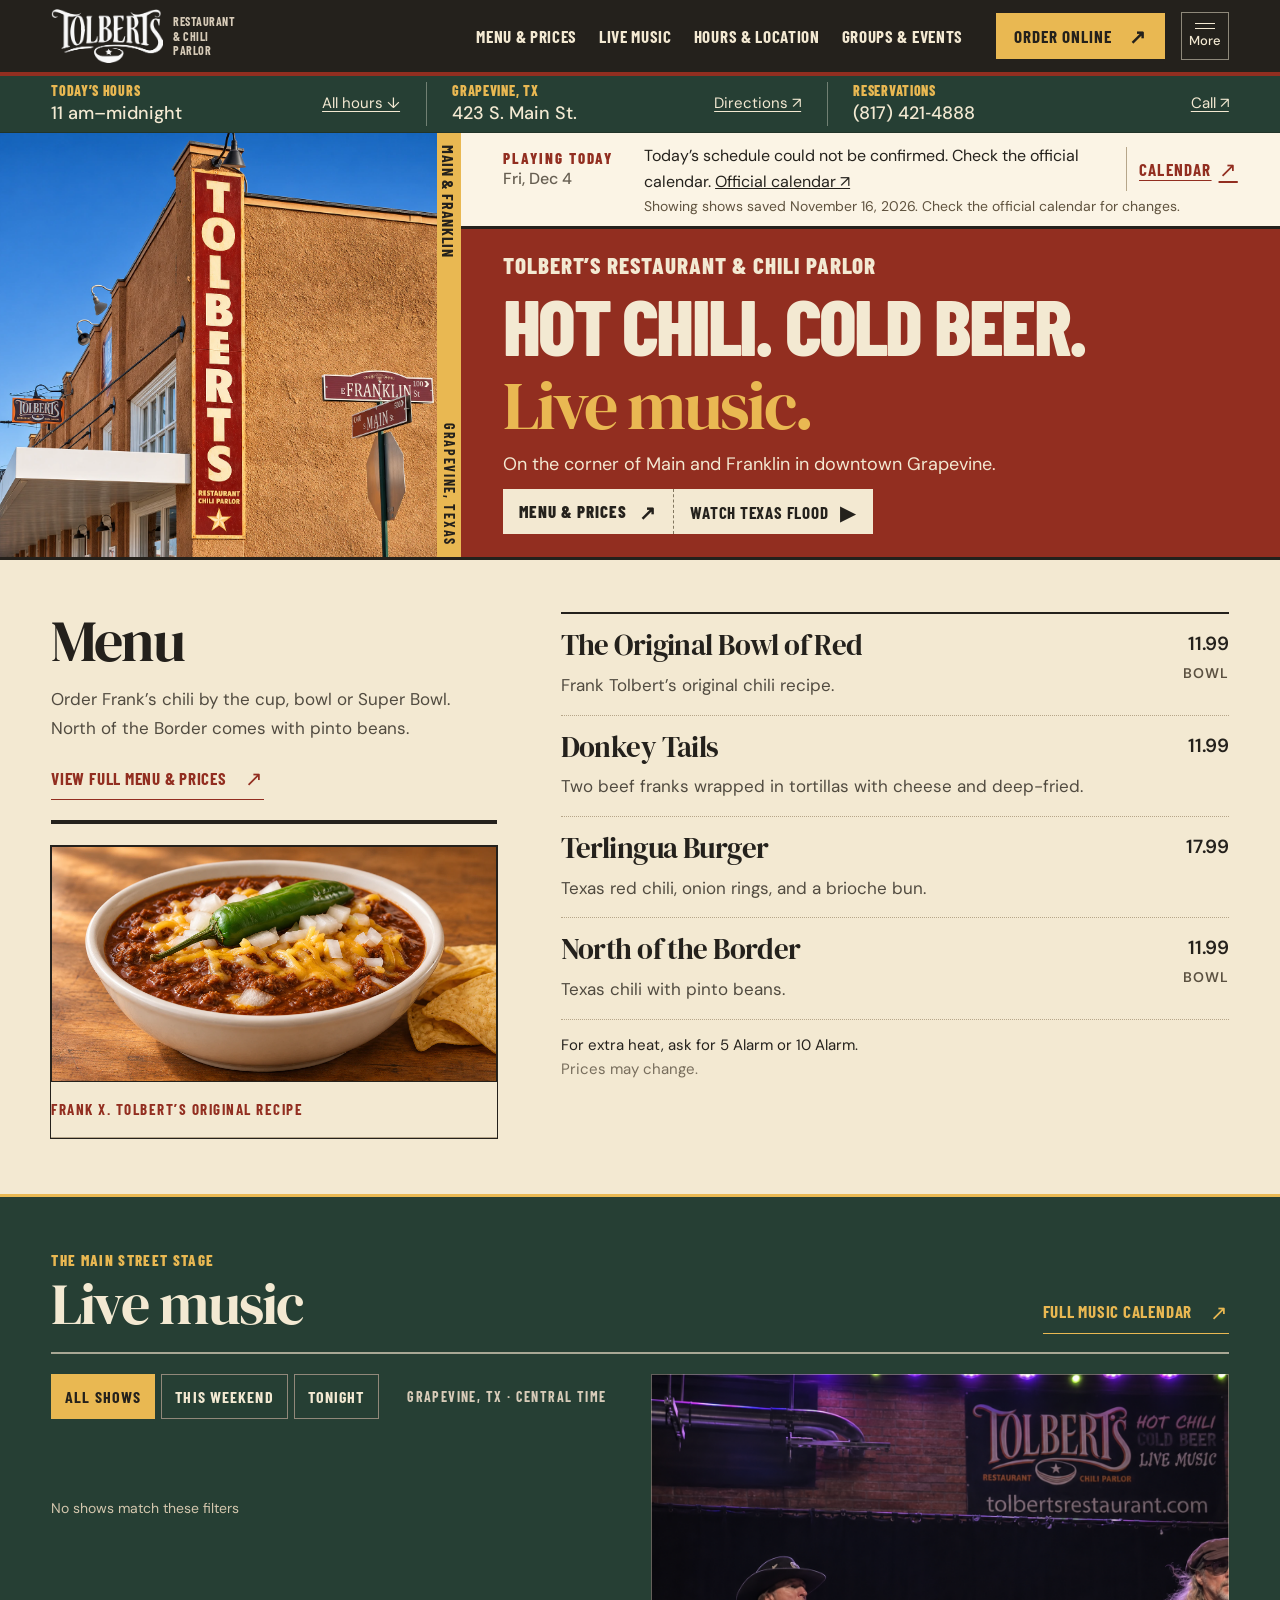
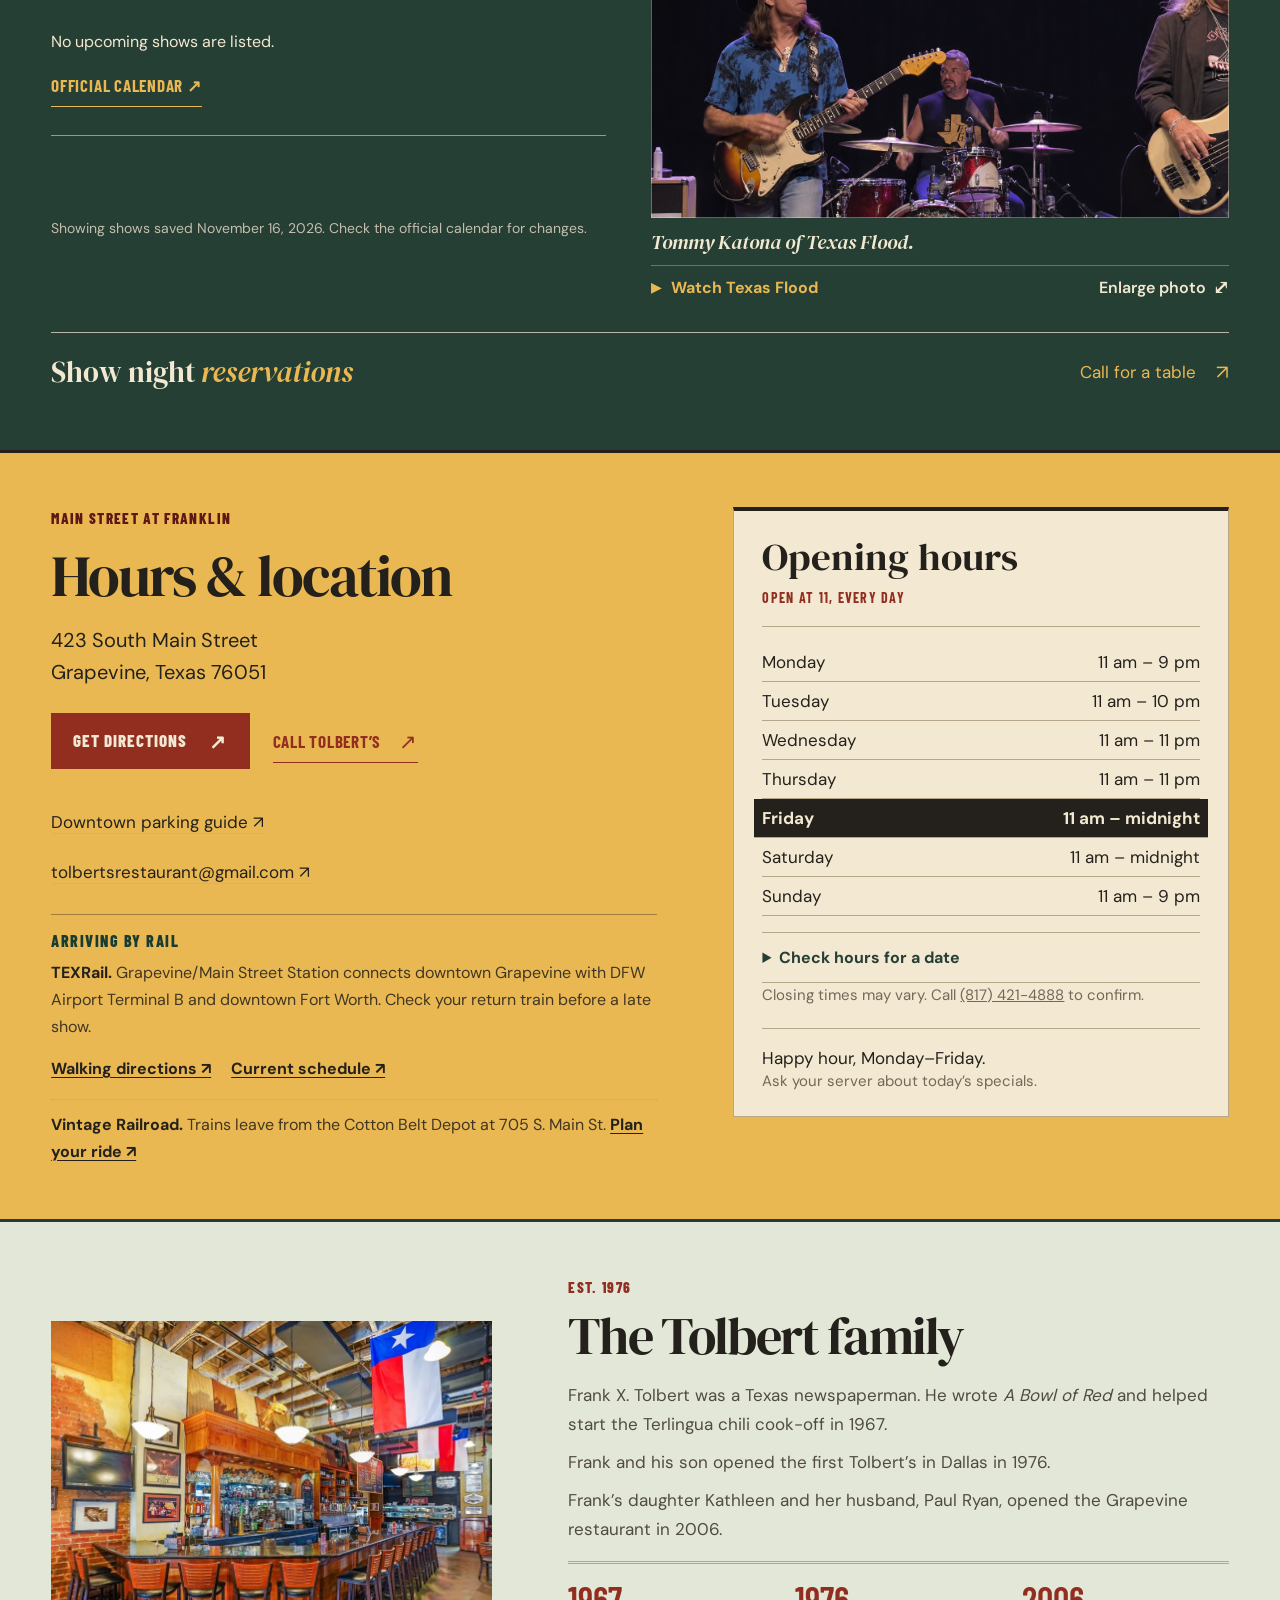
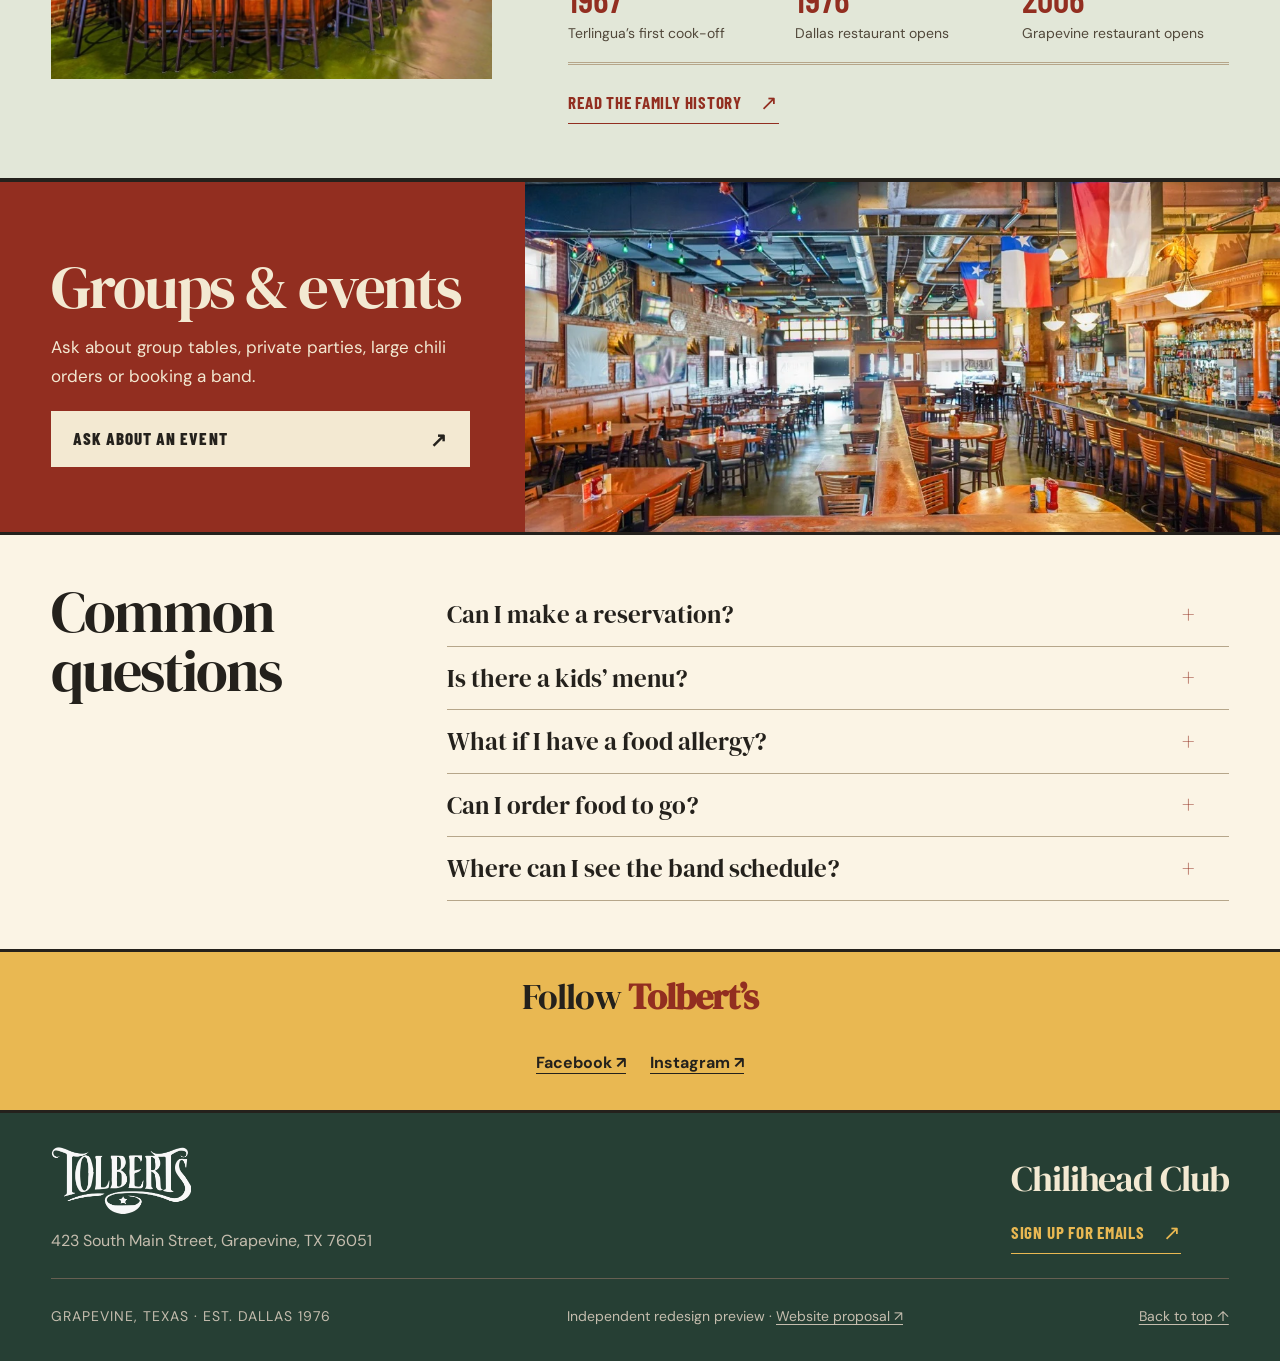
<file: index.html>
<!doctype html>
<html lang="en"><head><meta charset="UTF-8"><meta name="viewport" content="width=device-width,initial-scale=1"><meta name="theme-color" content="#263f34"><meta name="robots" content="noindex,nofollow"><title>Tolbert’s Restaurant &amp; Chili Parlor</title><meta name="description" content="Menu, live music, hours and directions for Tolbert’s at 423 S. Main St. in Grapevine, Texas."><meta property="og:title" content="Tolbert’s Restaurant &amp; Chili Parlor"><meta property="og:description" content="Menu, live music, hours and directions for Tolbert’s at 423 S. Main St. in Grapevine, Texas."><link rel="canonical" href="https://cmcnosky.github.io/tolberts-preview/"><meta property="og:url" content="https://cmcnosky.github.io/tolberts-preview/"><meta property="og:type" content="website"><link rel="icon" href="assets/favicon.svg"><link rel="stylesheet" href="fonts.css?v=2"><link rel="stylesheet" href="style.css?v=3"><link rel="stylesheet" href="parlor.css?v=5"><link rel="stylesheet" href="today-stage.css?v=8"><script src="common.js?v=4.2" defer></script><script src="shared-api.js?v=2" defer></script><script src="owner-content.js?v=9" defer></script><script src="owner-preview.js?v=14" defer></script><script src="calendar-data.js?v=3" defer></script><script src="music-model.js?v=12" defer></script><script src="music.js?v=20" defer></script><script src="app.js?v=19" defer></script><link rel="stylesheet" href="music-presentation.css?v=8"><link rel="stylesheet" href="photo-presentation.css?v=6"><meta property="og:image" content="https://cmcnosky.github.io/tolberts-preview/assets/social-preview-20261120-main-street-bowl-stage-v2.jpg"><meta property="og:image:width" content="1200"><meta property="og:image:height" content="630"><meta property="og:image:type" content="image/jpeg"><meta property="og:image:alt" content="The red Tolbert’s Main Street sign fills the left half. A gold Main &amp; Franklin rail separates it from a Bowl of Red above Texas Flood guitarist Tommy Katona and his drummer."><meta name="twitter:card" content="summary_large_image"><meta name="twitter:title" content="Tolbert’s Restaurant &amp; Chili Parlor"><meta name="twitter:description" content="Menu, live music, hours and directions for Tolbert’s at 423 S. Main St. in Grapevine, Texas."><meta name="twitter:image" content="https://cmcnosky.github.io/tolberts-preview/assets/social-preview-20261120-main-street-bowl-stage-v2.jpg"><meta name="twitter:image:alt" content="The red Tolbert’s Main Street sign fills the left half. A gold Main &amp; Franklin rail separates it from a Bowl of Red above Texas Flood guitarist Tommy Katona and his drummer."><link rel="stylesheet" href="guest-finish.css?v=1"><link rel="stylesheet" href="owner-access.css?v=5"><script src="owner-model.js?v=20261109.2" defer></script><script src="owner-access.js?v=3" defer></script><link rel="stylesheet" href="home-editorial.css?v=13"><link rel="stylesheet" href="editorial-readability.css?v=2"><link rel="stylesheet" href="home-sections.css?v=2"></head>
<body class="parlor-skin editorial-home">
<a class="skip" href="#main">Skip to content</a>
<header class="header"><a class="brand" href="#" aria-label="Tolbert’s home"><img src="assets/logo-white.png" alt="Tolbert’s" width="162" height="78"><span>RESTAURANT &amp;<br class="brand-tagline-break"> CHILI PARLOR</span></a><nav class="desktop-nav" aria-label="Main navigation"><a href="menu.html">Menu &amp; prices</a><a href="music.html">Live music</a><a href="#visit">Hours &amp; location</a><a href="#groups">Groups &amp; events</a></nav><a class="button small order-link" href="https://order.spoton.com/rbbt-tolberts-restaurant-and-chili-parlor-15291/grapevine-tx/64e7d0d48137b6003f171eba" target="_blank" rel="noopener">Order online <span>↗</span></a><button class="nav-toggle" type="button" aria-label="More" aria-expanded="false" aria-controls="mobile-nav"><span></span><span></span><b>More</b></button></header>
<nav id="mobile-nav" class="mobile-nav" aria-label="More navigation" hidden><a href="menu.html">Menu &amp; prices</a><a href="music.html">Live music</a><a href="#visit">Hours &amp; location</a><a href="#groups">Groups &amp; events</a><a href="#story">Our story</a><a class="owner-nav-entry" href="owner.html" data-owner-entry><span data-owner-label>Login</span></a></nav>
<main id="main">

<section class="visit-summary with-today" aria-label="Visit essentials"><a href="#hours"><span>TODAY’S HOURS</span><strong id="today-hours">Open daily at 11 am</strong><small>All hours ↓</small></a><a href="https://www.google.com/maps/dir/?api=1&amp;destination=Tolbert%27s+Restaurant+423+S+Main+St+Grapevine+TX+76051" target="_blank" rel="noopener"><span>GRAPEVINE, TX</span><strong>423 S. Main&nbsp;St.</strong><small>Directions ↗</small></a><a href="tel:+18174214888"><span>RESERVATIONS</span><strong>(817) 421‑4888</strong><small>Call ↗</small></a></section>
<section class="hero parlor-hero">
<section class="today-stage" id="playing-today" aria-labelledby="today-stage-heading">
  <div class="today-stage-heading"><p class="today-stage-label" id="today-stage-heading">Playing today</p><p id="today-stage-date"></p></div>
  <div class="today-stage-list" id="today-stage-list"><p class="today-empty">See today’s set times on <a href="https://tolbertsrestaurant.com/calendar/">Tolbert’s official calendar</a>.</p></div>
  <a class="text-link today-calendar" href="music.html" aria-label="Full music calendar">Calendar <span aria-hidden="true">↗</span></a>
  <p class="today-stage-source" id="today-stage-source" hidden></p>
</section>

<div class="hero-copy"><div class="eyebrow">TOLBERT’S RESTAURANT &amp; CHILI PARLOR</div><h1>Hot chili. <br>Cold beer.<br><em>Live music.</em></h1><p>On the corner of Main and Franklin in downtown Grapevine.</p><div class="actions"><a class="button" href="menu.html">Menu &amp; prices <span aria-hidden="true">↗</span></a><a class="text-link" data-watch-stage href="https://www.youtube.com/watch?v=QXPJKpmcp50&amp;t=8s">Watch Texas Flood <span aria-hidden="true">▶</span></a></div><div class="hero-bottom"><span class="ticket-mark" aria-hidden="true">LIVE<br>AT<br>TOLBERT’S</span><div><span class="small-label" id="next-show-label">NEXT ON STAGE</span><a id="next-show" href="#music">See the upcoming lineup →</a></div></div></div><div class="parlor-collage"><figure class="sign-print"><img src="assets/main-street-enhanced.webp" width="1277" height="1231" alt="The tall Tolbert’s sign at Main and Franklin in downtown Grapevine" fetchpriority="high"><figcaption><span>MAIN &amp; FRANKLIN</span><span>GRAPEVINE, TEXAS</span></figcaption></figure></div></section>

<section id="menu" class="menu-section section-pad"><div class="section-heading"><div><h2>Menu</h2></div><div class="heading-aside"><p>Order Frank’s chili by the cup, bowl or Super Bowl. North of the Border comes with pinto beans.</p><a class="text-link" href="menu.html">View full menu &amp; prices <span>↗</span></a></div></div><div class="food-layout"><div class="food-feature"><img src="assets/bowl-of-red-enhanced.webp" alt="Tolbert’s Bowl of Red topped with melted cheddar, diced onion and a whole green pepper." width="1726" height="911" loading="lazy"><div class="food-tag">FRANK X. TOLBERT’S ORIGINAL RECIPE</div></div><div class="food-picks"><a class="food-pick" href="menu.html?q=Original%20Texas"><div><h3>The Original Bowl of Red</h3><p>Frank Tolbert’s original chili recipe.</p></div><span class="price">11.99 <small>BOWL</small></span><span class="pick-arrow">↗</span></a><a class="food-pick" href="menu.html?q=Donkey%20Tails"><div><h3>Donkey Tails</h3><p>Two beef franks wrapped in tortillas with cheese and deep-fried.</p></div><span class="price">11.99</span><span class="pick-arrow">↗</span></a><a class="food-pick" href="menu.html?q=Terlingua%20Burger"><div><h3>Terlingua Burger</h3><p>Texas red chili, onion rings, and a brioche bun.</p></div><span class="price">17.99</span><span class="pick-arrow">↗</span></a><a class="food-pick" href="menu.html?q=North%20of%20the%20Border"><div><h3>North of the Border</h3><p>Texas chili with pinto beans.</p></div><span class="price">11.99 <small>BOWL</small></span><span class="pick-arrow">↗</span></a><div class="menu-footnote">For extra heat, ask for 5 Alarm or 10 Alarm.<br><span>Prices may change.</span></div></div></div></section>
<section id="music" class="music-section section-pad"><div class="section-heading"><div><div class="eyebrow">THE MAIN STREET STAGE</div><h2>Live music</h2></div><div class="heading-aside"><p></p><a class="text-link light" href="music.html">Full music calendar <span>↗</span></a></div></div><div class="lineup-toolbar"><div class="filter-group" role="group" aria-label="Filter shows"><button type="button" class="active" data-filter="all" aria-pressed="true">All shows</button><button type="button" data-filter="weekend" aria-pressed="false">This weekend</button><button type="button" data-filter="tonight" aria-pressed="false">Tonight</button></div><span>GRAPEVINE, TX · CENTRAL TIME</span></div><p id="show-count" class="show-count" role="status"></p><div id="show-grid" class="show-grid"><p>Loading shows… <a href="https://tolbertsrestaurant.com/calendar/" target="_blank" rel="noopener">View the official calendar ↗</a></p></div><noscript><p>For current shows, visit <a href="https://tolbertsrestaurant.com/calendar/">Tolbert’s official concert calendar</a>.</p></noscript><div class="stage-print" id="texas-flood">
  <figure class="stage-portrait">
    <img src="assets/texas-flood-enhanced-artwork.webp" loading="lazy" width="1430" height="1100" alt="Tommy Katona in a black hat, playing electric guitar beneath the Tolbert’s sign with the Texas Flood drummer behind him.">
    <figcaption>Tommy Katona of Texas Flood.</figcaption>
  </figure>
  <div class="stage-photo-actions">
    <a class="stage-watch" id="watch-texas-flood" href="https://www.youtube.com/watch?v=QXPJKpmcp50&amp;t=8s"><span aria-hidden="true">▶</span> Watch Texas Flood</a>
    <a class="stage-expand" id="enlarge-stage-photo" href="assets/texas-flood-enhanced-artwork.webp" aria-controls="stage-photo-dialog">Enlarge photo <span aria-hidden="true">⤢</span></a>
  </div>
</div><div class="lineup-bottom"><p id="lineup-source" role="status">Saved lineup · checked November 16, 2026. Checking the restaurant’s live calendar…</p><button type="button" id="show-more" class="text-link light" aria-expanded="false" aria-controls="show-grid">See the whole lineup <span>↓</span></button></div><div class="music-note"><span class="note-star">✦</span><p>Show night <em>reservations</em></p><a href="tel:+18174214888">Call for a table <span>↗</span></a></div></section>
<section id="visit" class="visit-section section-pad"><div class="visit-copy"><div class="eyebrow">MAIN STREET AT FRANKLIN</div><h2>Hours &amp; location</h2><p class="address">423 South Main Street<br>Grapevine, Texas 76051</p><div class="actions"><a class="button" href="https://www.google.com/maps/dir/?api=1&destination=Tolbert%27s+Restaurant+423+S+Main+St+Grapevine+TX+76051" target="_blank" rel="noopener">Get directions <span>↗</span></a><a class="text-link" href="tel:+18174214888">Call Tolbert’s <span>↗</span></a></div><div class="visit-links"><a href="https://www.grapevinetexasusa.com/plan-your-visit/parking/" target="_blank" rel="noopener">Downtown parking guide ↗</a><a href="mailto:tolbertsrestaurant@gmail.com">tolbertsrestaurant@gmail.com ↗</a></div><aside class="rail-access" aria-labelledby="rail-access-title"><h3 class="rail-kicker" id="rail-access-title">ARRIVING BY RAIL</h3><p><strong>TEXRail.</strong> Grapevine/Main Street Station connects downtown Grapevine with DFW Airport Terminal B and downtown Fort Worth. Check your return train before a late show.</p><div class="rail-links"><a href="https://www.google.com/maps/dir/?api=1&amp;origin=Grapevine%2FMain+Street+Station%2C+815+S+Main+St%2C+Grapevine%2C+TX+76051&amp;destination=Tolbert%27s+Restaurant%2C+423+S+Main+St%2C+Grapevine%2C+TX+76051&amp;travelmode=walking" target="_blank" rel="noopener">Walking directions ↗</a><a href="https://ridetrinitymetro.org/texrail-schedule/" target="_blank" rel="noopener">Current schedule ↗</a></div><p class="rail-vintage"><strong>Vintage Railroad.</strong> Trains leave from the Cotton Belt Depot at 705 S. Main St. <a href="https://www.grapevinetexasusa.com/gvrr/" target="_blank" rel="noopener">Plan your ride ↗</a></p></aside></div><div class="hours-panel" id="hours"><div class="hours-title"><h3>Opening hours</h3><span>OPEN AT 11, EVERY DAY</span></div><dl class="hours"><div><dt>Monday</dt><dd>11 am – 9 pm</dd></div><div><dt>Tuesday</dt><dd>11 am – 10 pm</dd></div><div><dt>Wednesday</dt><dd>11 am – 11 pm</dd></div><div><dt>Thursday</dt><dd>11 am – 11 pm</dd></div><div><dt>Friday</dt><dd>11 am – midnight</dd></div><div><dt>Saturday</dt><dd>11 am – midnight</dd></div><div><dt>Sunday</dt><dd>11 am – 9 pm</dd></div></dl>
<details class="visit-date-planner" hidden>
  <summary>Check hours for a date</summary>
  <div class="visit-date-fields">
    <label for="visit-date">When are you visiting?</label>
    <input type="date" id="visit-date" max="9999-12-31">
    <p id="visit-date-hours" role="status"></p>
    <a id="visit-date-music" href="music.html" hidden>See music for this date <span aria-hidden="true">→</span></a>
  </div>
</details>
<p>Closing times may vary. Call <a href="tel:+18174214888">(817) 421-4888</a> to confirm.</p><div class="happy-hour"><span>✦</span> Happy hour, Monday–Friday.<br><small>Ask your server about today’s specials.</small></div></div></section>
<section id="story" class="story-section section-pad"><div class="story-image"><img src="assets/bar.webp" alt="Tolbert’s wooden bar, Texas flags and brick walls" width="1080" height="720" loading="lazy"><div class="photo-note"></div></div><div class="story-copy"><div class="eyebrow">EST. 1976</div><h2>The Tolbert family</h2><p>Frank X. Tolbert was a Texas newspaperman. He wrote <cite>A Bowl of Red</cite> and helped start the Terlingua chili cook-off in 1967.</p><p>Frank and his son opened the first Tolbert’s in Dallas in 1976.</p><p>Frank’s daughter Kathleen and her husband, Paul Ryan, opened the Grapevine restaurant in 2006.</p><div class="story-timeline"><div><strong>1967</strong><span>Terlingua’s first cook-off</span></div><div><strong>1976</strong><span>Dallas restaurant opens</span></div><div><strong>2006</strong><span>Grapevine restaurant opens</span></div></div><a href="https://tolbertsrestaurant.com/about/" class="text-link" target="_blank" rel="noopener">Read the family history <span>↗</span></a></div></section>
<section id="groups" class="gather-section"><img src="assets/dining-room.webp" alt="Dining tables and chairs inside Tolbert’s on Main Street" loading="lazy" width="1080" height="720"><div class="gather-content"><div class="eyebrow"></div><h2>Groups &amp; events</h2><p>Ask about group tables, private parties, large chili orders or booking a band.</p><button type="button" class="button cream" id="inquiry-open">Ask about an event <span>↗</span></button></div></section>
<section class="faq-section"><div><h2>Common questions</h2></div><div class="faqs"><details><summary>Can I make a reservation?<span>+</span></summary><p>Call <a href="tel:+18174214888">(817) 421-4888</a> for a table. If you’re coming for a band, ask about seating and any cover charge.</p></details><details><summary>Is there a kids’ menu?<span>+</span></summary><p>Yes. Kids’ meals include fries and a drink.</p></details><details><summary>What if I have a food allergy?<span>+</span></summary><p>Tell your server before you order. A gluten-free menu is available on request. Fried items are cooked in beef tallow.</p></details><details><summary>Can I order food to go?<span>+</span></summary><p><a class="external-order" href="https://order.spoton.com/rbbt-tolberts-restaurant-and-chili-parlor-15291/grapevine-tx/64e7d0d48137b6003f171eba" target="_blank" rel="noopener">Order online</a> for pickup or delivery. Call for large chili orders.</p></details><details><summary>Where can I see the band schedule?<span>+</span></summary><p>Check the <a href="music.html">music calendar</a> for bands and set times.</p></details></div></section>
<div class="social-strip"><img src="assets/stage.webp" alt="Musicians performing on the Tolbert’s stage" width="1080" height="720" loading="lazy"><div><h3>Follow <em>Tolbert’s</em></h3><div id="social-links"><a href="https://www.facebook.com/tolbertsrestaurant" target="_blank" rel="noopener">Facebook ↗</a><a href="https://www.instagram.com/tolbertsrestaurant/" target="_blank" rel="noopener">Instagram ↗</a></div></div><img src="assets/dining-room.webp" alt="The warm dining room at Tolbert’s on Main Street" width="1080" height="720" loading="lazy"></div>
<noscript><div class="noscript-note">For groups and events, email <a href="mailto:tolbertsrestaurant@gmail.com">tolbertsrestaurant@gmail.com</a> or call <a href="tel:+18174214888">(817) 421-4888</a>.</div></noscript>
</main>
<footer><div class="footer-top"><div><img src="assets/logo-white.png" alt="Tolbert’s" width="200" height="96"><p>423 South Main Street, Grapevine, TX 76051</p></div><div><h3>Chilihead Club</h3><a class="text-link light" id="newsletter-link" href="https://visitor.r20.constantcontact.com/manage/optin?v=0014Ogu2wnBvl8_ZbMlMzQ9KVX9rpr_smoVitHZKZig-keypGiny6WIeEEgXcEOx1-AiOhKLXw2Q2L0sW0VsGJ6VT7G5BoeQ4qErEvgGW2CZEo%3D" target="_blank" rel="noopener">Sign up for emails <span>↗</span></a></div></div><div class="footer-bottom"><span>GRAPEVINE, TEXAS · EST. DALLAS 1976</span><span>Independent redesign preview · <a href="proposal.html">Website proposal ↗</a></span><a href="#">Back to top ↑</a></div></footer>
<nav class="mobile-bottom" aria-label="Quick actions"><a href="menu.html" aria-label="Menu and prices">Menu</a><a href="music.html">Live music</a><a href="#visit" aria-label="Hours and location">Hours</a><a href="https://order.spoton.com/rbbt-tolberts-restaurant-and-chili-parlor-15291/grapevine-tx/64e7d0d48137b6003f171eba" target="_blank" rel="noopener">Order ↗</a></nav>
<dialog id="stage-photo-dialog" aria-labelledby="stage-photo-title">
  <div class="stage-photo-bar"><h2 id="stage-photo-title">Stage photo</h2><button id="stage-photo-zoom" type="button">Zoom in</button><button type="button" class="close-dialog" aria-label="Close enlarged photo" autofocus>×</button></div>
  <div class="stage-photo-viewport"><img loading="lazy" src="assets/texas-flood-enhanced-artwork.webp" alt="Tommy Katona in a black hat, playing electric guitar beneath the Tolbert’s sign with the Texas Flood drummer behind him."></div>
</dialog>
<dialog id="stage-film" aria-labelledby="stage-film-title" aria-describedby="stage-film-context">
  <div class="stage-film-header">
    <div><p id="stage-film-context">Texas Flood with Wes Jeans · Live at Tolbert’s</p><h2 id="stage-film-title">Cheap Sunglasses</h2></div>
    <button type="button" class="close-dialog" aria-label="Close video" autofocus>×</button>
  </div>
  <div class="stage-player"></div>
  <template id="stage-film-template">
    <iframe title="Texas Flood with Wes Jeans playing Cheap Sunglasses at Tolbert’s" width="960" height="540"
      src="https://www.youtube-nocookie.com/embed/QXPJKpmcp50?enablejsapi=1&amp;start=8&amp;autoplay=1&amp;mute=1&amp;playsinline=1&amp;rel=0"
      allow="autoplay; encrypted-media; picture-in-picture; fullscreen" referrerpolicy="strict-origin-when-cross-origin" allowfullscreen></iframe>
  </template>
  <div class="stage-film-credit"><button id="stage-sound" type="button" hidden>Turn sound on</button><span id="stage-sound-hint">Use the player’s speaker button for sound.</span><a href="https://www.youtube.com/watch?v=QXPJKpmcp50&amp;t=8s" target="_blank" rel="noopener">Watch on YouTube ↗</a></div>
</dialog>
<dialog id="show-dialog" class="compact-dialog" aria-label="Show details"><div class="show-dialog-bar"><span>Live at Tolbert’s</span><button type="button" class="close-dialog" aria-label="Close show details">×</button></div><div id="show-details"></div></dialog>
<dialog id="inquiry-dialog" class="compact-dialog" aria-labelledby="inquiry-title"><button type="button" class="close-dialog" aria-label="Close inquiry">×</button><h2 id="inquiry-title">Ask about an event</h2><p>Add your details below. You’ll send the request from your email app.</p><form id="inquiry-form"><label>Your name<input name="name" type="text" required autocomplete="name" placeholder="Name" maxlength="100"></label><div class="form-row"><label>What’s it for?<select name="occasion"><option>Group dining</option><option>Private event</option><option>Chili for a crowd</option><option>Band booking</option><option>Something else</option></select></label><label>Preferred date (if known)<input name="date" type="date"></label></div><label>Group size (if known)<input name="size" type="number" min="1" placeholder="Number of guests"></label><label>Anything else?<textarea name="message" rows="3" maxlength="1200" placeholder="Time, questions or special requests"></textarea></label><button class="button" type="submit">Prepare email <span>↗</span></button><p class="fine">Tolbert’s will confirm availability. To ask by phone, call <a href="tel:+18174214888">(817) 421-4888</a>.</p></form><div id="inquiry-result" tabindex="-1" hidden><h3>Review your email</h3><p>Open your email app to send this to Tolbert’s.</p><pre id="inquiry-message"></pre><div class="actions"><a id="inquiry-send" class="button" href="mailto:tolbertsrestaurant@gmail.com">Open email app ↗</a><button type="button" id="inquiry-copy" class="text-link">Copy message</button></div><p id="copy-status" role="status"></p><button type="button" id="inquiry-edit" class="text-link">← Edit details</button></div></dialog>

<div id="toast" role="status"></div>
</body></html>
</file>
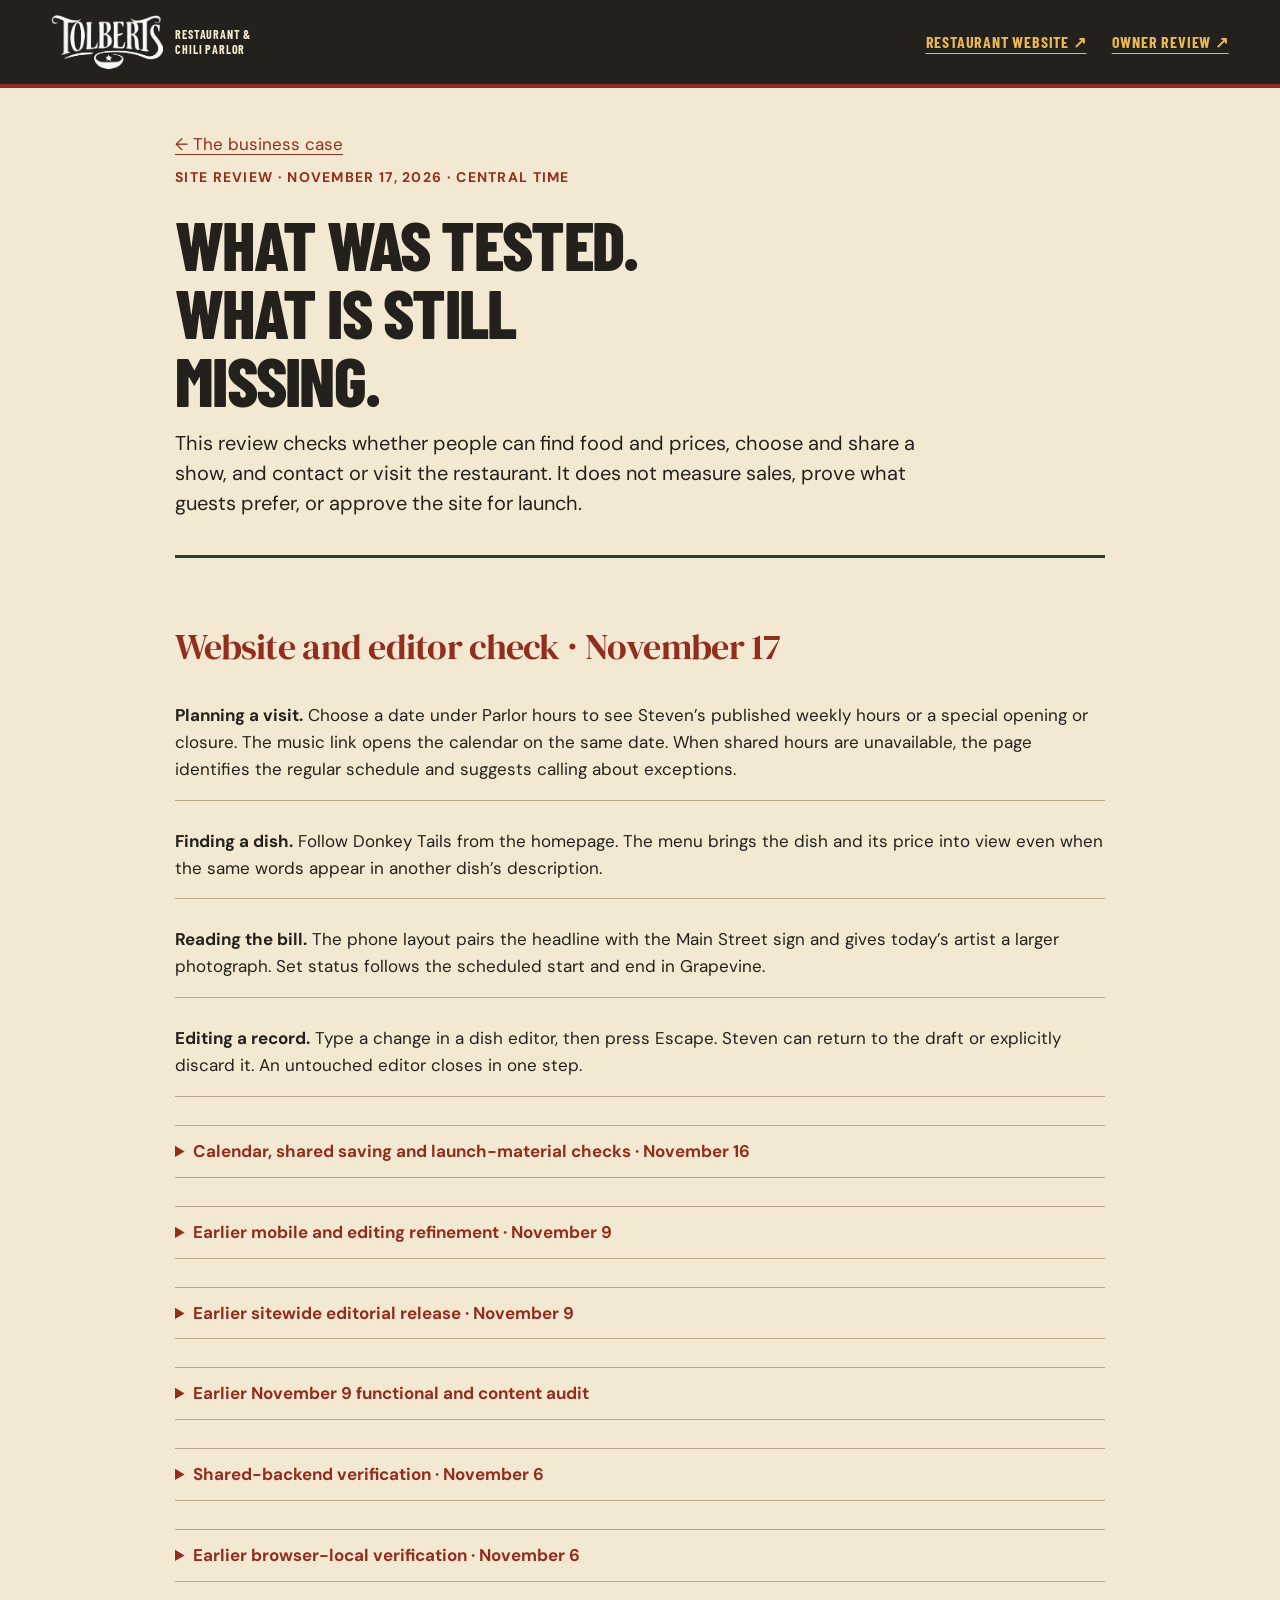
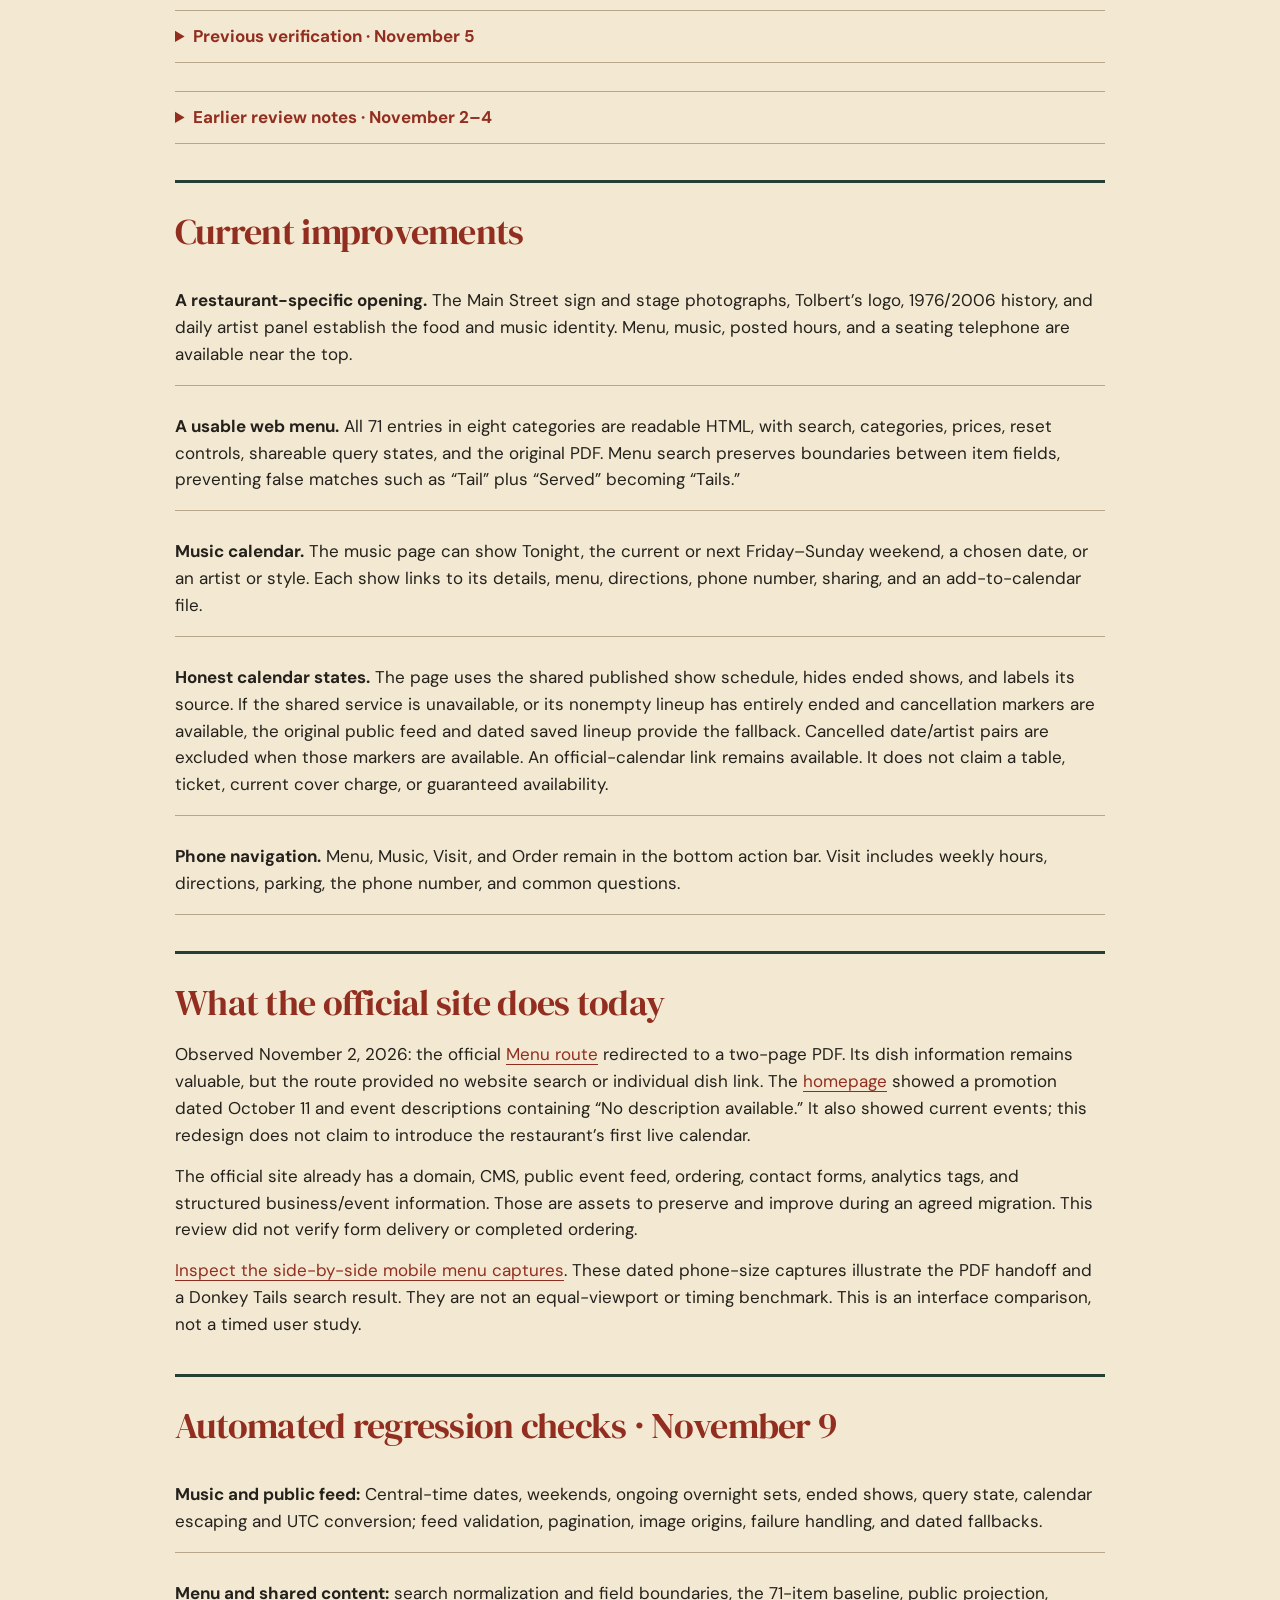
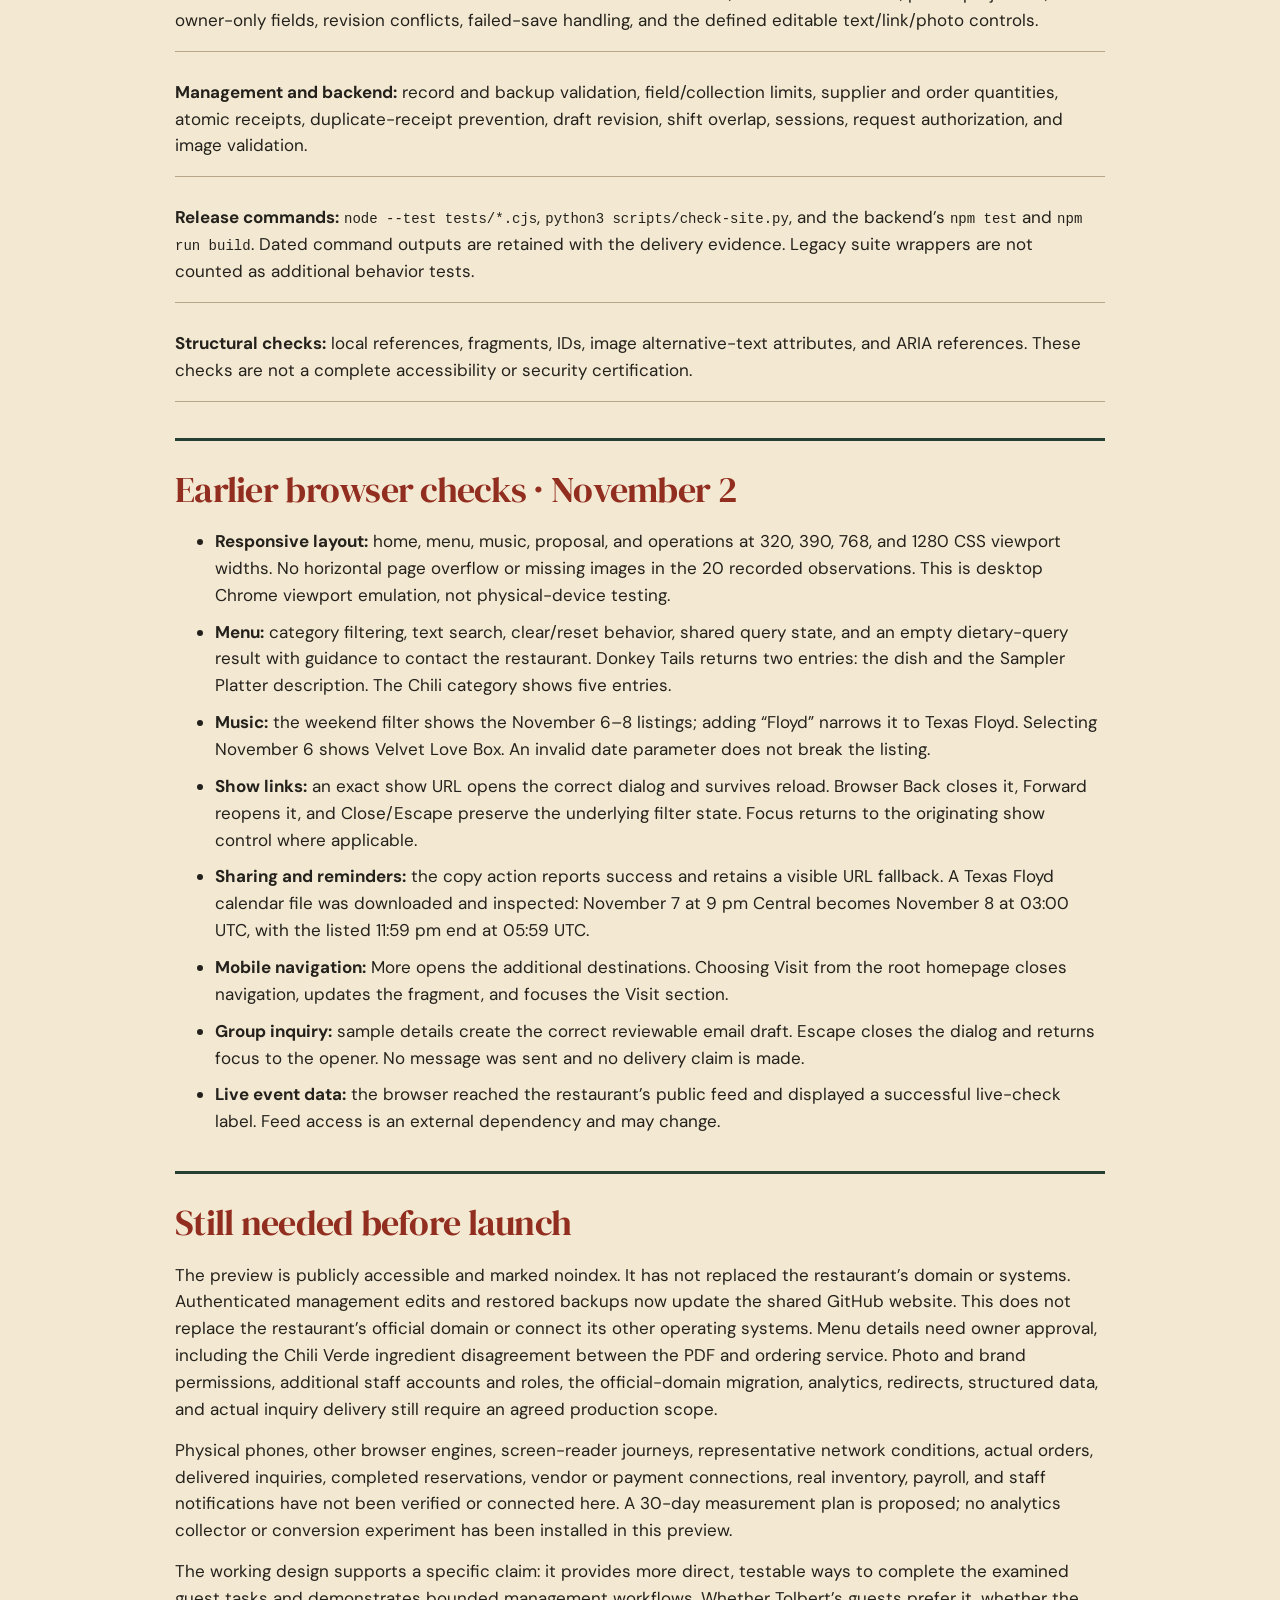
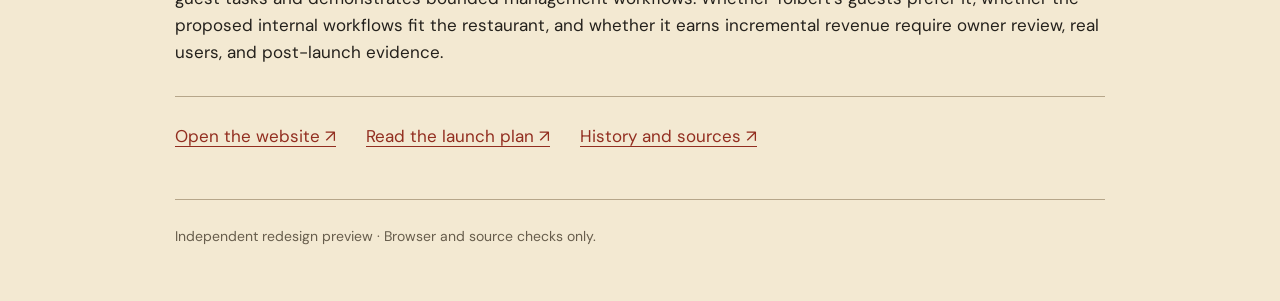
<file: audit.html>
<!doctype html>
<html lang="en"><head><meta charset="utf-8"><meta name="viewport" content="width=device-width,initial-scale=1"><meta name="theme-color" content="#263f34"><meta name="robots" content="noindex,nofollow"><title>Website Checks | Tolbert’s</title><meta name="description" content="What was tested on the website, when it was tested and what still needs checking."><link rel="canonical" href="https://cmcnosky.github.io/tolberts-preview/audit.html"><link rel="icon" href="assets/favicon.svg"><link rel="stylesheet" href="fonts.css"><link rel="stylesheet" href="review.css?v=3"><meta property="og:title" content="Website Checks | Tolbert’s"><meta property="og:description" content="What was tested on the website, when it was tested and what still needs checking."><meta property="og:type" content="article"><meta property="og:url" content="https://cmcnosky.github.io/tolberts-preview/audit.html"><meta property="og:image" content="https://cmcnosky.github.io/tolberts-preview/assets/social-preview-20261120-main-street-bowl-stage-v2.jpg"><meta property="og:image:width" content="1200"><meta property="og:image:height" content="630"><meta property="og:image:type" content="image/jpeg"><meta property="og:image:alt" content="The red Tolbert’s Main Street sign fills the left half. A gold Main &amp; Franklin rail separates it from a Bowl of Red above Texas Flood guitarist Tommy Katona and his drummer."><meta name="twitter:card" content="summary_large_image"><meta name="twitter:title" content="Website Checks | Tolbert’s"><meta name="twitter:description" content="What was tested on the website, when it was tested and what still needs checking."><meta name="twitter:image" content="https://cmcnosky.github.io/tolberts-preview/assets/social-preview-20261120-main-street-bowl-stage-v2.jpg"><meta name="twitter:image:alt" content="The red Tolbert’s Main Street sign fills the left half. A gold Main &amp; Franklin rail separates it from a Bowl of Red above Texas Flood guitarist Tommy Katona and his drummer."><link rel="stylesheet" href="document-editorial.css?v=3">
<link rel="stylesheet" href="editorial-readability.css?v=2"></head><body class="editorial-document"><a class="document-skip" href="#document-main">Skip to content</a><header class="document-masthead"><a class="document-brand" href="index.html" aria-label="Tolbert’s home"><img src="assets/logo-white.png" alt="Tolbert’s" width="162" height="78"><span>RESTAURANT &amp;<br>CHILI PARLOR</span></a><nav aria-label="Review navigation"><a href="index.html">Restaurant website ↗</a><a href="proposal.html">Owner review ↗</a></nav></header><main id="document-main">
<a class="back" href="proposal.html">← The business case</a><p class="eyebrow">SITE REVIEW · NOVEMBER 17, 2026 · CENTRAL TIME</p><h1>What was tested.<br>What is still missing.</h1>
<p class="lede">This review checks whether people can find food and prices, choose and share a show, and contact or visit the restaurant. It does not measure sales, prove what guests prefer, or approve the site for launch.</p>
<section aria-labelledby="november-17-audit"><h2 id="november-17-audit">Website and editor check · November 17</h2>
<ul class="audit-ledger">
<li><strong>Planning a visit.</strong> Choose a date under Parlor hours to see Steven’s published weekly hours or a special opening or closure. The music link opens the calendar on the same date. When shared hours are unavailable, the page identifies the regular schedule and suggests calling about exceptions.</li>
<li><strong>Finding a dish.</strong> Follow Donkey Tails from the homepage. The menu brings the dish and its price into view even when the same words appear in another dish’s description.</li>
<li><strong>Reading the bill.</strong> The phone layout pairs the headline with the Main Street sign and gives today’s artist a larger photograph. Set status follows the scheduled start and end in Grapevine.</li>
<li><strong>Editing a record.</strong> Type a change in a dish editor, then press Escape. Steven can return to the draft or explicitly discard it. An untouched editor closes in one step.</li>
</ul></section>
<details class="earlier-audits"><summary>Calendar, shared saving and launch-material checks · November 16</summary>
<section aria-labelledby="november-16-audit"><h2 id="november-16-audit">Review · November 16</h2>
<ul class="audit-ledger">
<li><strong>Music freshness repaired:</strong> the shared lineup ended November 15 while the official calendar already listed eight upcoming shows. A nonempty, entirely ended shared schedule can now check the official feed. An intentionally empty schedule remains authoritative, and owner preview remains the exact shared schedule. A bounded public cancellation list prevents matching cancelled date/artist pairs from returning through the fallback; older backend responses keep automatic fallback disabled.</li>
<li><strong>Artist photographs and source labels:</strong> all eight November 16–22 artists have current packaged artwork for use when live image lookup fails. Dates and artist names remain outside photographs. Live, saved, and shared sources are distinguished. The official calendar and artwork disagree on the November 22 Country Dead start time; Tolbert’s must confirm that detail.</li>
<li><strong>Owner controls:</strong> a mistyped current password no longer discards a still-valid session. Repeated text, photograph, and team-edit buttons have specific accessible names. The music editor explains when its stored lineup has ended. Failed or unconfirmed Hours and Settings saves retain a separate copy of submitted values without silently reapplying them over confirmed data.</li>
<li><strong>Live saving and restoration:</strong> one labelled sample inventory count changed from 3 to 4, survived logout and a fresh sign-in, and was restored to 3 and checked after reload. Exported before/after workspace records matched except for the two expected activity entries. This trial did not change public restaurant content or contact a supplier.</li>
<li><strong>Browser journeys:</strong> menu search and categories; tonight, weekend, and artist filters; show details; a downloaded calendar file; a reviewable group-inquiry draft; dish, photo, copy, and show editors; required-field validation; Hours cancel/discard protection; backup download; and logout were exercised. The inquiry button now binds immediately while shared content loads. No email was sent.</li>
<li><strong>Responsive checks:</strong> all eleven root pages and all twelve signed-in workspace sections were checked at 320, 390, 768, and 1280 CSS-pixel widths. No horizontal page overflow was found in those 92 observations. Account text fields measured 16px in the inspected phone-sized dish editor. These are desktop-browser viewport checks, not physical-device or assistive-technology certification.</li>
<li><strong>Presentation and evidence:</strong> the established editorial aesthetic is retained. The new 1200 × 630 share image uses the current white logo, chili red, cream/gold, Main Street photograph, and green footer. The two-page decision brief has larger evidence/support paragraphs; its offer is unchanged. The PDF remains untagged.</li>
<li><strong>Verification:</strong> the frontend runner passes 78 tests, including three legacy suite wrappers; the backend passes 14 isolated tests. The static checker validates 11 pages, 375 local references, 177 unique IDs, and all 71 baseline menu entries.</li>
<li><strong>Scope:</strong> automated checks cover the changed contracts, failed saves, calendar policy, validation, and cache behavior. Provider uptime, completed customer transactions, supplier fulfillment, staff notifications, and measured commercial results are not established by this audit. Existing third-party link-preview caches remain outside the website’s control.</li>
</ul></section></details>
<details class="earlier-audits"><summary>Earlier mobile and editing refinement · November 9</summary>
<section aria-labelledby="mobile-refinement"><h2 id="mobile-refinement">Mobile and editing refinement · November 9</h2>
<ul class="audit-ledger">
<li><strong>Mobile usability:</strong> larger visit links and quick-action labels, a headline that avoids the awkward narrow-screen “Cold beer” split, and 16px account form controls. The signed-in workspace has a compact, sticky section selector; every existing section remains available.</li>
<li><strong>Unsaved work:</strong> Hours and Settings entries are checked before section changes, guest-page exits, logout, or reload. Changed editor fields also receive browser-exit protection. Explicit Cancel remains available for discarding an editor.</li>
<li><strong>Saving:</strong> an editor shows “Working…” and locks its controls while its operation is pending. Rejected or unconfirmed saves keep the entered values available for review and copying, disable stale resubmission, and explain how to reopen current records. Session expiry requests sign-in after the editor is closed. An unconfirmed response is not described as a definitely rejected save.</li>
<li><strong>Menu loading:</strong> searches and category choices entered while shared content is loading are preserved. This fixes a reproduced case in which an early search disappeared when the shared menu arrived.</li>
<li><strong>Link preview:</strong> a new, versioned 1200 × 630 image uses the current white logo, black masthead, chili red, cream/gold typography, Main Street photograph, and green footer. Open Graph and Twitter references use the new asset. Refreshing an already cached preview remains controlled by the app displaying it.</li>
<li><strong>Verification scope:</strong> targeted browser checks and automated regression tests cover these repairs. Failure tests use controlled responses; they do not intentionally disrupt the live service. No restaurant business records are changed by this refinement audit.</li>
</ul></section>
</details>
<details class="earlier-audits"><summary>Earlier sitewide editorial release · November 9</summary>
<section aria-labelledby="editorial-release"><h2 id="editorial-release">Sitewide design update · November 9</h2>
<div class="note">The current homepage design now carries through the menu, music calendar, login area, and review pages. It uses the white Tolbert’s logo with chili red, cream, gold, and deep green. The previous homepage remains available for comparison.</div>
<ul class="audit-ledger">
<li><strong>Guest workflows:</strong> menu search, category filtering, empty-search recovery, reset to 71 entries, music date/search filters, show details, copyable show links, a downloaded calendar reminder, and inquiry-draft preparation were exercised with the new styling. Escape returned focus after closing show details. No inquiry was sent.</li>
<li><strong>Responsive layout:</strong> all 11 root HTML pages were checked at 320, 768, and 1280 CSS pixels. No horizontal page overflow was found after fixing the narrow-screen story heading. These are desktop-browser viewport checks, not physical-device certification.</li>
<li><strong>Presentation repairs:</strong> small text on red panels now uses cream for stronger contrast, the login action remains visibly gold, and the share image matches the current white-logo design. Show photographs remain contained and dates stay outside the image.</li>
<li><strong>Regression checks:</strong> the frontend Node runner passes 63 tests, including three legacy suite wrappers; their separate menu, feed, and music checks pass 7, 13, and 24 assertions respectively. The backend passes 14 isolated API tests and rebuilds to the same delivered bundle. The static checker validates local references, duplicate IDs, and the 71-entry menu baseline.</li>
<li><strong>Published account checks:</strong> More → Login, authorized sign-in, session persistence after reload, guest preview, and logout were exercised on GitHub Pages. All 12 signed-in management sections fit at 320, 768, and 1280 CSS pixels (36 observations), with no horizontal page overflow or broken loaded image. Dish, show, homepage-text, and photograph dialogs opened and were cancelled without saving business changes.</li>
<li><strong>Scope:</strong> this release changes presentation and navigation labels. Existing application scripts, account permissions, shared records, and backend code remain unchanged. Save and conflict behavior is covered by isolated tests and the separately dated live verification below; this styling pass does not repeat destructive or public-content write trials.</li>
</ul></section>
</details>
<details class="earlier-audits"><summary>Earlier November 9 functional and content audit</summary>
<div class="note"><strong>Final review · November 9:</strong> The established cream, red, and green design is retained. This pass checks the working guest site, shared editor, recoverable saves, and the documents used to evaluate the purchase.</div>
<ul class="audit-ledger">
<li><strong>Guest journeys:</strong> dish search and reset, Tonight filtering, no-result recovery, show-link copying, and calendar download were exercised. The Byron Haynie reminder preserves November 9, 7–9 pm Central as November 10, 01:00–03:00 UTC. Show artwork remains contained; Escape closes the dialog and restores focus to its show link.</li>
<li><strong>Responsive observations:</strong> eight pages and twelve signed-in management sections were checked at 320, 768, and 1280 CSS-pixel widths. No horizontal page overflow or broken loaded image was found in the 24 page and 36 management observations. These are desktop-browser viewport checks.</li>
<li><strong>Shared editing and recovery:</strong> a temporary unavailable dish with a new category and uploaded photograph survived save and reload. A clearly labeled announcement appeared on a separate public tab. A reviewed backup restore first downloaded a recovery copy, then returned all business records to the baseline. All business records matched the baseline afterward; activity retained the audit trail. The test dish and public notice were removed; the account was signed out.</li>
<li><strong>Repairs:</strong> Playing Today now retains a previous-date overnight set only while it is still running. Shared records and backup imports gain consistent field and collection bounds, with rejected saves preserving the last saved state. Backup wording distinguishes data and photo references from the separate photo store. The aggregate workspace limit now gives accurate guidance for text-heavy imports, and each shift action retains one activity entry rather than a duplicate.</li>
<li><strong>Current content:</strong> the eight upcoming shared shows matched the official calendar on November 9. The ordering link opened Tolbert’s at 423 S. Main Street; parking and Vintage Railroad destinations loaded. Fish Tacos and Key Lime Pie prices, and the Chili Verde protein, still differ between the website baseline/PDF and SpotOn and require Steven’s decision.</li>
<li><strong>Evidence limits:</strong> no customer inquiry, order, reservation, payment, supplier message, payroll action, or staff notification was sent. These checks do not establish uptime, guest preference, sales improvement, complete accessibility, or a security certification. Physical-device, assistive-technology, production-account, and actual delivery checks remain launch work.</li>
</ul>
<p>The <a href="proposal.html#offer">public proposal</a> and <a href="assets/tolberts-business-case.pdf?v=20261116.1">current decision brief</a> describe the same proposed offer: complimentary supported evaluation, fully negotiable build price, three included calendar months after launch, and optional $200 monthly care. The editor’s defined controls are distinguished from customization work performed by Chris.</p>
</details>
<details class="earlier-audits"><summary>Shared-backend verification · November 6</summary>
<div class="note"><strong>Shared publishing · November 6:</strong> The GitHub website now connects to a shared database and photograph store. Steven’s authenticated saves update the ordinary visitor pages and load on other signed-in devices. The public response contains guest content only; staff, schedules, inventory, purchasing, and account data stay behind authorization. Revision checks reject an older device’s save if a newer version already exists. Supplier submissions, payments, POS, payroll, and notifications remain unconnected.</div>
<p>More → Login opens the management interface with server-side account authentication. Account credentials are supplied separately. A backup restore now affects the shared workspace and published visitor content; it requires review and a recovery download. The established guest design is retained.</p>
<p><strong>Shared-backend verification:</strong> Two independently authenticated sessions read the same saved revision. An anonymous request received the updated public content and uploaded photograph; unauthorized workspace requests were rejected, and a stale save returned a conflict. The live website login, dish price/photo save, public-menu rendering, and reload persistence were exercised. The test dish was restored. These are service and desktop-browser checks, not physical-device or penetration-test certification.</p>
</details>
<details class="earlier-audits"><summary>Earlier browser-local verification · November 6</summary>
<div class="note"><strong>November 6 finishing audit:</strong> The guest design, readable logo block, green visit strip, unobstructed artist photographs, and More → Login entrance are preserved. The expanded management demonstration adds direct website editing, richer menu records, editable drafts, schedules, and portable backups without presenting those browser-local tools as live production connections.</div>
<ul class="audit-ledger">
<li><strong>85 named automated cases:</strong> 21 music-model, 13 feed, 7 menu, 31 management-model, 5 management-content, and 8 persistence cases pass. Malformed same-day event times are omitted before rendering; saved purchase records require consistent suppliers and lifecycle timestamps; shift conflicts, backup envelopes, editable website fields, and stored-image boundaries are covered.</li>
<li><strong>Save failures:</strong> management edits are restored to the last saved state if browser storage refuses the write. The page explicitly reports that the change was not saved. Supplier mismatches are rejected before any receipt changes inventory.</li>
<li><strong>Two-tab protection:</strong> ordinary saves in a second tab close the older open editor and load the latest saved copy. Before saving, the workspace also checks whether its stored snapshot has changed, covering delayed tab-update notifications. Regression cases check rejection of stale writes, inaccessible storage, failed writes, and rollback. Browser-local storage still does not provide a shared or fully transactional production database.</li>
<li><strong>Saved calendar snapshot:</strong> the November 6 fallback contains 12 shows with local artwork. Its names, styles, dates, and times matched the official feed when checked November 6. Velvet Love Box was listed for November 6, 9:00–11:59 pm Central.</li>
<li><strong>Responsive checks:</strong> all eight pages were checked at 320, 768, and 1280 CSS pixels with no horizontal page overflow, broken loaded images, or visible unnamed buttons/links detected. These are desktop-browser viewport checks, not physical-device or screen-reader certification.</li>
<li><strong>Guest journeys:</strong> dish search, empty-search recovery, reset to all 71 menu entries, weekend filtering, the long FaceGiving title and complete poster at 320px, show-link copying, calendar-download feedback, and Escape/focus return passed. The inquiry form validated required fields and produced a copyable draft; nothing was sent. SpotOn opened the correct Main Street ordering location.</li>
<li><strong>Management layouts:</strong> all 12 signed-in sections were checked at actual inner widths of 320, 768, and 1280 CSS pixels. None of the 36 recorded checks showed horizontal page overflow or a broken loaded image. These are desktop-browser viewport observations, not physical-device, assistive-technology, or production acceptance tests.</li>
<li><strong>Management edit and preview journey:</strong> a new dish used a newly typed category, price, and uploaded photograph; it survived save and reload, then appeared in Guest preview with the photograph fully contained. An edited homepage introduction also survived save, Guest preview, and reload. The demo exposes 40 bounded website text/link fields, seven website photographs, and optional photographs on individual dishes.</li>
<li><strong>Published-site follow-up:</strong> the GitHub-hosted workspace saved a temporary price change, retained it after reload, and displayed it in Guest preview. A newly added dish with a new category and uploaded photograph also survived reload and appeared with its full image. Exporting and restoring a backup returned the workspace to its original 71 dishes and prices; the temporary test dish was removed by that restore.</li>
<li><strong>Schedule, backup, and purchasing journeys:</strong> a shift saved and a conflicting shift was rejected. A real JSON backup downloaded, uploaded into the review step, and restored after the required confirmation; the current workspace downloaded separately before replacement. A two-unit, $108 sample purchase draft was reopened and revised to three units and $162. No supplier was contacted, payment made, notification sent, or real inventory changed.</li>
</ul>
</details>
<details class="earlier-audits"><summary>Previous verification · November 5</summary>
<div class="note"><strong>Final audit follow-up · November 5:</strong> Preserved the approved orange logo, bright green backdrop, bold tagline, and More → Login entrance. Fixed sticky menu controls and anchor spacing in the management preview so they account for the preview banner. Hardened stock and order-value limits so corrupt saved values cannot produce invalid totals or partial receipts. Improved heading semantics, completed favicon/theme metadata, and corrected private-event inquiry wording.</div>
<ul class="audit-ledger">
<li><strong>November 5 regression gate:</strong> 60 named cases pass: 13 feed, 7 menu, 19 music, and 21 owner-model cases. The two new owner cases cover excessive numeric values and atomic stock-limit rejection.</li>
<li><strong>November 5 layout pass:</strong> all eight pages and all nine management sections were checked at 320, 390, 768, and 1280 CSS pixels; no horizontal page overflow or broken visible images was observed. Six management editors fit at 320px. These are desktop-browser viewport checks.</li>
<li><strong>November 5 browser journeys:</strong> menu search/filter/reset, show filtering, complete artist imagery, copy/share, a downloaded calendar reminder, inquiry validation/draft/copy, Login rejection/success, price persistence after reload, edited concert preview, special hours, a sample team record, a preview notice, and the distinction between edited preview and normal guest information were exercised. No inquiry was sent.</li>
<li><strong>Purchase simulation:</strong> a fresh $426.25 sample order was exported, simulated, and received. Chili beef moved from 3 to 8 cases and flour tortillas from 2 to 7; the received order no longer offered a repeat receipt action. No supplier, payment, or real inventory connection was used.</li>
<li><strong>Calendar freshness:</strong> the November 5 13-event public feed and saved fallback match on names, genres, dates, and set times; all 13 event IDs have official artist artwork. The downloaded Texas Floyd reminder preserves November 7, 9–11:59 pm Central as November 8, 03:00–05:59 UTC. Import into a calendar app was not tested.</li>
</ul>
<div class="note"><strong>November 5 end-to-end audit:</strong> The established cream, red, and green design remains. The repairs restore actual artist artwork, strengthen owner-demo editing and purchasing behavior, and improve keyboard and narrow-screen use.</div>
<ul class="audit-ledger">
<li><strong>Artist images repaired.</strong> The public event feed’s media lookup rejected most image requests. Artwork now comes from Tolbert’s public GraphQL feed, matched to each event by its database ID. All 13 listings in that check had official artwork in the live browser check. The November 5 saved lineup also packages all 13 images locally; dates remain outside the photographs.</li>
<li><strong>Owner edits made more dependable.</strong> The demo validates saved records, synchronizes changes between tabs, closes stale editors before they can overwrite newer edits, and prevents invalid or duplicate stock receipts. Its photo chooser includes the refreshed lineup. A fresh demo loads 71 menu entries and 13 shows; existing valid demo edits are preserved until the user resets them.</li>
<li><strong>Clearer keyboard and phone use.</strong> Sign-in and owner-workspace skip links now target visible content. Weekly-hours fields and repeated edit buttons have specific accessible names. Focus rings contrast on light and dark backgrounds. The research table stacks vertically on narrow screens, and the dashboard uses its desktop columns more evenly.</li>
<li><strong>Consistent shared links.</strong> All eight pages include complete page descriptions, canonical URLs, and social-preview metadata. Guest pages retain the restaurant artwork; the owner room retains its distinct demo artwork.</li>
</ul>
<h2>Shared login · November 5</h2>
<p>Home, menu, and music use a single <strong>More → Login</strong> entrance at every screen width. The public header and footer no longer contain separate account links or an owner-room promotion. The dialog uses ordinary sign-in wording and opens the existing management workspace in the same tab. Logout returns to the homepage with a signed-out confirmation. Confirmed saves now use the shared workspace and publish to the guest preview; purchasing remains simulated.</p>
<p>The logo has a warmer burnt-orange treatment on a fitted brighter green background. Its dark tagline uses the site’s condensed typeface at weight 800, with 11.5px desktop text and a deliberate two-line, 12px phone treatment. The phone header is 76px tall to fit the readable caption; desktop remains 78px. Hero, green essentials row, Playing Today, and photography are retained.</p>
<p>The revised More menu and logo block were checked on home, menu, and music at 320, 390, 768, 1024, 1101, and 1280 CSS pixels. Each page had exactly one Login entry, accessible in More; no horizontal page overflow, clipped dropdown, or overlapping header controls was observed. The generic login form, Escape/focus return, Steven sign-in, signed-in return through Login, and logout were exercised.</p>
<h2>Browser checks · November 5</h2>
<ul>
<li><strong>Layouts:</strong> all eight pages at 320, 390, 768, and 1280 CSS pixels, plus all nine signed-in owner sections at those widths and six owner editors at 320px. No horizontal page scrolling was found in these observations. These are desktop-browser viewport checks, not physical-device tests.</li>
<li><strong>Guest journeys:</strong> mobile navigation, menu search/category combinations and reset, inquiry validation and a reviewable draft, copying the inquiry text, music weekend filtering, show details, copying a show link, and Escape/focus return. No inquiry was sent.</li>
<li><strong>Calendar reminder:</strong> a Texas Floyd file downloaded successfully. Its November 7, 9–11:59 pm Central set is encoded as November 8, 03:00–05:59 UTC, with valid CRLF lines and source disclosure. Import into a calendar app was not tested.</li>
<li><strong>Owner journeys:</strong> rejected an incorrect password, signed in as Steven, saved and reloaded a price change, toggled availability in the guest preview, set a special closure, uploaded a show image, added a sample manager, updated a homepage notice, and verified stale-editor protection across two tabs. The former browser-local reset control was tested in that release; it has since been removed from the shared workspace.</li>
<li><strong>Purchasing simulation:</strong> created a $426.25 sample order, downloaded its CSV, simulated submission, and received the sample stock. Chili beef increased from 3 to 8 cases and flour tortillas from 2 to 7; the received order no longer offered a second receipt action. No supplier, payment, or real stock system was involved.</li>
<li><strong>External handoffs:</strong> the existing SpotOn link opened Tolbert’s ordering page with the correct Main Street address, and the parking link opened Grapevine’s parking guide. A completed checkout, phone call, or reservation was not tested.</li>
</ul>
</details>
<details class="earlier-audits"><summary>Earlier review notes · November 2–4</summary><div class="note"><strong>November 4 finishing pass:</strong> Navigation, colors, header proportions, and mobile actions now align across the homepage, menu, and music finder. Show details use larger supporting text while preserving complete artist artwork. Music filters include a clear reset and recovery from empty results. Automatic calendar refresh preserves keyboard focus on the selected show, or moves focus to the result notice if that show ends. The owner proposal and operating plan now separate the working preview from the paid production scope, and narrow layouts stack comparisons and ownership information vertically. All 36 menu, feed, and music-model regression checks passed in this revision. The source audit confirms all 71 menu entries match their data. The home, menu, music, proposal, and operating-plan pages were checked in the browser at 320, 390, 768, and 1280 CSS pixels: none required horizontal page scrolling, and no failed images were detected in those observations. The proposal comparison and ownership table were also visually inspected at 320px. Menu search/reset, music empty-result recovery, copy feedback, and show-dialog Escape/focus return were exercised. Focus remained on the selected show after 87 seconds, spanning the automatic one-minute refresh. Additional checks exercised mobile navigation, a reviewable group-inquiry draft without sending it, weekend-plus-artist filtering, and Back/Forward/reload for a shared show. A downloaded Texas Floyd calendar file preserved November 7, 9–11:59 pm Central as November 8, 03:00–05:59 UTC and correctly disclosed its saved data source. Menu and music navigation also fit without overlap at the 901px and 1024px breakpoints. These are desktop browser observations, not physical-phone or screen-reader tests.</div><div class="note"><strong>November 3 follow-up:</strong> The homepage preserves the Main Street/sign visual reference supplied by the user. The compact header is followed by a green hours, address, and phone row, then the cream Playing today strip. The repeated top history/address line and duplicate next-show block in the hero were removed to give the Main Street visual more space. The revised header was checked at 320, 390, 768, and 1280 CSS px, with no horizontal overflow and visit-link targets at least 48px high. A later readability pass enlarged the date to 16px, artist name to 36px, set time to 17px, show-details link to 14px, and calendar link to 16px on desktop. Mobile uses 32px artist names, 15px set times, and 13–14px action text. The green strip’s values and helpers were enlarged too; word and number groups wrap together. Browser checks at 320, 390, 768, 901, and 1280 CSS px found no horizontal clipping in these rows. Every current lineup card places its date outside the image; artwork is shown complete, and the show dialog offers a full-size image link. The chili and venue photographs retain their original composition, with captions outside the photographs. The repeated bar photograph and story-image year badge were removed. Music layouts were checked at 320, 390, 768, and 1280 CSS px; the six current show cards had no date/image overlap or horizontal overflow. The revised homepage was visually checked on phone and desktop. Close/Escape, focus return, Back/Forward, search, weekend filtering, copy feedback, and a downloaded calendar file were checked. Regression suites total 36 passing checks. These are browser and source observations, not a user preference study. The November 2 observations below describe that earlier review.</div><div class="note"><strong>November 2 review:</strong> 34 automated regression tests passed. Five pages were inspected in Chrome at four viewport widths, with no horizontal overflow or missing images in those 20 observations. Primary menu, show, mobile-navigation, and inquiry-draft interactions were also exercised in the browser. The exact checks and remaining production work are below.</div></details>
<h2>Current improvements</h2><ul class="audit-ledger">
<li><strong>A restaurant-specific opening.</strong> The Main Street sign and stage photographs, Tolbert’s logo, 1976/2006 history, and daily artist panel establish the food and music identity. Menu, music, posted hours, and a seating telephone are available near the top.</li>
<li><strong>A usable web menu.</strong> All 71 entries in eight categories are readable HTML, with search, categories, prices, reset controls, shareable query states, and the original PDF. Menu search preserves boundaries between item fields, preventing false matches such as “Tail” plus “Served” becoming “Tails.”</li>
<li><strong>Music calendar.</strong> The music page can show Tonight, the current or next Friday–Sunday weekend, a chosen date, or an artist or style. Each show links to its details, menu, directions, phone number, sharing, and an add-to-calendar file.</li>
<li><strong>Honest calendar states.</strong> The page uses the shared published show schedule, hides ended shows, and labels its source. If the shared service is unavailable, or its nonempty lineup has entirely ended and cancellation markers are available, the original public feed and dated saved lineup provide the fallback. Cancelled date/artist pairs are excluded when those markers are available. An official-calendar link remains available. It does not claim a table, ticket, current cover charge, or guaranteed availability.</li>
<li><strong>Phone navigation.</strong> Menu, Music, Visit, and Order remain in the bottom action bar. Visit includes weekly hours, directions, parking, the phone number, and common questions.</li></ul>
<h2>What the official site does today</h2><p>Observed November 2, 2026: the official <a href="https://tolbertsrestaurant.com/menu/" target="_blank" rel="noopener">Menu route</a> redirected to a two-page PDF. Its dish information remains valuable, but the route provided no website search or individual dish link. The <a href="https://tolbertsrestaurant.com/" target="_blank" rel="noopener">homepage</a> showed a promotion dated October 11 and event descriptions containing “No description available.” It also showed current events; this redesign does not claim to introduce the restaurant’s first live calendar.</p><p>The official site already has a domain, CMS, public event feed, ordering, contact forms, analytics tags, and structured business/event information. Those are assets to preserve and improve during an agreed migration. This review did not verify form delivery or completed ordering.</p><p><a href="proposal.html#compare">Inspect the side-by-side mobile menu captures</a>. These dated phone-size captures illustrate the PDF handoff and a Donkey Tails search result. They are not an equal-viewport or timing benchmark. This is an interface comparison, not a timed user study.</p>
<h2>Automated regression checks · November 9</h2><ul class="audit-ledger">
<li><strong>Music and public feed:</strong> Central-time dates, weekends, ongoing overnight sets, ended shows, query state, calendar escaping and UTC conversion; feed validation, pagination, image origins, failure handling, and dated fallbacks.</li>
<li><strong>Menu and shared content:</strong> search normalization and field boundaries, the 71-item baseline, public projection, owner-only fields, revision conflicts, failed-save handling, and the defined editable text/link/photo controls.</li>
<li><strong>Management and backend:</strong> record and backup validation, field/collection limits, supplier and order quantities, atomic receipts, duplicate-receipt prevention, draft revision, shift overlap, sessions, request authorization, and image validation.</li>
<li><strong>Release commands:</strong> <code>node --test tests/*.cjs</code>, <code>python3 scripts/check-site.py</code>, and the backend’s <code>npm test</code> and <code>npm run build</code>. Dated command outputs are retained with the delivery evidence. Legacy suite wrappers are not counted as additional behavior tests.</li>
<li><strong>Structural checks:</strong> local references, fragments, IDs, image alternative-text attributes, and ARIA references. These checks are not a complete accessibility or security certification.</li></ul>
<h2>Earlier browser checks · November 2</h2><ul>
<li><strong>Responsive layout:</strong> home, menu, music, proposal, and operations at 320, 390, 768, and 1280 CSS viewport widths. No horizontal page overflow or missing images in the 20 recorded observations. This is desktop Chrome viewport emulation, not physical-device testing.</li>
<li><strong>Menu:</strong> category filtering, text search, clear/reset behavior, shared query state, and an empty dietary-query result with guidance to contact the restaurant. Donkey Tails returns two entries: the dish and the Sampler Platter description. The Chili category shows five entries.</li>
<li><strong>Music:</strong> the weekend filter shows the November 6–8 listings; adding “Floyd” narrows it to Texas Floyd. Selecting November 6 shows Velvet Love Box. An invalid date parameter does not break the listing.</li>
<li><strong>Show links:</strong> an exact show URL opens the correct dialog and survives reload. Browser Back closes it, Forward reopens it, and Close/Escape preserve the underlying filter state. Focus returns to the originating show control where applicable.</li>
<li><strong>Sharing and reminders:</strong> the copy action reports success and retains a visible URL fallback. A Texas Floyd calendar file was downloaded and inspected: November 7 at 9 pm Central becomes November 8 at 03:00 UTC, with the listed 11:59 pm end at 05:59 UTC.</li>
<li><strong>Mobile navigation:</strong> More opens the additional destinations. Choosing Visit from the root homepage closes navigation, updates the fragment, and focuses the Visit section.</li>
<li><strong>Group inquiry:</strong> sample details create the correct reviewable email draft. Escape closes the dialog and returns focus to the opener. No message was sent and no delivery claim is made.</li>
<li><strong>Live event data:</strong> the browser reached the restaurant’s public feed and displayed a successful live-check label. Feed access is an external dependency and may change.</li></ul>
<h2>Still needed before launch</h2><p>The preview is publicly accessible and marked noindex. It has not replaced the restaurant’s domain or systems. Authenticated management edits and restored backups now update the shared GitHub website. This does not replace the restaurant’s official domain or connect its other operating systems. Menu details need owner approval, including the Chili Verde ingredient disagreement between the PDF and ordering service. Photo and brand permissions, additional staff accounts and roles, the official-domain migration, analytics, redirects, structured data, and actual inquiry delivery still require an agreed production scope.</p><p>Physical phones, other browser engines, screen-reader journeys, representative network conditions, actual orders, delivered inquiries, completed reservations, vendor or payment connections, real inventory, payroll, and staff notifications have not been verified or connected here. A 30-day measurement plan is proposed; no analytics collector or conversion experiment has been installed in this preview.</p><p>The working design supports a specific claim: it provides more direct, testable ways to complete the examined guest tasks and demonstrates bounded management workflows. Whether Tolbert’s guests prefer it, whether the proposed internal workflows fit the restaurant, and whether it earns incremental revenue require owner review, real users, and post-launch evidence.</p>
<p class="links"><a href="index.html">Open the website ↗</a><a href="operations.html">Read the launch plan ↗</a><a href="research.html">History and sources ↗</a></p><footer>Independent redesign preview · Browser and source checks only.</footer></main></body></html>
</file>
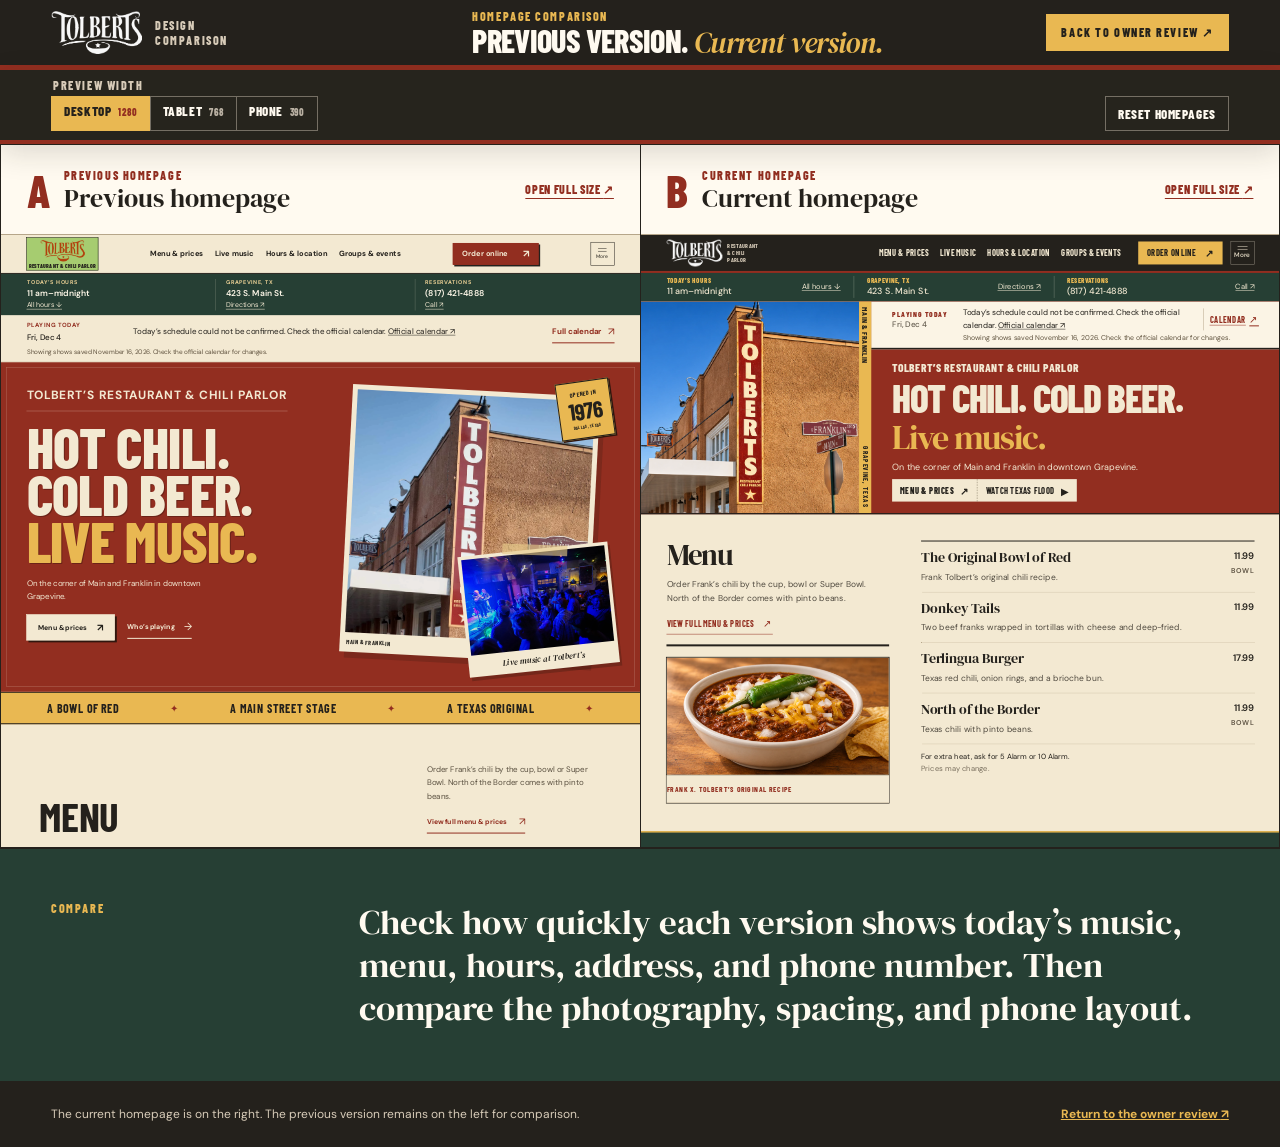
<file: compare-homepages.html>
<!doctype html>
<html lang="en">
<head>
  <meta charset="utf-8">
  <meta name="viewport" content="width=device-width,initial-scale=1">
  <meta name="robots" content="noindex,nofollow">
  <meta name="theme-color" content="#211f19">
  <title>Compare Homepage Designs | Tolbert’s</title>
  <meta name="description" content="See the previous and current homepage designs side by side.">
  <link rel="canonical" href="https://cmcnosky.github.io/tolberts-preview/compare-homepages.html">
  <meta property="og:title" content="Compare Homepage Designs | Tolbert’s">
  <meta property="og:description" content="See the previous and current homepage designs side by side.">
  <meta property="og:type" content="website">
  <meta property="og:url" content="https://cmcnosky.github.io/tolberts-preview/compare-homepages.html">
  <meta property="og:image" content="https://cmcnosky.github.io/tolberts-preview/assets/social-preview-20261120-main-street-bowl-stage-v2.jpg">
  <meta property="og:image:width" content="1200">
  <meta property="og:image:height" content="630">
  <meta property="og:image:type" content="image/jpeg">
  <meta property="og:image:alt" content="The red Tolbert’s Main Street sign fills the left half. A gold Main &amp; Franklin rail separates it from a Bowl of Red above Texas Flood guitarist Tommy Katona and his drummer.">
  <meta name="twitter:title" content="Compare Homepage Designs | Tolbert’s">
  <meta name="twitter:description" content="See the previous and current homepage designs side by side.">
  <meta name="twitter:image:alt" content="The red Tolbert’s Main Street sign fills the left half. A gold Main &amp; Franklin rail separates it from a Bowl of Red above Texas Flood guitarist Tommy Katona and his drummer.">
  <meta name="twitter:card" content="summary_large_image">
  <meta name="twitter:image" content="https://cmcnosky.github.io/tolberts-preview/assets/social-preview-20261120-main-street-bowl-stage-v2.jpg">
  <link rel="icon" href="assets/favicon.svg">
  <link rel="stylesheet" href="fonts.css">
  <link rel="stylesheet" href="compare-homepages.css?v=2">
  <script src="compare-homepages.js?v=1" defer></script>
</head>
<body data-active-preview="current">
  <a class="skip-link" href="#comparison">Skip to the homepage comparison</a>

  <header class="comparison-header">
    <a class="comparison-brand" href="proposal.html" aria-label="Back to the Tolbert’s owner review">
      <img src="assets/logo-white.png" width="162" height="78" alt="Tolbert’s">
      <span>DESIGN COMPARISON</span>
    </a>
    <div class="comparison-heading">
      <p>HOMEPAGE COMPARISON</p>
      <h1>Previous version. <em>Current version.</em></h1>
    </div>
    <a class="back-link" href="proposal.html">Back to owner review <span aria-hidden="true">↗</span></a>
  </header>

  <main id="comparison">
    <section class="comparison-controls" aria-label="Comparison controls">
      <fieldset class="viewport-controls">
        <legend>Preview width</legend>
        <button type="button" data-preview-width="1280" aria-pressed="true">
          <span>Desktop</span><small>1280</small>
        </button>
        <button type="button" data-preview-width="768" aria-pressed="false">
          <span>Tablet</span><small>768</small>
        </button>
        <button type="button" data-preview-width="390" aria-pressed="false">
          <span>Phone</span><small>390</small>
        </button>
      </fieldset>

      <fieldset class="direction-controls">
        <legend>Homepage shown</legend>
        <button type="button" data-direction="current" aria-pressed="true">A · Previous</button>
        <button type="button" data-direction="editorial" aria-pressed="false">B · Current</button>
      </fieldset>

      <button class="reset-button" type="button" id="reset-previews">Reset homepages</button>
    </section>

    <section class="preview-grid" aria-label="Interactive homepage previews">
      <article class="preview-panel preview-panel-current" data-preview="current">
        <header class="preview-label">
          <div>
            <span class="preview-letter">A</span>
            <div>
              <p>PREVIOUS HOMEPAGE</p>
              <h2>Previous homepage</h2>
            </div>
          </div>
          <a href="home-classic.html" target="_blank" rel="noopener">Open full size <span aria-hidden="true">↗</span></a>
        </header>
        <div class="preview-stage">
          <div class="preview-viewport">
            <iframe src="home-classic.html?v=1" data-homepage-src="home-classic.html?v=1" title="Previous Tolbert’s homepage, interactive preview" loading="eager"></iframe>
          </div>
        </div>
      </article>

      <article class="preview-panel preview-panel-editorial" data-preview="editorial">
        <header class="preview-label">
          <div>
            <span class="preview-letter">B</span>
            <div>
              <p>CURRENT HOMEPAGE</p>
              <h2>Current homepage</h2>
            </div>
          </div>
          <a href="index.html" target="_blank" rel="noopener">Open full size <span aria-hidden="true">↗</span></a>
        </header>
        <div class="preview-stage">
          <div class="preview-viewport">
            <iframe src="index.html?v=4" data-homepage-src="index.html?v=4" title="Current Tolbert’s homepage, interactive preview" loading="eager"></iframe>
          </div>
        </div>
      </article>
    </section>

    <aside class="review-note" aria-label="How to compare the homepages">
      <p class="eyebrow">COMPARE</p>
      <p>Check how quickly each version shows today’s music, menu, hours, address, and phone number. Then compare the photography, spacing, and phone layout.</p>
    </aside>
  </main>

  <footer>
    <p>The current homepage is on the right. The previous version remains on the left for comparison.</p>
    <a href="proposal.html">Return to the owner review <span aria-hidden="true">↗</span></a>
  </footer>
</body>
</html>
</file>
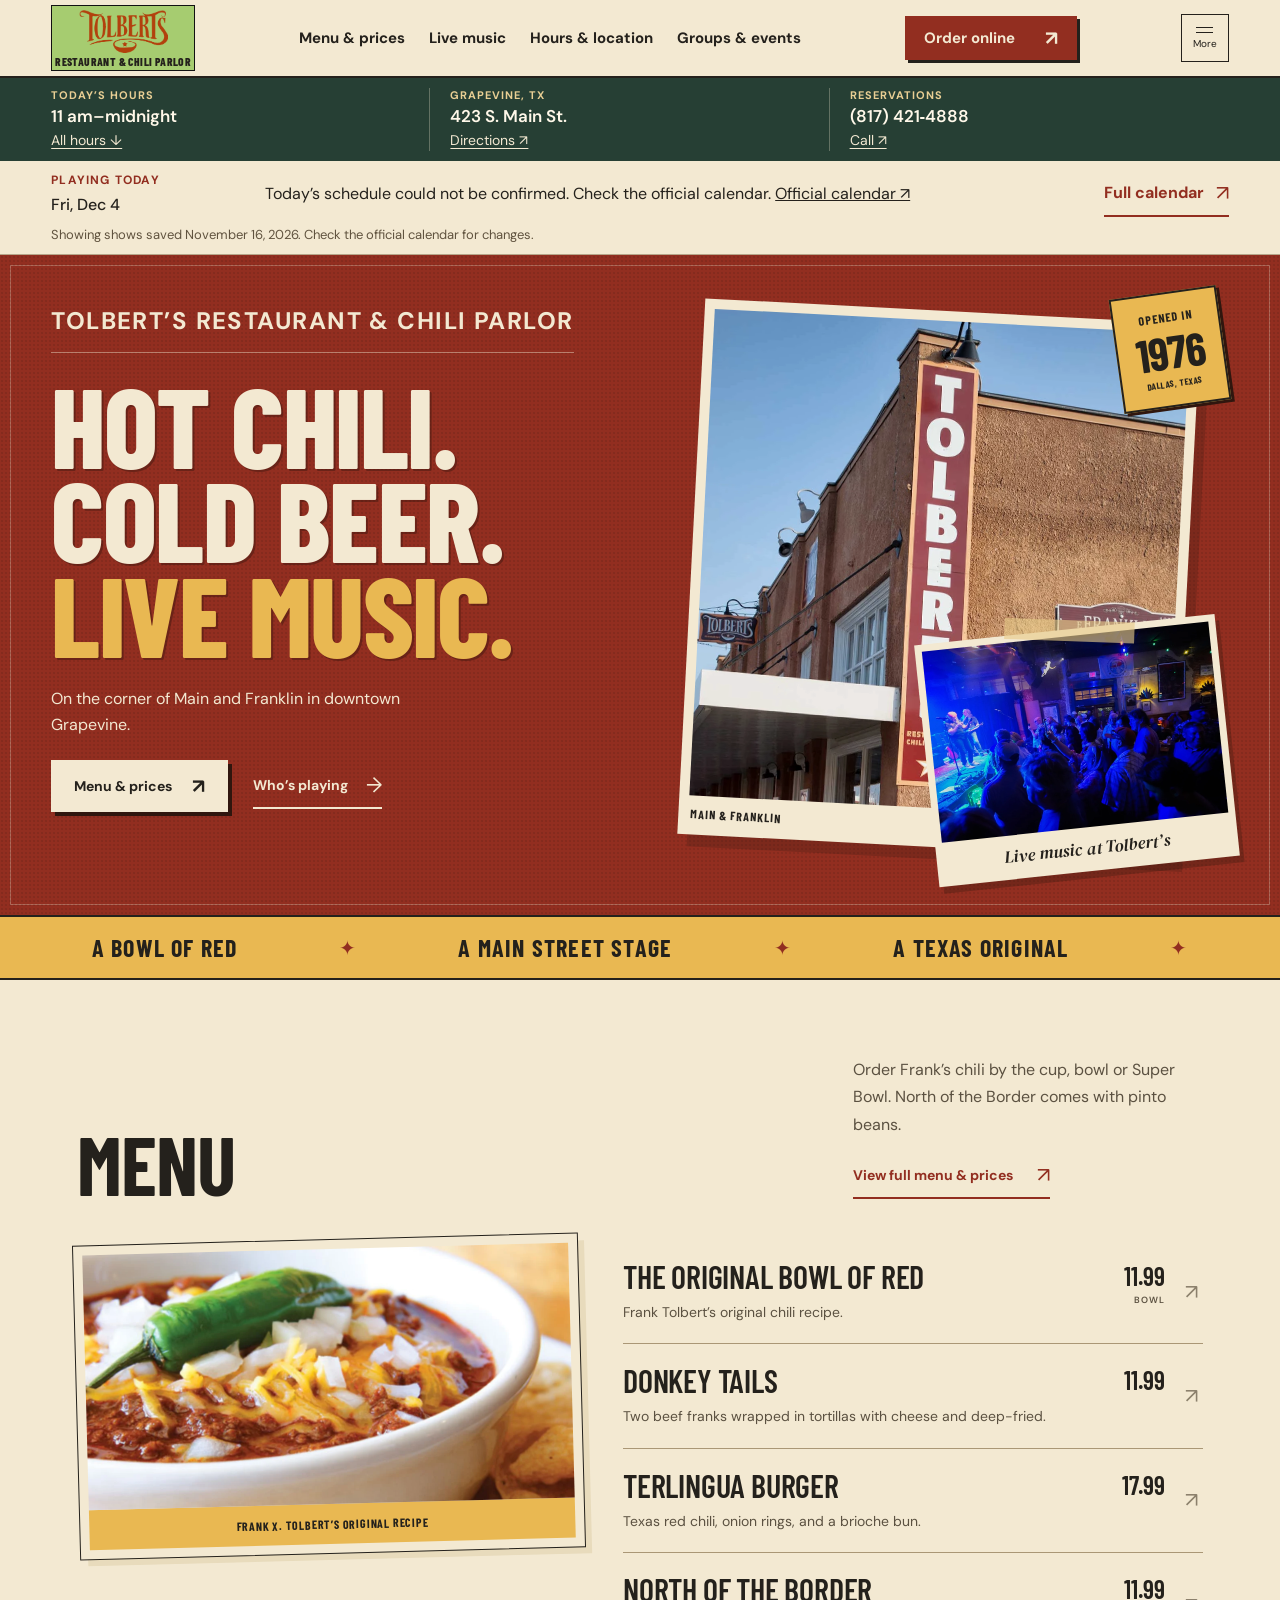
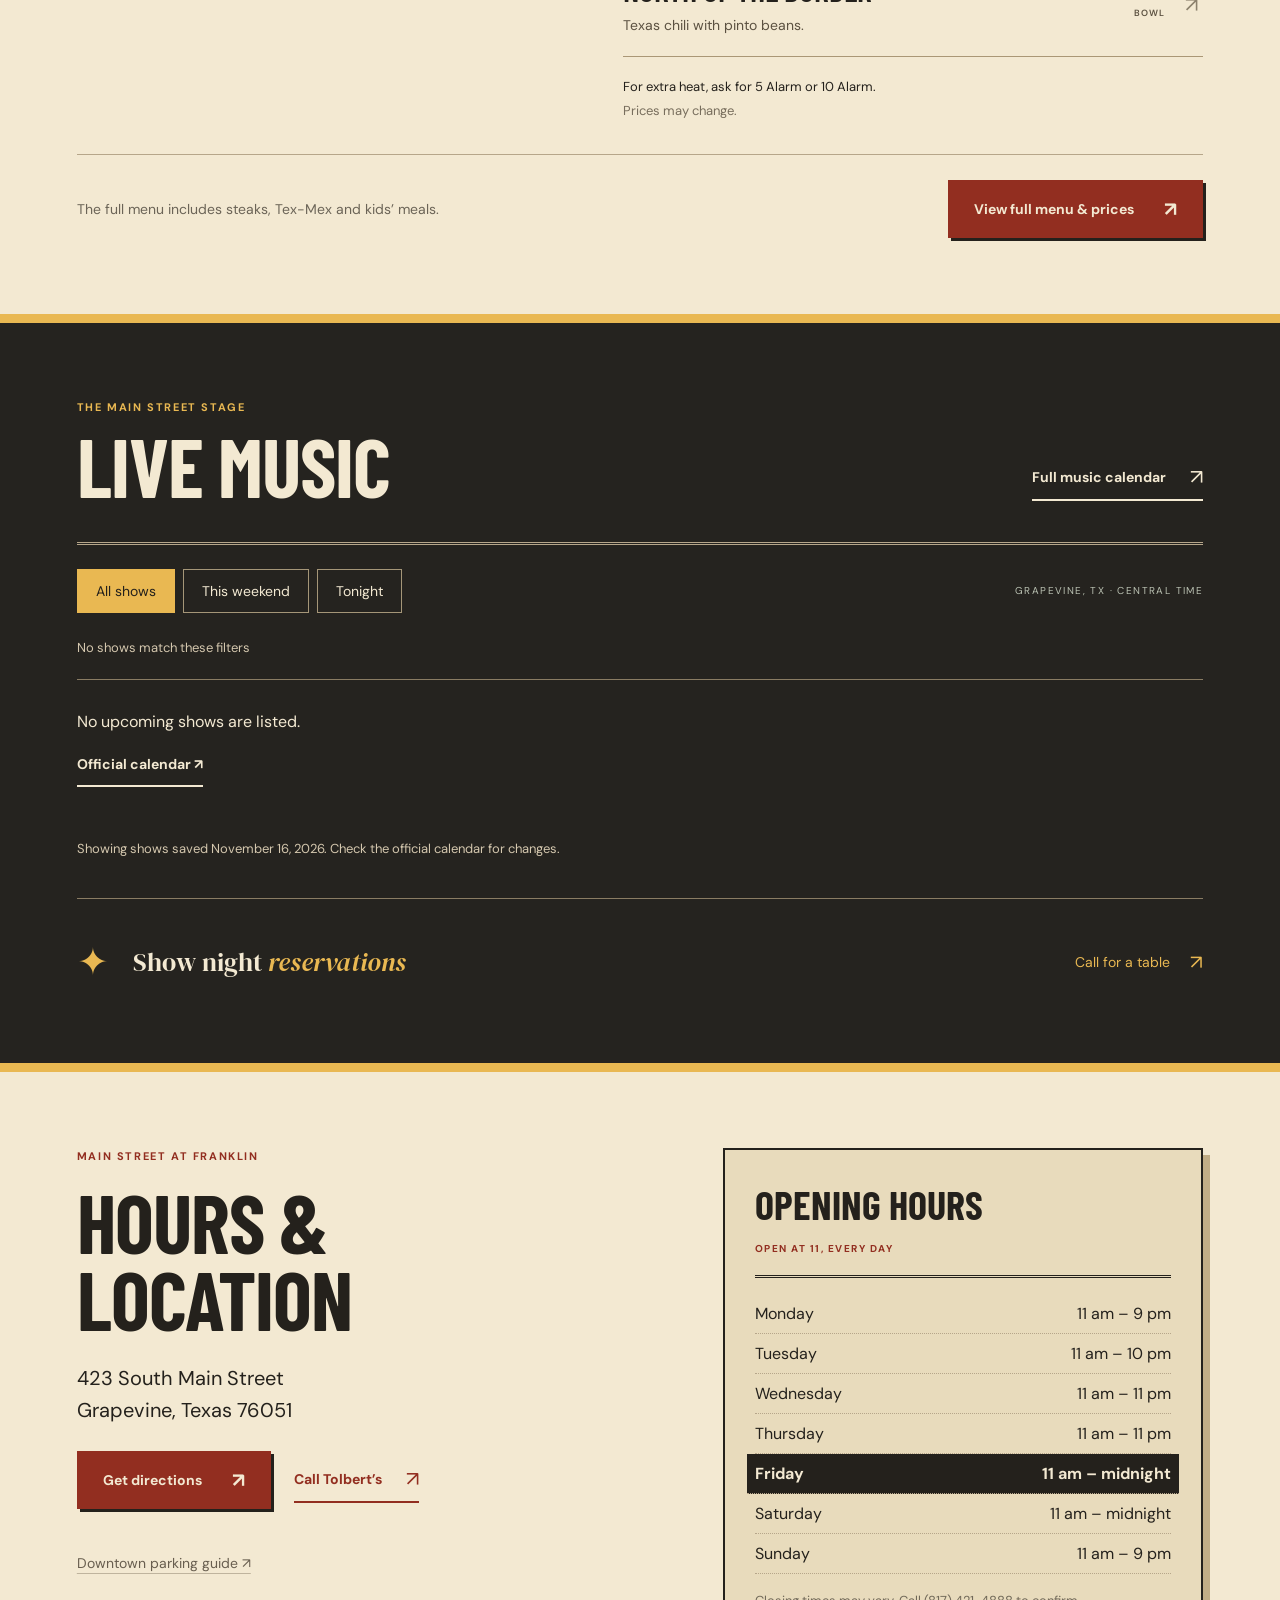
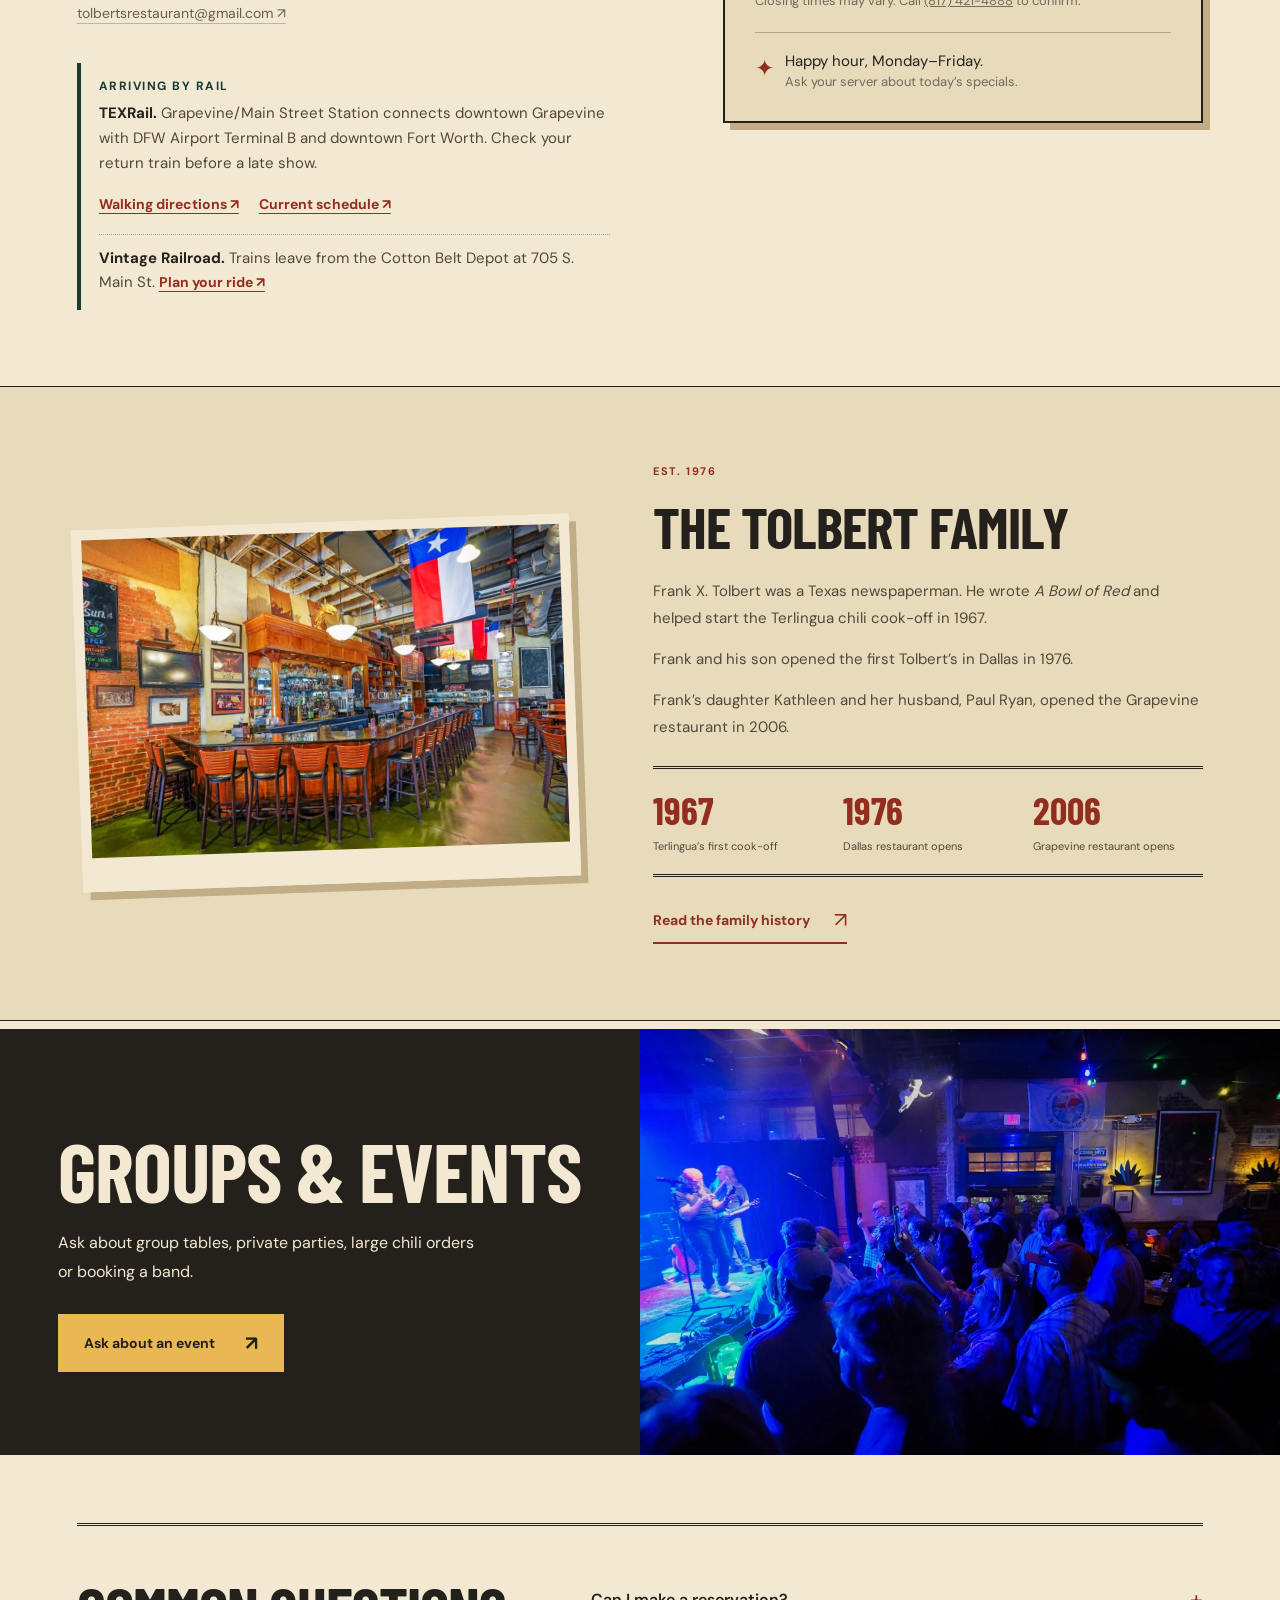
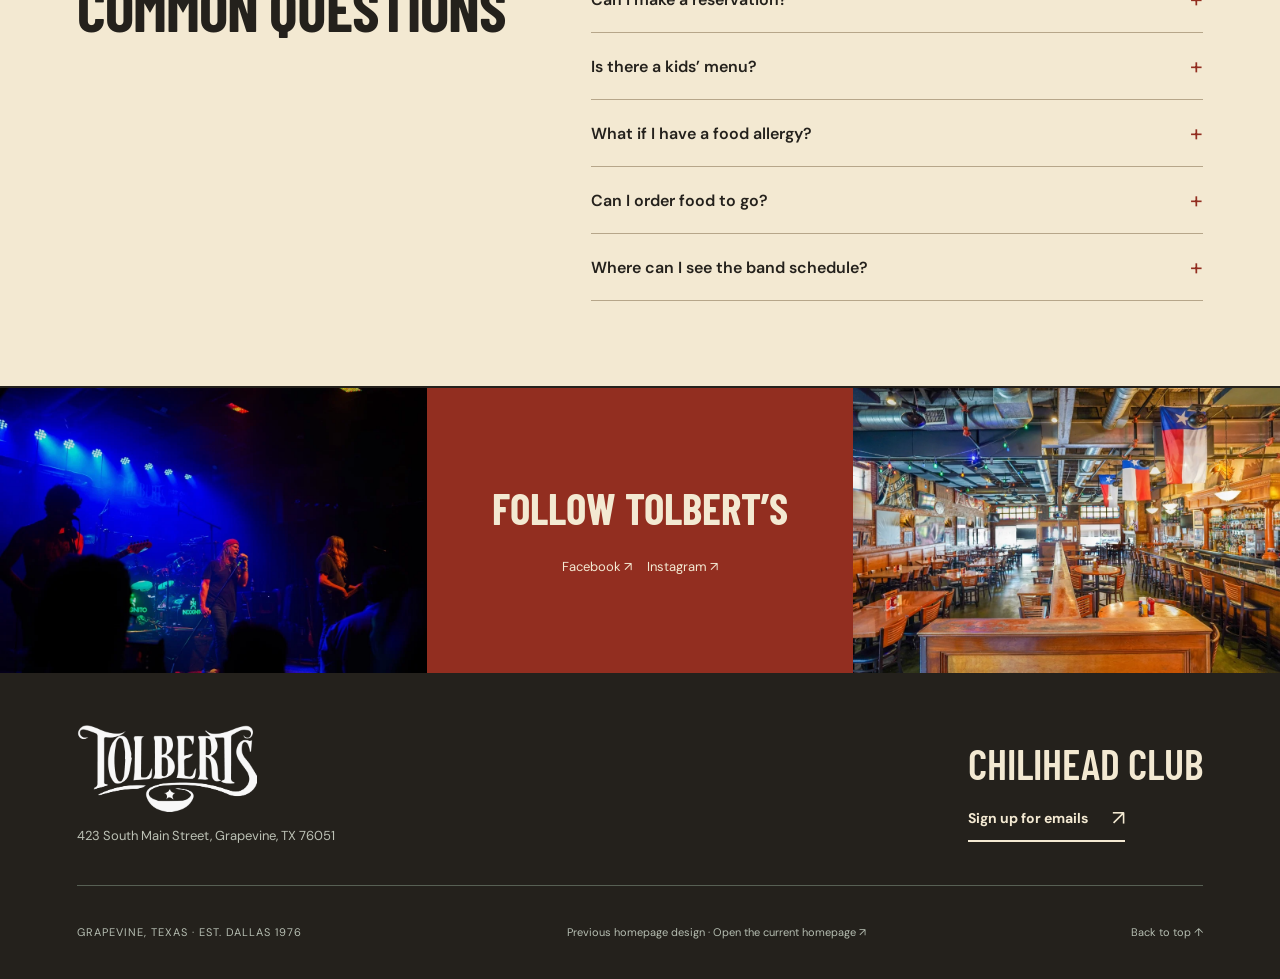
<file: home-classic.html>
<!doctype html>
<html lang="en"><head><meta charset="UTF-8"><meta name="viewport" content="width=device-width,initial-scale=1"><meta name="theme-color" content="#8c291f"><meta name="robots" content="noindex,nofollow"><title>Tolbert’s | Previous homepage</title><meta name="description" content="The earlier Tolbert’s homepage design, with the menu, bands, hours and directions."><meta property="og:title" content="Tolbert’s | Previous homepage"><meta property="og:description" content="The earlier Tolbert’s homepage design, with the menu, bands, hours and directions."><link rel="canonical" href="https://cmcnosky.github.io/tolberts-preview/home-classic.html"><meta property="og:url" content="https://cmcnosky.github.io/tolberts-preview/home-classic.html"><meta property="og:type" content="website"><link rel="icon" href="assets/favicon.svg"><link rel="stylesheet" href="fonts.css?v=2"><link rel="stylesheet" href="style.css?v=3"><link rel="stylesheet" href="parlor.css?v=5"><link rel="stylesheet" href="today-stage.css?v=8"><script src="common.js?v=4.2" defer></script><script src="shared-api.js?v=2" defer></script><script src="owner-content.js?v=9" defer></script><script src="owner-preview.js?v=14" defer></script><script src="calendar-data.js?v=3" defer></script><script src="music-model.js?v=12" defer></script><script src="music.js?v=20" defer></script><script src="app.js?v=19" defer></script><link rel="stylesheet" href="music-presentation.css?v=8"><link rel="stylesheet" href="photo-presentation.css?v=6"><meta property="og:image" content="https://cmcnosky.github.io/tolberts-preview/assets/social-preview-20261105-v5.jpg"><meta property="og:image:width" content="1200"><meta property="og:image:height" content="630"><meta property="og:image:type" content="image/jpeg"><meta property="og:image:alt" content="Tolbert’s orange logo on green, with hot chili, cold beer, live music and the Main Street sign on a chili-red background."><meta name="twitter:card" content="summary_large_image"><meta name="twitter:title" content="Tolbert’s | Previous homepage"><meta name="twitter:description" content="The earlier Tolbert’s homepage design, with the menu, bands, hours and directions."><meta name="twitter:image" content="https://cmcnosky.github.io/tolberts-preview/assets/social-preview-20261105-v5.jpg"><meta name="twitter:image:alt" content="Tolbert’s orange logo on green, with hot chili, cold beer, live music and the Main Street sign on a chili-red background."><link rel="stylesheet" href="guest-finish.css?v=1"><link rel="stylesheet" href="owner-access.css?v=5"><script src="owner-model.js?v=20261109.2" defer></script><script src="owner-access.js?v=3" defer></script></head>
<body class="parlor-skin">
<a class="skip" href="#main">Skip to content</a>
<header class="header"><a class="brand" href="#" aria-label="Tolbert’s home"><img src="assets/logo-white.png" alt="Tolbert’s" width="162" height="78"><span>RESTAURANT &amp;<br class="brand-tagline-break"> CHILI PARLOR</span></a><nav class="desktop-nav" aria-label="Main navigation"><a href="menu.html">Menu &amp; prices</a><a href="music.html">Live music</a><a href="#visit">Hours &amp; location</a><a href="#groups">Groups &amp; events</a></nav><a class="button small order-link" href="https://order.spoton.com/rbbt-tolberts-restaurant-and-chili-parlor-15291/grapevine-tx/64e7d0d48137b6003f171eba" target="_blank" rel="noopener">Order online <span>↗</span></a><button class="nav-toggle" type="button" aria-label="More" aria-expanded="false" aria-controls="mobile-nav"><span></span><span></span><b>More</b></button></header>
<nav id="mobile-nav" class="mobile-nav" aria-label="More navigation" hidden><a href="menu.html">Menu &amp; prices</a><a href="music.html">Live music</a><a href="#visit">Hours &amp; location</a><a href="#groups">Groups &amp; events</a><a href="#story">Our story</a><a class="owner-nav-entry" href="owner.html" data-owner-entry><span data-owner-label>Login</span></a></nav>
<main id="main">

<section class="visit-summary with-today" aria-label="Visit essentials"><a href="#visit"><span>TODAY’S HOURS</span><strong id="today-hours">Open daily at 11 am</strong><small>All hours ↓</small></a><a href="https://www.google.com/maps/dir/?api=1&amp;destination=Tolbert%27s+Restaurant+423+S+Main+St+Grapevine+TX+76051" target="_blank" rel="noopener"><span>GRAPEVINE, TX</span><strong>423 S. Main&nbsp;St.</strong><small>Directions ↗</small></a><a href="tel:+18174214888"><span>RESERVATIONS</span><strong>(817) 421‑4888</strong><small>Call ↗</small></a></section>
<section class="today-stage" id="playing-today" aria-labelledby="today-stage-heading">
  <div class="today-stage-heading"><p class="today-stage-label" id="today-stage-heading">Playing today</p><p id="today-stage-date">On the Main Street stage</p></div>
  <div class="today-stage-list" id="today-stage-list"><p class="today-empty">Checking today’s artists and set times…</p></div>
  <a class="text-link today-calendar" href="music.html">Full calendar <span aria-hidden="true">↗</span></a>
  <p class="today-stage-source" id="today-stage-source">Times are Central. Confirm seating and any cover charge with Tolbert’s.</p>
  <noscript><p class="today-empty">See the <a href="https://tolbertsrestaurant.com/calendar/">official calendar</a> for today’s artists and set times.</p></noscript>
</section>

<section class="hero parlor-hero"><div class="hero-copy"><div class="eyebrow">TOLBERT’S RESTAURANT &amp; CHILI PARLOR</div><h1>Hot chili.<br>Cold beer.<br><em>Live music.</em></h1><p>On the corner of Main and Franklin in downtown Grapevine.</p><div class="actions"><a class="button" href="menu.html">Menu &amp; prices <span aria-hidden="true">↗</span></a><a class="text-link" href="music.html">Who’s playing <span aria-hidden="true">→</span></a></div><div class="hero-bottom"><span class="ticket-mark" aria-hidden="true">LIVE<br>AT<br>TOLBERT’S</span><div><span class="small-label" id="next-show-label">NEXT ON STAGE</span><a id="next-show" href="#music">See the upcoming lineup →</a></div></div></div><div class="parlor-collage"><figure class="sign-print"><img src="assets/main-street.webp" width="1280" height="1234" alt="The tall Tolbert’s sign at Main and Franklin in downtown Grapevine" fetchpriority="high"><figcaption><span>MAIN &amp; FRANKLIN</span><span>GRAPEVINE, TEXAS</span></figcaption></figure><figure class="stage-print"><img src="assets/music-room.webp" width="1080" height="720" alt="A band playing to a room full of guests at Tolbert’s"><figcaption>Live music at Tolbert’s</figcaption></figure><div class="parlor-stamp" role="note" aria-label="Established in Dallas in 1976">OPENED IN<br><strong>1976</strong><span>DALLAS, TEXAS</span></div></div></section>
<div class="ticker" role="group" aria-label="Texas chili and live music on Main Street"><span>A BOWL OF RED</span><b aria-hidden="true">✦</b><span>A MAIN STREET STAGE</span><b aria-hidden="true">✦</b><span>A TEXAS ORIGINAL</span><b aria-hidden="true">✦</b></div>
<section id="menu" class="menu-section section-pad"><div class="section-heading"><div><h2>Menu</h2></div><div class="heading-aside"><p>Order Frank’s chili by the cup, bowl or Super Bowl. North of the Border comes with pinto beans.</p><a class="text-link" href="menu.html">View full menu &amp; prices <span>↗</span></a></div></div><div class="food-layout"><div class="food-feature"><img src="assets/hero-chili.webp" alt="A close-up of Tolbert’s Bowl of Red" width="1200" height="630" loading="lazy"><div class="food-tag">FRANK X. TOLBERT’S ORIGINAL RECIPE</div></div><div class="food-picks"><a class="food-pick" href="menu.html?q=Original%20Texas"><div><h3>The Original Bowl of Red</h3><p>Frank Tolbert’s original chili recipe.</p></div><span class="price">11.99 <small>BOWL</small></span><span class="pick-arrow">↗</span></a><a class="food-pick" href="menu.html?q=Donkey%20Tails"><div><h3>Donkey Tails</h3><p>Two beef franks wrapped in tortillas with cheese and deep-fried.</p></div><span class="price">11.99</span><span class="pick-arrow">↗</span></a><a class="food-pick" href="menu.html?q=Terlingua%20Burger"><div><h3>Terlingua Burger</h3><p>Texas red chili, onion rings, and a brioche bun.</p></div><span class="price">17.99</span><span class="pick-arrow">↗</span></a><a class="food-pick" href="menu.html?q=North%20of%20the%20Border"><div><h3>North of the Border</h3><p>Texas chili with pinto beans.</p></div><span class="price">11.99 <small>BOWL</small></span><span class="pick-arrow">↗</span></a><div class="menu-footnote">For extra heat, ask for 5 Alarm or 10 Alarm.<br><span>Prices may change.</span></div></div></div><div class="menu-bottom"><span>The full menu includes steaks, Tex-Mex and kids’ meals.</span><a class="button" href="menu.html">View full menu &amp; prices <span>↗</span></a></div></section>
<section id="music" class="music-section section-pad"><div class="section-heading"><div><div class="eyebrow">THE MAIN STREET STAGE</div><h2>Live music</h2></div><div class="heading-aside"><p></p><a class="text-link light" href="music.html">Full music calendar <span>↗</span></a></div></div><div class="lineup-toolbar"><div class="filter-group" role="group" aria-label="Filter shows"><button type="button" class="active" data-filter="all" aria-pressed="true">All shows</button><button type="button" data-filter="weekend" aria-pressed="false">This weekend</button><button type="button" data-filter="tonight" aria-pressed="false">Tonight</button></div><span>GRAPEVINE, TX · CENTRAL TIME</span></div><p id="show-count" class="show-count" role="status"></p><div id="show-grid" class="show-grid"><p>Loading shows… <a href="https://tolbertsrestaurant.com/calendar/" target="_blank" rel="noopener">View the official calendar ↗</a></p></div><noscript><p>For current shows, visit <a href="https://tolbertsrestaurant.com/calendar/">Tolbert’s official concert calendar</a>.</p></noscript><div class="lineup-bottom"><p id="lineup-source" role="status">Saved lineup · checked November 16, 2026. Checking the restaurant’s live calendar…</p><button type="button" id="show-more" class="text-link light" aria-expanded="false" aria-controls="show-grid">See the whole lineup <span>↓</span></button></div><div class="music-note"><span class="note-star">✦</span><p>Show night <em>reservations</em></p><a href="tel:+18174214888">Call for a table <span>↗</span></a></div></section>
<section id="visit" class="visit-section section-pad"><div class="visit-copy"><div class="eyebrow">MAIN STREET AT FRANKLIN</div><h2>Hours &amp; location</h2><p class="address">423 South Main Street<br>Grapevine, Texas 76051</p><div class="actions"><a class="button" href="https://www.google.com/maps/dir/?api=1&destination=Tolbert%27s+Restaurant+423+S+Main+St+Grapevine+TX+76051" target="_blank" rel="noopener">Get directions <span>↗</span></a><a class="text-link" href="tel:+18174214888">Call Tolbert’s <span>↗</span></a></div><div class="visit-links"><a href="https://www.grapevinetexasusa.com/plan-your-visit/parking/" target="_blank" rel="noopener">Downtown parking guide ↗</a><a href="mailto:tolbertsrestaurant@gmail.com">tolbertsrestaurant@gmail.com ↗</a></div><aside class="rail-access" aria-labelledby="rail-access-title"><h3 class="rail-kicker" id="rail-access-title">ARRIVING BY RAIL</h3><p><strong>TEXRail.</strong> Grapevine/Main Street Station connects downtown Grapevine with DFW Airport Terminal B and downtown Fort Worth. Check your return train before a late show.</p><div class="rail-links"><a href="https://www.google.com/maps/dir/?api=1&amp;origin=Grapevine%2FMain+Street+Station%2C+815+S+Main+St%2C+Grapevine%2C+TX+76051&amp;destination=Tolbert%27s+Restaurant%2C+423+S+Main+St%2C+Grapevine%2C+TX+76051&amp;travelmode=walking" target="_blank" rel="noopener">Walking directions ↗</a><a href="https://ridetrinitymetro.org/texrail-schedule/" target="_blank" rel="noopener">Current schedule ↗</a></div><p class="rail-vintage"><strong>Vintage Railroad.</strong> Trains leave from the Cotton Belt Depot at 705 S. Main St. <a href="https://www.grapevinetexasusa.com/gvrr/" target="_blank" rel="noopener">Plan your ride ↗</a></p></aside></div><div class="hours-panel"><div class="hours-title"><h3>Opening hours</h3><span>OPEN AT 11, EVERY DAY</span></div><dl class="hours"><div><dt>Monday</dt><dd>11 am – 9 pm</dd></div><div><dt>Tuesday</dt><dd>11 am – 10 pm</dd></div><div><dt>Wednesday</dt><dd>11 am – 11 pm</dd></div><div><dt>Thursday</dt><dd>11 am – 11 pm</dd></div><div><dt>Friday</dt><dd>11 am – midnight</dd></div><div><dt>Saturday</dt><dd>11 am – midnight</dd></div><div><dt>Sunday</dt><dd>11 am – 9 pm</dd></div></dl><p>Closing times may vary. Call <a href="tel:+18174214888">(817) 421-4888</a> to confirm.</p><div class="happy-hour"><span>✦</span> Happy hour, Monday–Friday.<br><small>Ask your server about today’s specials.</small></div></div></section>
<section id="story" class="story-section section-pad"><div class="story-image"><img src="assets/bar.webp" alt="Tolbert’s wooden bar, Texas flags and brick walls" width="1080" height="720" loading="lazy"><div class="photo-note"></div></div><div class="story-copy"><div class="eyebrow">EST. 1976</div><h2>The Tolbert family</h2><p>Frank X. Tolbert was a Texas newspaperman. He wrote <cite>A Bowl of Red</cite> and helped start the Terlingua chili cook-off in 1967.</p><p>Frank and his son opened the first Tolbert’s in Dallas in 1976.</p><p>Frank’s daughter Kathleen and her husband, Paul Ryan, opened the Grapevine restaurant in 2006.</p><div class="story-timeline"><div><strong>1967</strong><span>Terlingua’s first cook-off</span></div><div><strong>1976</strong><span>Dallas restaurant opens</span></div><div><strong>2006</strong><span>Grapevine restaurant opens</span></div></div><a href="https://tolbertsrestaurant.com/about/" class="text-link" target="_blank" rel="noopener">Read the family history <span>↗</span></a></div></section>
<section id="groups" class="gather-section"><img src="assets/music-room.webp" alt="Guests gathered for live music inside Tolbert’s" loading="lazy" width="1080" height="720"><div class="gather-content"><div class="eyebrow"></div><h2>Groups &amp; events</h2><p>Ask about group tables, private parties, large chili orders or booking a band.</p><button type="button" class="button cream" id="inquiry-open">Ask about an event <span>↗</span></button></div></section>
<section class="faq-section"><div><h2>Common questions</h2></div><div class="faqs"><details><summary>Can I make a reservation?<span>+</span></summary><p>Call <a href="tel:+18174214888">(817) 421-4888</a> for a table. If you’re coming for a band, ask about seating and any cover charge.</p></details><details><summary>Is there a kids’ menu?<span>+</span></summary><p>Yes. Kids’ meals include fries and a drink.</p></details><details><summary>What if I have a food allergy?<span>+</span></summary><p>Tell your server before you order. A gluten-free menu is available on request. Fried items are cooked in beef tallow.</p></details><details><summary>Can I order food to go?<span>+</span></summary><p><a class="external-order" href="https://order.spoton.com/rbbt-tolberts-restaurant-and-chili-parlor-15291/grapevine-tx/64e7d0d48137b6003f171eba" target="_blank" rel="noopener">Order online</a> for pickup or delivery. Call for large chili orders.</p></details><details><summary>Where can I see the band schedule?<span>+</span></summary><p>Check the <a href="music.html">music calendar</a> for bands and set times.</p></details></div></section>
<div class="social-strip"><img src="assets/stage.webp" alt="Musicians performing on the Tolbert’s stage" width="1080" height="720" loading="lazy"><div><h3>Follow <em>Tolbert’s</em></h3><div id="social-links"><a href="https://www.facebook.com/tolbertsrestaurant" target="_blank" rel="noopener">Facebook ↗</a><a href="https://www.instagram.com/tolbertsrestaurant/" target="_blank" rel="noopener">Instagram ↗</a></div></div><img src="assets/dining-room.webp" alt="The warm dining room at Tolbert’s on Main Street" width="1080" height="720" loading="lazy"></div>
<noscript><div class="noscript-note">For groups and events, email <a href="mailto:tolbertsrestaurant@gmail.com">tolbertsrestaurant@gmail.com</a> or call <a href="tel:+18174214888">(817) 421-4888</a>.</div></noscript>
</main>
<footer><div class="footer-top"><div><img src="assets/logo-white.png" alt="Tolbert’s" width="200" height="96"><p>423 South Main Street, Grapevine, TX 76051</p></div><div><h3>Chilihead Club</h3><a class="text-link light" id="newsletter-link" href="https://visitor.r20.constantcontact.com/manage/optin?v=0014Ogu2wnBvl8_ZbMlMzQ9KVX9rpr_smoVitHZKZig-keypGiny6WIeEEgXcEOx1-AiOhKLXw2Q2L0sW0VsGJ6VT7G5BoeQ4qErEvgGW2CZEo%3D" target="_blank" rel="noopener">Sign up for emails <span>↗</span></a></div></div><div class="footer-bottom"><span>GRAPEVINE, TEXAS · EST. DALLAS 1976</span><span>Previous homepage design · <a href="index.html">Open the current homepage ↗</a></span><a href="#">Back to top ↑</a></div></footer>
<nav class="mobile-bottom" aria-label="Quick actions"><a href="menu.html">Menu &amp; prices</a><a href="music.html">Live music</a><a href="#visit">Hours &amp; location</a><a href="https://order.spoton.com/rbbt-tolberts-restaurant-and-chili-parlor-15291/grapevine-tx/64e7d0d48137b6003f171eba" target="_blank" rel="noopener">Order ↗</a></nav>
<dialog id="show-dialog" class="compact-dialog" aria-label="Show details"><div class="show-dialog-bar"><span>Live at Tolbert’s</span><button type="button" class="close-dialog" aria-label="Close show details">×</button></div><div id="show-details"></div></dialog>
<dialog id="inquiry-dialog" class="compact-dialog" aria-labelledby="inquiry-title"><button type="button" class="close-dialog" aria-label="Close inquiry">×</button><h2 id="inquiry-title">Ask about an event</h2><p>Add your details below. You’ll send the request from your email app.</p><form id="inquiry-form"><label>Your name<input name="name" type="text" required autocomplete="name" placeholder="Name" maxlength="100"></label><div class="form-row"><label>What’s it for?<select name="occasion"><option>Group dining</option><option>Private event</option><option>Chili for a crowd</option><option>Band booking</option><option>Something else</option></select></label><label>Preferred date (if known)<input name="date" type="date"></label></div><label>Group size (if known)<input name="size" type="number" min="1" placeholder="Number of guests"></label><label>Anything else?<textarea name="message" rows="3" maxlength="1200" placeholder="Time, questions or special requests"></textarea></label><button class="button" type="submit">Prepare email <span>↗</span></button><p class="fine">Tolbert’s will confirm availability. To ask by phone, call <a href="tel:+18174214888">(817) 421-4888</a>.</p></form><div id="inquiry-result" tabindex="-1" hidden><h3>Review your email</h3><p>Open your email app to send this to Tolbert’s.</p><pre id="inquiry-message"></pre><div class="actions"><a id="inquiry-send" class="button" href="mailto:tolbertsrestaurant@gmail.com">Open email app ↗</a><button type="button" id="inquiry-copy" class="text-link">Copy message</button></div><p id="copy-status" role="status"></p><button type="button" id="inquiry-edit" class="text-link">← Edit details</button></div></dialog>

<div id="toast" role="status"></div>
</body></html>
</file>
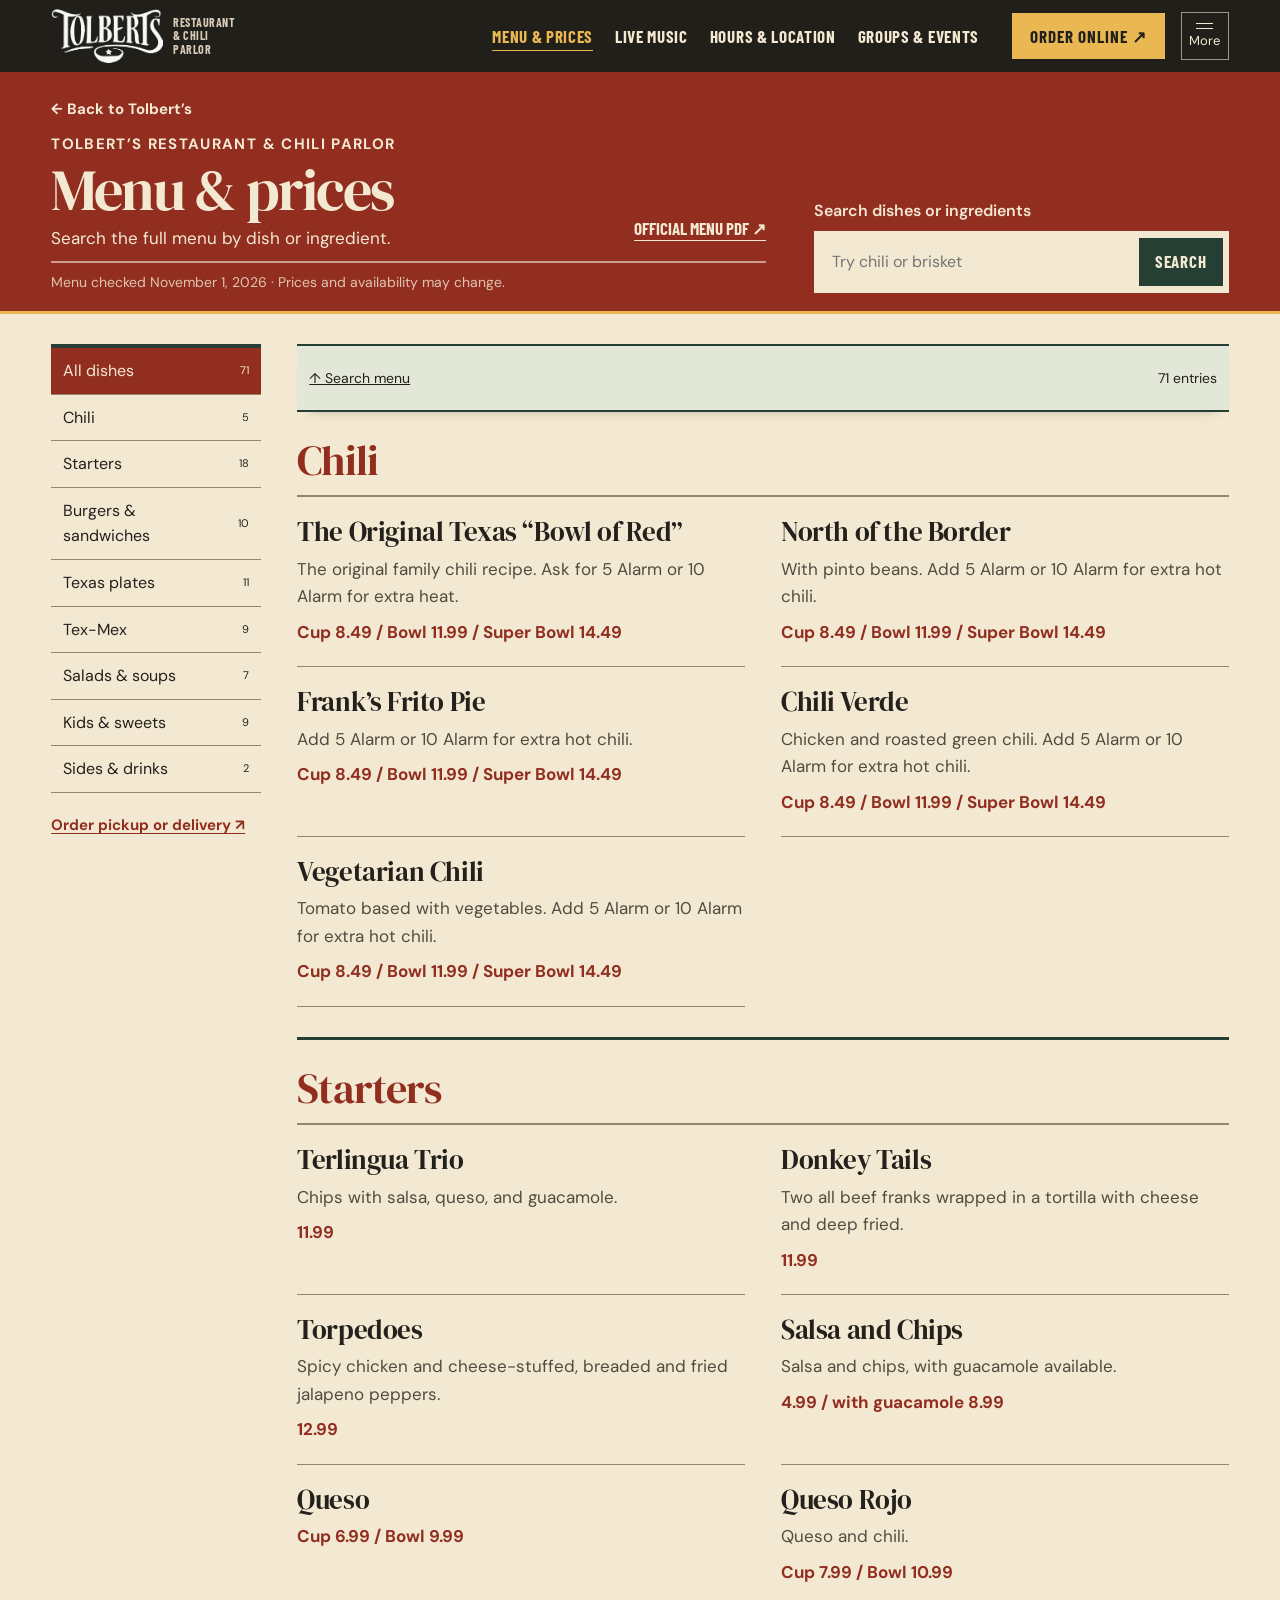
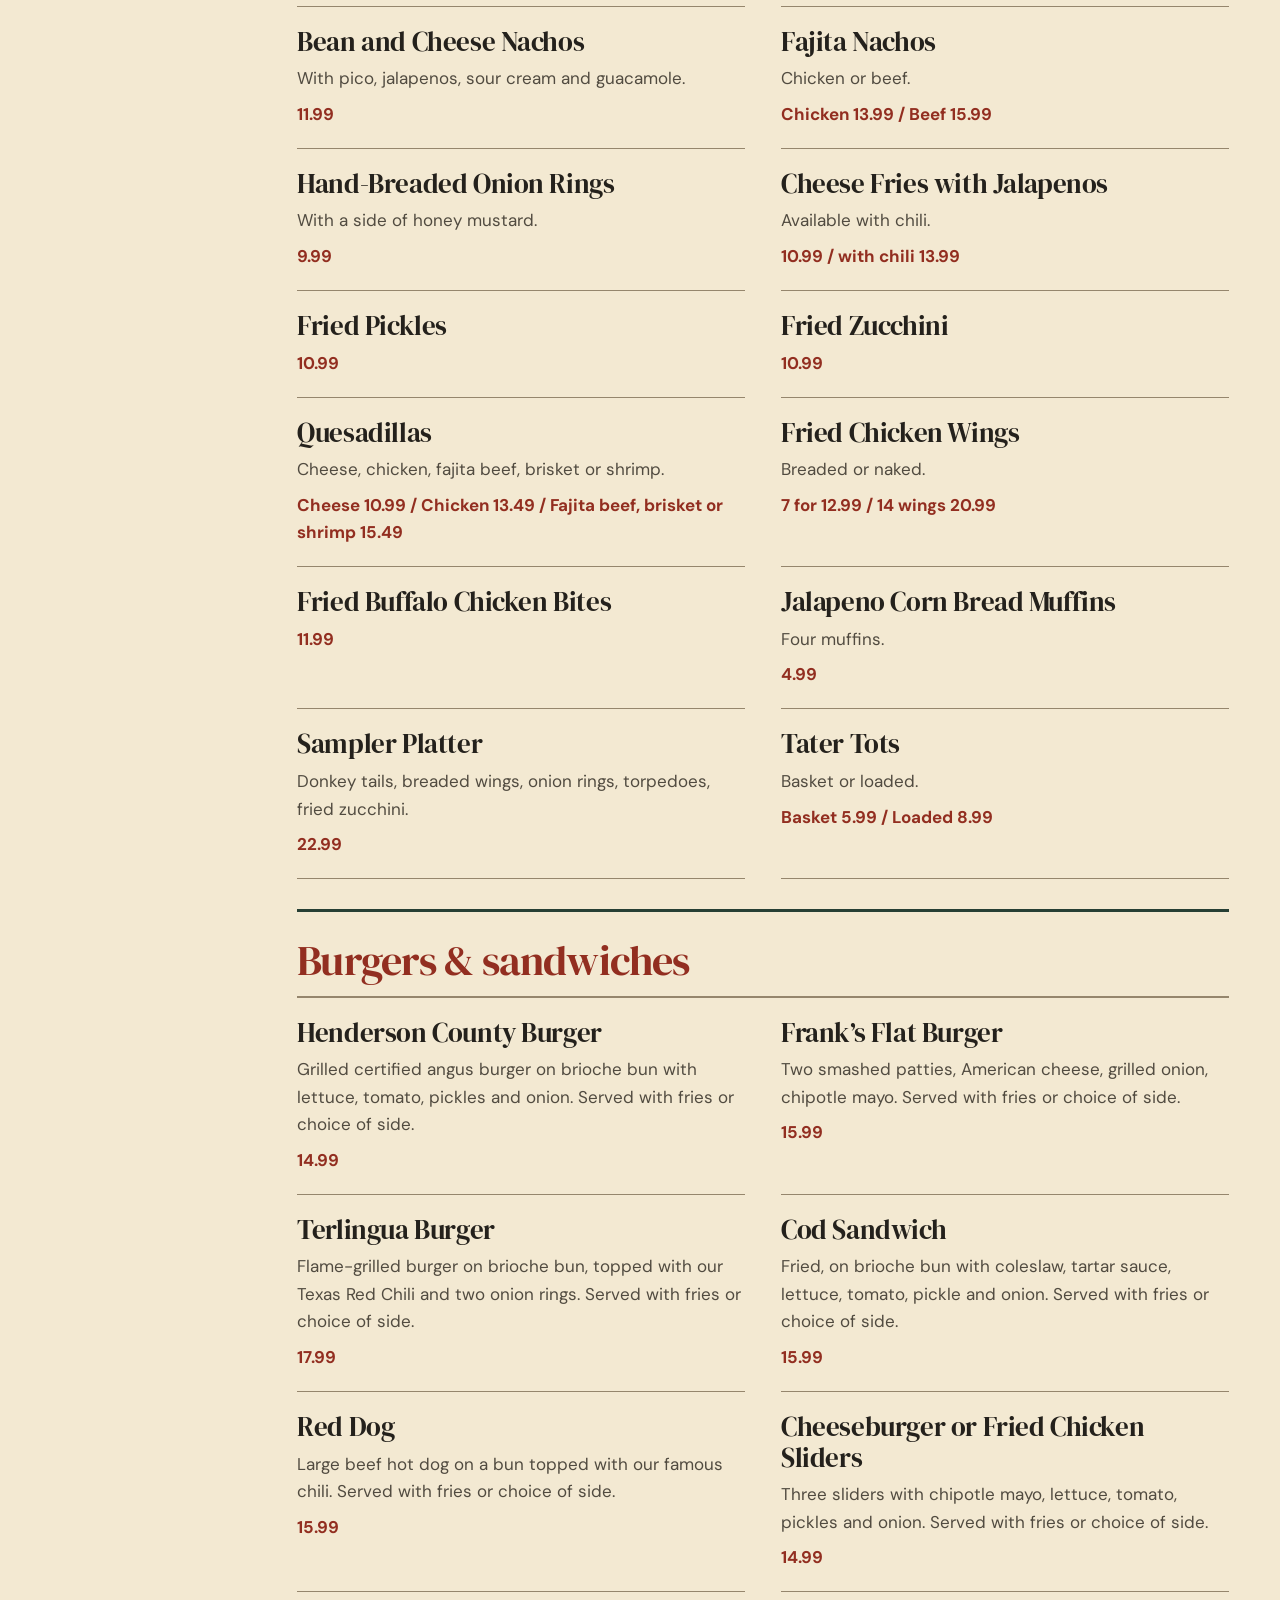
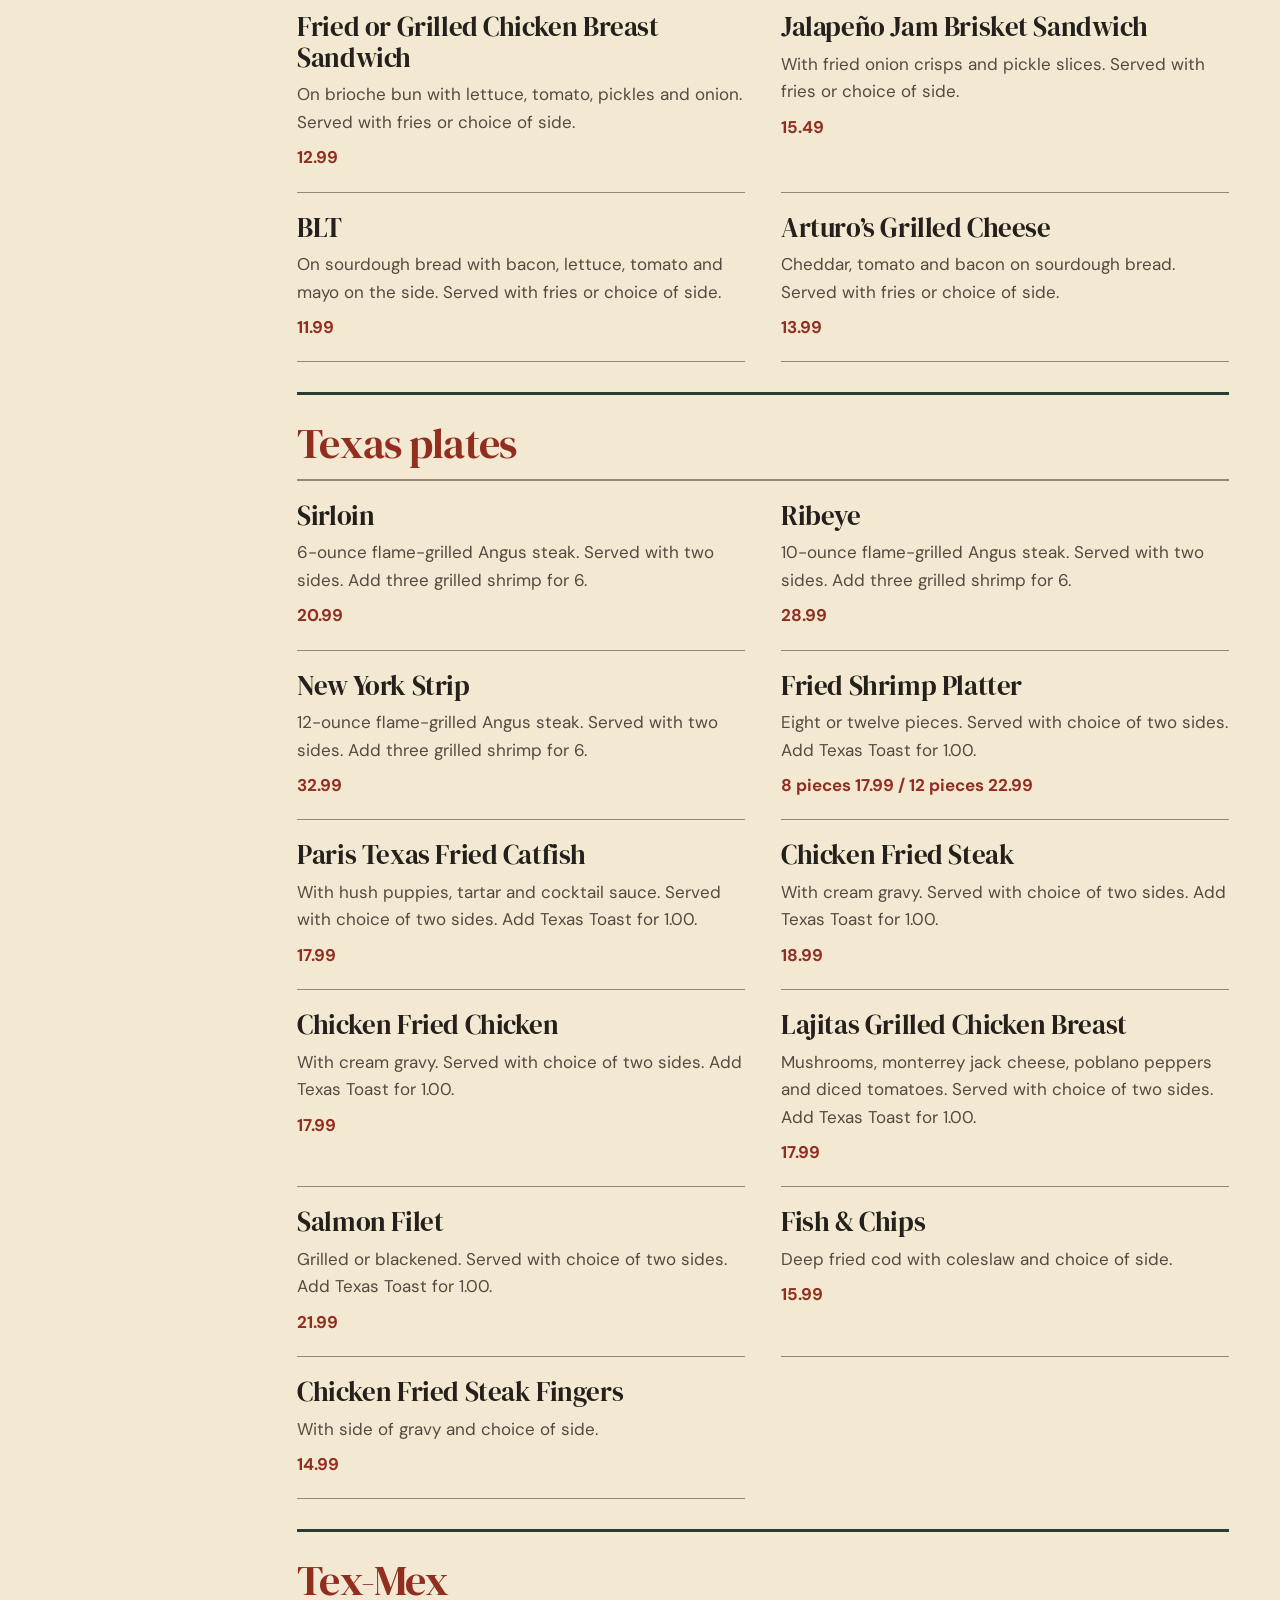
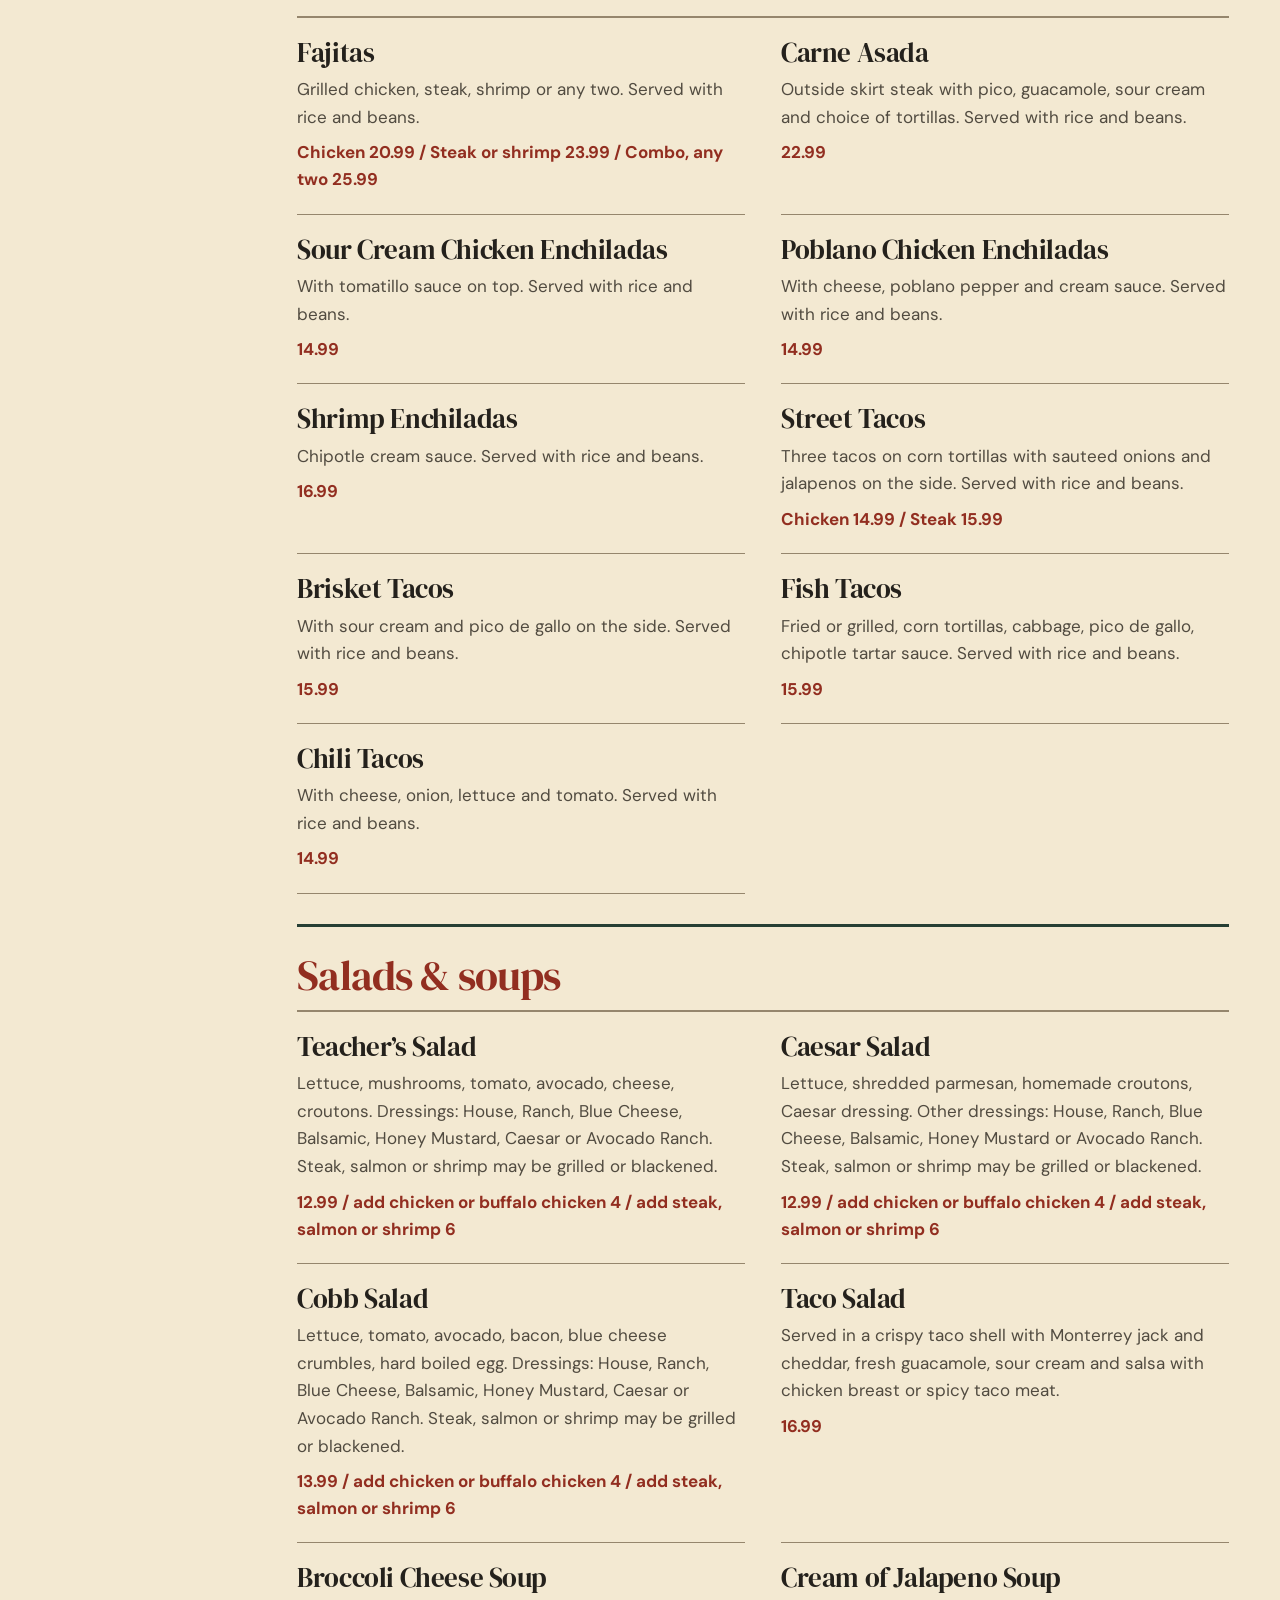
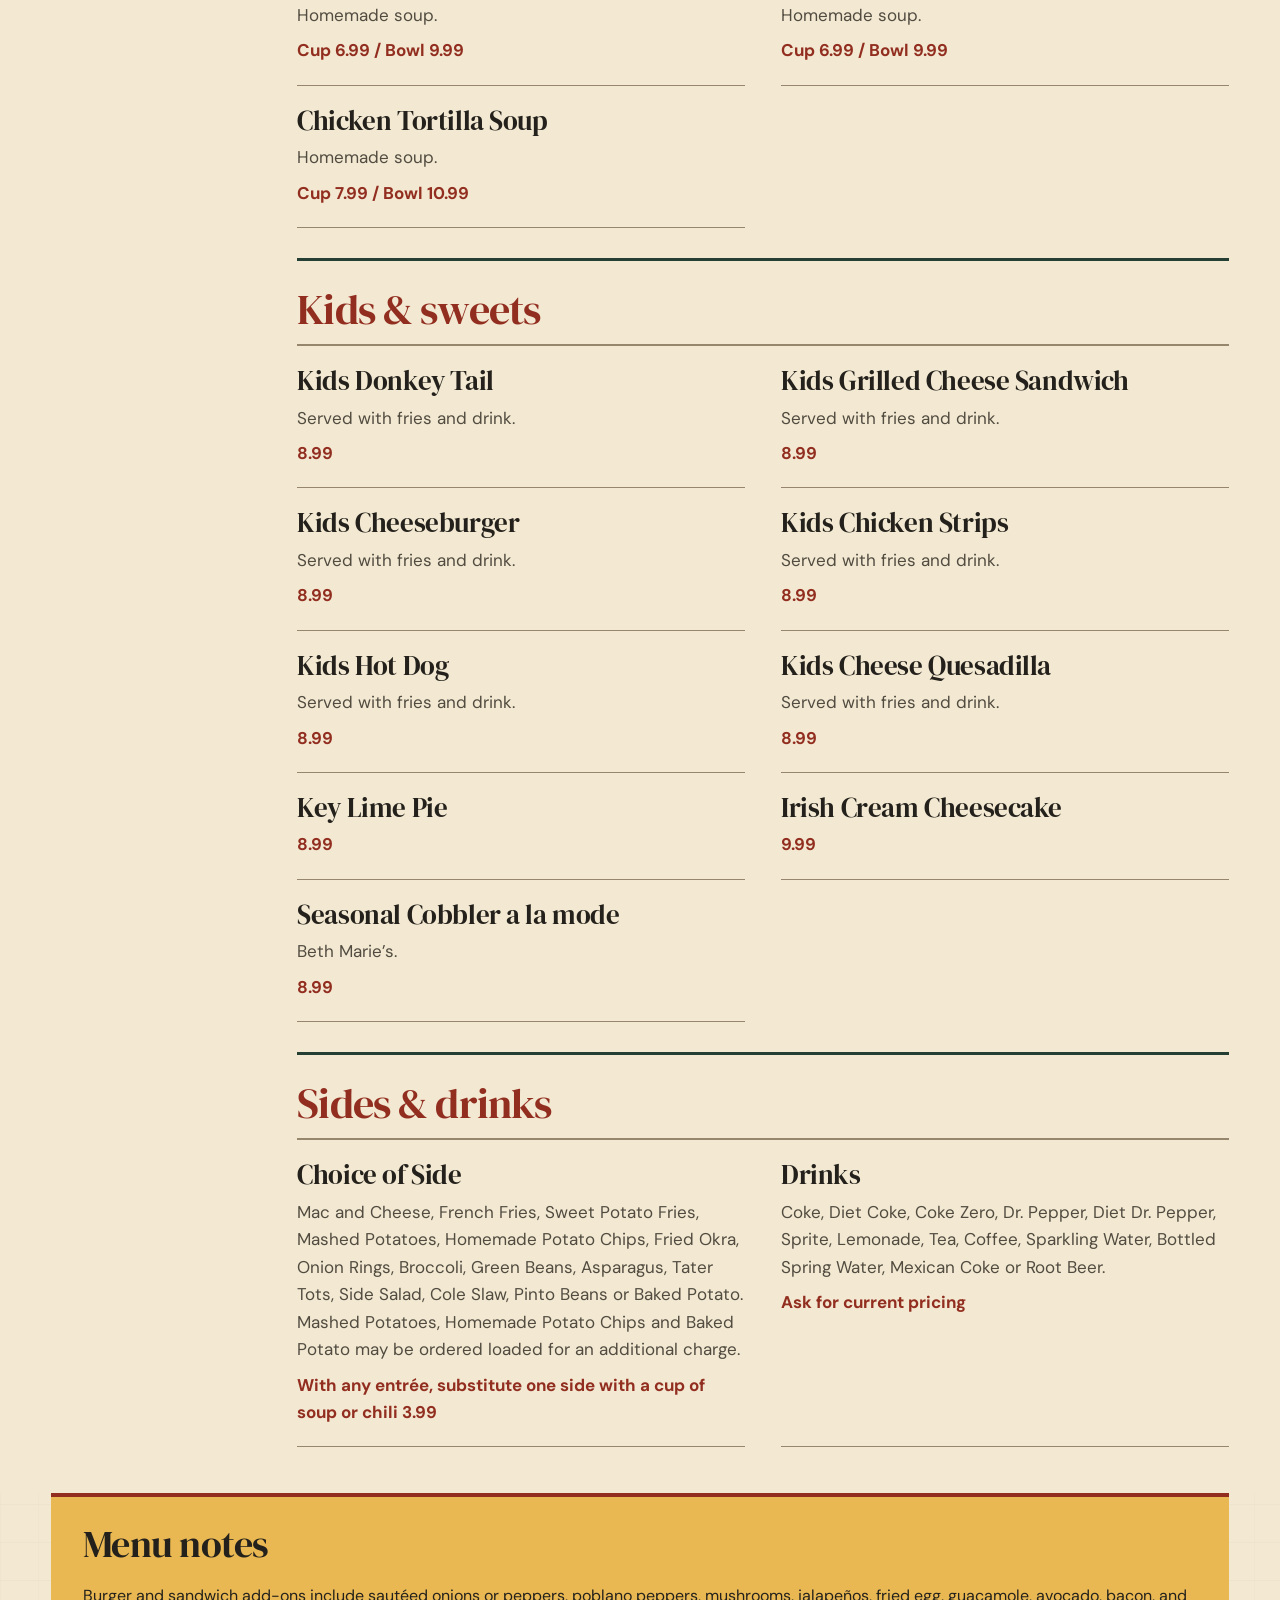
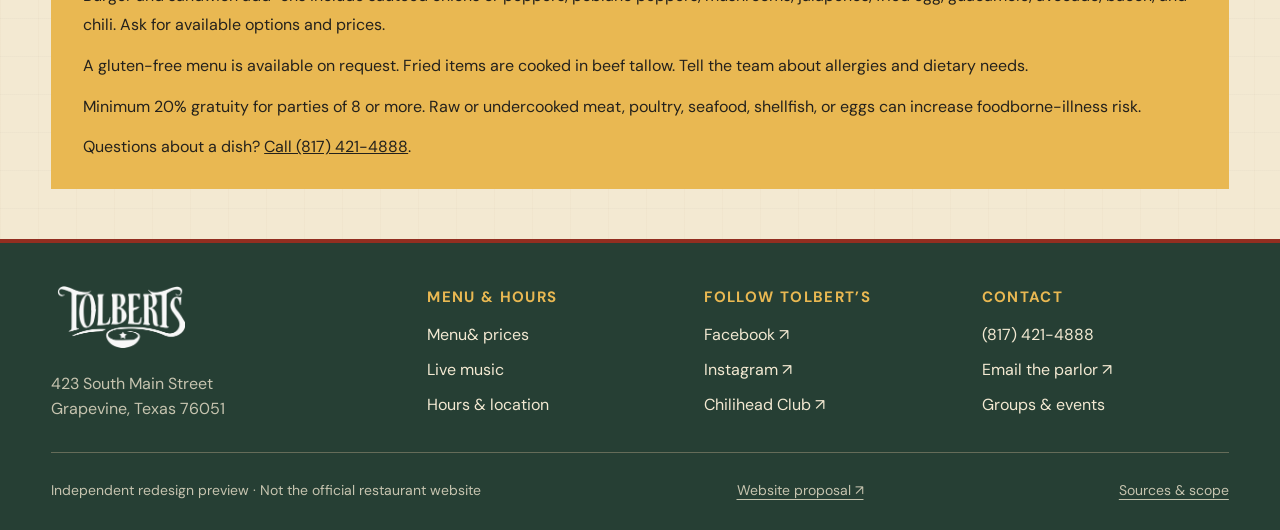
<file: menu.html>
<!doctype html><html lang="en"><head><meta charset="utf-8"><meta name="viewport" content="width=device-width,initial-scale=1"><meta name="theme-color" content="#263f34"><meta name="robots" content="noindex,nofollow"><title>Menu &amp; Prices | Tolbert’s</title><meta name="description" content="Chili, burgers, steaks and Tex-Mex. Search Tolbert’s menu by dish or ingredient and see prices."><link rel="canonical" href="https://cmcnosky.github.io/tolberts-preview/menu.html"><meta property="og:title" content="Menu &amp; Prices | Tolbert’s"><meta property="og:description" content="Chili, burgers, steaks and Tex-Mex. Search Tolbert’s menu by dish or ingredient and see prices."><meta property="og:url" content="https://cmcnosky.github.io/tolberts-preview/menu.html"><meta property="og:type" content="website"><link rel="icon" href="assets/favicon.svg"><link rel="stylesheet" href="fonts.css?v=2"><link rel="stylesheet" href="site.css?v=4.1"><script src="common.js?v=4.2" defer></script><script src="shared-api.js?v=2" defer></script><script src="owner-content.js?v=9" defer></script><script src="owner-preview.js?v=14" defer></script><script src="menu-search.js?v=4.1" defer></script><script src="menu.js?v=7" defer></script><meta property="og:image" content="https://cmcnosky.github.io/tolberts-preview/assets/social-preview-20261120-main-street-bowl-stage-v2.jpg"><meta property="og:image:width" content="1200"><meta property="og:image:height" content="630"><meta property="og:image:type" content="image/jpeg"><meta property="og:image:alt" content="The red Tolbert’s Main Street sign fills the left half. A gold Main &amp; Franklin rail separates it from a Bowl of Red above Texas Flood guitarist Tommy Katona and his drummer."><meta name="twitter:card" content="summary_large_image"><meta name="twitter:title" content="Menu &amp; Prices | Tolbert’s"><meta name="twitter:description" content="Chili, burgers, steaks and Tex-Mex. Search Tolbert’s menu by dish or ingredient and see prices."><meta name="twitter:image" content="https://cmcnosky.github.io/tolberts-preview/assets/social-preview-20261120-main-street-bowl-stage-v2.jpg"><meta name="twitter:image:alt" content="The red Tolbert’s Main Street sign fills the left half. A gold Main &amp; Franklin rail separates it from a Bowl of Red above Texas Flood guitarist Tommy Katona and his drummer."><link rel="stylesheet" href="guest-finish.css?v=2"><link rel="stylesheet" href="owner-access.css?v=5"><link rel="stylesheet" href="guest-editorial.css?v=5"><script src="owner-model.js?v=20261109.2" defer></script><script src="owner-access.js?v=3" defer></script><link rel="stylesheet" href="editorial-readability.css?v=2"></head><body class="menu-page"><a class="skip" href="#main">Skip to content</a><header class="header"><a class="brand" href="index.html" aria-label="Tolbert’s home"><img src="assets/logo-white.png" alt="Tolbert’s" width="162" height="78"><span>RESTAURANT &amp;<br class="brand-tagline-break"> CHILI PARLOR</span></a><nav class="desktop-nav" aria-label="Main navigation"><a href="menu.html" aria-current="page">Menu &amp; prices</a><a href="music.html">Live music</a><a href="index.html#visit">Hours &amp; location</a><a href="index.html#groups">Groups &amp; events</a></nav><a class="button order-link" href="https://order.spoton.com/rbbt-tolberts-restaurant-and-chili-parlor-15291/grapevine-tx/64e7d0d48137b6003f171eba" target="_blank" rel="noopener">Order online ↗</a><button class="nav-toggle" type="button" aria-label="More" aria-expanded="false" aria-controls="mobile-nav"><span></span><span></span><b>More</b></button></header><nav id="mobile-nav" class="mobile-nav" aria-label="More navigation" hidden><a href="menu.html" aria-current="page">Menu &amp; prices</a><a href="music.html">Live music</a><a href="index.html#visit">Hours &amp; location</a><a href="index.html#groups">Groups &amp; events</a><a href="index.html#story">Our story</a><a href="tel:+18174214888">Call (817) 421-4888</a><a class="owner-nav-entry" href="owner.html" data-owner-entry><span data-owner-label>Login</span></a></nav><main id="main"><section class="menu-page-heading"><a class="breadcrumb" href="index.html">← Back to Tolbert’s</a><div class="menu-title-row"><div><div class="eyebrow">TOLBERT’S RESTAURANT &amp; CHILI PARLOR</div><h1>Menu &amp; prices</h1><p>Search the full menu by dish or ingredient.</p></div><a class="text-link" href="https://tolbertsrestaurant.com/menu/" target="_blank" rel="noopener">Official menu PDF ↗</a></div><p class="menu-date">Menu checked November 1, 2026 · Prices and availability may change.</p><form class="menu-search-form" role="search"><label for="dish-search">Search dishes or ingredients</label><div class="search-box"><input id="dish-search" name="q" type="search" placeholder="Try chili or brisket" autocomplete="off"><button type="submit" class="button small">Search</button></div></form></section>
<div class="menu-page-layout"><aside class="menu-sidebar"><nav aria-label="Food categories"><a href="?category=All%20dishes" data-category="All dishes" aria-current="true">All dishes <span>71</span></a><a href="?category=Chili" data-category="Chili">Chili <span>5</span></a><a href="?category=Starters" data-category="Starters">Starters <span>18</span></a><a href="?category=Burgers%20%26%20sandwiches" data-category="Burgers &amp; sandwiches">Burgers &amp; sandwiches <span>10</span></a><a href="?category=Texas%20plates" data-category="Texas plates">Texas plates <span>11</span></a><a href="?category=Tex-Mex" data-category="Tex-Mex">Tex-Mex <span>9</span></a><a href="?category=Salads%20%26%20soups" data-category="Salads &amp; soups">Salads &amp; soups <span>7</span></a><a href="?category=Kids%20%26%20sweets" data-category="Kids &amp; sweets">Kids &amp; sweets <span>9</span></a><a href="?category=Sides%20%26%20drinks" data-category="Sides &amp; drinks">Sides &amp; drinks <span>2</span></a></nav><a class="sidebar-order" href="https://order.spoton.com/rbbt-tolberts-restaurant-and-chili-parlor-15291/grapevine-tx/64e7d0d48137b6003f171eba" target="_blank" rel="noopener">Order pickup or delivery ↗</a></aside><div class="menu-page-content"><div class="menu-tools"><label for="category-select">Category<select id="category-select"><option value="All dishes">All dishes (71)</option><option value="Chili">Chili (5)</option><option value="Starters">Starters (18)</option><option value="Burgers &amp; sandwiches">Burgers &amp; sandwiches (10)</option><option value="Texas plates">Texas plates (11)</option><option value="Tex-Mex">Tex-Mex (9)</option><option value="Salads &amp; soups">Salads &amp; soups (7)</option><option value="Kids &amp; sweets">Kids &amp; sweets (9)</option><option value="Sides &amp; drinks">Sides &amp; drinks (2)</option></select></label><div class="menu-result-actions"><a class="back-search" href="#dish-search">↑ Search menu</a><span id="menu-count" role="status">71 entries</span><button id="clear-menu" class="text-link" type="button">Clear filters</button></div></div><noscript><p class="noscript-note">The complete menu is below. Search and filters require JavaScript; you can also use your browser’s Find command.</p></noscript><p id="dietary-guidance" class="dietary-guidance" role="status" hidden>A gluten-free menu is available on request. For allergies or other dietary needs, <a href="tel:+18174214888">call the team at (817) 421-4888</a>; this menu does not identify dishes as suitable for specific diets.</p><div id="empty-menu" class="empty-menu" hidden><h2>No matching dishes.</h2><p>Try a different search or clear the category filter.</p><button id="reset-menu" class="button" type="button">View all dishes</button></div><div id="all-dishes"><!-- MENU_START --><section class="menu-group" data-group="Chili" aria-labelledby="category-0"><h2 id="category-0">Chili</h2><div class="dish-grid"><article class="menu-item" data-category="Chili"><h3>The Original Texas “Bowl of Red”</h3><p>The original family chili recipe. Ask for 5 Alarm or 10 Alarm for extra heat.</p><div class="item-price">Cup 8.49 / Bowl 11.99 / Super Bowl 14.49</div></article><article class="menu-item" data-category="Chili"><h3>North of the Border</h3><p>With pinto beans. Add 5 Alarm or 10 Alarm for extra hot chili.</p><div class="item-price">Cup 8.49 / Bowl 11.99 / Super Bowl 14.49</div></article><article class="menu-item" data-category="Chili"><h3>Frank’s Frito Pie</h3><p>Add 5 Alarm or 10 Alarm for extra hot chili.</p><div class="item-price">Cup 8.49 / Bowl 11.99 / Super Bowl 14.49</div></article><article class="menu-item" data-category="Chili"><h3>Chili Verde</h3><p>Chicken and roasted green chili. Add 5 Alarm or 10 Alarm for extra hot chili.</p><div class="item-price">Cup 8.49 / Bowl 11.99 / Super Bowl 14.49</div></article><article class="menu-item" data-category="Chili"><h3>Vegetarian Chili</h3><p>Tomato based with vegetables. Add 5 Alarm or 10 Alarm for extra hot chili.</p><div class="item-price">Cup 8.49 / Bowl 11.99 / Super Bowl 14.49</div></article></div></section><section class="menu-group" data-group="Starters" aria-labelledby="category-1"><h2 id="category-1">Starters</h2><div class="dish-grid"><article class="menu-item" data-category="Starters"><h3>Terlingua Trio</h3><p>Chips with salsa, queso, and guacamole.</p><div class="item-price">11.99</div></article><article class="menu-item" data-category="Starters"><h3>Donkey Tails</h3><p>Two all beef franks wrapped in a tortilla with cheese and deep fried.</p><div class="item-price">11.99</div></article><article class="menu-item" data-category="Starters"><h3>Torpedoes</h3><p>Spicy chicken and cheese-stuffed, breaded and fried jalapeno peppers.</p><div class="item-price">12.99</div></article><article class="menu-item" data-category="Starters"><h3>Salsa and Chips</h3><p>Salsa and chips, with guacamole available.</p><div class="item-price">4.99 / with guacamole 8.99</div></article><article class="menu-item" data-category="Starters"><h3>Queso</h3><div class="item-price">Cup 6.99 / Bowl 9.99</div></article><article class="menu-item" data-category="Starters"><h3>Queso Rojo</h3><p>Queso and chili.</p><div class="item-price">Cup 7.99 / Bowl 10.99</div></article><article class="menu-item" data-category="Starters"><h3>Bean and Cheese Nachos</h3><p>With pico, jalapenos, sour cream and guacamole.</p><div class="item-price">11.99</div></article><article class="menu-item" data-category="Starters"><h3>Fajita Nachos</h3><p>Chicken or beef.</p><div class="item-price">Chicken 13.99 / Beef 15.99</div></article><article class="menu-item" data-category="Starters"><h3>Hand-Breaded Onion Rings</h3><p>With a side of honey mustard.</p><div class="item-price">9.99</div></article><article class="menu-item" data-category="Starters"><h3>Cheese Fries with Jalapenos</h3><p>Available with chili.</p><div class="item-price">10.99 / with chili 13.99</div></article><article class="menu-item" data-category="Starters"><h3>Fried Pickles</h3><div class="item-price">10.99</div></article><article class="menu-item" data-category="Starters"><h3>Fried Zucchini</h3><div class="item-price">10.99</div></article><article class="menu-item" data-category="Starters"><h3>Quesadillas</h3><p>Cheese, chicken, fajita beef, brisket or shrimp.</p><div class="item-price">Cheese 10.99 / Chicken 13.49 / Fajita beef, brisket or shrimp 15.49</div></article><article class="menu-item" data-category="Starters"><h3>Fried Chicken Wings</h3><p>Breaded or naked.</p><div class="item-price">7 for 12.99 / 14 wings 20.99</div></article><article class="menu-item" data-category="Starters"><h3>Fried Buffalo Chicken Bites</h3><div class="item-price">11.99</div></article><article class="menu-item" data-category="Starters"><h3>Jalapeno Corn Bread Muffins</h3><p>Four muffins.</p><div class="item-price">4.99</div></article><article class="menu-item" data-category="Starters"><h3>Sampler Platter</h3><p>Donkey tails, breaded wings, onion rings, torpedoes, fried zucchini.</p><div class="item-price">22.99</div></article><article class="menu-item" data-category="Starters"><h3>Tater Tots</h3><p>Basket or loaded.</p><div class="item-price">Basket 5.99 / Loaded 8.99</div></article></div></section><section class="menu-group" data-group="Burgers &amp; sandwiches" aria-labelledby="category-2"><h2 id="category-2">Burgers &amp; sandwiches</h2><div class="dish-grid"><article class="menu-item" data-category="Burgers &amp; sandwiches"><h3>Henderson County Burger</h3><p>Grilled certified angus burger on brioche bun with lettuce, tomato, pickles and onion. Served with fries or choice of side.</p><div class="item-price">14.99</div></article><article class="menu-item" data-category="Burgers &amp; sandwiches"><h3>Frank’s Flat Burger</h3><p>Two smashed patties, American cheese, grilled onion, chipotle mayo. Served with fries or choice of side.</p><div class="item-price">15.99</div></article><article class="menu-item" data-category="Burgers &amp; sandwiches"><h3>Terlingua Burger</h3><p>Flame-grilled burger on brioche bun, topped with our Texas Red Chili and two onion rings. Served with fries or choice of side.</p><div class="item-price">17.99</div></article><article class="menu-item" data-category="Burgers &amp; sandwiches"><h3>Cod Sandwich</h3><p>Fried, on brioche bun with coleslaw, tartar sauce, lettuce, tomato, pickle and onion. Served with fries or choice of side.</p><div class="item-price">15.99</div></article><article class="menu-item" data-category="Burgers &amp; sandwiches"><h3>Red Dog</h3><p>Large beef hot dog on a bun topped with our famous chili. Served with fries or choice of side.</p><div class="item-price">15.99</div></article><article class="menu-item" data-category="Burgers &amp; sandwiches"><h3>Cheeseburger or Fried Chicken Sliders</h3><p>Three sliders with chipotle mayo, lettuce, tomato, pickles and onion. Served with fries or choice of side.</p><div class="item-price">14.99</div></article><article class="menu-item" data-category="Burgers &amp; sandwiches"><h3>Fried or Grilled Chicken Breast Sandwich</h3><p>On brioche bun with lettuce, tomato, pickles and onion. Served with fries or choice of side.</p><div class="item-price">12.99</div></article><article class="menu-item" data-category="Burgers &amp; sandwiches"><h3>Jalapeño Jam Brisket Sandwich</h3><p>With fried onion crisps and pickle slices. Served with fries or choice of side.</p><div class="item-price">15.49</div></article><article class="menu-item" data-category="Burgers &amp; sandwiches"><h3>BLT</h3><p>On sourdough bread with bacon, lettuce, tomato and mayo on the side. Served with fries or choice of side.</p><div class="item-price">11.99</div></article><article class="menu-item" data-category="Burgers &amp; sandwiches"><h3>Arturo’s Grilled Cheese</h3><p>Cheddar, tomato and bacon on sourdough bread. Served with fries or choice of side.</p><div class="item-price">13.99</div></article></div></section><section class="menu-group" data-group="Texas plates" aria-labelledby="category-3"><h2 id="category-3">Texas plates</h2><div class="dish-grid"><article class="menu-item" data-category="Texas plates"><h3>Sirloin</h3><p>6-ounce flame-grilled Angus steak. Served with two sides. Add three grilled shrimp for 6.</p><div class="item-price">20.99</div></article><article class="menu-item" data-category="Texas plates"><h3>Ribeye</h3><p>10-ounce flame-grilled Angus steak. Served with two sides. Add three grilled shrimp for 6.</p><div class="item-price">28.99</div></article><article class="menu-item" data-category="Texas plates"><h3>New York Strip</h3><p>12-ounce flame-grilled Angus steak. Served with two sides. Add three grilled shrimp for 6.</p><div class="item-price">32.99</div></article><article class="menu-item" data-category="Texas plates"><h3>Fried Shrimp Platter</h3><p>Eight or twelve pieces. Served with choice of two sides. Add Texas Toast for 1.00.</p><div class="item-price">8 pieces 17.99 / 12 pieces 22.99</div></article><article class="menu-item" data-category="Texas plates"><h3>Paris Texas Fried Catfish</h3><p>With hush puppies, tartar and cocktail sauce. Served with choice of two sides. Add Texas Toast for 1.00.</p><div class="item-price">17.99</div></article><article class="menu-item" data-category="Texas plates"><h3>Chicken Fried Steak</h3><p>With cream gravy. Served with choice of two sides. Add Texas Toast for 1.00.</p><div class="item-price">18.99</div></article><article class="menu-item" data-category="Texas plates"><h3>Chicken Fried Chicken</h3><p>With cream gravy. Served with choice of two sides. Add Texas Toast for 1.00.</p><div class="item-price">17.99</div></article><article class="menu-item" data-category="Texas plates"><h3>Lajitas Grilled Chicken Breast</h3><p>Mushrooms, monterrey jack cheese, poblano peppers and diced tomatoes. Served with choice of two sides. Add Texas Toast for 1.00.</p><div class="item-price">17.99</div></article><article class="menu-item" data-category="Texas plates"><h3>Salmon Filet</h3><p>Grilled or blackened. Served with choice of two sides. Add Texas Toast for 1.00.</p><div class="item-price">21.99</div></article><article class="menu-item" data-category="Texas plates"><h3>Fish &amp; Chips</h3><p>Deep fried cod with coleslaw and choice of side.</p><div class="item-price">15.99</div></article><article class="menu-item" data-category="Texas plates"><h3>Chicken Fried Steak Fingers</h3><p>With side of gravy and choice of side.</p><div class="item-price">14.99</div></article></div></section><section class="menu-group" data-group="Tex-Mex" aria-labelledby="category-4"><h2 id="category-4">Tex-Mex</h2><div class="dish-grid"><article class="menu-item" data-category="Tex-Mex"><h3>Fajitas</h3><p>Grilled chicken, steak, shrimp or any two. Served with rice and beans.</p><div class="item-price">Chicken 20.99 / Steak or shrimp 23.99 / Combo, any two 25.99</div></article><article class="menu-item" data-category="Tex-Mex"><h3>Carne Asada</h3><p>Outside skirt steak with pico, guacamole, sour cream and choice of tortillas. Served with rice and beans.</p><div class="item-price">22.99</div></article><article class="menu-item" data-category="Tex-Mex"><h3>Sour Cream Chicken Enchiladas</h3><p>With tomatillo sauce on top. Served with rice and beans.</p><div class="item-price">14.99</div></article><article class="menu-item" data-category="Tex-Mex"><h3>Poblano Chicken Enchiladas</h3><p>With cheese, poblano pepper and cream sauce. Served with rice and beans.</p><div class="item-price">14.99</div></article><article class="menu-item" data-category="Tex-Mex"><h3>Shrimp Enchiladas</h3><p>Chipotle cream sauce. Served with rice and beans.</p><div class="item-price">16.99</div></article><article class="menu-item" data-category="Tex-Mex"><h3>Street Tacos</h3><p>Three tacos on corn tortillas with sauteed onions and jalapenos on the side. Served with rice and beans.</p><div class="item-price">Chicken 14.99 / Steak 15.99</div></article><article class="menu-item" data-category="Tex-Mex"><h3>Brisket Tacos</h3><p>With sour cream and pico de gallo on the side. Served with rice and beans.</p><div class="item-price">15.99</div></article><article class="menu-item" data-category="Tex-Mex"><h3>Fish Tacos</h3><p>Fried or grilled, corn tortillas, cabbage, pico de gallo, chipotle tartar sauce. Served with rice and beans.</p><div class="item-price">15.99</div></article><article class="menu-item" data-category="Tex-Mex"><h3>Chili Tacos</h3><p>With cheese, onion, lettuce and tomato. Served with rice and beans.</p><div class="item-price">14.99</div></article></div></section><section class="menu-group" data-group="Salads &amp; soups" aria-labelledby="category-5"><h2 id="category-5">Salads &amp; soups</h2><div class="dish-grid"><article class="menu-item" data-category="Salads &amp; soups"><h3>Teacher’s Salad</h3><p>Lettuce, mushrooms, tomato, avocado, cheese, croutons. Dressings: House, Ranch, Blue Cheese, Balsamic, Honey Mustard, Caesar or Avocado Ranch. Steak, salmon or shrimp may be grilled or blackened.</p><div class="item-price">12.99 / add chicken or buffalo chicken 4 / add steak, salmon or shrimp 6</div></article><article class="menu-item" data-category="Salads &amp; soups"><h3>Caesar Salad</h3><p>Lettuce, shredded parmesan, homemade croutons, Caesar dressing. Other dressings: House, Ranch, Blue Cheese, Balsamic, Honey Mustard or Avocado Ranch. Steak, salmon or shrimp may be grilled or blackened.</p><div class="item-price">12.99 / add chicken or buffalo chicken 4 / add steak, salmon or shrimp 6</div></article><article class="menu-item" data-category="Salads &amp; soups"><h3>Cobb Salad</h3><p>Lettuce, tomato, avocado, bacon, blue cheese crumbles, hard boiled egg. Dressings: House, Ranch, Blue Cheese, Balsamic, Honey Mustard, Caesar or Avocado Ranch. Steak, salmon or shrimp may be grilled or blackened.</p><div class="item-price">13.99 / add chicken or buffalo chicken 4 / add steak, salmon or shrimp 6</div></article><article class="menu-item" data-category="Salads &amp; soups"><h3>Taco Salad</h3><p>Served in a crispy taco shell with Monterrey jack and cheddar, fresh guacamole, sour cream and salsa with chicken breast or spicy taco meat.</p><div class="item-price">16.99</div></article><article class="menu-item" data-category="Salads &amp; soups"><h3>Broccoli Cheese Soup</h3><p>Homemade soup.</p><div class="item-price">Cup 6.99 / Bowl 9.99</div></article><article class="menu-item" data-category="Salads &amp; soups"><h3>Cream of Jalapeno Soup</h3><p>Homemade soup.</p><div class="item-price">Cup 6.99 / Bowl 9.99</div></article><article class="menu-item" data-category="Salads &amp; soups"><h3>Chicken Tortilla Soup</h3><p>Homemade soup.</p><div class="item-price">Cup 7.99 / Bowl 10.99</div></article></div></section><section class="menu-group" data-group="Kids &amp; sweets" aria-labelledby="category-6"><h2 id="category-6">Kids &amp; sweets</h2><div class="dish-grid"><article class="menu-item" data-category="Kids &amp; sweets"><h3>Kids Donkey Tail</h3><p>Served with fries and drink.</p><div class="item-price">8.99</div></article><article class="menu-item" data-category="Kids &amp; sweets"><h3>Kids Grilled Cheese Sandwich</h3><p>Served with fries and drink.</p><div class="item-price">8.99</div></article><article class="menu-item" data-category="Kids &amp; sweets"><h3>Kids Cheeseburger</h3><p>Served with fries and drink.</p><div class="item-price">8.99</div></article><article class="menu-item" data-category="Kids &amp; sweets"><h3>Kids Chicken Strips</h3><p>Served with fries and drink.</p><div class="item-price">8.99</div></article><article class="menu-item" data-category="Kids &amp; sweets"><h3>Kids Hot Dog</h3><p>Served with fries and drink.</p><div class="item-price">8.99</div></article><article class="menu-item" data-category="Kids &amp; sweets"><h3>Kids Cheese Quesadilla</h3><p>Served with fries and drink.</p><div class="item-price">8.99</div></article><article class="menu-item" data-category="Kids &amp; sweets"><h3>Key Lime Pie</h3><div class="item-price">8.99</div></article><article class="menu-item" data-category="Kids &amp; sweets"><h3>Irish Cream Cheesecake</h3><div class="item-price">9.99</div></article><article class="menu-item" data-category="Kids &amp; sweets"><h3>Seasonal Cobbler a la mode</h3><p>Beth Marie’s.</p><div class="item-price">8.99</div></article></div></section><section class="menu-group" data-group="Sides &amp; drinks" aria-labelledby="category-7"><h2 id="category-7">Sides &amp; drinks</h2><div class="dish-grid"><article class="menu-item" data-category="Sides &amp; drinks"><h3>Choice of Side</h3><p>Mac and Cheese, French Fries, Sweet Potato Fries, Mashed Potatoes, Homemade Potato Chips, Fried Okra, Onion Rings, Broccoli, Green Beans, Asparagus, Tater Tots, Side Salad, Cole Slaw, Pinto Beans or Baked Potato. Mashed Potatoes, Homemade Potato Chips and Baked Potato may be ordered loaded for an additional charge.</p><div class="item-price">With any entrée, substitute one side with a cup of soup or chili 3.99</div></article><article class="menu-item" data-category="Sides &amp; drinks"><h3>Drinks</h3><p>Coke, Diet Coke, Coke Zero, Dr. Pepper, Diet Dr. Pepper, Sprite, Lemonade, Tea, Coffee, Sparkling Water, Bottled Spring Water, Mexican Coke or Root Beer.</p><div class="item-price">Ask for current pricing</div></article></div></section><!-- MENU_END --></div></div></div>
<section class="menu-policy menu-page-policy"><h2>Menu notes</h2><p>Burger and sandwich add-ons include sautéed onions or peppers, poblano peppers, mushrooms, jalapeños, fried egg, guacamole, avocado, bacon, and chili. Ask for available options and prices.</p><p>A gluten-free menu is available on request. Fried items are cooked in beef tallow. Tell the team about allergies and dietary needs.</p><p>Minimum 20% gratuity for parties of 8 or more. Raw or undercooked meat, poultry, seafood, shellfish, or eggs can increase foodborne-illness risk.</p><p>Questions about a dish? <a href="tel:+18174214888">Call (817) 421-4888</a>.</p></section></main><footer><div class="footer-main"><div><a class="footer-wordmark" href="index.html" aria-label="Tolbert’s home"><img src="assets/logo-white.png" width="162" height="78" alt="Tolbert’s"></a><p>423 South Main Street<br>Grapevine, Texas 76051</p></div><div><p class="eyebrow">MENU &amp; HOURS</p><a href="menu.html">Menu<span class="nav-menu-detail"> &amp; prices</span></a><a href="music.html">Live music</a><a href="index.html#visit">Hours &amp; location</a></div><div><p class="eyebrow">FOLLOW TOLBERT’S</p><a href="https://www.facebook.com/tolbertsrestaurant" target="_blank" rel="noopener">Facebook ↗</a><a href="https://www.instagram.com/tolbertsrestaurant/" target="_blank" rel="noopener">Instagram ↗</a><a href="https://visitor.r20.constantcontact.com/manage/optin?v=0014Ogu2wnBvl8_ZbMlMzQ9KVX9rpr_smoVitHZKZig-keypGiny6WIeEEgXcEOx1-AiOhKLXw2Q2L0sW0VsGJ6VT7G5BoeQ4qErEvgGW2CZEo%3D" target="_blank" rel="noopener">Chilihead Club ↗</a></div><div><p class="eyebrow">CONTACT</p><a href="tel:+18174214888">(817) 421-4888</a><a href="mailto:tolbertsrestaurant@gmail.com">Email the parlor ↗</a><a href="index.html#groups">Groups &amp; events</a></div></div><div class="footer-bottom"><span>Independent redesign preview · Not the official restaurant website</span><a href="proposal.html">Website proposal ↗</a><a href="research.html">Sources &amp; scope</a></div></footer><nav class="mobile-bottom" aria-label="Quick actions"><a href="menu.html" aria-current="page">Menu</a><a href="music.html" >Live music</a><a href="index.html#visit" aria-label="Hours and location">Hours</a><a href="https://order.spoton.com/rbbt-tolberts-restaurant-and-chili-parlor-15291/grapevine-tx/64e7d0d48137b6003f171eba" target="_blank" rel="noopener">Order ↗</a></nav></body></html>
</file>
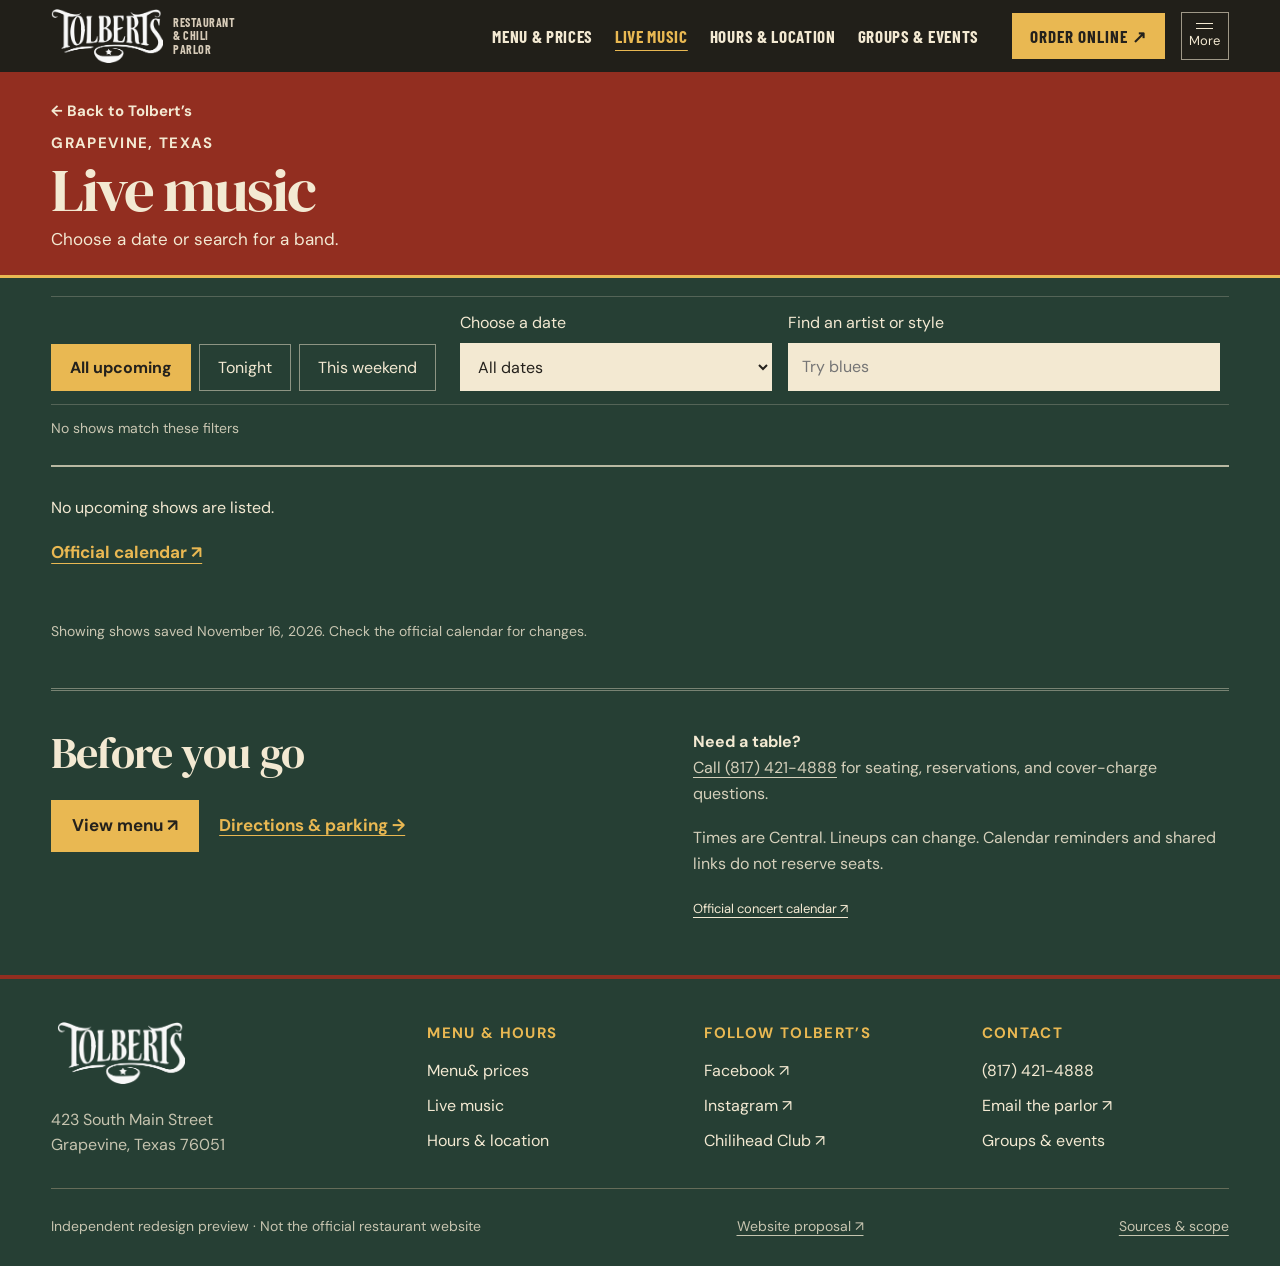
<file: music.html>
<!doctype html><html lang="en"><head><meta charset="utf-8"><meta name="viewport" content="width=device-width,initial-scale=1"><meta name="theme-color" content="#263f34"><meta name="robots" content="noindex,nofollow"><title>Live Music | Tolbert’s</title><meta name="description" content="Upcoming bands, show dates and set times at Tolbert’s in Grapevine."><link rel="canonical" href="https://cmcnosky.github.io/tolberts-preview/music.html"><meta property="og:title" content="Live Music | Tolbert’s"><meta property="og:description" content="Upcoming bands, show dates and set times at Tolbert’s in Grapevine."><meta property="og:url" content="https://cmcnosky.github.io/tolberts-preview/music.html"><meta property="og:type" content="website"><link rel="icon" href="assets/favicon.svg"><link rel="stylesheet" href="fonts.css?v=2"><link rel="stylesheet" href="site.css?v=4.1"><script src="common.js?v=4.2" defer></script><script src="shared-api.js?v=2" defer></script><script src="owner-content.js?v=9" defer></script><script src="owner-preview.js?v=14" defer></script><script src="calendar-data.js?v=3" defer></script><script src="music-model.js?v=12" defer></script><script src="music.js?v=20" defer></script><link rel="stylesheet" href="music-presentation.css?v=8"><meta property="og:image" content="https://cmcnosky.github.io/tolberts-preview/assets/social-preview-20261120-main-street-bowl-stage-v2.jpg"><meta property="og:image:width" content="1200"><meta property="og:image:height" content="630"><meta property="og:image:type" content="image/jpeg"><meta property="og:image:alt" content="The red Tolbert’s Main Street sign fills the left half. A gold Main &amp; Franklin rail separates it from a Bowl of Red above Texas Flood guitarist Tommy Katona and his drummer."><meta name="twitter:card" content="summary_large_image"><meta name="twitter:title" content="Live Music | Tolbert’s"><meta name="twitter:description" content="Upcoming bands, show dates and set times at Tolbert’s in Grapevine."><meta name="twitter:image" content="https://cmcnosky.github.io/tolberts-preview/assets/social-preview-20261120-main-street-bowl-stage-v2.jpg"><meta name="twitter:image:alt" content="The red Tolbert’s Main Street sign fills the left half. A gold Main &amp; Franklin rail separates it from a Bowl of Red above Texas Flood guitarist Tommy Katona and his drummer."><link rel="stylesheet" href="guest-finish.css?v=1"><style>.visually-hidden{position:absolute;width:1px;height:1px;padding:0;margin:-1px;overflow:hidden;clip:rect(0,0,0,0);white-space:nowrap;border:0}</style><link rel="stylesheet" href="owner-access.css?v=5"><link rel="stylesheet" href="guest-editorial.css?v=5"><script src="owner-model.js?v=20261109.2" defer></script><script src="owner-access.js?v=3" defer></script><link rel="stylesheet" href="editorial-readability.css?v=2"></head><body class="music-page" data-music-page="full"><a class="skip" href="#main">Skip to content</a><header class="header"><a class="brand" href="index.html" aria-label="Tolbert’s home"><img src="assets/logo-white.png" alt="Tolbert’s" width="162" height="78"><span>RESTAURANT &amp;<br class="brand-tagline-break"> CHILI PARLOR</span></a><nav class="desktop-nav" aria-label="Main navigation"><a href="menu.html">Menu &amp; prices</a><a href="music.html" aria-current="page">Live music</a><a href="index.html#visit">Hours &amp; location</a><a href="index.html#groups">Groups &amp; events</a></nav><a class="button order-link" href="https://order.spoton.com/rbbt-tolberts-restaurant-and-chili-parlor-15291/grapevine-tx/64e7d0d48137b6003f171eba" target="_blank" rel="noopener">Order online ↗</a><button class="nav-toggle" type="button" aria-label="More" aria-expanded="false" aria-controls="mobile-nav"><span></span><span></span><b>More</b></button></header><nav id="mobile-nav" class="mobile-nav" aria-label="More navigation" hidden><a href="menu.html">Menu &amp; prices</a><a href="music.html" aria-current="page">Live music</a><a href="index.html#visit">Hours &amp; location</a><a href="index.html#groups">Groups &amp; events</a><a href="index.html#story">Our story</a><a href="tel:+18174214888">Call (817) 421-4888</a><a class="owner-nav-entry" href="owner.html" data-owner-entry><span data-owner-label>Login</span></a></nav><main id="main"><section class="music-page-head section-pad"><a class="breadcrumb" href="index.html">← Back to Tolbert’s</a><p class="eyebrow">GRAPEVINE, TEXAS</p><h1>Live music</h1><p>Choose a date or search for a band.</p></section><section class="music-section music-full section-pad" aria-labelledby="music-results-heading"><h2 class="visually-hidden" id="music-results-heading">Upcoming shows</h2><div class="music-finder"><div class="filter-group" role="group" aria-label="When to go"><button type="button" data-filter="all" aria-pressed="true" class="active">All upcoming</button><button type="button" data-filter="tonight" aria-pressed="false">Tonight</button><button type="button" data-filter="weekend" aria-pressed="false">This weekend</button></div><div class="finder-fields"><label for="show-date">Choose a date<select id="show-date"><option value="">All dates</option></select></label><label for="show-search">Find an artist or style<input id="show-search" type="search" placeholder="Try blues" autocomplete="off"></label></div></div><div class="music-results-bar"><div id="show-count" class="show-count" role="status">Checking upcoming shows…</div><button class="reset-shows" id="reset-shows" type="button" hidden>Clear filters</button></div><div id="show-grid" class="show-grid"></div><p id="lineup-source" class="source-note" role="status">Checking the restaurant’s calendar. Times are Central.</p><noscript><p class="notice">See <a href="https://tolbertsrestaurant.com/calendar/">Tolbert’s official concert calendar</a> for the lineup. The live finder requires JavaScript.</p></noscript><div class="music-help"><div><h2>Before you go</h2><a class="button gold" href="menu.html">View menu ↗</a><a class="text-link" href="index.html#visit">Directions &amp; parking →</a></div><div><p><strong>Need a table?</strong><br><a href="tel:+18174214888">Call (817) 421-4888</a> for seating, reservations, and cover-charge questions.</p><p>Times are Central. Lineups can change. Calendar reminders and shared links do not reserve seats.</p><a href="https://tolbertsrestaurant.com/calendar/" target="_blank" rel="noopener">Official concert calendar ↗</a></div></div></section></main><footer><div class="footer-main"><div><a class="footer-wordmark" href="index.html" aria-label="Tolbert’s home"><img src="assets/logo-white.png" width="162" height="78" alt="Tolbert’s"></a><p>423 South Main Street<br>Grapevine, Texas 76051</p></div><div><p class="eyebrow">MENU &amp; HOURS</p><a href="menu.html">Menu<span class="nav-menu-detail"> &amp; prices</span></a><a href="music.html">Live music</a><a href="index.html#visit">Hours &amp; location</a></div><div><p class="eyebrow">FOLLOW TOLBERT’S</p><a href="https://www.facebook.com/tolbertsrestaurant" target="_blank" rel="noopener">Facebook ↗</a><a href="https://www.instagram.com/tolbertsrestaurant/" target="_blank" rel="noopener">Instagram ↗</a><a href="https://visitor.r20.constantcontact.com/manage/optin?v=0014Ogu2wnBvl8_ZbMlMzQ9KVX9rpr_smoVitHZKZig-keypGiny6WIeEEgXcEOx1-AiOhKLXw2Q2L0sW0VsGJ6VT7G5BoeQ4qErEvgGW2CZEo%3D" target="_blank" rel="noopener">Chilihead Club ↗</a></div><div><p class="eyebrow">CONTACT</p><a href="tel:+18174214888">(817) 421-4888</a><a href="mailto:tolbertsrestaurant@gmail.com">Email the parlor ↗</a><a href="index.html#groups">Groups &amp; events</a></div></div><div class="footer-bottom"><span>Independent redesign preview · Not the official restaurant website</span><a href="proposal.html">Website proposal ↗</a><a href="research.html">Sources &amp; scope</a></div></footer><nav class="mobile-bottom" aria-label="Quick actions"><a href="menu.html" >Menu</a><a href="music.html" aria-current="page">Live music</a><a href="index.html#visit" aria-label="Hours and location">Hours</a><a href="https://order.spoton.com/rbbt-tolberts-restaurant-and-chili-parlor-15291/grapevine-tx/64e7d0d48137b6003f171eba" target="_blank" rel="noopener">Order ↗</a></nav><dialog id="show-dialog" class="compact-dialog show-dialog" aria-labelledby="show-title"><div class="show-dialog-bar"><span>Show details</span><button type="button" class="close-dialog" aria-label="Close show details">×</button></div><div id="show-details"></div></dialog><div id="toast" role="status"></div></body></html>
</file>
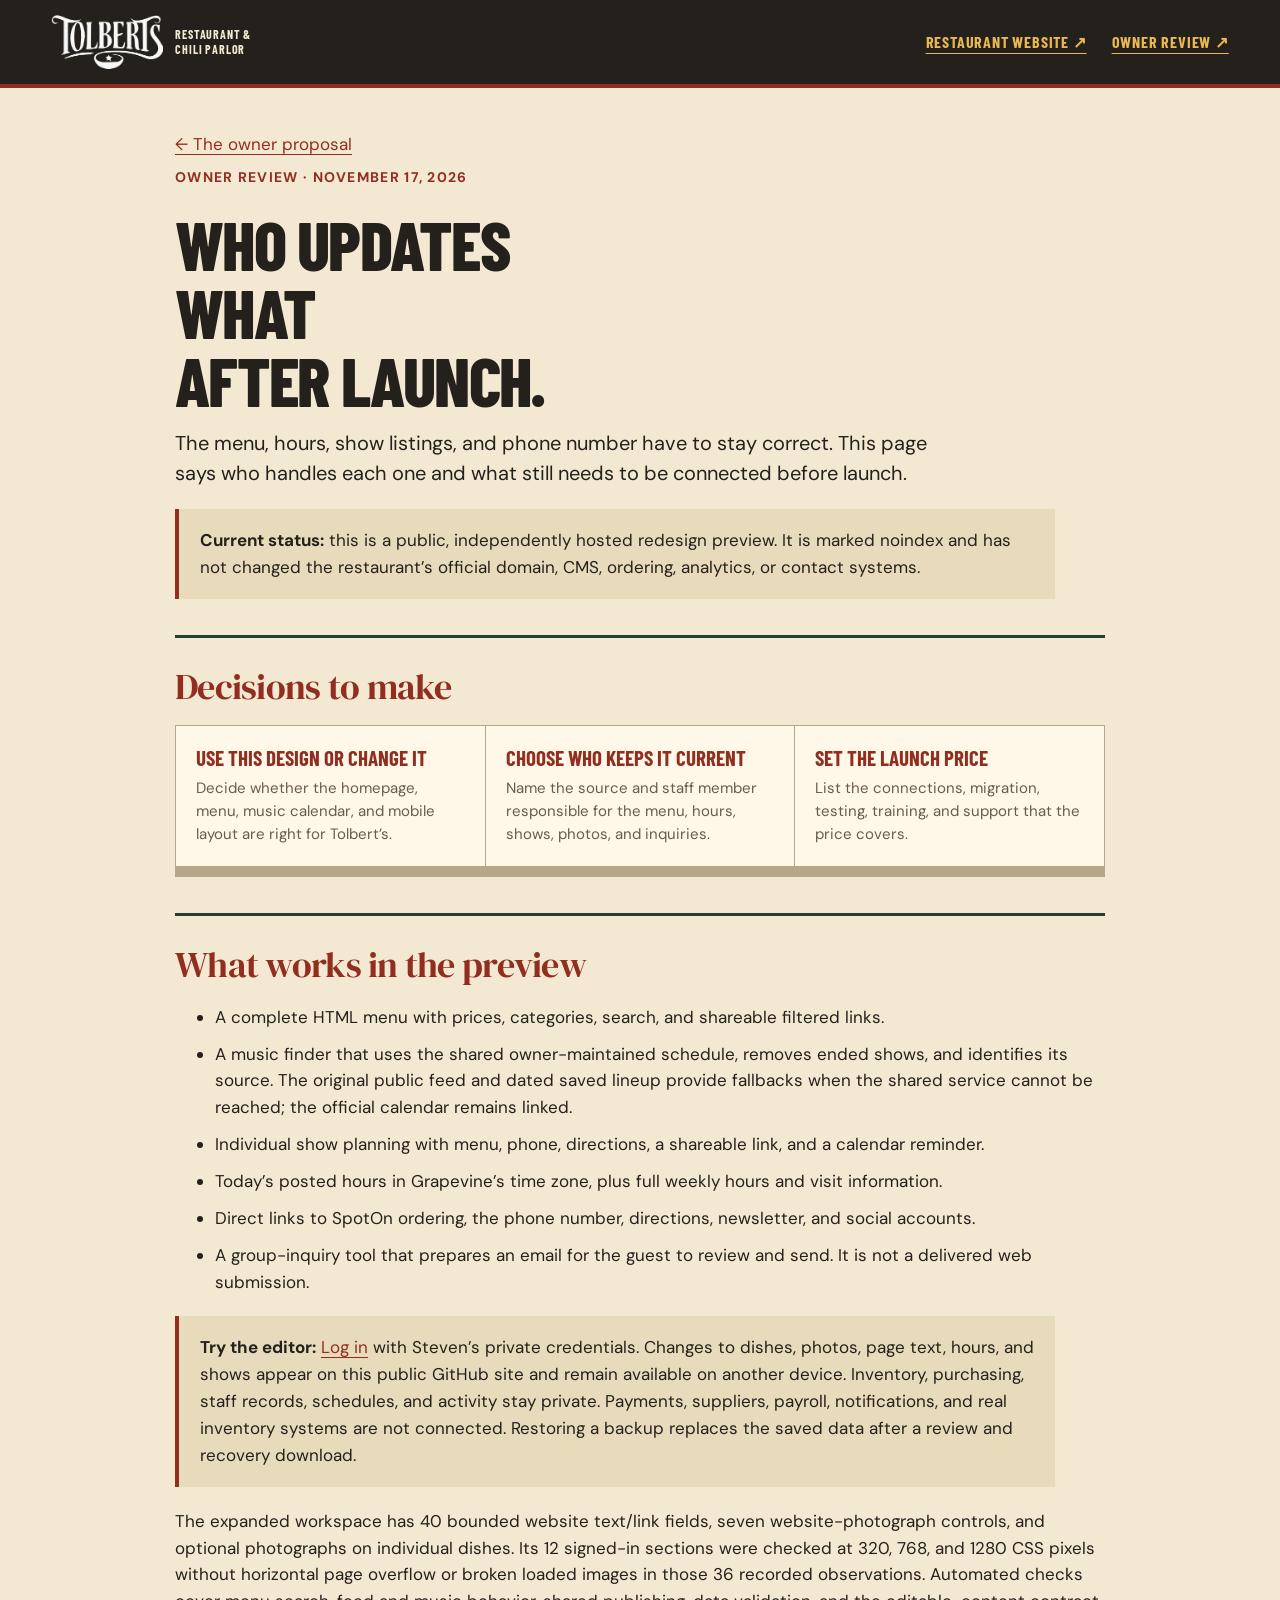
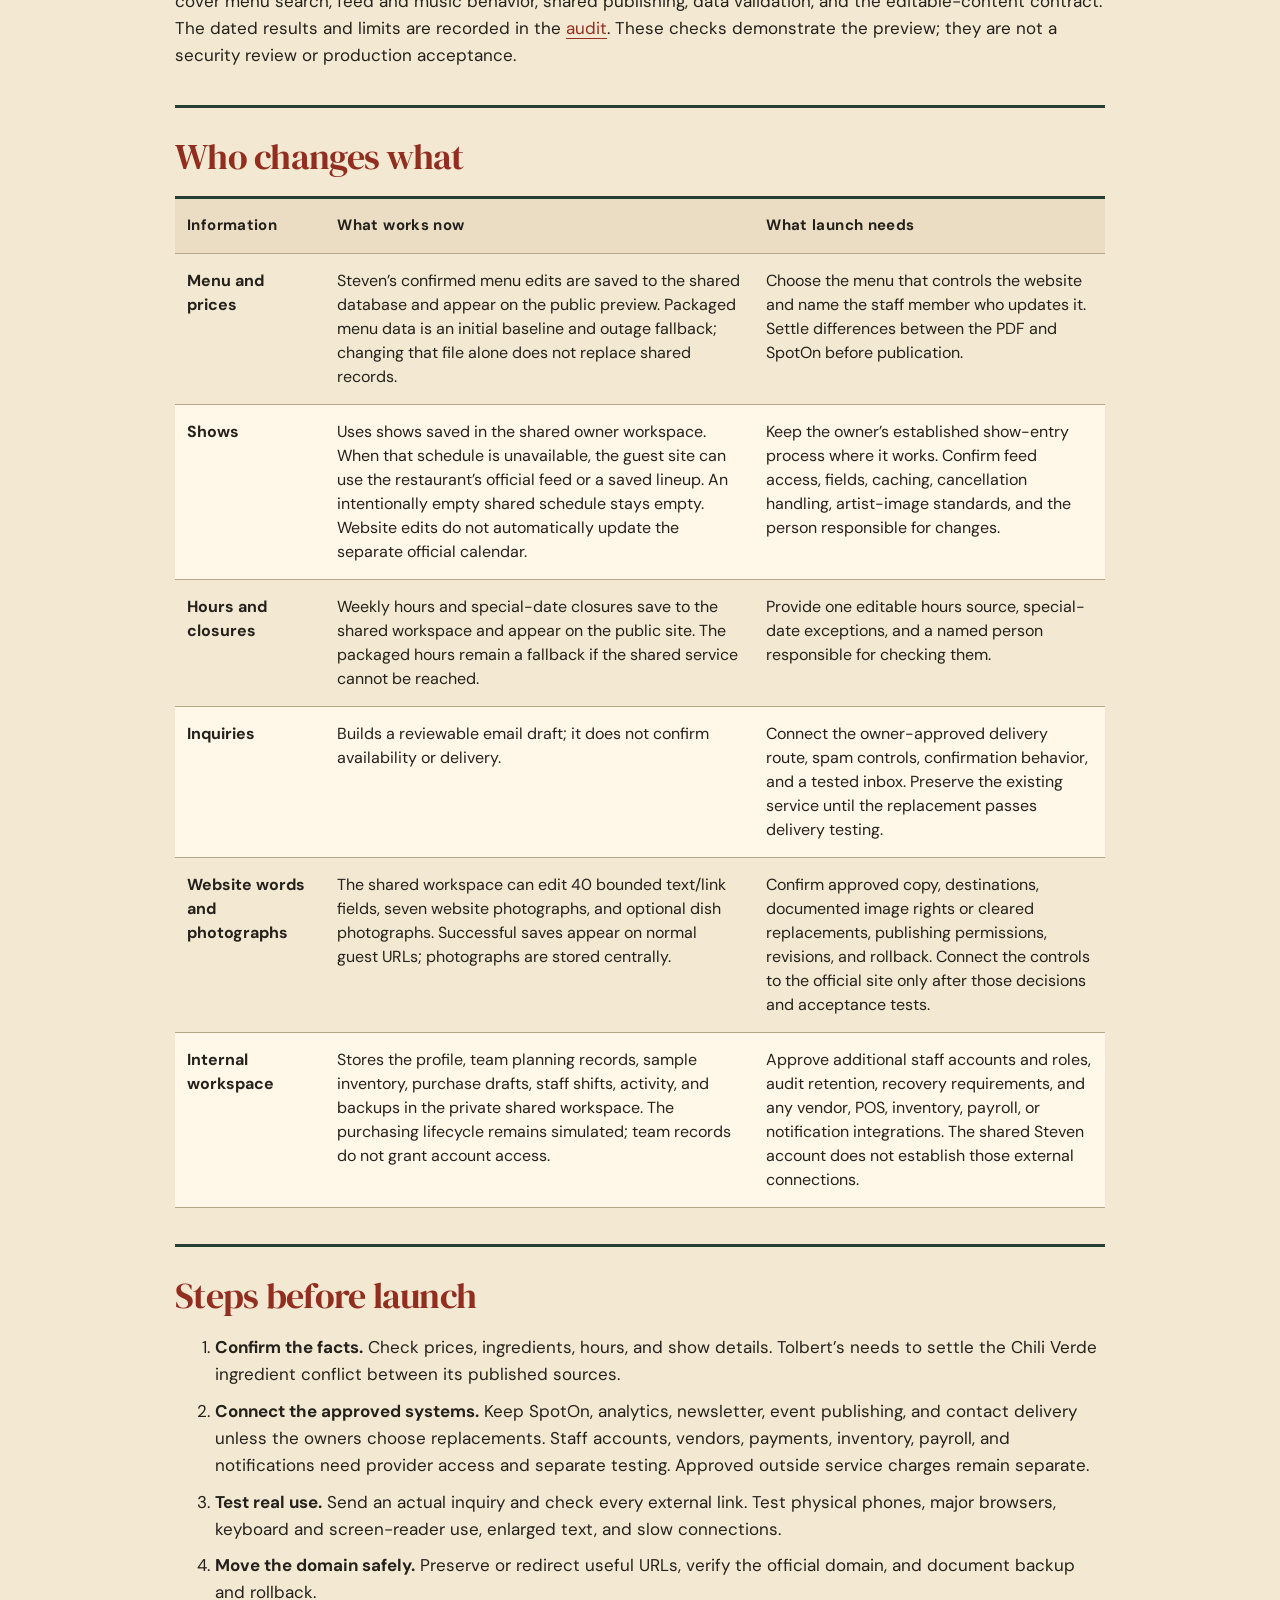
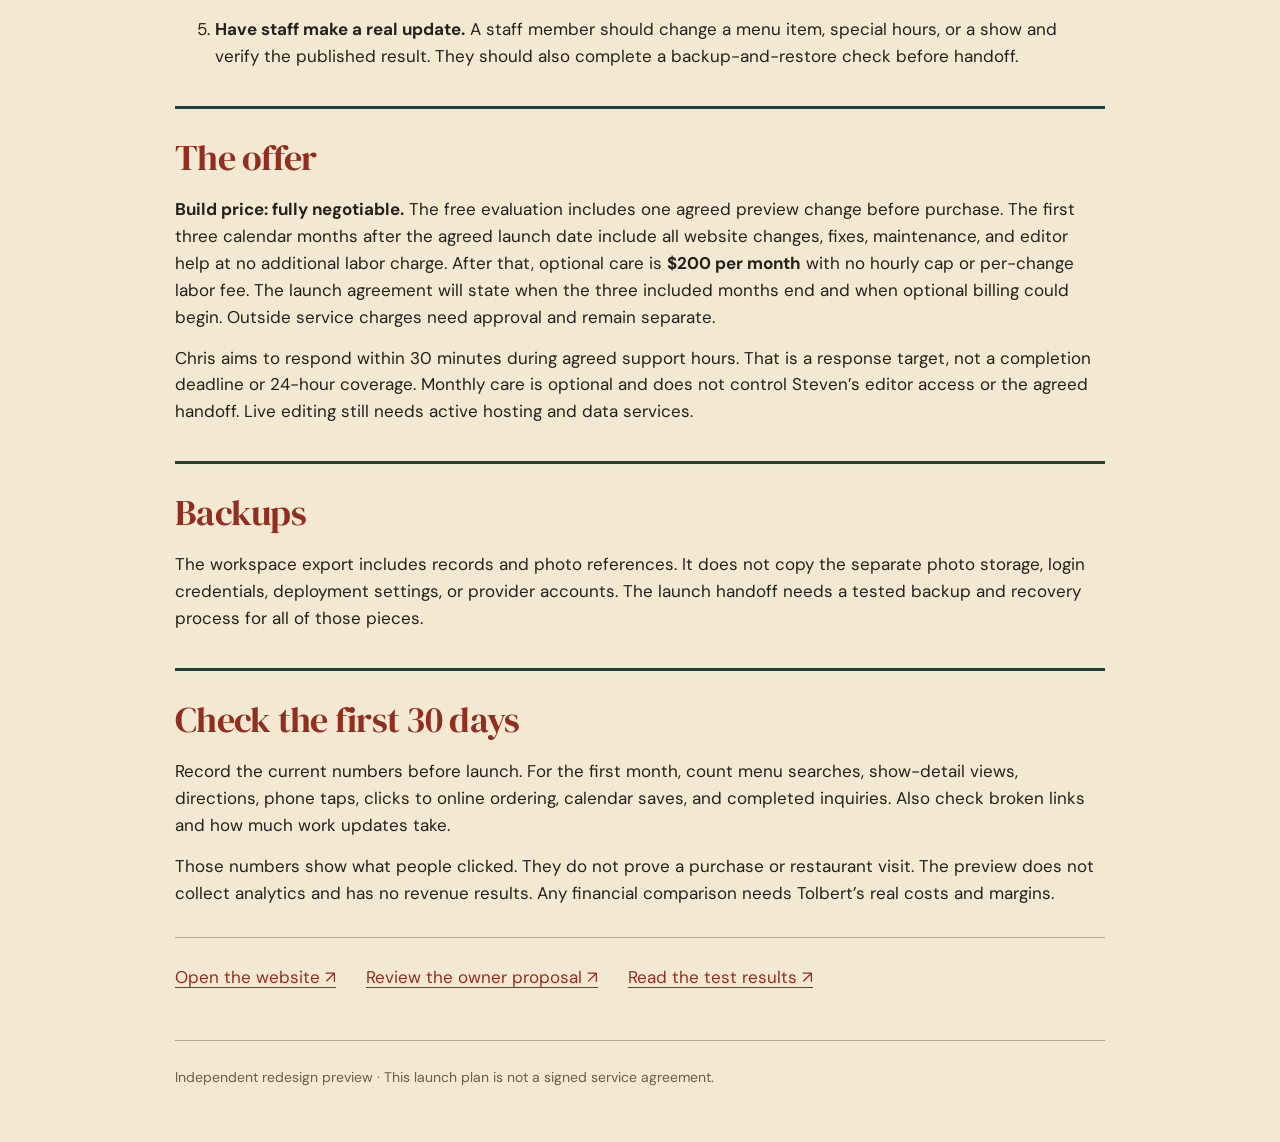
<file: operations.html>
<!doctype html>
<html lang="en">
<head>
  <meta charset="utf-8">
  <meta name="viewport" content="width=device-width,initial-scale=1">
  <meta name="robots" content="noindex,nofollow">
  <meta name="theme-color" content="#852919">
  <title>Website Launch Plan | Tolbert’s</title>
  <meta name="description" content="Who updates the menu, bands and hours, and what needs to happen before launch.">
  <link rel="canonical" href="https://cmcnosky.github.io/tolberts-preview/operations.html">
  <meta property="og:title" content="Website Launch Plan | Tolbert’s">
  <meta property="og:description" content="Who updates the menu, bands and hours, and what needs to happen before launch.">
  <meta property="og:type" content="website">
  <meta property="og:url" content="https://cmcnosky.github.io/tolberts-preview/operations.html">
  <meta property="og:image" content="https://cmcnosky.github.io/tolberts-preview/assets/social-preview-20261120-main-street-bowl-stage-v2.jpg">
  <meta property="og:image:width" content="1200">
  <meta property="og:image:height" content="630">
  <meta property="og:image:type" content="image/jpeg">
  <meta property="og:image:alt" content="The red Tolbert’s Main Street sign fills the left half. A gold Main &amp; Franklin rail separates it from a Bowl of Red above Texas Flood guitarist Tommy Katona and his drummer.">
  <meta name="twitter:card" content="summary_large_image">
  <meta name="twitter:title" content="Website Launch Plan | Tolbert’s">
  <meta name="twitter:description" content="Who updates the menu, bands and hours, and what needs to happen before launch.">
  <meta name="twitter:image" content="https://cmcnosky.github.io/tolberts-preview/assets/social-preview-20261120-main-street-bowl-stage-v2.jpg">
  <meta name="twitter:image:alt" content="The red Tolbert’s Main Street sign fills the left half. A gold Main &amp; Franklin rail separates it from a Bowl of Red above Texas Flood guitarist Tommy Katona and his drummer.">
  <link rel="icon" href="assets/favicon.svg">
  <link rel="stylesheet" href="fonts.css">
  <link rel="stylesheet" href="review.css?v=3">
<link rel="stylesheet" href="document-editorial.css?v=3">
<link rel="stylesheet" href="editorial-readability.css?v=2"></head>
<body class="editorial-document"><a class="document-skip" href="#document-main">Skip to content</a><header class="document-masthead"><a class="document-brand" href="index.html" aria-label="Tolbert’s home"><img src="assets/logo-white.png" alt="Tolbert’s" width="162" height="78"><span>RESTAURANT &amp;<br>CHILI PARLOR</span></a><nav aria-label="Review navigation"><a href="index.html">Restaurant website ↗</a><a href="proposal.html">Owner review ↗</a></nav></header>
  <main id="document-main">
    <a class="back" href="proposal.html">← The owner proposal</a>
    <p class="eyebrow">OWNER REVIEW · NOVEMBER 17, 2026</p>
    <h1>Who updates what<br>after launch.</h1>
    <p class="lede">The menu, hours, show listings, and phone number have to stay correct. This page says who handles each one and what still needs to be connected before launch.</p>

    <div class="note"><strong>Current status:</strong> this is a public, independently hosted redesign preview. It is marked noindex and has not changed the restaurant’s official domain, CMS, ordering, analytics, or contact systems.</div>

    <h2>Decisions to make</h2>
    <ul class="decision-list">
      <li><strong>Use this design or change it</strong><span>Decide whether the homepage, menu, music calendar, and mobile layout are right for Tolbert’s.</span></li>
      <li><strong>Choose who keeps it current</strong><span>Name the source and staff member responsible for the menu, hours, shows, photos, and inquiries.</span></li>
      <li><strong>Set the launch price</strong><span>List the connections, migration, testing, training, and support that the price covers.</span></li>
    </ul>

    <h2>What works in the preview</h2>
    <ul>
      <li>A complete HTML menu with prices, categories, search, and shareable filtered links.</li>
      <li>A music finder that uses the shared owner-maintained schedule, removes ended shows, and identifies its source. The original public feed and dated saved lineup provide fallbacks when the shared service cannot be reached; the official calendar remains linked.</li>
      <li>Individual show planning with menu, phone, directions, a shareable link, and a calendar reminder.</li>
      <li>Today’s posted hours in Grapevine’s time zone, plus full weekly hours and visit information.</li>
      <li>Direct links to SpotOn ordering, the phone number, directions, newsletter, and social accounts.</li>
      <li>A group-inquiry tool that prepares an email for the guest to review and send. It is not a delivered web submission.</li>
    </ul>

    <div class="note"><strong>Try the editor:</strong> <a href="owner.html">Log in</a> with Steven’s private credentials. Changes to dishes, photos, page text, hours, and shows appear on this public GitHub site and remain available on another device. Inventory, purchasing, staff records, schedules, and activity stay private. Payments, suppliers, payroll, notifications, and real inventory systems are not connected. Restoring a backup replaces the saved data after a review and recovery download.</div>

    <p>The expanded workspace has 40 bounded website text/link fields, seven website-photograph controls, and optional photographs on individual dishes. Its 12 signed-in sections were checked at 320, 768, and 1280 CSS pixels without horizontal page overflow or broken loaded images in those 36 recorded observations. Automated checks cover menu search, feed and music behavior, shared publishing, data validation, and the editable-content contract. The dated results and limits are recorded in the <a href="audit.html">audit</a>. These checks demonstrate the preview; they are not a security review or production acceptance.</p>

    <h2>Who changes what</h2>
    <table>
      <thead>
        <tr><th scope="col">Information</th><th scope="col">What works now</th><th scope="col">What launch needs</th></tr>
      </thead>
      <tbody>
        <tr>
          <td>Menu and prices</td>
          <td data-label="What works now">Steven’s confirmed menu edits are saved to the shared database and appear on the public preview. Packaged menu data is an initial baseline and outage fallback; changing that file alone does not replace shared records.</td>
          <td data-label="What launch needs">Choose the menu that controls the website and name the staff member who updates it. Settle differences between the PDF and SpotOn before publication.</td>
        </tr>
        <tr>
          <td>Shows</td>
          <td data-label="What works now">Uses shows saved in the shared owner workspace. When that schedule is unavailable, the guest site can use the restaurant’s official feed or a saved lineup. An intentionally empty shared schedule stays empty. Website edits do not automatically update the separate official calendar.</td>
          <td data-label="What launch needs">Keep the owner’s established show-entry process where it works. Confirm feed access, fields, caching, cancellation handling, artist-image standards, and the person responsible for changes.</td>
        </tr>
        <tr>
          <td>Hours and closures</td>
          <td data-label="What works now">Weekly hours and special-date closures save to the shared workspace and appear on the public site. The packaged hours remain a fallback if the shared service cannot be reached.</td>
          <td data-label="What launch needs">Provide one editable hours source, special-date exceptions, and a named person responsible for checking them.</td>
        </tr>
        <tr>
          <td>Inquiries</td>
          <td data-label="What works now">Builds a reviewable email draft; it does not confirm availability or delivery.</td>
          <td data-label="What launch needs">Connect the owner-approved delivery route, spam controls, confirmation behavior, and a tested inbox. Preserve the existing service until the replacement passes delivery testing.</td>
        </tr>
        <tr>
          <td>Website words and photographs</td>
          <td data-label="What works now">The shared workspace can edit 40 bounded text/link fields, seven website photographs, and optional dish photographs. Successful saves appear on normal guest URLs; photographs are stored centrally.</td>
          <td data-label="What launch needs">Confirm approved copy, destinations, documented image rights or cleared replacements, publishing permissions, revisions, and rollback. Connect the controls to the official site only after those decisions and acceptance tests.</td>
        </tr>
        <tr>
          <td>Internal workspace</td>
          <td data-label="What works now">Stores the profile, team planning records, sample inventory, purchase drafts, staff shifts, activity, and backups in the private shared workspace. The purchasing lifecycle remains simulated; team records do not grant account access.</td>
          <td data-label="What launch needs">Approve additional staff accounts and roles, audit retention, recovery requirements, and any vendor, POS, inventory, payroll, or notification integrations. The shared Steven account does not establish those external connections.</td>
        </tr>
      </tbody>
    </table>

    <h2>Steps before launch</h2>
    <ol>
      <li><strong>Confirm the facts.</strong> Check prices, ingredients, hours, and show details. Tolbert’s needs to settle the Chili Verde ingredient conflict between its published sources.</li>
      <li><strong>Connect the approved systems.</strong> Keep SpotOn, analytics, newsletter, event publishing, and contact delivery unless the owners choose replacements. Staff accounts, vendors, payments, inventory, payroll, and notifications need provider access and separate testing. Approved outside service charges remain separate.</li>
      <li><strong>Test real use.</strong> Send an actual inquiry and check every external link. Test physical phones, major browsers, keyboard and screen-reader use, enlarged text, and slow connections.</li>
      <li><strong>Move the domain safely.</strong> Preserve or redirect useful URLs, verify the official domain, and document backup and rollback.</li>
      <li><strong>Have staff make a real update.</strong> A staff member should change a menu item, special hours, or a show and verify the published result. They should also complete a backup-and-restore check before handoff.</li>
    </ol>

    <h2>The offer</h2><p><strong>Build price: fully negotiable.</strong> The free evaluation includes one agreed preview change before purchase. The first three calendar months after the agreed launch date include all website changes, fixes, maintenance, and editor help at no additional labor charge. After that, optional care is <strong>$200 per month</strong> with no hourly cap or per-change labor fee. The launch agreement will state when the three included months end and when optional billing could begin. Outside service charges need approval and remain separate.</p><p>Chris aims to respond within 30 minutes during agreed support hours. That is a response target, not a completion deadline or 24-hour coverage. Monthly care is optional and does not control Steven’s editor access or the agreed handoff. Live editing still needs active hosting and data services.</p><h2>Backups</h2><p>The workspace export includes records and photo references. It does not copy the separate photo storage, login credentials, deployment settings, or provider accounts. The launch handoff needs a tested backup and recovery process for all of those pieces.</p><h2>Check the first 30 days</h2>
    <p>Record the current numbers before launch. For the first month, count menu searches, show-detail views, directions, phone taps, clicks to online ordering, calendar saves, and completed inquiries. Also check broken links and how much work updates take.</p>
    <p>Those numbers show what people clicked. They do not prove a purchase or restaurant visit. The preview does not collect analytics and has no revenue results. Any financial comparison needs Tolbert’s real costs and margins.</p>

    <p class="links">
      <a href="index.html">Open the website ↗</a>
      <a href="proposal.html">Review the owner proposal ↗</a>
      <a href="audit.html">Read the test results ↗</a>
    </p>

    <footer>Independent redesign preview · This launch plan is not a signed service agreement.</footer>
  </main>
</body>
</html>
</file>
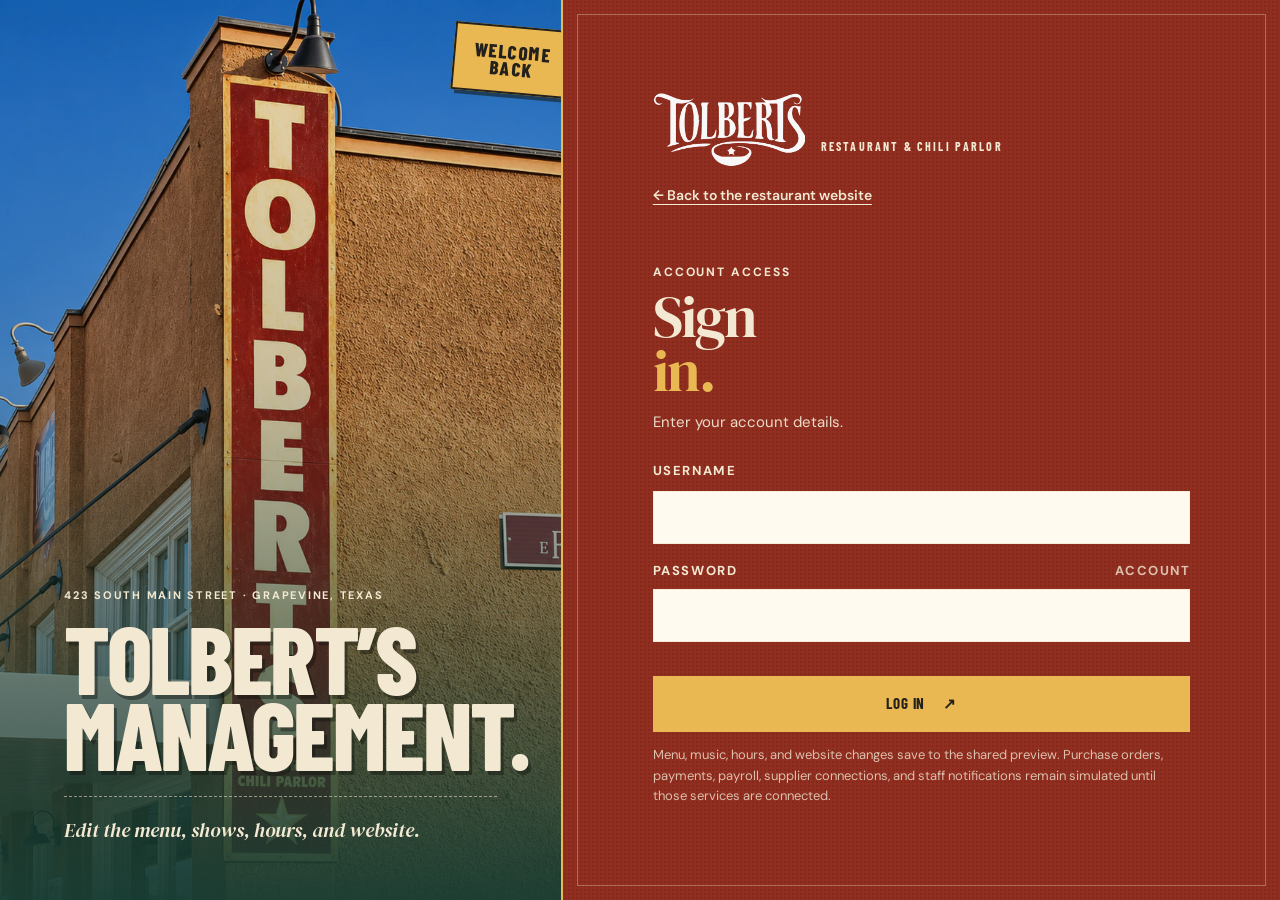
<file: owner.html>
<!doctype html>
<html lang="en">
<head>
  <meta charset="UTF-8">
  <meta name="viewport" content="width=device-width, initial-scale=1">
  <meta name="theme-color" content="#263f34">
  <meta name="robots" content="noindex, nofollow">
  <title>Login | Tolbert’s</title>
  <meta name="description" content="Sign in to edit the menu, hours, shows and photos, or try the sample inventory and purchase orders.">
  <link rel="canonical" href="https://cmcnosky.github.io/tolberts-preview/owner.html">
  <meta property="og:title" content="Login | Tolbert’s">
  <meta property="og:description" content="Sign in to edit the menu, hours, shows and photos, or try the sample inventory and purchase orders.">
  <meta property="og:type" content="website">
  <meta property="og:url" content="https://cmcnosky.github.io/tolberts-preview/owner.html">
  <meta property="og:image" content="https://cmcnosky.github.io/tolberts-preview/assets/social-preview-20261120-main-street-bowl-stage-v2.jpg">
  <meta property="og:image:width" content="1200">
  <meta property="og:image:height" content="630">
  <meta property="og:image:type" content="image/jpeg">
  <meta property="og:image:alt" content="The red Tolbert’s Main Street sign fills the left half. A gold Main &amp; Franklin rail separates it from a Bowl of Red above Texas Flood guitarist Tommy Katona and his drummer.">
  <meta name="twitter:card" content="summary_large_image">
  <meta name="twitter:title" content="Login | Tolbert’s">
  <meta name="twitter:description" content="Sign in to edit the menu, hours, shows and photos, or try the sample inventory and purchase orders.">
  <meta name="twitter:image" content="https://cmcnosky.github.io/tolberts-preview/assets/social-preview-20261120-main-street-bowl-stage-v2.jpg">
  <meta name="twitter:image:alt" content="The red Tolbert’s Main Street sign fills the left half. A gold Main &amp; Franklin rail separates it from a Bowl of Red above Texas Flood guitarist Tommy Katona and his drummer.">
  <link rel="icon" href="assets/favicon.svg">
  <link rel="stylesheet" href="fonts.css?v=2">
  <link rel="stylesheet" href="owner.css?v=13">
  <link rel="stylesheet" href="owner-tools.css?v=1">
  <link rel="stylesheet" href="owner-editorial.css?v=5">
  <script src="owner-model.js?v=20261109.2" defer></script>
  <script src="owner-content.js?v=9" defer></script>
  <script src="owner-tools.js?v=20261118.1" defer></script>
  <script src="shared-api.js?v=2" defer></script>
  <script src="music-model.js?v=12" defer></script>
  <script src="owner.js?v=20261118.1" defer></script>
<link rel="stylesheet" href="editorial-readability.css?v=2"></head>
<body class="owner-page editorial-owner">
  <a class="skip-link" id="owner-skip-link" href="#login-title">Skip to sign-in</a>

  <section class="login-view" id="login-view" aria-labelledby="login-title">
    <div class="login-scene" aria-hidden="true">
      <div class="login-scene-copy">
        <p>423 South Main Street · Grapevine, Texas</p>
        <strong>Tolbert’s<br>management.</strong>
        <span>Edit the menu, shows, hours, and website.</span>
      </div>
    </div>

    <div class="login-panel">
      <div class="login-inner">
        <a class="login-brand" href="index.html" aria-label="Back to the Tolbert’s guest website">
          <img src="assets/logo-white.png" alt="Tolbert’s" width="188" height="91">
          <span>Restaurant &amp; Chili Parlor</span>
        </a>

        <a class="back-to-website" href="index.html">← Back to the restaurant website</a>
        <div class="login-heading">
          <p class="eyebrow">ACCOUNT ACCESS</p>
          <h1 id="login-title" tabindex="-1">Sign<br><em>in.</em></h1>
          <p>Enter your account details.</p>
        </div>

        <form id="login-form" class="login-form">
          <label for="owner-username">Username</label>
          <input id="owner-username" name="username" type="text" autocomplete="username" autocapitalize="none" spellcheck="false" required>

          <div class="label-line">
            <label for="owner-password">Password</label>
            <span>Account</span>
          </div>
          <input id="owner-password" name="password" type="password" autocomplete="current-password" required>

          <p id="login-error" class="login-error" role="alert" aria-live="assertive"></p>
          <button class="button login-submit" type="submit">Log in <span aria-hidden="true">↗</span></button>
        </form>

        <p class="demo-disclosure">Menu, music, hours, and website changes save to the shared preview. Purchase orders, payments, payroll, supplier connections, and staff notifications remain simulated until those services are connected.</p>
        <noscript><p class="login-noscript">Turn on JavaScript to use the owner workspace.</p></noscript>
      </div>
    </div>
  </section>

  <div class="owner-shell" id="owner-shell" hidden>
    <aside class="owner-sidebar" aria-label="Owner navigation">
      <a class="sidebar-brand" href="index.html" aria-label="Tolbert’s guest website">
        <img src="assets/logo-white.png" alt="Tolbert’s" width="150" height="72">
        <span>Management</span>
      </a>

      <div class="sidebar-intro">
        <span>423 S. Main Street</span>
        <strong>Tolbert’s</strong>
      </div>

      <button class="owner-nav-toggle" id="owner-nav-toggle" type="button" aria-controls="owner-navigation" aria-expanded="false">
        <span class="owner-nav-toggle-label">Sections</span>
        <strong id="owner-nav-current">Today</strong>
        <span class="owner-nav-chevron" aria-hidden="true">⌄</span>
      </button>
      <nav class="owner-nav" id="owner-navigation" aria-label="Workspace sections">
        <button type="button" data-view="overview" aria-current="page"><span class="nav-mark">01</span><span>Today</span></button>
        <button type="button" data-view="menu"><span class="nav-mark">02</span><span>Menu</span></button>
        <button type="button" data-view="music"><span class="nav-mark">03</span><span>Live music</span></button>
        <button type="button" data-view="hours"><span class="nav-mark">04</span><span>Hours</span></button>
        <button type="button" data-view="inventory"><span class="nav-mark">05</span><span>Inventory</span></button>
        <button type="button" data-view="purchases"><span class="nav-mark">06</span><span>Purchasing</span></button>
        <button type="button" data-view="team"><span class="nav-mark">07</span><span>Team</span></button>
        <button type="button" data-view="website"><span class="nav-mark">08</span><span>Website</span></button>
        <button type="button" data-view="schedule"><span class="nav-mark">09</span><span>Staff schedule</span></button>
        <button type="button" data-view="backups"><span class="nav-mark">10</span><span>Backups &amp; connections</span></button>
        <button type="button" data-view="activity"><span class="nav-mark">11</span><span>Activity</span></button>
        <button type="button" data-view="settings"><span class="nav-mark">12</span><span>Settings</span></button>
      </nav>

      <div class="sidebar-foot">
        <span>MANAGEMENT</span>
        <p>Successful saves sync across devices and update the guest preview. Orders, payments, payroll, and staff notices need outside services.</p>
      </div>
    </aside>

    <div class="owner-app">
      <header class="owner-topbar">
        <div class="topbar-location">
          <span>Management</span>
          <strong>Tolbert’s · Grapevine</strong>
        </div>
        <div class="topbar-actions">
          <a class="guest-link guest-home-link" href="index.html">Guest website <span aria-hidden="true">↗</span></a>
          <a class="guest-link" href="index.html?owner-preview=1">Guest preview <span aria-hidden="true">↗</span></a>
          <div class="owner-identity">
            <span class="user-avatar" aria-hidden="true">S</span>
            <span><small>Signed in as</small><strong>Steven</strong></span>
          </div>
          <button class="logout-button" id="logout" type="button">Log out</button>
        </div>
      </header>

      <div class="demo-ribbon" role="note">
        <strong>Shared preview</strong>
        <span>Saved changes sync across devices · Backups let you restore earlier data</span>
      </div>

      <main class="workspace" id="workspace" tabindex="-1">
        <noscript>
          <div class="notice">This owner demo needs JavaScript to load the interactive controls.</div>
        </noscript>
      </main>
    </div>
  </div>

  <dialog class="editor-dialog" id="editor-dialog" aria-labelledby="editor-title">
    <form id="editor-form" method="dialog">
      <div class="dialog-heading">
        <div>
          <p class="eyebrow">Editor</p>
          <h2 id="editor-title">Edit details</h2>
        </div>
        <button class="dialog-close" type="button" data-close-dialog aria-label="Close editor">×</button>
      </div>
      <div class="editor-fields" id="editor-fields"></div>
      <div class="editor-discard-warning" id="editor-discard-warning" role="alert" hidden>
        <div>
          <strong>Discard unsaved changes?</strong>
          <span>Nothing entered in this editor will be saved.</span>
        </div>
        <div class="row-actions">
          <button class="button secondary" id="editor-keep-editing" type="button">Keep editing</button>
          <button class="button quiet" id="editor-discard" type="button">Discard changes</button>
        </div>
      </div>
      <div class="dialog-actions">
        <button class="button secondary" type="button" data-close-dialog>Cancel</button>
        <button class="button" id="editor-save" type="submit">Save changes</button>
      </div>
    </form>
  </dialog>

  <div class="owner-status" id="owner-status" role="status" aria-live="polite"></div>
</body>
</html>
</file>
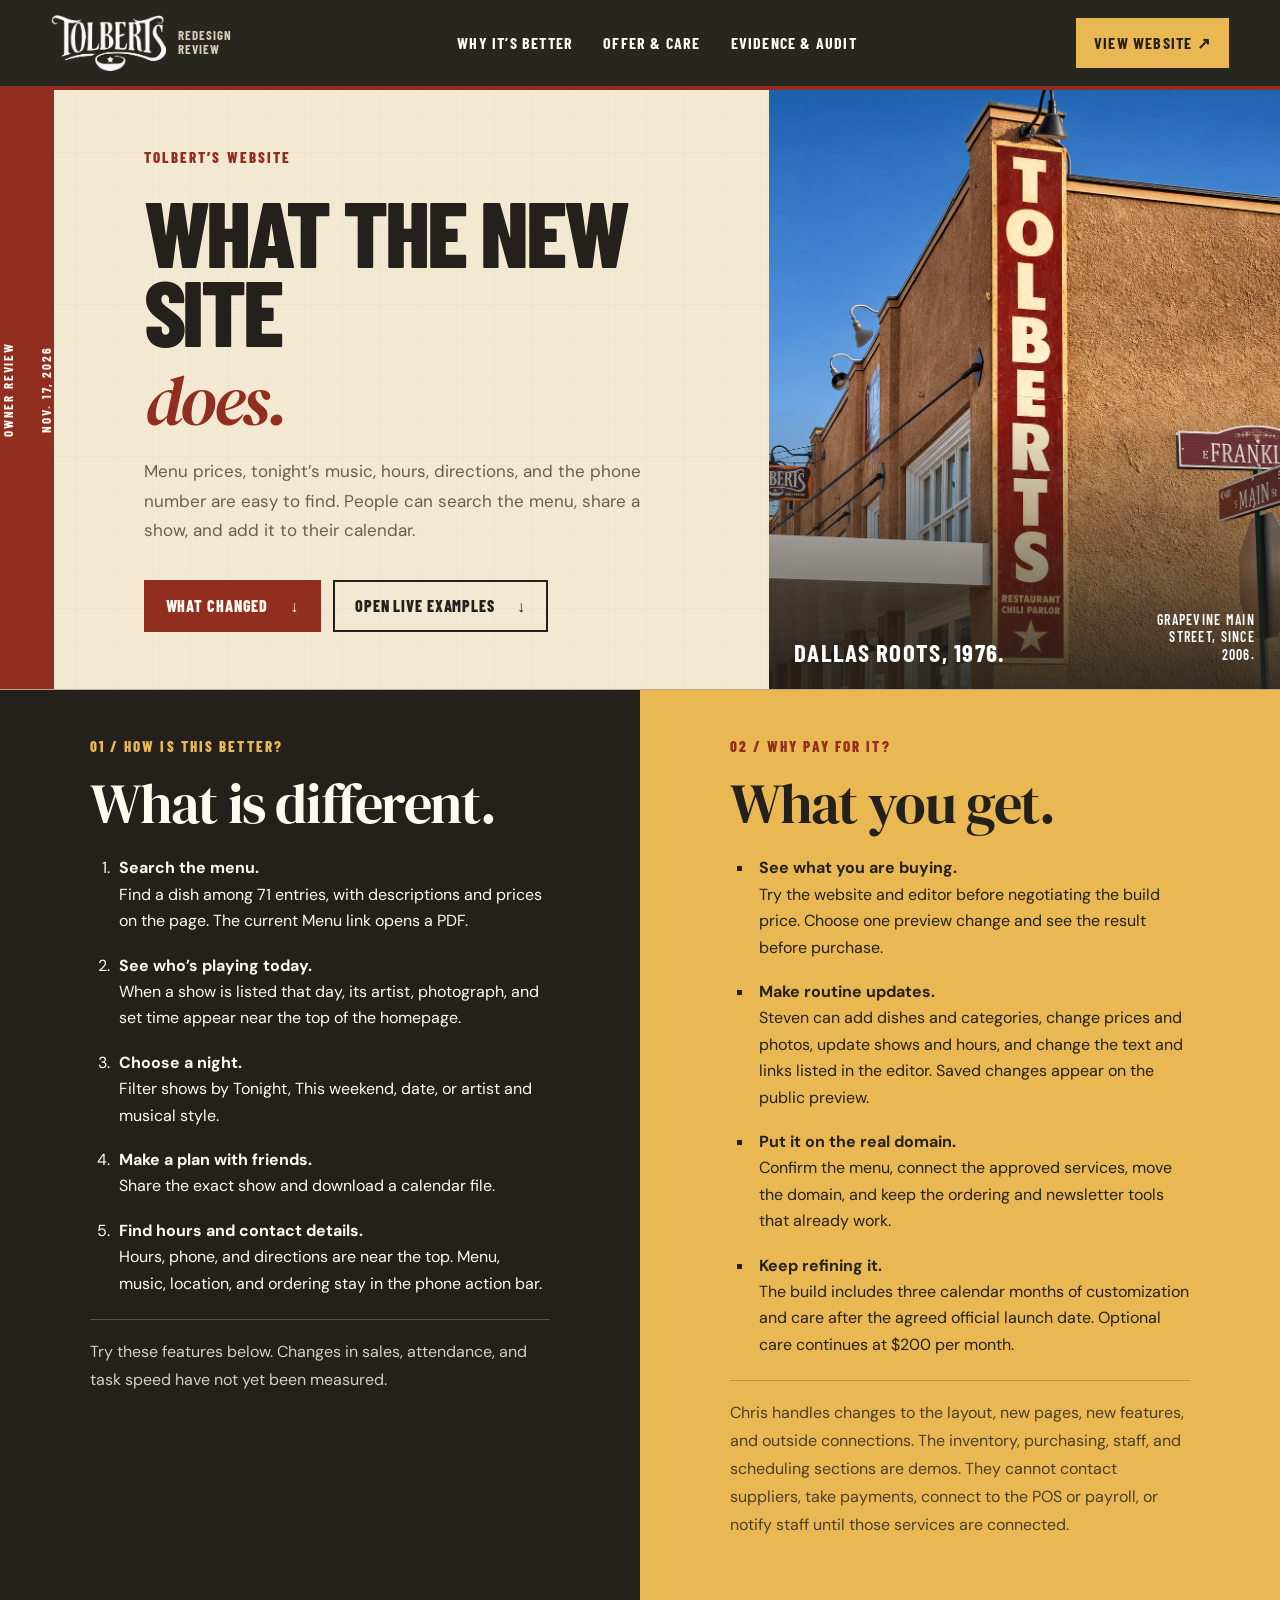
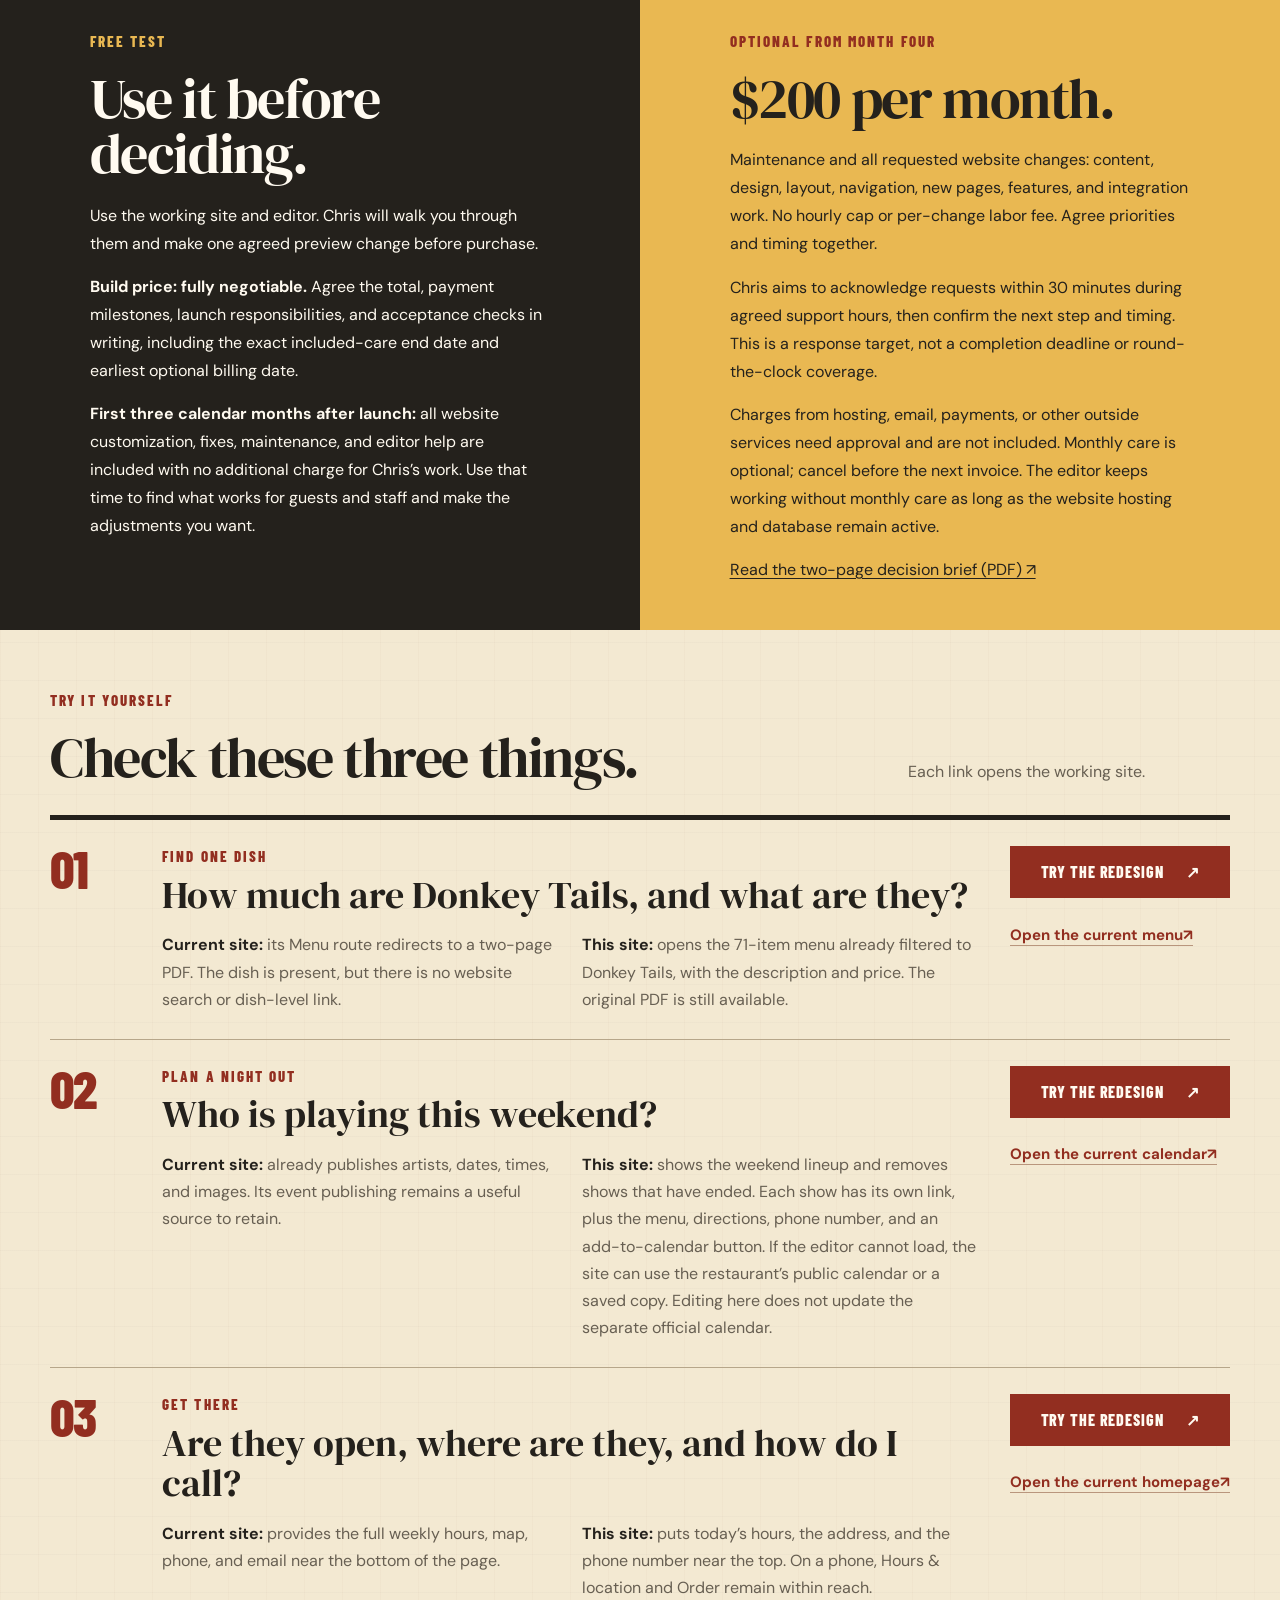
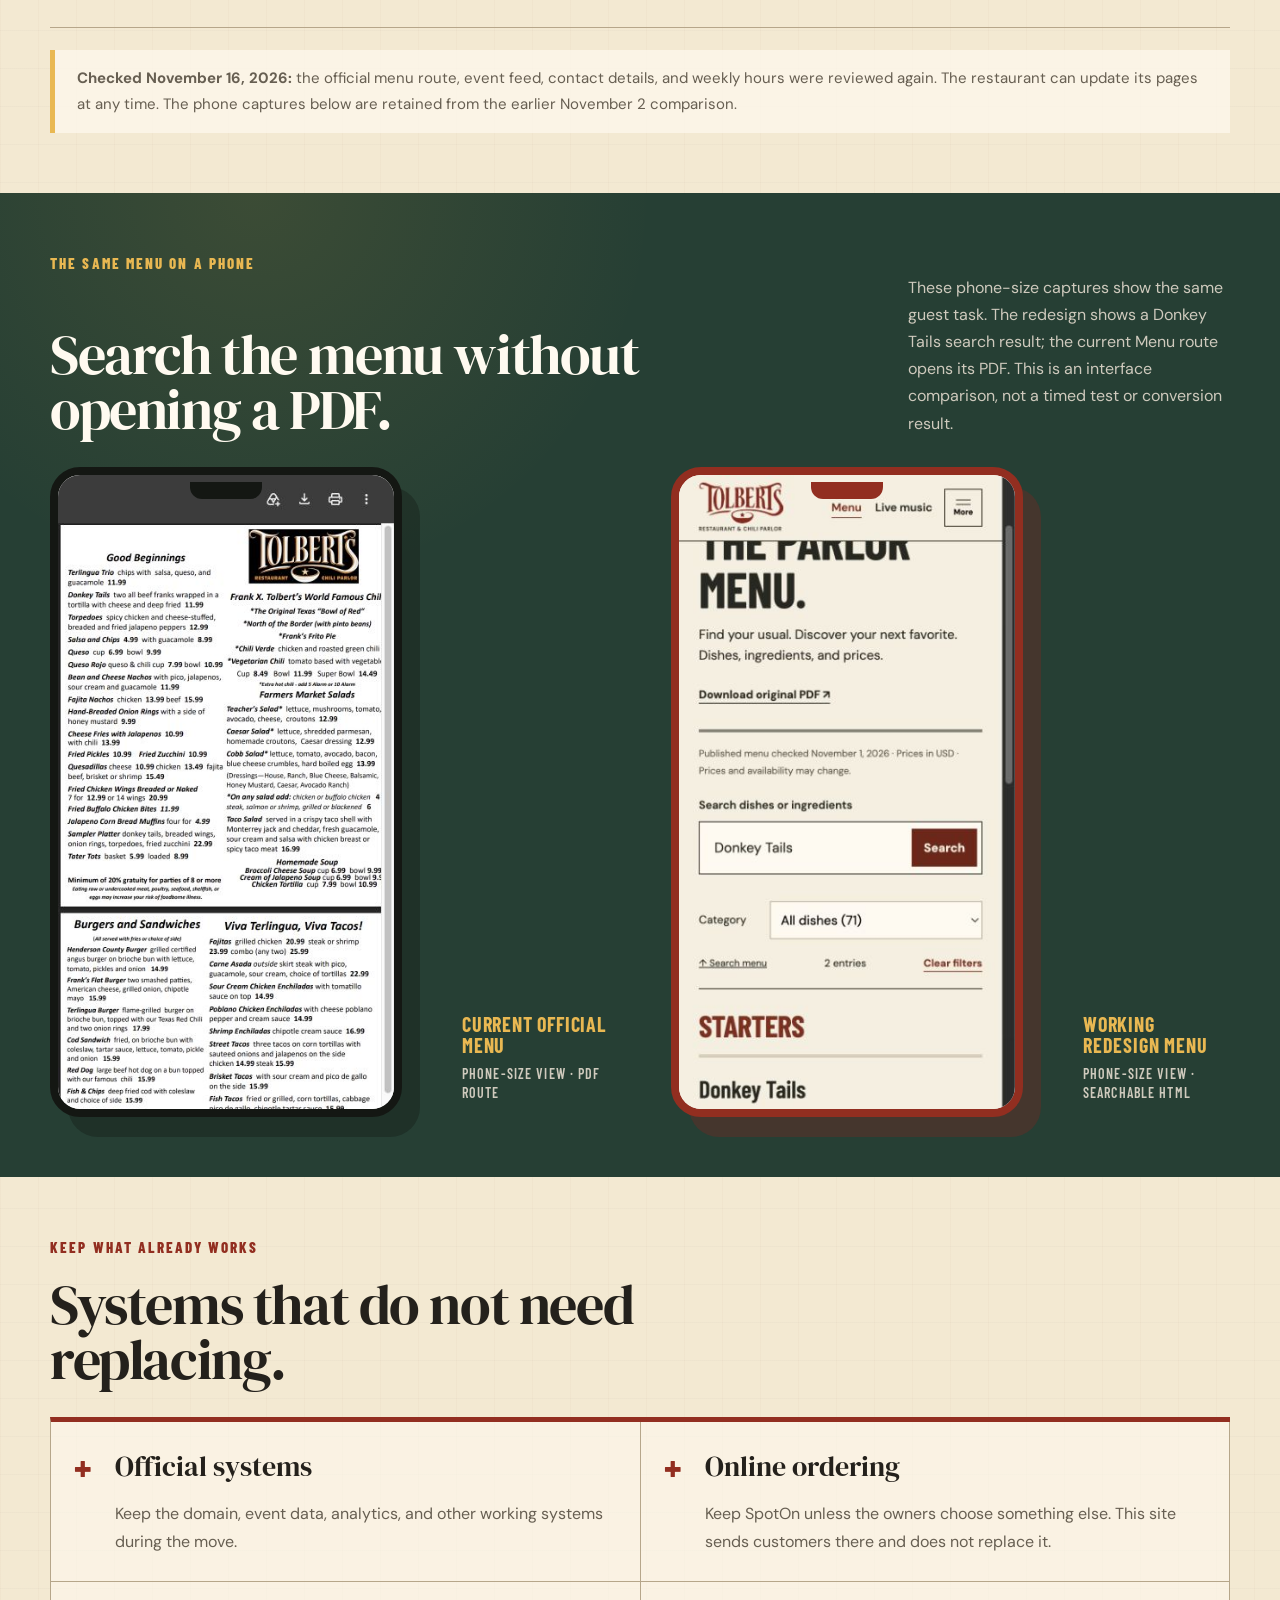
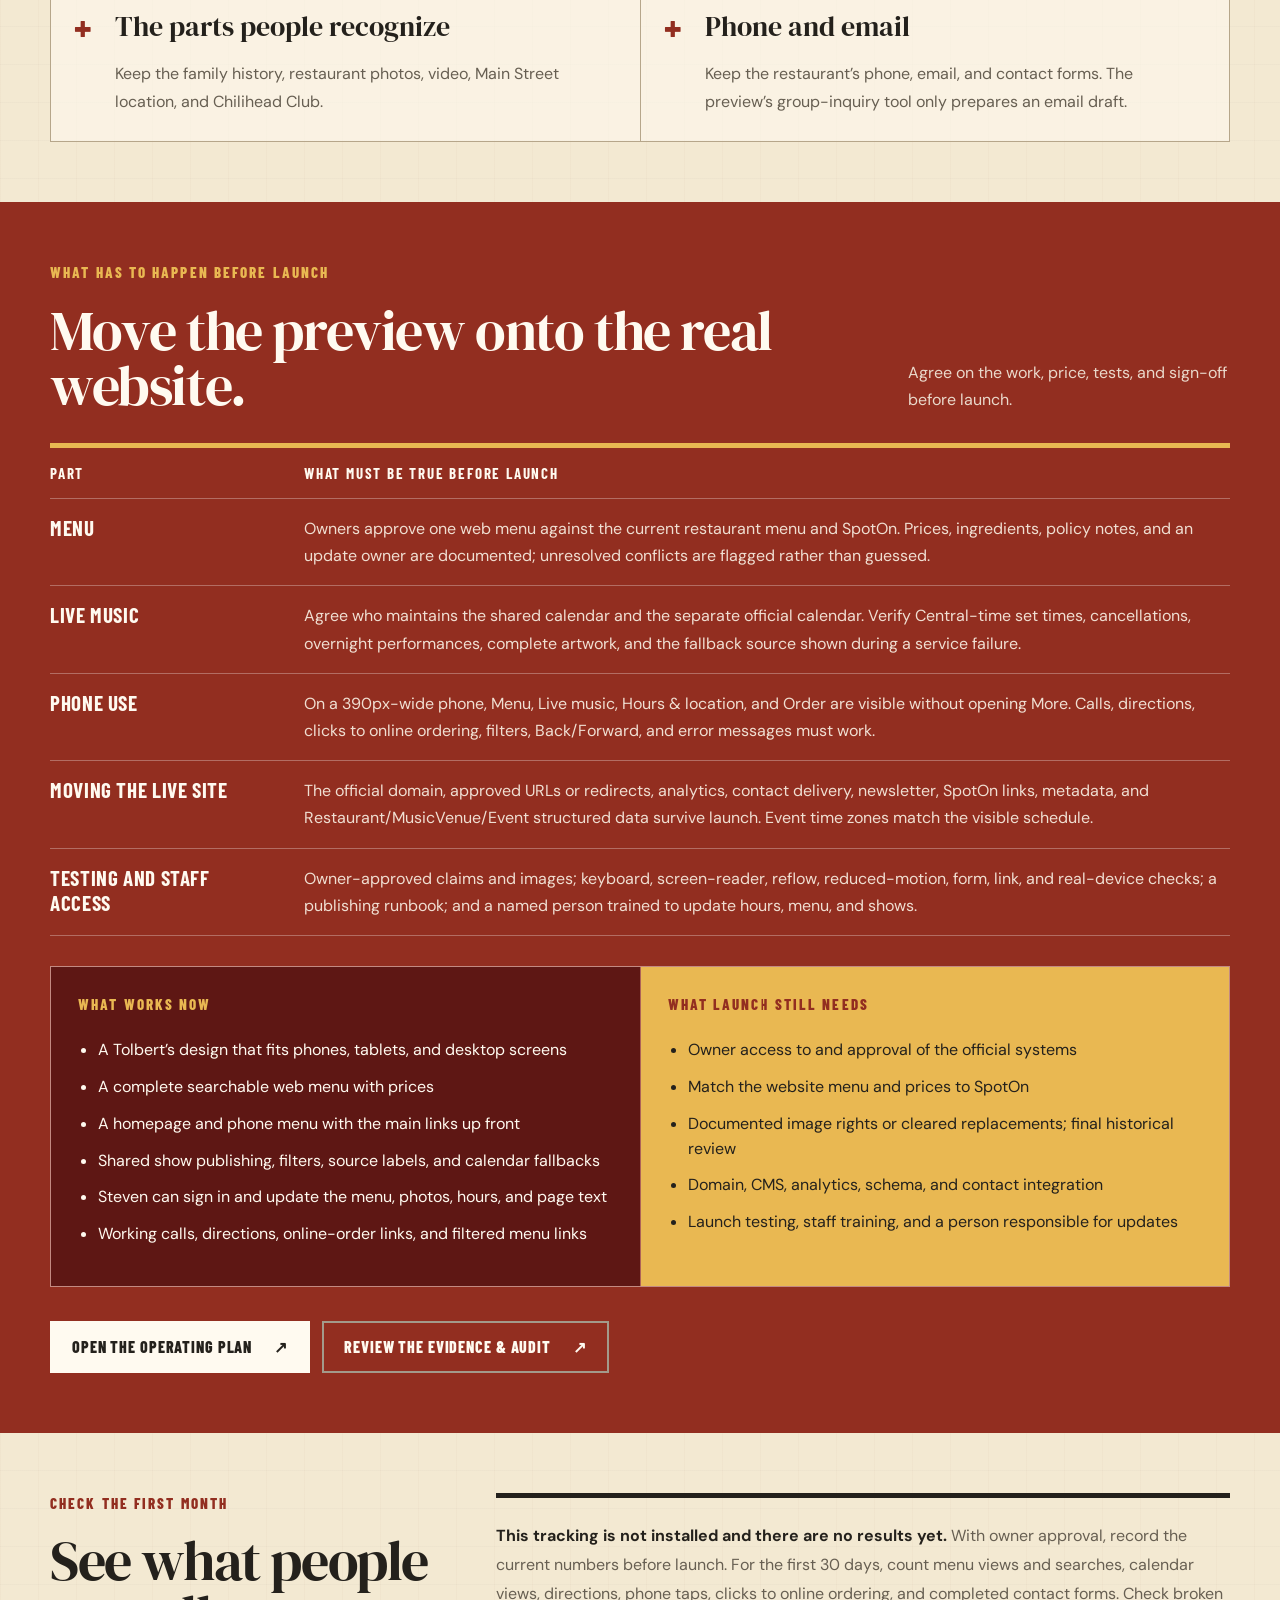
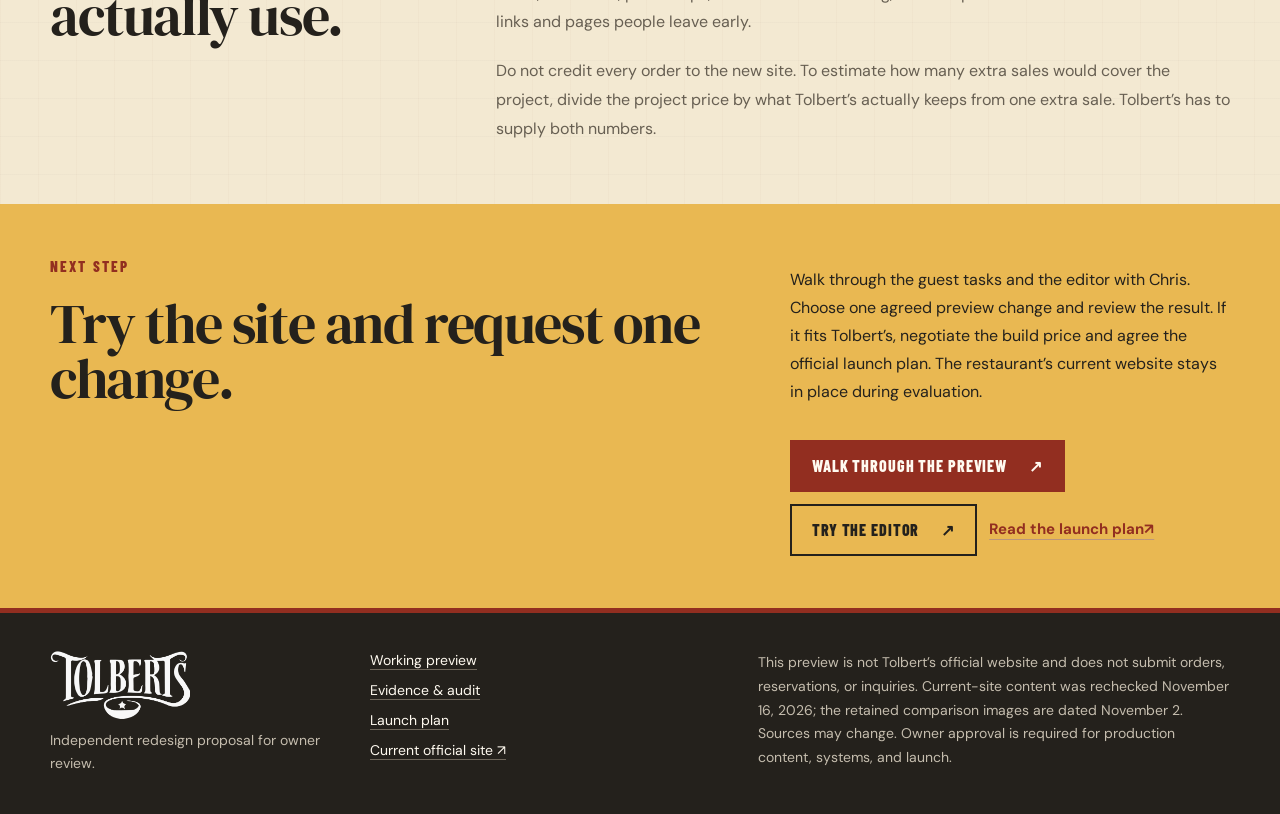
<file: proposal.html>
<!doctype html>
<html lang="en">
<head>
  <meta charset="utf-8">
  <meta name="viewport" content="width=device-width,initial-scale=1">
  <meta name="robots" content="noindex,nofollow">
  <meta name="theme-color" content="#8a241e">
  <title>Website Proposal | Tolbert’s</title>
  <meta name="description" content="What the site does, what Steven can change, and what it costs to launch and maintain.">
  <meta property="og:title" content="Website Proposal | Tolbert’s">
  <meta property="og:description" content="What the site does, what Steven can change, and what it costs to launch and maintain.">
  <meta property="og:type" content="website">
  <meta property="og:url" content="https://cmcnosky.github.io/tolberts-preview/proposal.html">
  <link rel="canonical" href="https://cmcnosky.github.io/tolberts-preview/proposal.html">
  <link rel="icon" href="assets/favicon.svg">
  <link rel="stylesheet" href="fonts.css">
  <link rel="stylesheet" href="proposal.css?v=9">
<meta property="og:image" content="https://cmcnosky.github.io/tolberts-preview/assets/social-preview-20261120-main-street-bowl-stage-v2.jpg"><meta property="og:image:width" content="1200"><meta property="og:image:height" content="630"><meta property="og:image:type" content="image/jpeg"><meta property="og:image:alt" content="The red Tolbert’s Main Street sign fills the left half. A gold Main &amp; Franklin rail separates it from a Bowl of Red above Texas Flood guitarist Tommy Katona and his drummer."><meta name="twitter:card" content="summary_large_image"><meta name="twitter:title" content="Website Proposal | Tolbert’s"><meta name="twitter:description" content="What the site does, what Steven can change, and what it costs to launch and maintain."><meta name="twitter:image" content="https://cmcnosky.github.io/tolberts-preview/assets/social-preview-20261120-main-street-bowl-stage-v2.jpg"><meta name="twitter:image:alt" content="The red Tolbert’s Main Street sign fills the left half. A gold Main &amp; Franklin rail separates it from a Bowl of Red above Texas Flood guitarist Tommy Katona and his drummer."></head>
<body>
  <a class="skip-link" href="#main">Skip to the proposal</a>

  <header class="masthead">
    <a class="wordmark" href="index.html" aria-label="Open the Tolbert’s redesign preview">
      <img src="assets/logo-white.png" width="162" height="78" alt="Tolbert’s">
      <span>REDESIGN REVIEW</span>
    </a>
    <nav aria-label="Proposal navigation">
      <a href="#benefits">Why it’s better</a>
      <a href="#offer">Offer &amp; care</a>
      <a href="audit.html">Evidence &amp; audit</a>
    </nav>
    <a class="masthead-action" href="index.html">View website <span aria-hidden="true">↗</span></a>
  </header>

  <main id="main">
    <section class="hero" aria-labelledby="proposal-title">
      <div class="hero-rail" aria-hidden="true">
        <span>OWNER REVIEW</span>
        <span>NOV. 17, 2026</span>
      </div>
      <div class="hero-copy">
        <p class="kicker">TOLBERT’S WEBSITE</p>
        <h1 id="proposal-title">What the new site<br><em>does.</em></h1>
        <p class="hero-lede">Menu prices, tonight’s music, hours, directions, and the phone number are easy to find. People can search the menu, share a show, and add it to their calendar.</p>
        <div class="hero-actions">
          <a class="button button-primary" href="#benefits">What changed <span aria-hidden="true">↓</span></a>
          <a class="button button-quiet" href="#try-it">Open live examples <span aria-hidden="true">↓</span></a>
        </div>
      </div>
      <figure class="hero-figure">
        <img src="assets/main-street-enhanced.webp" width="1277" height="1231" alt="The tall Tolbert’s sign at Main and Franklin in downtown Grapevine">
        <figcaption>
          <strong>DALLAS ROOTS, 1976.</strong>
          <span>GRAPEVINE MAIN STREET, SINCE 2006.</span>
        </figcaption>
      </figure>
    </section>

    <section class="answers" id="benefits" aria-label="Direct answers to the owner’s questions">
      <article>
        <p class="section-number">01 / HOW IS THIS BETTER?</p>
        <h2>What is different.</h2>
        <ol class="answer-list">
          <li><strong>Search the menu.</strong> Find a dish among 71 entries, with descriptions and prices on the page. The current Menu link opens a PDF.</li>
          <li><strong>See who’s playing today.</strong> When a show is listed that day, its artist, photograph, and set time appear near the top of the homepage.</li>
          <li><strong>Choose a night.</strong> Filter shows by Tonight, This weekend, date, or artist and musical style.</li>
          <li><strong>Make a plan with friends.</strong> Share the exact show and download a calendar file.</li>
          <li><strong>Find hours and contact details.</strong> Hours, phone, and directions are near the top. Menu, music, location, and ordering stay in the phone action bar.</li>
        </ol>
        <p class="answer-note">Try these features below. Changes in sales, attendance, and task speed have not yet been measured.</p>
      </article>
      <article>
        <p class="section-number">02 / WHY PAY FOR IT?</p>
        <h2>What you get.</h2>
        <ul class="answer-list delivery-list">
          <li><strong>See what you are buying.</strong> Try the website and editor before negotiating the build price. Choose one preview change and see the result before purchase.</li>
          <li><strong>Make routine updates.</strong> Steven can add dishes and categories, change prices and photos, update shows and hours, and change the text and links listed in the editor. Saved changes appear on the public preview.</li>
          <li><strong>Put it on the real domain.</strong> Confirm the menu, connect the approved services, move the domain, and keep the ordering and newsletter tools that already work.</li>
          <li><strong>Keep refining it.</strong> The build includes three calendar months of customization and care after the agreed official launch date. Optional care continues at $200 per month.</li>
        </ul>
        <p class="answer-note">Chris handles changes to the layout, new pages, new features, and outside connections. The inventory, purchasing, staff, and scheduling sections are demos. They cannot contact suppliers, take payments, connect to the POS or payroll, or notify staff until those services are connected.</p>
      </article>
    </section>

    <section class="answers" id="offer" aria-label="Proposed evaluation and care offer">
      <article>
        <p class="section-number">FREE TEST</p>
        <h2>Use it before deciding.</h2>
        <p>Use the working site and editor. Chris will walk you through them and make one agreed preview change before purchase.</p>
        <p><strong>Build price: fully negotiable.</strong> Agree the total, payment milestones, launch responsibilities, and acceptance checks in writing, including the exact included-care end date and earliest optional billing date.</p>
        <p><strong>First three calendar months after launch:</strong> all website customization, fixes, maintenance, and editor help are included with no additional charge for Chris’s work. Use that time to find what works for guests and staff and make the adjustments you want.</p>
      </article>
      <article>
        <p class="section-number">OPTIONAL FROM MONTH FOUR</p>
        <h2>$200 per month.</h2>
        <p>Maintenance and all requested website changes: content, design, layout, navigation, new pages, features, and integration work. No hourly cap or per-change labor fee. Agree priorities and timing together.</p>
        <p>Chris aims to acknowledge requests within 30 minutes during agreed support hours, then confirm the next step and timing. This is a response target, not a completion deadline or round-the-clock coverage.</p>
        <p>Charges from hosting, email, payments, or other outside services need approval and are not included. Monthly care is optional; cancel before the next invoice. The editor keeps working without monthly care as long as the website hosting and database remain active.</p>
        <p><a href="assets/tolberts-business-case.pdf?v=20261116.1">Read the two-page decision brief (PDF) ↗</a></p>
      </article>
    </section>

    <section id="try-it" class="task-section section-wrap" aria-labelledby="task-title">
      <div class="section-intro">
        <p class="kicker">TRY IT YOURSELF</p>
        <h2 id="task-title">Check these three things.</h2>
        <p>Each link opens the working site.</p>
      </div>

      <div class="task-ledger">
        <article class="task-row">
          <div class="task-index">01</div>
          <div class="task-copy">
            <p class="task-label">FIND ONE DISH</p>
            <h3>How much are Donkey Tails, and what are they?</h3>
            <div class="difference">
              <p><strong>Current site:</strong> its Menu route redirects to a two-page PDF. The dish is present, but there is no website search or dish-level link.</p>
              <p><strong>This site:</strong> opens the 71-item menu already filtered to Donkey Tails, with the description and price. The original PDF is still available.</p>
            </div>
          </div>
          <div class="task-actions">
            <a class="button button-primary" href="menu.html?q=Donkey%20Tails#all-dishes">Try the redesign <span aria-hidden="true">↗</span></a>
            <a class="evidence-link" href="https://tolbertsrestaurant.com/menu/" target="_blank" rel="noopener">Open the current menu <span aria-hidden="true">↗</span></a>
          </div>
        </article>

        <article class="task-row">
          <div class="task-index">02</div>
          <div class="task-copy">
            <p class="task-label">PLAN A NIGHT OUT</p>
            <h3>Who is playing this weekend?</h3>
            <div class="difference">
              <p><strong>Current site:</strong> already publishes artists, dates, times, and images. Its event publishing remains a useful source to retain.</p>
              <p><strong>This site:</strong> shows the weekend lineup and removes shows that have ended. Each show has its own link, plus the menu, directions, phone number, and an add-to-calendar button. If the editor cannot load, the site can use the restaurant’s public calendar or a saved copy. Editing here does not update the separate official calendar.</p>
            </div>
          </div>
          <div class="task-actions">
            <a class="button button-primary" href="music.html?when=weekend">Try the redesign <span aria-hidden="true">↗</span></a>
            <a class="evidence-link" href="https://tolbertsrestaurant.com/calendar/" target="_blank" rel="noopener">Open the current calendar <span aria-hidden="true">↗</span></a>
          </div>
        </article>

        <article class="task-row">
          <div class="task-index">03</div>
          <div class="task-copy">
            <p class="task-label">GET THERE</p>
            <h3>Are they open, where are they, and how do I call?</h3>
            <div class="difference">
              <p><strong>Current site:</strong> provides the full weekly hours, map, phone, and email near the bottom of the page.</p>
              <p><strong>This site:</strong> puts today’s hours, the address, and the phone number near the top. On a phone, Hours &amp; location and Order remain within reach.</p>
            </div>
          </div>
          <div class="task-actions">
            <a class="button button-primary" href="index.html#visit">Try the redesign <span aria-hidden="true">↗</span></a>
            <a class="evidence-link" href="https://tolbertsrestaurant.com/" target="_blank" rel="noopener">Open the current homepage <span aria-hidden="true">↗</span></a>
          </div>
        </article>
      </div>

      <p class="observation-note"><strong>Checked November 16, 2026:</strong> the official menu route, event feed, contact details, and weekly hours were reviewed again. The restaurant can update its pages at any time. The phone captures below are retained from the earlier November 2 comparison.</p>
    </section>

    <section id="compare" class="screenshots" aria-labelledby="screen-title">
      <div class="section-wrap">
        <div class="section-intro light-intro">
          <p class="kicker">THE SAME MENU ON A PHONE</p>
          <h2 id="screen-title">Search the menu without opening a PDF.</h2>
          <p>These phone-size captures show the same guest task. The redesign shows a Donkey Tails search result; the current Menu route opens its PDF. This is an interface comparison, not a timed test or conversion result.</p>
        </div>
        <div class="screen-grid">
          <figure>
            <a class="phone-frame" href="assets/evidence/official-menu-mobile.png" target="_blank" rel="noopener" aria-label="Open the full official-menu phone capture">
              <img src="assets/evidence/official-menu-mobile.png" width="390" height="844" loading="lazy" alt="The official Tolbert’s PDF menu shown in a phone-size view">
            </a>
            <figcaption><strong>Current official menu</strong><span>Phone-size view · PDF route</span></figcaption>
          </figure>
          <figure>
            <a class="phone-frame proposed-frame" href="assets/evidence/redesign-menu-mobile.png" target="_blank" rel="noopener" aria-label="Open the full redesign-menu phone capture">
              <img src="assets/evidence/redesign-menu-mobile.png" width="375" height="812" loading="lazy" alt="The redesigned Tolbert’s searchable web menu shown in a phone-size view">
            </a>
            <figcaption><strong>Working redesign menu</strong><span>Phone-size view · searchable HTML</span></figcaption>
          </figure>
        </div>
      </div>
    </section>

    <section class="retain section-wrap" aria-labelledby="retain-title">
      <div class="section-intro">
        <p class="kicker">KEEP WHAT ALREADY WORKS</p>
        <h2 id="retain-title">Systems that do not need replacing.</h2>
      </div>
      <div class="retain-grid">
        <div>
          <span class="retain-mark" aria-hidden="true">+</span>
          <h3>Official systems</h3>
          <p>Keep the domain, event data, analytics, and other working systems during the move.</p>
        </div>
        <div>
          <span class="retain-mark" aria-hidden="true">+</span>
          <h3>Online ordering</h3>
          <p>Keep SpotOn unless the owners choose something else. This site sends customers there and does not replace it.</p>
        </div>
        <div>
          <span class="retain-mark" aria-hidden="true">+</span>
          <h3>The parts people recognize</h3>
          <p>Keep the family history, restaurant photos, video, Main Street location, and Chilihead Club.</p>
        </div>
        <div>
          <span class="retain-mark" aria-hidden="true">+</span>
          <h3>Phone and email</h3>
          <p>Keep the restaurant’s phone, email, and contact forms. The preview’s group-inquiry tool only prepares an email draft.</p>
        </div>
      </div>
    </section>

    <section id="scope" class="scope" aria-labelledby="scope-title">
      <div class="section-wrap">
        <div class="section-intro scope-intro">
          <p class="kicker">WHAT HAS TO HAPPEN BEFORE LAUNCH</p>
          <h2 id="scope-title">Move the preview onto the real website.</h2>
          <p>Agree on the work, price, tests, and sign-off before launch.</p>
        </div>

        <div class="scope-table" role="table" aria-label="Paid work and launch requirements">
          <div class="scope-row scope-head" role="row">
            <span role="columnheader">Part</span>
            <span role="columnheader">What must be true before launch</span>
          </div>
          <div class="scope-row" role="row">
            <strong role="cell">Menu</strong>
            <p role="cell">Owners approve one web menu against the current restaurant menu and SpotOn. Prices, ingredients, policy notes, and an update owner are documented; unresolved conflicts are flagged rather than guessed.</p>
          </div>
          <div class="scope-row" role="row">
            <strong role="cell">Live music</strong>
            <p role="cell">Agree who maintains the shared calendar and the separate official calendar. Verify Central-time set times, cancellations, overnight performances, complete artwork, and the fallback source shown during a service failure.</p>
          </div>
          <div class="scope-row" role="row">
            <strong role="cell">Phone use</strong>
            <p role="cell">On a 390px-wide phone, Menu, Live music, Hours &amp; location, and Order are visible without opening More. Calls, directions, clicks to online ordering, filters, Back/Forward, and error messages must work.</p>
          </div>
          <div class="scope-row" role="row">
            <strong role="cell">Moving the live site</strong>
            <p role="cell">The official domain, approved URLs or redirects, analytics, contact delivery, newsletter, SpotOn links, metadata, and Restaurant/MusicVenue/Event structured data survive launch. Event time zones match the visible schedule.</p>
          </div>
          <div class="scope-row" role="row">
            <strong role="cell">Testing and staff access</strong>
            <p role="cell">Owner-approved claims and images; keyboard, screen-reader, reflow, reduced-motion, form, link, and real-device checks; a publishing runbook; and a named person trained to update hours, menu, and shows.</p>
          </div>
        </div>

        <div class="prototype-boundary">
          <article>
            <h3 class="task-label">WHAT WORKS NOW</h3>
            <ul>
              <li>A Tolbert’s design that fits phones, tablets, and desktop screens</li>
              <li>A complete searchable web menu with prices</li>
              <li>A homepage and phone menu with the main links up front</li>
              <li>Shared show publishing, filters, source labels, and calendar fallbacks</li>
              <li>Steven can sign in and update the menu, photos, hours, and page text</li>
              <li>Working calls, directions, online-order links, and filtered menu links</li>
            </ul>
          </article>
          <article>
            <h3 class="task-label">WHAT LAUNCH STILL NEEDS</h3>
            <ul>
              <li>Owner access to and approval of the official systems</li>
              <li>Match the website menu and prices to SpotOn</li>
              <li>Documented image rights or cleared replacements; final historical review</li>
              <li>Domain, CMS, analytics, schema, and contact integration</li>
              <li>Launch testing, staff training, and a person responsible for updates</li>
            </ul>
          </article>
        </div>

        <div class="scope-actions">
          <a class="button button-cream" href="operations.html">Open the operating plan <span aria-hidden="true">↗</span></a>
          <a class="button button-outline-light" href="audit.html">Review the evidence &amp; audit <span aria-hidden="true">↗</span></a>
        </div>
      </div>
    </section>

    <section class="measurement section-wrap" aria-labelledby="measure-title">
      <div class="measurement-title">
        <p class="kicker">CHECK THE FIRST MONTH</p>
        <h2 id="measure-title">See what people actually use.</h2>
      </div>
      <div class="measurement-copy">
        <p><strong>This tracking is not installed and there are no results yet.</strong> With owner approval, record the current numbers before launch. For the first 30 days, count menu views and searches, calendar views, directions, phone taps, clicks to online ordering, and completed contact forms. Check broken links and pages people leave early.</p>
        <p>Do not credit every order to the new site. To estimate how many extra sales would cover the project, divide the project price by what Tolbert’s actually keeps from one extra sale. Tolbert’s has to supply both numbers.</p>
      </div>
    </section>

    <section class="close" aria-labelledby="close-title">
      <div>
        <p class="kicker">NEXT STEP</p>
        <h2 id="close-title">Try the site and request one change.</h2>
      </div>
      <p>Walk through the guest tasks and the editor with Chris. Choose one agreed preview change and review the result. If it fits Tolbert’s, negotiate the build price and agree the official launch plan. The restaurant’s current website stays in place during evaluation.</p>
      <div class="close-actions">
        <a class="button button-primary" href="index.html">Walk through the preview <span aria-hidden="true">↗</span></a>
        <a class="button button-secondary" href="owner.html">Try the editor <span aria-hidden="true">↗</span></a>
        <a class="evidence-link" href="operations.html">Read the launch plan <span aria-hidden="true">↗</span></a>
      </div>
    </section>
  </main>

  <footer>
    <div>
      <img src="assets/logo-white.png" width="162" height="78" alt="Tolbert’s">
      <p>Independent redesign proposal for owner review.</p>
    </div>
    <nav aria-label="Evidence links">
      <a href="index.html">Working preview</a>
      <a href="audit.html">Evidence &amp; audit</a>
      <a href="operations.html">Launch plan</a>
      <a href="https://tolbertsrestaurant.com/" target="_blank" rel="noopener">Current official site ↗</a>
    </nav>
    <p class="footer-note">This preview is not Tolbert’s official website and does not submit orders, reservations, or inquiries. Current-site content was rechecked November 16, 2026; the retained comparison images are dated November 2. Sources may change. Owner approval is required for production content, systems, and launch.</p>
  </footer>
</body>
</html>
</file>
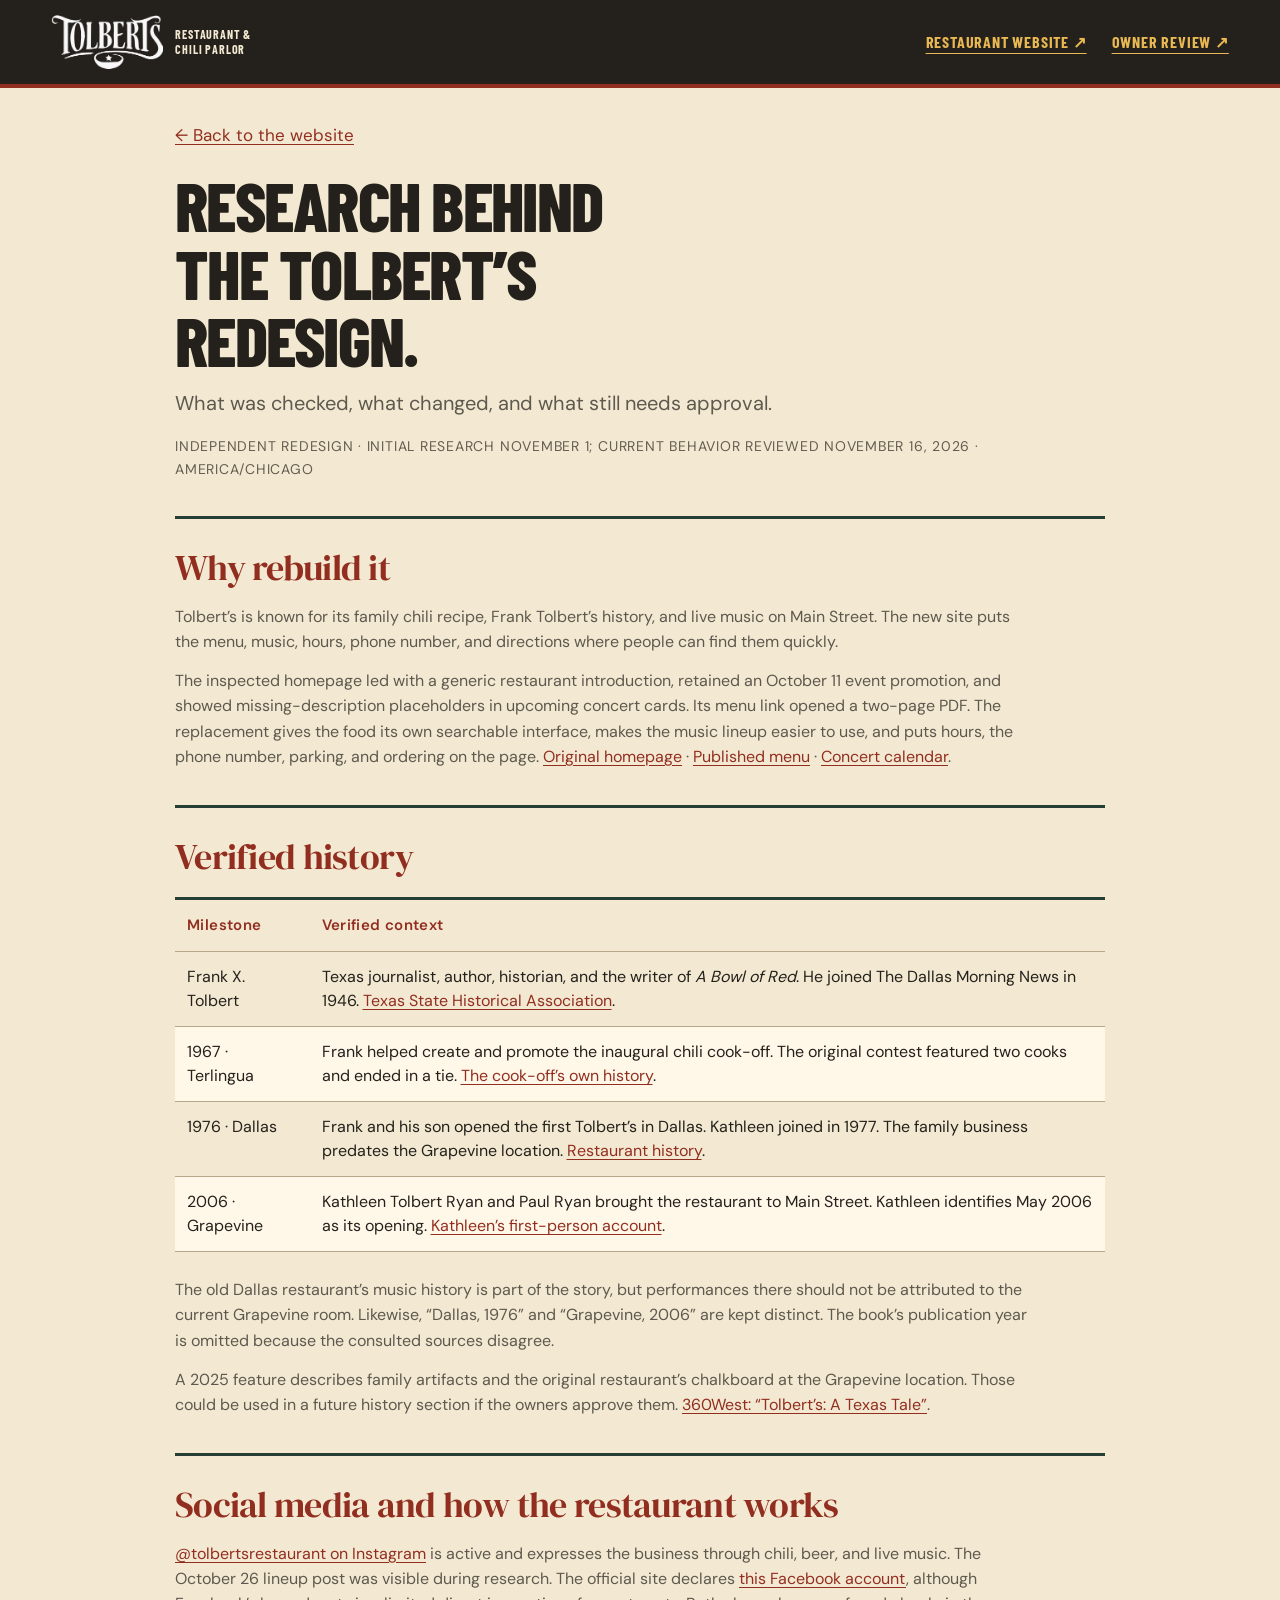
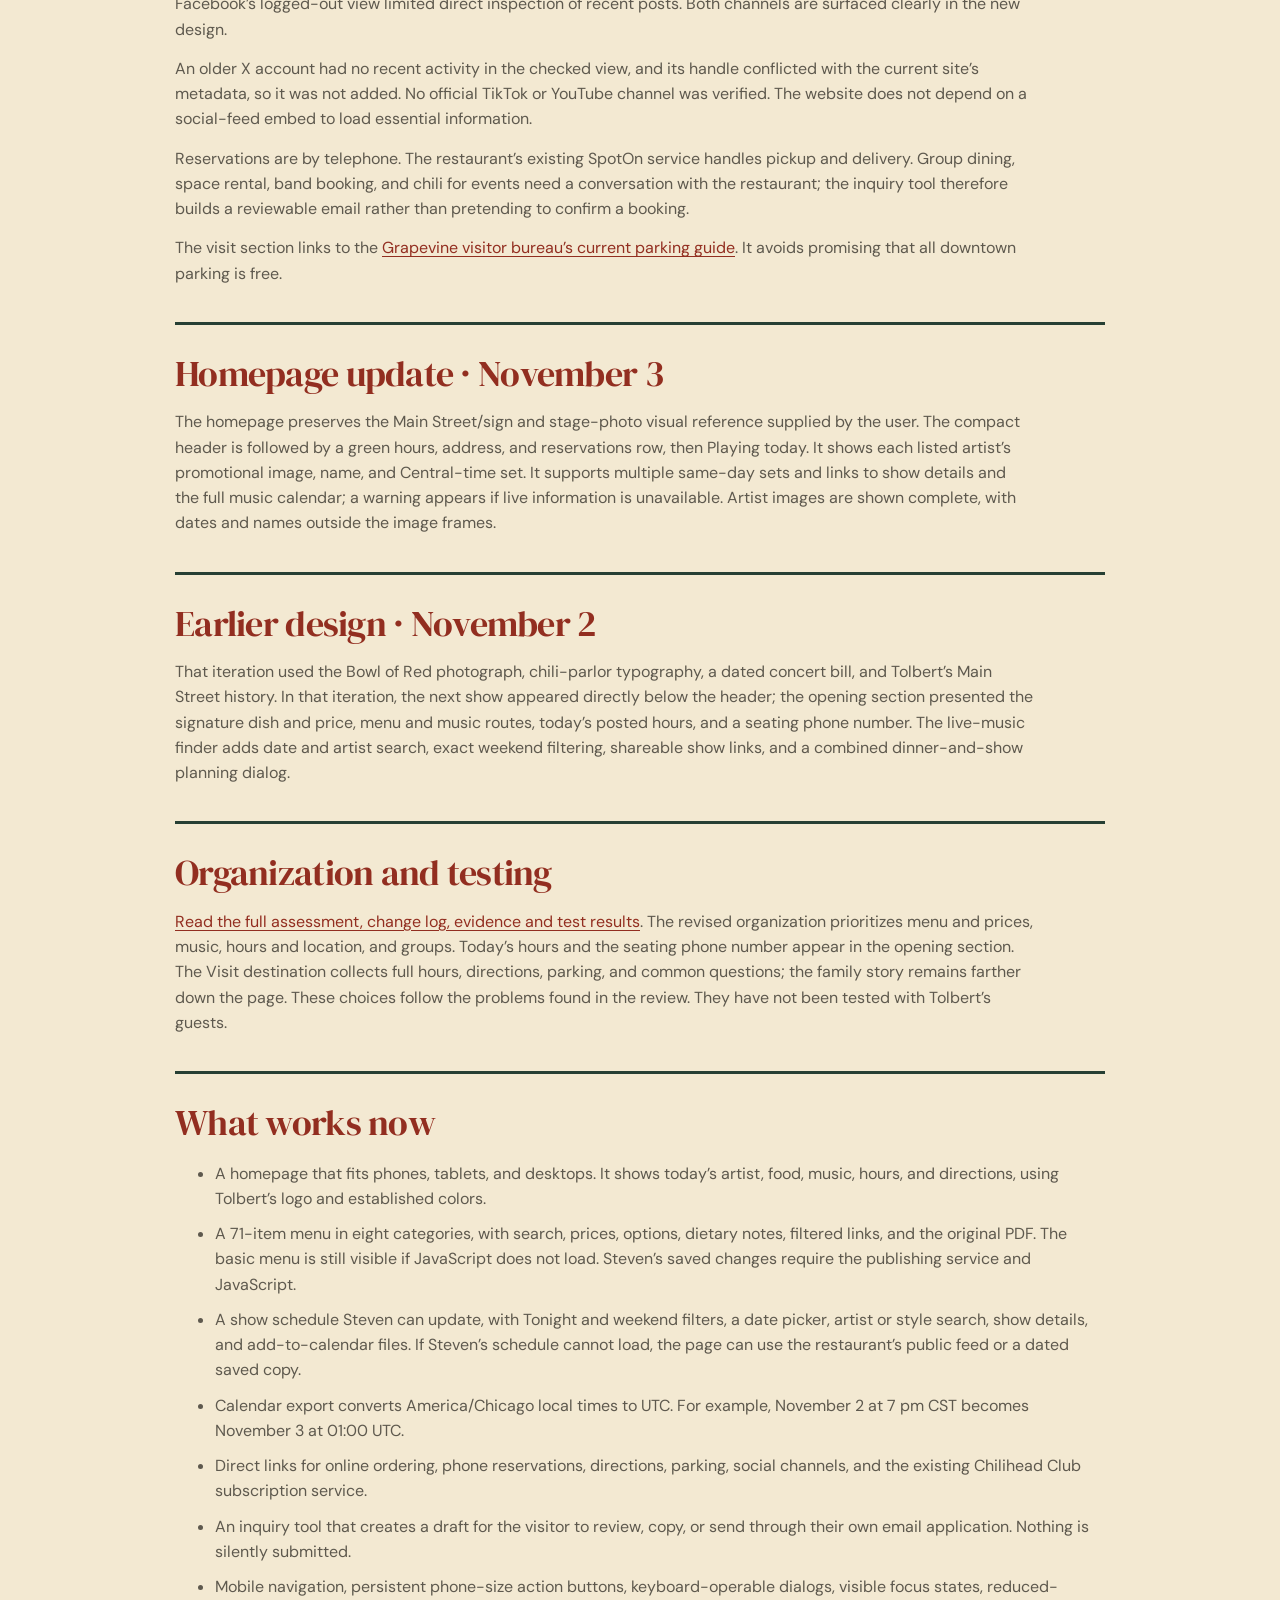
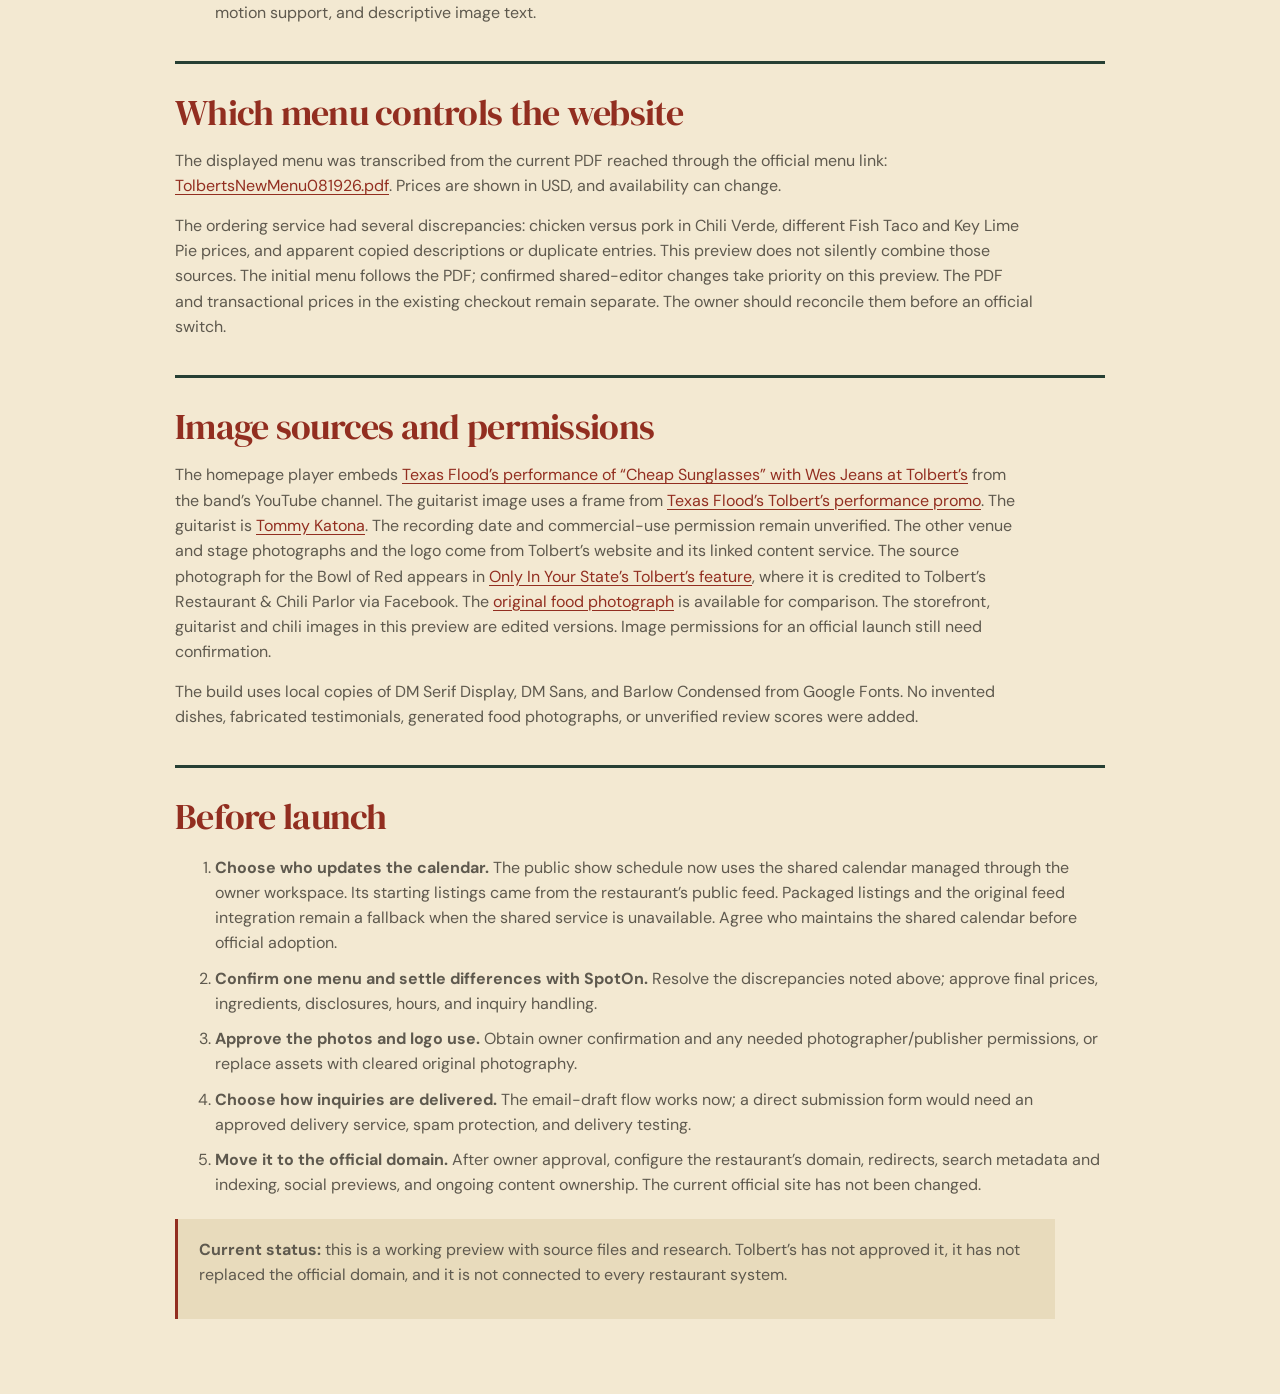
<file: research.html>
<!doctype html><html lang="en"><head><meta charset="utf-8"><meta name="viewport" content="width=device-width,initial-scale=1"><meta name="theme-color" content="#852919"><meta name="robots" content="noindex,nofollow"><title>Sources | Tolbert’s Website</title><meta name="description" content="Sources for the menu, hours, music and restaurant history, plus details to confirm before launch."><link rel="icon" href="assets/favicon.svg"><link rel="canonical" href="https://cmcnosky.github.io/tolberts-preview/research.html"><link rel="stylesheet" href="fonts.css?v=2"><link rel="stylesheet" href="style.css?v=3"><style>body{padding:45px 24px 80px}main{max-width:850px;margin:auto}h1{font-family:var(--serif);font-size:clamp(40px,7vw,66px);line-height:1.05;margin:35px 0 22px;letter-spacing:-2px}h2{font-size:31px;letter-spacing:-.7px;margin:40px 0 15px}p,li{font-size:16px;line-height:1.85;color:#5e594e}p{margin-bottom:14px}li{margin-bottom:9px}a{text-decoration:underline;text-underline-offset:3px;color:var(--red)}.lede{font-size:18px}table{width:100%;border-collapse:collapse;margin:20px 0}th,td{text-align:left;padding:13px 12px;border-bottom:1px solid var(--line);font-size:15px;line-height:1.7;vertical-align:top}th{color:var(--red);font-weight:600}.meta{font-size:12px;letter-spacing:1px;text-transform:uppercase}.note{background:var(--paper);padding:24px;margin-top:25px;border-left:3px solid var(--red)}.visually-hidden{position:absolute;width:1px;height:1px;padding:0;margin:-1px;overflow:hidden;clip:rect(0,0,0,0);white-space:nowrap;border:0}@media(max-width:600px){body{padding:30px 20px}table,tbody,tr,td{display:block;width:100%}thead{position:absolute;width:1px;height:1px;padding:0;margin:-1px;overflow:hidden;clip:rect(0,0,0,0);white-space:nowrap;border:0}tr{padding:13px 0;border-bottom:1px solid var(--line)}td{padding:5px 0;border:0;font-size:14px;overflow-wrap:anywhere}td::before{content:attr(data-label);display:block;margin-bottom:2px;color:var(--red);font-size:10px;font-weight:700;letter-spacing:1px;text-transform:uppercase}h2{font-size:29px}}</style><meta property="og:title" content="Sources | Tolbert’s Website"><meta property="og:description" content="Sources for the menu, hours, music and restaurant history, plus details to confirm before launch."><meta property="og:type" content="article"><meta property="og:url" content="https://cmcnosky.github.io/tolberts-preview/research.html"><meta property="og:image" content="https://cmcnosky.github.io/tolberts-preview/assets/social-preview-20261120-main-street-bowl-stage-v2.jpg"><meta property="og:image:width" content="1200"><meta property="og:image:height" content="630"><meta property="og:image:type" content="image/jpeg"><meta property="og:image:alt" content="The red Tolbert’s Main Street sign fills the left half. A gold Main &amp; Franklin rail separates it from a Bowl of Red above Texas Flood guitarist Tommy Katona and his drummer."><meta name="twitter:card" content="summary_large_image"><meta name="twitter:title" content="Sources | Tolbert’s Website"><meta name="twitter:description" content="Sources for the menu, hours, music and restaurant history, plus details to confirm before launch."><meta name="twitter:image" content="https://cmcnosky.github.io/tolberts-preview/assets/social-preview-20261120-main-street-bowl-stage-v2.jpg"><meta name="twitter:image:alt" content="The red Tolbert’s Main Street sign fills the left half. A gold Main &amp; Franklin rail separates it from a Bowl of Red above Texas Flood guitarist Tommy Katona and his drummer."><link rel="stylesheet" href="document-editorial.css?v=3">
<link rel="stylesheet" href="editorial-readability.css?v=2"></head><body class="editorial-document"><a class="document-skip" href="#document-main">Skip to content</a><header class="document-masthead"><a class="document-brand" href="index.html" aria-label="Tolbert’s home"><img src="assets/logo-white.png" alt="Tolbert’s" width="162" height="78"><span>RESTAURANT &amp;<br>CHILI PARLOR</span></a><nav aria-label="Review navigation"><a href="index.html">Restaurant website ↗</a><a href="proposal.html">Owner review ↗</a></nav></header><main id="document-main"><a href="index.html">← Back to the website</a><h1>Research behind the Tolbert’s redesign.</h1><p class="lede">What was checked, what changed, and what still needs approval.</p><p class="meta">Independent redesign · Initial research November 1; current behavior reviewed November 16, 2026 · America/Chicago</p>
<h2>Why rebuild it</h2><p>Tolbert’s is known for its family chili recipe, Frank Tolbert’s history, and live music on Main Street. The new site puts the menu, music, hours, phone number, and directions where people can find them quickly.</p><p>The inspected homepage led with a generic restaurant introduction, retained an October 11 event promotion, and showed missing-description placeholders in upcoming concert cards. Its menu link opened a two-page PDF. The replacement gives the food its own searchable interface, makes the music lineup easier to use, and puts hours, the phone number, parking, and ordering on the page. <a href="https://tolbertsrestaurant.com/">Original homepage</a> · <a href="https://tolbertsrestaurant.com/menu/">Published menu</a> · <a href="https://tolbertsrestaurant.com/calendar/">Concert calendar</a>.</p>
<h2>Verified history</h2><table><caption class="visually-hidden">Tolbert’s history milestones and verified source context</caption><thead><tr><th id="history-milestone" scope="col">Milestone</th><th id="history-context" scope="col">Verified context</th></tr></thead><tbody><tr><td data-label="Milestone" headers="history-milestone">Frank X. Tolbert</td><td data-label="Verified context" headers="history-context">Texas journalist, author, historian, and the writer of <cite>A Bowl of Red</cite>. He joined The Dallas Morning News in 1946. <a href="https://www.tshaonline.org/handbook/entries/tolbert-francis">Texas State Historical Association</a>.</td></tr><tr><td data-label="Milestone" headers="history-milestone">1967 · Terlingua</td><td data-label="Verified context" headers="history-context">Frank helped create and promote the inaugural chili cook-off. The original contest featured two cooks and ended in a tie. <a href="https://abowlofred.com/about/">The cook-off’s own history</a>.</td></tr><tr><td data-label="Milestone" headers="history-milestone">1976 · Dallas</td><td data-label="Verified context" headers="history-context">Frank and his son opened the first Tolbert’s in Dallas. Kathleen joined in 1977. The family business predates the Grapevine location. <a href="https://tolbertsrestaurant.com/">Restaurant history</a>.</td></tr><tr><td data-label="Milestone" headers="history-milestone">2006 · Grapevine</td><td data-label="Verified context" headers="history-context">Kathleen Tolbert Ryan and Paul Ryan brought the restaurant to Main Street. Kathleen identifies May 2006 as its opening. <a href="https://voyagedallas.com/interview/inspiring-conversations-with-kathleen-tolbert-ryan-of-tolberts-restaurant-chili-parlor/">Kathleen’s first-person account</a>.</td></tr></tbody></table><p>The old Dallas restaurant’s music history is part of the story, but performances there should not be attributed to the current Grapevine room. Likewise, “Dallas, 1976” and “Grapevine, 2006” are kept distinct. The book’s publication year is omitted because the consulted sources disagree.</p><p>A 2025 feature describes family artifacts and the original restaurant’s chalkboard at the Grapevine location. Those could be used in a future history section if the owners approve them. <a href="https://360westmagazine.com/tolberts-a-texas-tale/">360West: “Tolbert’s: A Texas Tale”</a>.</p>
<h2>Social media and how the restaurant works</h2><p><a href="https://www.instagram.com/tolbertsrestaurant/">@tolbertsrestaurant on Instagram</a> is active and expresses the business through chili, beer, and live music. The October 26 lineup post was visible during research. The official site declares <a href="https://www.facebook.com/tolbertsrestaurant">this Facebook account</a>, although Facebook’s logged-out view limited direct inspection of recent posts. Both channels are surfaced clearly in the new design.</p><p>An older X account had no recent activity in the checked view, and its handle conflicted with the current site’s metadata, so it was not added. No official TikTok or YouTube channel was verified. The website does not depend on a social-feed embed to load essential information.</p><p>Reservations are by telephone. The restaurant’s existing SpotOn service handles pickup and delivery. Group dining, space rental, band booking, and chili for events need a conversation with the restaurant; the inquiry tool therefore builds a reviewable email rather than pretending to confirm a booking.</p><p>The visit section links to the <a href="https://www.grapevinetexasusa.com/plan-your-visit/parking/">Grapevine visitor bureau’s current parking guide</a>. It avoids promising that all downtown parking is free.</p>
<h2>Homepage update · November 3</h2><p>The homepage preserves the Main Street/sign and stage-photo visual reference supplied by the user. The compact header is followed by a green hours, address, and reservations row, then Playing today. It shows each listed artist’s promotional image, name, and Central-time set. It supports multiple same-day sets and links to show details and the full music calendar; a warning appears if live information is unavailable. Artist images are shown complete, with dates and names outside the image frames.</p><h2>Earlier design · November 2</h2><p>That iteration used the Bowl of Red photograph, chili-parlor typography, a dated concert bill, and Tolbert’s Main Street history. In that iteration, the next show appeared directly below the header; the opening section presented the signature dish and price, menu and music routes, today’s posted hours, and a seating phone number. The live-music finder adds date and artist search, exact weekend filtering, shareable show links, and a combined dinner-and-show planning dialog.</p><h2>Organization and testing</h2><p><a href="audit.html">Read the full assessment, change log, evidence and test results</a>. The revised organization prioritizes menu and prices, music, hours and location, and groups. Today’s hours and the seating phone number appear in the opening section. The Visit destination collects full hours, directions, parking, and common questions; the family story remains farther down the page. These choices follow the problems found in the review. They have not been tested with Tolbert’s guests.</p><h2>What works now</h2><ul><li>A homepage that fits phones, tablets, and desktops. It shows today’s artist, food, music, hours, and directions, using Tolbert’s logo and established colors.</li><li>A 71-item menu in eight categories, with search, prices, options, dietary notes, filtered links, and the original PDF. The basic menu is still visible if JavaScript does not load. Steven’s saved changes require the publishing service and JavaScript.</li><li>A show schedule Steven can update, with Tonight and weekend filters, a date picker, artist or style search, show details, and add-to-calendar files. If Steven’s schedule cannot load, the page can use the restaurant’s public feed or a dated saved copy.</li><li>Calendar export converts America/Chicago local times to UTC. For example, November 2 at 7 pm CST becomes November 3 at 01:00 UTC.</li><li>Direct links for online ordering, phone reservations, directions, parking, social channels, and the existing Chilihead Club subscription service.</li><li>An inquiry tool that creates a draft for the visitor to review, copy, or send through their own email application. Nothing is silently submitted.</li><li>Mobile navigation, persistent phone-size action buttons, keyboard-operable dialogs, visible focus states, reduced-motion support, and descriptive image text.</li></ul>
<h2>Which menu controls the website</h2><p>The displayed menu was transcribed from the current PDF reached through the official menu link: <a href="https://tolbertscms.com/wp-content/uploads/2026/09/TolbertsNewMenu081926.pdf">TolbertsNewMenu081926.pdf</a>. Prices are shown in USD, and availability can change.</p><p>The ordering service had several discrepancies: chicken versus pork in Chili Verde, different Fish Taco and Key Lime Pie prices, and apparent copied descriptions or duplicate entries. This preview does not silently combine those sources. The initial menu follows the PDF; confirmed shared-editor changes take priority on this preview. The PDF and transactional prices in the existing checkout remain separate. The owner should reconcile them before an official switch.</p>
<h2>Image sources and permissions</h2><p>The homepage player embeds <a href="https://www.youtube.com/watch?v=QXPJKpmcp50">Texas Flood’s performance of “Cheap Sunglasses” with Wes Jeans at Tolbert’s</a> from the band’s YouTube channel. The guitarist image uses a frame from <a href="https://www.instagram.com/texasfloodtx/reel/DfVL14bBa2V/">Texas Flood’s Tolbert’s performance promo</a>. The guitarist is <a href="https://www.texasflood.net/band">Tommy Katona</a>. The recording date and commercial-use permission remain unverified. The other venue and stage photographs and the logo come from Tolbert’s website and its linked content service. The source photograph for the Bowl of Red appears in <a href="https://www.onlyinyourstate.com/texas/bussy-restaurant-most-popular-dish-tx">Only In Your State’s Tolbert’s feature</a>, where it is credited to Tolbert’s Restaurant &amp; Chili Parlor via Facebook. The <a href="https://admin.onlyinyourstate.com/wp-content/uploads/sites/2/2025/09/Tolberts-3.png">original food photograph</a> is available for comparison. The storefront, guitarist and chili images in this preview are edited versions. Image permissions for an official launch still need confirmation.</p><p>The build uses local copies of DM Serif Display, DM Sans, and Barlow Condensed from Google Fonts. No invented dishes, fabricated testimonials, generated food photographs, or unverified review scores were added.</p>
<h2>Before launch</h2><ol><li><strong>Choose who updates the calendar.</strong> The public show schedule now uses the shared calendar managed through the owner workspace. Its starting listings came from the restaurant’s public feed. Packaged listings and the original feed integration remain a fallback when the shared service is unavailable. Agree who maintains the shared calendar before official adoption.</li><li><strong>Confirm one menu and settle differences with SpotOn.</strong> Resolve the discrepancies noted above; approve final prices, ingredients, disclosures, hours, and inquiry handling.</li><li><strong>Approve the photos and logo use.</strong> Obtain owner confirmation and any needed photographer/publisher permissions, or replace assets with cleared original photography.</li><li><strong>Choose how inquiries are delivered.</strong> The email-draft flow works now; a direct submission form would need an approved delivery service, spam protection, and delivery testing.</li><li><strong>Move it to the official domain.</strong> After owner approval, configure the restaurant’s domain, redirects, search metadata and indexing, social previews, and ongoing content ownership. The current official site has not been changed.</li></ol><div class="note"><p><strong>Current status:</strong> this is a working preview with source files and research. Tolbert’s has not approved it, it has not replaced the official domain, and it is not connected to every restaurant system.</p></div></main></body></html>
</file>
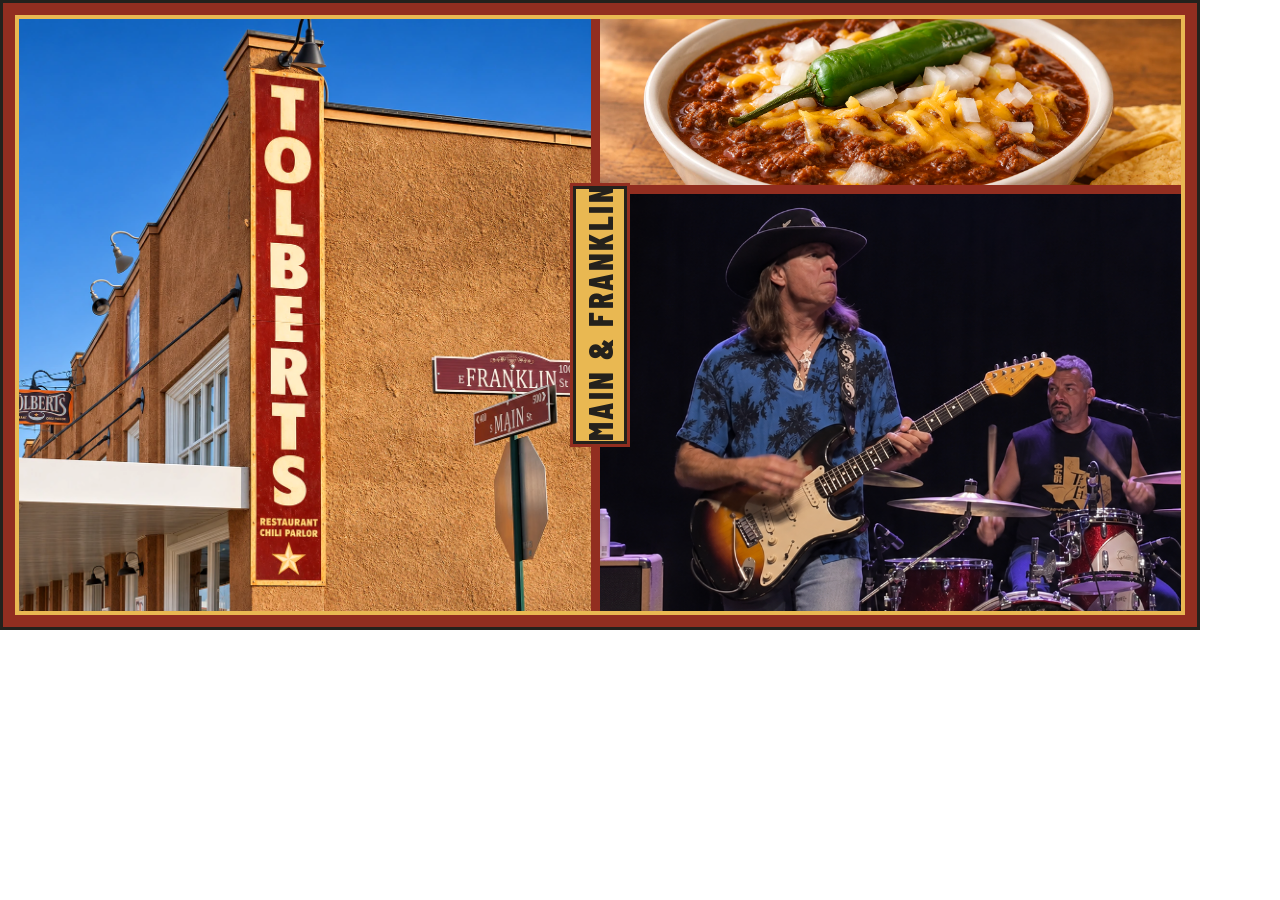
<file: scripts/main-share-card.html>
<!doctype html>
<html lang="en">
<head>
  <meta charset="utf-8">
  <meta name="viewport" content="width=device-width,initial-scale=1">
  <title>Tolbert’s at Main and Franklin — sign, chili and Texas Flood</title>
  <style>
    @font-face {
      font-family: 'Barlow Condensed';
      font-style: normal;
      font-weight: 800;
      src: url('../assets/font-2.woff2') format('woff2');
    }
    * { box-sizing: border-box; }
    html, body { width: 1200px; height: 630px; margin: 0; }
    .cover {
      width: 100%;
      height: 100%;
      padding: 12px;
      border: 3px solid #24211c;
      background: #922e20;
    }
    .gallery {
      position: relative;
      width: 100%;
      height: 100%;
      display: grid;
      grid-template-columns: repeat(2, minmax(0, 1fr));
      grid-template-rows: minmax(0, 1fr) 417px;
      border: 4px solid #e9b852;
      background: #922e20;
      overflow: hidden;
    }
    .panel {
      position: relative;
      min-width: 0;
      min-height: 0;
      overflow: hidden;
      background: #24211c;
    }
    .panel img {
      display: block;
      width: 100%;
      height: 100%;
      object-fit: cover;
      filter: saturate(1.025) contrast(1.025);
    }
    .storefront-panel {
      grid-row: span 2;
      border-right: 9px solid #922e20;
      box-shadow: inset -3px 0 #e9b852;
    }
    .chili-panel {
      border-bottom: 9px solid #922e20;
      box-shadow: inset 0 -3px #e9b852;
    }
    .location-rail {
      position: absolute;
      z-index: 2;
      left: 50%;
      top: 50%;
      width: 258px;
      height: 54px;
      display: grid;
      place-items: center;
      border: 3px solid #24211c;
      outline: 3px solid #922e20;
      background: #e9b852;
      color: #24211c;
      font: 800 34px/1 'Barlow Condensed', 'Arial Narrow', sans-serif;
      letter-spacing: 2.5px;
      white-space: nowrap;
      transform: translate(-50%, -50%) rotate(-90deg);
    }
    .storefront { object-position: 90% center; }
    .performance { object-view-box: inset(430px 490px 14px 0); }
    .chili { object-position: 50% 30%; }
  </style>
</head>
<body>
  <main class="cover" aria-label="Tolbert’s Restaurant and Chili Parlor in Grapevine">
    <div class="gallery">
      <div class="panel storefront-panel">
        <img class="storefront" src="../assets/main-street-enhanced.webp" alt="The tall red Tolbert’s sign outside the restaurant at Main and Franklin">
      </div>
      <div class="panel chili-panel">
        <img class="chili" src="../assets/bowl-of-red-enhanced.webp" alt="Tolbert’s Bowl of Red topped with melted cheddar, diced onion and a whole green pepper">
      </div>
      <div class="panel performance-panel">
        <img class="performance" src="../assets/texas-flood-enhanced-artwork.webp" alt="Tommy Katona playing guitar with the Texas Flood drummer behind him">
      </div>
      <div class="location-rail" aria-hidden="true">MAIN &amp; FRANKLIN</div>
    </div>
  </main>
</body>
</html>
</file>
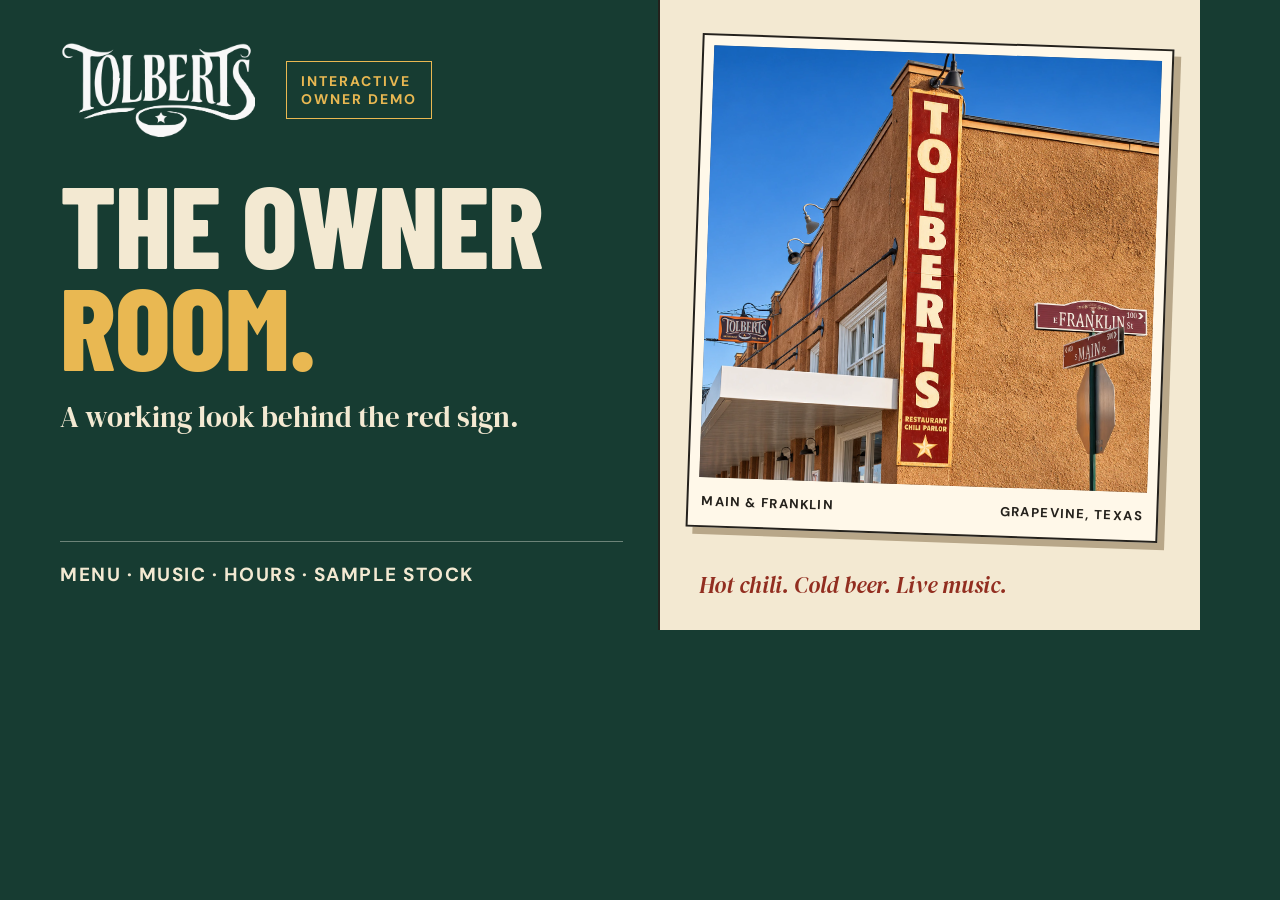
<file: scripts/owner-share-card.html>
<!doctype html>
<html lang="en">
<head>
  <meta charset="UTF-8">
  <meta name="viewport" content="width=device-width,initial-scale=1">
  <title>Tolbert’s owner link card — artwork source</title>
  <link rel="stylesheet" href="../fonts.css">
  <style>
    *{box-sizing:border-box}html,body{margin:0;padding:0;width:1200px;height:630px;overflow:hidden}
    body{font-family:'DM Sans',sans-serif;color:#f3e9d2;background:#173c32}
    .card{position:relative;display:grid;grid-template-columns:660px 540px;width:1200px;height:630px}
    .copy{padding:43px 30px 36px 60px;position:relative;z-index:2;border-right:2px solid #24211c}
    .masthead{display:flex;align-items:center;gap:30px}
    .logo{width:196px;height:94px;object-fit:contain}
    .badge{padding:10px 14px;border:1px solid #e9b852;color:#e9b852;font-size:14px;line-height:1.3;font-weight:700;letter-spacing:2px}
    h1{margin:35px 0 17px;font-family:'Barlow Condensed',sans-serif;font-size:116px;line-height:.88;letter-spacing:-1px;font-weight:800;text-transform:uppercase}
    h1 em{font-style:normal;color:#e9b852}
    .intro{font-family:'DM Serif Display',serif;font-size:29px;line-height:1.2;max-width:530px;margin:24px 0 0}
    .tools{position:absolute;left:60px;right:35px;bottom:42px;padding-top:20px;border-top:1px solid #6c8378;font-size:19px;line-height:1.35;font-weight:700;letter-spacing:1.5px}
    .photo{background:#f3e9d2;padding:41px 34px 36px;position:relative;color:#24211c}
    figure{margin:0;padding:10px 10px 0;border:2px solid #24211c;background:#fff8e9;box-shadow:7px 7px 0 #b8a789;transform:rotate(2deg)}
    figure img{display:block;width:448px;height:432px;object-fit:contain;background:#25251f}
    figcaption{display:flex;justify-content:space-between;padding:15px 3px;font-size:13px;font-weight:700;letter-spacing:1.4px;line-height:1.4}
    .signature{position:absolute;bottom:29px;left:39px;right:30px;font-family:'DM Serif Display',serif;font-size:23px;font-style:italic;color:#922e20}
  </style>
</head>
<body>
  <main class="card">
    <section class="copy">
      <div class="masthead"><img class="logo" src="../assets/logo-white.png" alt="Tolbert’s"><span class="badge">INTERACTIVE<br>OWNER DEMO</span></div>
      <h1>The owner<br><em>room.</em></h1>
      <p class="intro">A working look behind the red sign.</p>
      <div class="tools">MENU · MUSIC · HOURS · SAMPLE STOCK</div>
    </section>
    <section class="photo" aria-label="Tolbert’s on Main Street">
      <figure><img src="../assets/main-street-enhanced.webp" alt="Tolbert’s sign at Main and Franklin in Grapevine"><figcaption><span>MAIN &amp; FRANKLIN</span><span>GRAPEVINE, TEXAS</span></figcaption></figure>
      <div class="signature">Hot chili. Cold beer. Live music.</div>
    </section>
  </main>
</body>
</html>
</file>
<file: fonts.css>
@font-face {
  font-family: 'Barlow Condensed';
  font-style: normal;
  font-weight: 600;
  font-display: swap;
  src: url(assets/font-0.woff2) format('woff2');
}
@font-face {
  font-family: 'Barlow Condensed';
  font-style: normal;
  font-weight: 700;
  font-display: swap;
  src: url(assets/font-1.woff2) format('woff2');
}
@font-face {
  font-family: 'Barlow Condensed';
  font-style: normal;
  font-weight: 800;
  font-display: swap;
  src: url(assets/font-2.woff2) format('woff2');
}
@font-face {
  font-family: 'DM Sans';
  font-style: normal;
  font-weight: 400;
  font-display: swap;
  src: url(assets/font-3.woff2) format('woff2');
}
@font-face {
  font-family: 'DM Sans';
  font-style: normal;
  font-weight: 500;
  font-display: swap;
  src: url(assets/font-4.woff2) format('woff2');
}
@font-face {
  font-family: 'DM Sans';
  font-style: normal;
  font-weight: 600;
  font-display: swap;
  src: url(assets/font-5.woff2) format('woff2');
}
@font-face {
  font-family: 'DM Sans';
  font-style: normal;
  font-weight: 700;
  font-display: swap;
  src: url(assets/font-6.woff2) format('woff2');
}
@font-face {
  font-family: 'DM Serif Display';
  font-style: italic;
  font-weight: 400;
  font-display: swap;
  src: url(assets/font-7.woff2) format('woff2');
}
@font-face {
  font-family: 'DM Serif Display';
  font-style: normal;
  font-weight: 400;
  font-display: swap;
  src: url(assets/font-8.woff2) format('woff2');
}
</file>
<file: style.css>
:root{--cream:#f8f2e6;--paper:#eee5d4;--ink:#27271f;--red:#8c291f;--gold:#e3b85e;--line:#cfc5b3;--serif:'DM Serif Display',Georgia,serif;--sans:'DM Sans',Arial,sans-serif;--cond:'Barlow Condensed','Arial Narrow',sans-serif}*{box-sizing:border-box}html{scroll-behavior:smooth;scroll-padding-top:112px}body{margin:0;background:var(--cream);color:var(--ink);font-family:var(--sans);-webkit-font-smoothing:antialiased}body:has(dialog[open]){overflow:hidden}button,input,select,textarea{font:inherit}button,a{-webkit-tap-highlight-color:transparent}button{cursor:pointer}a{color:inherit;text-decoration:none}img{display:block;max-width:100%}button{color:inherit}button:disabled{cursor:default}h1,h2,h3,p{margin:0}h1,h2,h3{font-weight:400}h2{font-family:var(--serif);font-size:clamp(42px,4.4vw,68px);line-height:1.04;letter-spacing:-1.8px}h2 em{font-weight:400;color:var(--red)}p{line-height:1.7}a,button{touch-action:manipulation}button:focus-visible,a:focus-visible,input:focus-visible,select:focus-visible,textarea:focus-visible,summary:focus-visible{outline:3px solid var(--red);outline-offset:3px;box-shadow:0 0 0 6px #fff}.skip{position:fixed;left:15px;top:-70px;z-index:100;background:var(--red);padding:16px;color:white}.skip:focus{top:10px}.topline{height:35px;padding:0 4.2%;display:flex;align-items:center;justify-content:space-between;background:var(--red);color:var(--cream);font-size:10px;letter-spacing:1.4px;font-weight:700}.topline a span{padding-left:10px}.header{height:101px;padding:10px 4.2%;display:flex;align-items:center;justify-content:space-between;gap:36px;border-bottom:1px solid var(--line);position:sticky;top:0;z-index:25;background:#f8f2e6f5;backdrop-filter:blur(12px)}.brand{width:160px;flex-shrink:0;text-align:center}.brand img{width:140px;height:61px;object-fit:contain;margin:auto;filter:brightness(0) saturate(100%) invert(19%) sepia(33%) saturate(3737%) hue-rotate(343deg) brightness(90%) contrast(90%)}.brand span{font-family:var(--cond);font-size:10px;letter-spacing:1.6px;font-weight:600}.desktop-nav{display:flex;gap:29px;font-size:13px;font-weight:600}.desktop-nav a{position:relative;padding:14px 0}.desktop-nav a:after{content:'';position:absolute;bottom:4px;left:0;width:0;height:2px;background:var(--red);transition:width .2s}.desktop-nav a:hover:after{width:100%}.button{display:inline-flex;align-items:center;justify-content:space-between;gap:30px;padding:18px 25px;background:var(--red);color:var(--cream);border:1px solid var(--red);font-size:13px;font-weight:600;min-height:54px;transition:background .2s,transform .2s}.button:hover{background:#672017;transform:translateY(-2px)}.button span{font-size:20px;line-height:1}.button.small{padding:12px 20px;min-height:46px;font-size:12px}.button.cream{background:var(--cream);color:var(--red);border-color:var(--cream)}.button.cream:hover{background:white}.text-link{border:0;padding:8px 0;background:transparent;display:inline-flex;align-items:center;gap:24px;border-bottom:1px solid var(--red);font-size:13px;font-weight:600;color:var(--red)}.text-link:hover{gap:30px}.text-link span{font-size:21px;font-weight:400}.actions{display:flex;align-items:center;gap:28px;flex-wrap:wrap}.nav-toggle{display:none}.mobile-nav{position:fixed;inset:100px 0 auto;z-index:24;background:var(--cream);padding:20px;border-bottom:1px solid var(--line);box-shadow:0 20px 30px #0001}.mobile-nav a{display:block;font-family:var(--serif);font-size:30px;padding:13px}.hero{display:grid;grid-template-columns:1fr 1fr;min-height:620px}.hero-copy{padding:55px 7% 25px 8.4%;display:flex;flex-direction:column}.eyebrow{font-size:10px;font-weight:700;letter-spacing:1.8px;line-height:1.6;color:var(--red)}.mini-star{font-size:18px;vertical-align:middle;margin-right:8px}.hero h1{font-family:var(--serif);font-size:clamp(58px,6.6vw,100px);line-height:.99;letter-spacing:-3.8px;margin:25px 0 22px}.hero h1 em{color:var(--red);font-weight:400}.hero-copy>p{max-width:360px;font-size:14px;color:#5c5a4d;margin-bottom:30px}.hero-copy .actions{gap:23px}.hero-bottom{display:flex;align-items:center;gap:12px;font-size:9px;font-weight:700;letter-spacing:1.6px;margin-top:auto;padding-top:35px}.tiny-star{font-size:23px;color:var(--red)}.hero-bottom a{margin-left:auto;border:1px solid #a9a18e;border-radius:50%;width:35px;height:35px;display:grid;place-items:center;font-size:18px;font-weight:400}.hero-photo{position:relative;isolation:isolate;overflow:hidden}.hero-photo>img{width:100%;height:100%;object-fit:cover;object-position:53% center}.hero-photo:after{content:'';position:absolute;inset:50% 0 0;background:linear-gradient(transparent,#211b11b3);z-index:0}.hero-badge{width:135px;height:135px;position:absolute;top:30px;right:32px;border:1px solid #f8f2e6;color:var(--red);border-radius:50%;background:var(--cream);box-shadow:0 0 0 5px #f8f2e650;display:flex;align-items:center;justify-content:center;flex-direction:column;text-align:center;transform:rotate(12deg)}.hero-badge strong{font-family:var(--serif);font-weight:400;line-height:.92;font-size:33px;margin:8px}.hero-badge span{font-size:7px;font-weight:700;letter-spacing:1.6px}.photo-caption{position:absolute;bottom:30px;left:32px;right:32px;display:flex;justify-content:space-between;align-items:end;color:white;z-index:1;gap:22px}.photo-caption span:first-child{font-size:9px;letter-spacing:1.7px;line-height:1.5;max-width:100px}.photo-caption span:last-child{font-family:var(--serif);font-size:21px;max-width:220px;line-height:1.25;text-align:right}.ticker{display:flex;align-items:center;justify-content:space-around;gap:28px;padding:20px 3%;background:var(--red);color:var(--cream);font-family:var(--cond);font-size:26px;font-weight:600;letter-spacing:1px;white-space:nowrap;overflow:hidden}.ticker b{font-size:20px;font-weight:400;color:var(--gold)}.quick-bar{padding:23px 4.2%;display:grid;grid-template-columns:1fr 1.1fr 1fr;border-bottom:1px solid var(--line);gap:28px}.quick-bar>div{position:relative;display:grid;align-content:center;gap:5px;border-right:1px solid var(--line);font-size:12px}.quick-bar>div:first-child{padding-left:18px}.quick-bar strong{font-weight:600}.quick-bar>div a{color:#655e51;font-size:11px}.status-dot{position:absolute;left:0;top:6px;width:7px;height:7px;background:var(--red);border-radius:50%}.small-label{font-size:9px;font-weight:700;letter-spacing:1.3px;color:var(--red)}.quick-reserve{justify-self:end;font-size:11px;display:flex;flex-direction:column;gap:6px;align-self:center}.quick-reserve strong{font-size:12px}.section-pad{padding:94px 6%}.section-heading{display:flex;align-items:flex-end;justify-content:space-between;gap:50px;margin-bottom:44px}.section-heading h2{margin-top:17px}.heading-aside{max-width:300px;padding-bottom:3px}.heading-aside p{font-size:13px;color:#686154;margin-bottom:15px}.food-layout{display:grid;grid-template-columns:.92fr 1.08fr;gap:50px;align-items:stretch}.food-feature{min-height:380px;position:relative;overflow:hidden}.food-feature img{height:100%;width:100%;object-fit:cover;object-position:45% center;transition:transform .5s}.food-feature:hover img{transform:scale(1.035)}.food-tag{position:absolute;bottom:22px;left:0;background:var(--gold);padding:15px 22px;font-size:10px;letter-spacing:1.5px;font-weight:700}.pick-heading{display:flex;justify-content:space-between;font-size:9px;letter-spacing:1.3px;font-weight:700;padding-bottom:14px;border-bottom:1px solid var(--line)}.food-pick{display:grid;grid-template-columns:1fr auto 18px;gap:20px;align-items:center;text-align:left;background:transparent;border:0;border-bottom:1px solid var(--line);width:100%;padding:22px 0}.food-pick h3{font-family:var(--serif);font-size:25px;line-height:1.1;margin-bottom:7px}.food-pick p{font-size:11px;line-height:1.6;color:#686154}.food-pick:hover h3,.food-pick:hover .pick-arrow{color:var(--red)}.price{font-size:13px;font-weight:600;align-self:start;padding-top:3px}.price small{display:block;font-size:7px;letter-spacing:1px;margin-top:4px;text-align:right;color:#6b6457}.pick-arrow{font-size:21px;color:#8b806c}.menu-footnote{font-size:10px;line-height:1.8;padding-top:18px}.menu-footnote span{color:#786e5d}.menu-bottom{display:flex;justify-content:space-between;align-items:center;gap:20px;margin-top:35px}.menu-bottom>span{font-size:12px;color:#6b6457}.music-section{background:#242b26;color:var(--cream);position:relative;overflow:hidden}.music-section .eyebrow{color:var(--gold)}.music-section h2 em{color:var(--gold)}.music-section .heading-aside p{color:#c2c5b9}.light{color:var(--cream);border-color:#a7987d}.lineup-toolbar{display:flex;align-items:center;justify-content:space-between;border-top:1px solid #596057;padding-top:24px;margin-bottom:24px;gap:20px}.lineup-toolbar>span{font-size:8px;letter-spacing:1.4px;color:#bac1b2}.filter-group{display:flex;gap:8px}.filter-group button{font-size:11px;border:1px solid #6d746a;background:transparent;color:#d5d8cc;border-radius:2px;padding:10px 16px;min-height:40px}.filter-group button.active{background:var(--cream);border-color:var(--cream);color:var(--ink)}.filter-group button:hover{border-color:var(--gold)}.show-grid{display:grid;grid-template-columns:repeat(3,1fr);gap:25px}.show-card{position:relative;border-bottom:1px solid #596057;padding-bottom:20px}.show-image{position:relative;aspect-ratio:1.6;overflow:hidden;background:#131814}.show-image img{width:100%;height:100%;object-fit:cover;transition:transform .4s}.show-card:hover .show-image img{transform:scale(1.04)}.show-image:after{content:'';position:absolute;inset:55% 0 0;background:linear-gradient(transparent,#0008)}.show-date{position:absolute;top:12px;left:12px;background:var(--cream);color:var(--ink);padding:10px 14px;text-align:center;z-index:1;min-width:59px}.show-date span{display:block;font-size:8px;font-weight:700;letter-spacing:1.4px}.show-date strong{display:block;font-family:var(--cond);font-weight:600;font-size:29px;line-height:1.1}.show-card .genre{font-size:9px;text-transform:uppercase;letter-spacing:1.1px;color:var(--gold);margin:19px 0 8px}.show-card h3{font-family:var(--serif);font-size:29px;line-height:1.05}.show-card .show-time{font-size:11px;color:#bec4b8;margin-top:10px}.show-card .show-detail{position:absolute;right:0;bottom:17px;border:1px solid #737a6e;border-radius:50%;background:transparent;color:var(--cream);width:37px;height:37px;line-height:1;font-size:21px}.show-card .show-detail:hover{background:var(--gold);color:var(--ink)}.show-card .show-time{padding-right:45px}.lineup-bottom{display:flex;justify-content:space-between;align-items:center;gap:25px;margin-top:24px}.lineup-bottom p{font-size:10px;color:#b5bcad;max-width:60%}.music-note{display:flex;align-items:center;gap:24px;padding-top:38px;margin-top:38px;border-top:1px solid #596057}.note-star{font-size:38px;color:var(--gold)}.music-note p{font-family:var(--serif);font-size:25px;line-height:1.25}.music-note p em{color:var(--gold)}.music-note a{margin-left:auto;font-size:12px;white-space:nowrap}.music-note a span{font-size:20px;margin-left:20px}.story-section{display:grid;grid-template-columns:1fr 1fr;gap:8%;background:var(--paper);align-items:center}.story-image{position:relative;padding-right:20px}.story-image>img{width:100%;aspect-ratio:.88;object-fit:cover}.photo-note{font-family:var(--serif);font-style:italic;font-size:17px;text-align:center;margin-top:14px}.year-stamp{position:absolute;bottom:50px;right:-35px;background:var(--red);color:var(--cream);width:155px;height:155px;border-radius:50%;display:flex;flex-direction:column;align-items:center;justify-content:center;transform:rotate(-11deg);border:1px solid var(--cream);outline:6px solid var(--red)}.year-stamp strong{font-family:var(--cond);font-size:58px;font-weight:600;line-height:1}.year-stamp span{font-size:6px;letter-spacing:1.2px;margin-top:8px}.story-copy h2{margin:17px 0 24px}.story-copy p{font-size:12px;line-height:1.85;color:#655f52;margin-bottom:14px}.story-timeline{display:flex;border-top:1px solid #bfb49e;padding-top:20px;margin:25px 0 21px;gap:24px}.story-timeline div{flex:1}.story-timeline strong{font-family:var(--cond);font-size:28px;font-weight:600;color:var(--red);display:block;margin-bottom:5px}.story-timeline span{font-size:9px;line-height:1.6;display:block}.gather-section{position:relative;min-height:530px;isolation:isolate;overflow:hidden}.gather-section>img{position:absolute;inset:0;width:100%;height:100%;object-fit:cover;object-position:center 40%;z-index:-2}.gather-section:after{content:'';position:absolute;inset:0;z-index:-1;background:linear-gradient(90deg,#121b18e8,#121b1870 65%,#121b1820)}.gather-content{padding:75px 6%;color:var(--cream)}.gather-content .eyebrow{color:var(--gold)}.gather-content h2{margin:20px 0}.gather-content h2 em{color:var(--cream)}.gather-content p{font-size:13px;line-height:1.8;color:#dedbce;margin-bottom:27px}.visit-section{display:grid;grid-template-columns:1fr .9fr;gap:10%;align-items:start}.visit-copy h2{margin:18px 0 25px}.address{font-size:17px;line-height:1.6;margin-bottom:25px}.visit-copy .actions{gap:23px}.visit-links{display:flex;flex-direction:column;gap:15px;font-size:11px;color:#685e4f;margin-top:32px}.visit-links a{text-decoration:underline;text-decoration-color:#bfb49e;text-underline-offset:5px}.hours-panel{border:1px solid var(--line);padding:30px 34px;position:relative}.hours-title{padding-bottom:18px;border-bottom:1px solid var(--line)}.hours-title h3{font-family:var(--serif);font-size:26px;line-height:1.2;margin-bottom:8px}.hours-title span{font-size:8px;letter-spacing:1.5px;font-weight:700;color:var(--red)}.hours{margin:16px 0}.hours>div{display:flex;justify-content:space-between;padding:7px 0;font-size:12px}.hours dt,.hours dd{margin:0}.hours>div.current-day{color:var(--red);font-weight:700}.hours-panel>p{font-size:10px;color:#716959}.hours-panel>p a{text-decoration:underline}.happy-hour{border-top:1px solid var(--line);margin-top:20px;padding:18px 0 0 30px;font-size:12px;position:relative}.happy-hour>span{position:absolute;left:0;font-size:23px;top:20px;color:var(--red)}.happy-hour small{font-size:10px;color:#716959}.faq-section{margin:0 6% 85px;display:grid;grid-template-columns:1fr 1.35fr;gap:60px;border-top:1px solid var(--line);padding-top:45px}.faq-section h2{font-size:43px;margin-top:12px}.faqs details{border-bottom:1px solid var(--line)}.faqs summary{list-style:none;display:flex;justify-content:space-between;align-items:center;cursor:pointer;font-size:13px;padding:18px 0;gap:20px}.faqs summary::-webkit-details-marker{display:none}.faqs summary span{font-size:23px;font-weight:400;color:var(--red)}.faqs details[open] summary span{transform:rotate(45deg)}.faqs details p{font-size:12px;padding:0 20px 22px 0;color:#655f52}.faqs details a{text-decoration:underline}.social-strip{display:grid;grid-template-columns:1fr 1fr 1.15fr 1fr;min-height:230px}.social-strip>img{width:100%;height:100%;object-fit:cover;min-height:230px}.social-strip>div{background:var(--red);color:var(--cream);display:flex;flex-direction:column;justify-content:center;align-items:center;padding:25px 15px;text-align:center}.social-strip .eyebrow{font-size:8px;color:var(--gold)}.social-strip h3{font-family:var(--serif);font-size:35px;line-height:1.1;margin:15px 0}.social-strip>div>div{display:flex;gap:22px;font-size:10px}.social-strip h3 em{font-weight:400}footer{padding:50px 6% 25px;background:#242b26;color:var(--cream)}.footer-top{display:flex;justify-content:space-between;align-items:center;gap:40px;padding-bottom:38px}.footer-top img{width:180px;height:auto}.footer-top p{font-size:10px;color:#bcc1b5;margin-top:13px}.footer-top .eyebrow{color:var(--gold);font-size:8px}.footer-top h3{font-family:var(--serif);font-size:29px;margin:12px 0}.footer-bottom{border-top:1px solid #576054;padding-top:24px;display:flex;align-items:center;justify-content:space-between;gap:20px;font-size:9px;color:#b5bdb1}.footer-bottom>span:first-child{letter-spacing:1px}.footer-bottom button{border:0;background:transparent;color:var(--cream);font-size:9px;padding:0 0 0 10px}.mobile-bottom{display:none}dialog{border:0;padding:0;background:var(--cream);color:var(--ink);box-shadow:0 30px 120px #0005;max-height:90dvh}dialog::backdrop{background:#161b16bb;backdrop-filter:blur(5px)}.dialog-head{padding:28px 35px 24px;display:flex;justify-content:space-between;align-items:flex-start;background:var(--cream);border-bottom:1px solid var(--line)}.dialog-head h2{font-size:45px;letter-spacing:-1px;margin-top:6px}.close-dialog{border:1px solid #c9bda5;background:transparent;font-size:29px;line-height:1;width:43px;height:43px;display:grid;place-items:center;flex-shrink:0}.close-dialog:hover{background:var(--red);color:var(--cream);border-color:var(--red)}.menu-dialog{width:min(1050px,94vw)}.menu-dialog .dialog-head{position:sticky;top:0;z-index:2}.menu-controls{padding:23px 35px 16px}.search-box{display:flex;align-items:center;gap:12px;border:1px solid #c0b39b;padding:0 16px;background:#fff8ed}.search-box>span{font-size:27px}.search-box input{min-width:0;width:100%;border:0;background:transparent;padding:16px 0;outline-offset:0;font-size:13px}.menu-categories{display:flex;flex-wrap:wrap;gap:7px;margin-top:15px}.menu-categories button{background:transparent;border:1px solid var(--line);padding:9px 12px;font-size:11px;min-height:36px}.menu-categories button.active{background:var(--red);color:var(--cream);border-color:var(--red)}.menu-results-info{padding:0 35px 17px;display:flex;justify-content:space-between;font-size:11px;color:#766952;border-bottom:1px solid var(--line)}.menu-results-info a{text-decoration:underline}.menu-results{padding:0 35px 25px;display:grid;grid-template-columns:1fr 1fr;column-gap:35px}.menu-item{padding:22px 0;border-bottom:1px solid var(--line)}.menu-item .item-category{font-size:8px;letter-spacing:1.5px;text-transform:uppercase;color:var(--red);font-weight:700;margin-bottom:8px}.menu-item h3{font-family:var(--serif);font-size:24px;line-height:1.1;margin-bottom:9px}.menu-item p{font-size:11px;color:#665d4d;line-height:1.6;margin-bottom:10px}.menu-item .item-price{font-size:11px;font-weight:600;color:var(--red)}.dialog-bottom{display:flex;gap:30px;justify-content:space-between;align-items:center;background:var(--paper);padding:20px 35px}.dialog-bottom p{max-width:65%;font-size:10px}.no-results{padding:40px 0;grid-column:1/-1;font-size:14px}.compact-dialog{padding:40px;max-width:580px;width:calc(100% - 30px)}.compact-dialog>.close-dialog{position:absolute;top:17px;right:17px}.compact-dialog>.eyebrow{padding-right:40px}.compact-dialog h2{font-size:45px;margin:18px 0 20px;letter-spacing:-1px}.compact-dialog p{font-size:12px;color:#665d4d;margin-bottom:17px}.compact-dialog h3{font-family:var(--serif);font-size:26px;margin-bottom:15px}.detail-image{height:230px;width:100%;object-fit:cover;margin-bottom:24px}.detail-meta{display:flex;flex-direction:column;gap:9px;font-size:13px;margin:22px 0}.detail-actions{display:flex;gap:12px;flex-wrap:wrap}.detail-actions .button{font-size:11px;gap:15px}.detail-actions .secondary{background:transparent;color:var(--red)}.fine{font-size:10px!important;line-height:1.7!important}form label{display:flex;flex-direction:column;font-size:11px;font-weight:600;gap:7px;margin-bottom:17px}form input,form select,form textarea{border:1px solid #c5b9a2;background:#fffaf1;padding:12px;font-size:13px;min-width:0;border-radius:0;width:100%}.form-row{display:grid;grid-template-columns:1fr 1fr;gap:15px}form .fine{margin-top:14px}pre{white-space:pre-wrap;overflow-wrap:anywhere;font-family:var(--sans);font-size:12px;line-height:1.7;background:var(--paper);padding:20px;max-height:300px;overflow:auto}#toast{position:fixed;bottom:25px;left:50%;transform:translateX(-50%);padding:14px 25px;background:var(--red);color:var(--cream);font-size:12px;z-index:100;box-shadow:0 10px 30px #0003;opacity:0;pointer-events:none;transition:opacity .2s}#toast.visible{opacity:1}
@media(min-width:1500px){.hero{min-height:710px}.hero-copy{padding-top:75px}.hero h1{font-size:112px}.hero-copy>p{font-size:16px;max-width:400px}.eyebrow{font-size:11px}.hero-bottom{padding-top:45px}.section-pad{padding-left:max(6%,calc((100% - 1350px)/2));padding-right:max(6%,calc((100% - 1350px)/2))}}
@media(max-width:1050px){.header{gap:20px}.desktop-nav{gap:19px;font-size:12px}.hero{min-height:570px}.hero-copy{padding-top:40px}.hero h1{font-size:72px}.hero .eyebrow{font-size:8px;letter-spacing:1.1px}.hero .button{padding:16px 19px;gap:20px}.hero .text-link{font-size:11px;gap:12px}.hero .actions{gap:17px}.hero-badge{width:110px;height:110px}.hero-badge strong{font-size:27px}.hero-badge span{font-size:6px}.ticker{font-size:22px;gap:20px}.quick-bar{gap:20px}.section-pad{padding:75px 5%}.food-layout{gap:30px}.food-pick h3{font-size:22px}.food-pick{gap:13px}.show-card h3{font-size:25px}.story-section{gap:7%}.year-stamp{width:125px;height:125px;right:-20px}.year-stamp strong{font-size:48px}.story-copy p{font-size:11px}.story-timeline{gap:16px}.visit-section{gap:6%}.hours-panel{padding:27px}.visit-copy .actions{gap:17px}.visit-copy .text-link{gap:15px}.social-strip{min-height:190px}.social-strip>img{min-height:190px}.social-strip h3{font-size:30px}.social-strip>div>div{gap:15px}.faq-section{gap:35px}}
@media(max-width:760px){html{scroll-padding-top:85px}.topline{height:29px;padding:0 20px;font-size:8px;letter-spacing:1px}.topline a{font-size:7px;letter-spacing:.7px}.topline a span{display:none}.header{height:78px;padding:7px 20px;gap:17px}.brand{width:120px}.brand img{width:109px;height:47px}.brand span{font-size:7px;letter-spacing:1px}.desktop-nav{display:none}.header .order-link{margin-left:auto;padding:9px 13px;min-height:39px;font-size:10px;gap:14px}.nav-toggle{display:flex;flex-direction:column;justify-content:center;align-items:center;gap:6px;background:transparent;border:1px solid var(--line);width:39px;height:39px;flex-shrink:0}.nav-toggle span{height:1px;width:17px;background:var(--red)}.mobile-nav{top:78px}.hero{grid-template-columns:1fr;min-height:0}.hero-copy{padding:35px 24px 25px}.hero .eyebrow{font-size:8px;letter-spacing:1.25px}.hero h1{font-size:clamp(49px,13.3vw,76px);line-height:.98;letter-spacing:-2.3px;margin:22px 0}.hero-copy>p{max-width:330px;font-size:13px;margin-bottom:24px}.hero .actions{gap:24px}.hero .button{font-size:11px;padding:16px 20px;gap:20px;min-height:49px}.hero .text-link{font-size:11px}.hero-bottom{padding-top:25px;font-size:7px;letter-spacing:1.1px}.hero-bottom a{width:29px;height:29px;font-size:15px}.hero-photo{height:350px}.hero-photo>img{object-position:center 60%}.hero-badge{right:23px;top:22px;width:100px;height:100px}.hero-badge strong{font-size:25px;margin:6px}.photo-caption{left:24px;right:24px;bottom:23px}.photo-caption span:last-child{font-size:19px;max-width:180px}.photo-caption span:first-child{font-size:8px}.ticker{padding:15px 23px;font-size:20px;gap:23px;justify-content:flex-start}.ticker b{font-size:15px}.ticker span:last-child,.ticker b:last-of-type{display:none}.quick-bar{grid-template-columns:1fr 1fr;padding:21px 24px;gap:19px}.quick-bar>div{font-size:10px}.quick-bar>div a{font-size:9px;line-height:1.6}.quick-bar>div:nth-child(2){border:0}.quick-bar .small-label{font-size:7px}.quick-reserve{display:none}.section-pad{padding:59px 24px}.section-heading{display:block;margin-bottom:28px}.section-heading h2{font-size:42px;letter-spacing:-1.2px;margin-top:12px}.eyebrow{font-size:8px;letter-spacing:1.35px}.heading-aside{max-width:100%;margin-top:20px}.heading-aside p{font-size:12px;max-width:350px;margin-bottom:9px}.heading-aside .text-link{font-size:11px}.food-layout{grid-template-columns:1fr;gap:25px}.food-feature{min-height:0;height:290px}.food-feature img{object-position:center 50%}.food-tag{font-size:8px;bottom:18px;padding:12px 17px}.pick-heading{font-size:8px}.food-pick{padding:20px 0;gap:13px}.food-pick h3{font-size:23px}.food-pick p{font-size:10px}.price{font-size:12px}.menu-footnote{font-size:9px}.menu-bottom{display:block;margin-top:25px}.menu-bottom>span{font-size:11px;line-height:1.7;display:block;margin-bottom:18px}.menu-bottom .button{font-size:12px;padding:15px 22px}.lineup-toolbar{display:block;padding-top:18px}.lineup-toolbar>span{display:block;margin-top:15px;font-size:7px}.filter-group{gap:7px;justify-content:space-between}.filter-group button{font-size:10px;padding:9px 14px;flex:1}.show-grid{grid-template-columns:1fr;gap:25px}.show-image{aspect-ratio:1.6}.show-card .genre{margin-top:17px}.show-card h3{font-size:28px}.show-card .show-time{font-size:11px}.show-date{top:12px;left:12px}.lineup-bottom{display:block;margin-top:18px}.lineup-bottom p{font-size:9px;max-width:100%}.lineup-bottom .text-link{margin-top:15px;font-size:12px}.music-note{gap:13px;flex-wrap:wrap;margin-top:27px;padding-top:25px}.note-star{font-size:28px}.music-note p{font-size:21px;max-width:260px}.music-note a{margin-left:42px;font-size:11px}.story-section{grid-template-columns:1fr;gap:45px}.story-image{padding-right:25px}.story-image>img{aspect-ratio:1.1}.year-stamp{right:5px;bottom:40px;width:110px;height:110px;outline-width:4px}.year-stamp strong{font-size:43px}.year-stamp span{font-size:5px}.photo-note{font-size:14px;margin-top:13px}.story-copy h2{font-size:49px;line-height:1.01;margin:13px 0 22px}.story-copy h2 br:nth-of-type(2){display:none}.story-copy h2 em:before{content:' '}.story-copy p{font-size:12px;line-height:1.85}.story-timeline{gap:17px;margin:23px 0 17px}.story-timeline span{font-size:8px}.gather-section{min-height:460px}.gather-content{padding:58px 24px}.gather-section:after{background:linear-gradient(90deg,#121b18eb,#121b1850)}.gather-content h2{font-size:50px;letter-spacing:-1.5px}.gather-content p{font-size:12px}.gather-content .button{font-size:11px;min-height:48px;padding:15px 20px}.visit-section{grid-template-columns:1fr;gap:35px}.visit-copy h2{font-size:58px;line-height:1;letter-spacing:-1.5px}.address{font-size:15px}.visit-copy .button{font-size:11px;min-height:50px;padding:15px 19px;gap:20px}.visit-copy .text-link{font-size:11px}.visit-links{font-size:10px;margin-top:25px}.hours-panel{padding:26px}.hours-title h3{font-size:25px}.hours>div{font-size:12px;padding:8px 0}.hours-panel>p{font-size:9px}.faq-section{margin:0 24px 55px;grid-template-columns:1fr;gap:20px;padding-top:30px}.faq-section h2{font-size:38px}.faqs summary{font-size:12px;padding:17px 0}.faqs details p{font-size:11px}.social-strip{grid-template-columns:1fr 1fr}.social-strip>img{height:200px;min-height:0}.social-strip>div{min-height:200px;order:3}.social-strip>img:last-child{order:4}.social-strip h3{font-size:30px}.social-strip .eyebrow{font-size:7px}.social-strip>div>div{font-size:9px;gap:12px}footer{padding:40px 24px 90px}.footer-top{display:block;padding-bottom:25px}.footer-top img{width:145px}.footer-top>div+div{margin-top:32px}.footer-top p{font-size:9px}.footer-top h3{font-size:26px}.footer-top .text-link{font-size:11px}.footer-bottom{align-items:start;flex-wrap:wrap;gap:16px;font-size:8px;line-height:1.5}.footer-bottom>span:nth-child(2){order:3;flex-basis:100%}.footer-bottom button{font-size:8px}.mobile-bottom{display:grid;grid-template-columns:repeat(4,1fr);position:fixed;bottom:0;left:0;right:0;z-index:24;background:var(--cream);border-top:1px solid var(--line);padding-bottom:env(safe-area-inset-bottom);box-shadow:0 -5px 25px #0001}.mobile-bottom>a,.mobile-bottom>button{display:grid;place-items:center;padding:17px 4px;font-size:10px;font-weight:600;border:0;border-right:1px solid var(--line);background:transparent;color:var(--red)}.mobile-bottom>a:last-child{background:var(--red);color:var(--cream);border:0}dialog{max-height:94dvh}.menu-dialog{width:100vw;max-width:100vw;max-height:100dvh;height:100dvh;margin:0}.dialog-head{padding:24px 20px 18px}.dialog-head h2{font-size:34px}.dialog-head .eyebrow{font-size:7px;letter-spacing:1px}.close-dialog{width:37px;height:37px;font-size:25px}.menu-controls{padding:19px 20px 14px}.search-box input{font-size:12px;padding:14px 0}.menu-categories{gap:6px;margin-top:13px}.menu-categories button{font-size:9px;padding:8px 10px;min-height:34px}.menu-results-info{padding:0 20px 14px;font-size:10px}.menu-results{padding:0 20px 20px;grid-template-columns:1fr}.menu-item{padding:20px 0}.menu-item h3{font-size:24px}.dialog-bottom{padding:18px 20px;gap:18px}.dialog-bottom p{font-size:8px;max-width:60%}.dialog-bottom .button{font-size:9px;padding:12px;white-space:nowrap}.compact-dialog{padding:30px 24px;width:calc(100vw - 24px);max-height:94dvh}.compact-dialog h2{font-size:39px}.compact-dialog>.close-dialog{top:12px;right:12px}.compact-dialog .eyebrow{font-size:7px}.detail-image{height:190px}.compact-dialog p{font-size:11px}.form-row{gap:11px}form input,form select,form textarea{font-size:16px;padding:10px}form label{font-size:10px}.detail-actions .button{font-size:10px;padding:14px 16px;min-height:45px}.compact-dialog .actions{gap:15px}.compact-dialog .actions .button{font-size:10px;padding:14px 18px;gap:15px}#toast{bottom:75px;max-width:90%;width:max-content;font-size:11px}}
@media(max-width:370px){.topline{font-size:7px;padding:0 15px}.topline a{font-size:6px}.header{padding-left:15px;padding-right:15px;gap:12px}.hero-copy{padding-left:20px;padding-right:20px}.hero h1{font-size:48px}.hero .actions{gap:17px}.hero .button{padding:14px;font-size:10px;gap:15px}.hero .text-link{font-size:10px;gap:9px}.ticker{gap:17px;font-size:19px}.section-pad{padding-left:20px;padding-right:20px}.filter-group button{padding:9px 10px}.food-pick h3{font-size:21px}.food-pick{grid-template-columns:1fr auto 12px;gap:10px}.quick-bar{padding-left:20px;padding-right:20px}.visit-copy .actions{gap:15px}.visit-copy .button{padding:14px;font-size:10px}.visit-copy .text-link{font-size:10px}}
@media(prefers-reduced-motion:reduce){html{scroll-behavior:auto}*,*:before,*:after{animation:none!important;transition:none!important}}

.quick-bar>div:first-child{padding-left:0}.menu-policy{padding:20px 35px;background:#eee5d480;border-top:1px solid var(--line)}.menu-policy p{font-size:10px;color:#665d4d;margin-bottom:10px}.menu-policy p:last-child{margin-bottom:0}@media(max-width:760px){.menu-policy{padding:18px 20px}.menu-policy p{font-size:9px}}
[hidden]{display:none!important}
.story-image>img{height:auto}
/* Usability revision: direct tasks, legible details, durable menu page. */
html{scroll-padding-bottom:100px}
:focus-visible{scroll-margin-block:130px 100px}
button:focus-visible,a:focus-visible,input:focus-visible,select:focus-visible,textarea:focus-visible,summary:focus-visible{outline-color:var(--red)}
.music-section :focus-visible,footer :focus-visible{outline-color:var(--gold)}
.desktop-nav{gap:25px;font-size:14px}
.button,.button.small,.text-link{font-size:14px;min-height:44px}
.nav-toggle{min-width:44px;min-height:44px}
.nav-toggle::after{content:'More';font-size:10px}
.header .brand{width:145px}
.eyebrow{font-size:11px}
.visit-summary{display:grid;grid-template-columns:1fr 1fr 1fr;border-bottom:1px solid var(--line);padding:18px 4.2%;gap:26px;background:#eee5d440}
.visit-summary>a{display:flex;flex-direction:column;gap:4px;border-right:1px solid var(--line);padding:1px 24px 1px 0;min-height:60px}
.visit-summary>a:last-child{border:0}
.visit-summary span{font-size:10px;font-weight:700;letter-spacing:1.2px;color:var(--red)}
.visit-summary strong{font-size:15px;font-weight:600}
.visit-summary small{font-size:13px;color:#655e51;text-decoration:underline;text-underline-offset:3px}
.hero{min-height:590px}
.hero h1{font-size:clamp(58px,6.3vw,97px)}
.hero-copy>p{font-size:16px;max-width:410px}
.hero .actions{gap:22px}
.hero .button{gap:20px}
.hero-bottom{font-size:13px;letter-spacing:0;gap:12px;padding-top:25px}
.hero-bottom>div{display:flex;flex-direction:column;gap:8px}
.hero-bottom .small-label{font-size:10px;letter-spacing:1.3px}
.hero-bottom a{margin:0;border:0;border-radius:0;width:auto;height:auto;display:inline;font-size:13px;color:var(--red);line-height:1.5;text-decoration:underline;text-underline-offset:4px;font-weight:500}
.heading-aside{max-width:340px}.heading-aside p{font-size:16px}
.food-pick h3{font-size:26px}.food-pick p{font-size:14px}.price{font-size:16px}.price small{font-size:10px}.pick-heading{font-size:11px}
.menu-footnote{font-size:13px}.menu-bottom>span{font-size:14px;max-width:58%;line-height:1.6}
.show-count{font-size:13px;color:#d5d8cc;margin-bottom:20px;min-height:22px}
.lineup-toolbar>span{font-size:10px}.filter-group button{font-size:14px;min-height:44px;padding:11px 18px}
.show-card .genre{font-size:11px;line-height:1.6}.show-card .show-time{font-size:14px;padding-right:0}
.show-card .show-detail{position:static;display:inline-flex;gap:22px;align-items:center;justify-content:space-between;border-radius:0;width:auto;height:auto;min-height:44px;padding:10px 14px;margin-top:17px;font-size:13px;line-height:1.4}
.show-card .show-detail span{font-size:20px}.lineup-bottom p{font-size:13px;line-height:1.6}.music-note a{font-size:14px;min-height:44px;display:flex;align-items:center}
.story-copy p{font-size:15px;line-height:1.8}.story-timeline span{font-size:12px}.story-timeline{gap:20px}.gather-content p{font-size:16px}
.hours>div{font-size:16px;padding:9px 0}.hours-panel>p{font-size:13px}.hours-title span{font-size:10px}.happy-hour{font-size:15px}.happy-hour small{font-size:13px}
.visit-links{font-size:14px;gap:6px}.visit-links a{min-height:44px;display:flex;align-items:center;overflow-wrap:anywhere}
.faqs summary{font-size:16px;min-height:56px}.faqs details p{font-size:15px}
.social-strip>div>div{font-size:13px;gap:15px}.social-strip a{min-height:44px;display:flex;align-items:center}
.footer-top p{font-size:13px}.footer-bottom{font-size:11px;line-height:1.7}.footer-bottom button{font-size:12px;min-height:44px;padding:10px}.footer-bottom>a{min-height:44px;display:flex;align-items:center}
.compact-dialog p{font-size:15px}.compact-dialog .fine{font-size:12px!important}.detail-meta{font-size:16px;line-height:1.6}.detail-actions .button{font-size:13px}
.close-dialog{width:44px;height:44px;min-width:44px;background:var(--cream);z-index:3}.compact-dialog>.close-dialog{position:sticky;top:0;float:right;margin:-15px -15px 8px 15px}
form label{font-size:14px}form input,form select,form textarea{font-size:16px;min-height:44px}pre{font-size:14px}.fine{font-size:12px!important}
#inquiry-result:focus{outline:0}#inquiry-result h3{margin-top:12px}.noscript-note{padding:22px;background:var(--paper);font-size:15px;line-height:1.7}
[aria-current="page"]{text-decoration:underline;text-underline-offset:7px}
.menu-page-heading{padding:38px 5% 25px;max-width:1450px;margin:auto}
.breadcrumb{display:inline-flex;align-items:center;min-height:44px;font-size:14px;color:var(--red);margin-bottom:22px}
.menu-title-row{display:flex;justify-content:space-between;align-items:end;gap:30px}.menu-title-row h1{font-family:var(--serif);font-size:68px;letter-spacing:-2px;line-height:1.1;margin:12px 0 14px}.menu-title-row p{font-size:16px;max-width:650px}.menu-title-row .text-link{white-space:nowrap}
.menu-date{font-size:13px;color:#665d4d;margin:16px 0 28px}
.menu-search-form{max-width:740px}.menu-search-form>label{display:block;font-size:14px;margin-bottom:9px}.menu-search-form .search-box{padding:0 6px 0 16px;gap:10px}.menu-search-form input{border:0;padding:16px 0;background:transparent;font-size:16px}.menu-search-form .button{margin:5px 0;flex-shrink:0}
.menu-page-layout{display:grid;grid-template-columns:220px minmax(0,1fr);gap:45px;max-width:1450px;margin:auto;padding:0 5% 50px;align-items:start}
.menu-sidebar{position:sticky;top:125px}.menu-sidebar nav{display:flex;flex-direction:column}.menu-sidebar nav>a{display:flex;justify-content:space-between;align-items:center;min-height:46px;padding:10px 13px;border-bottom:1px solid var(--line);font-size:14px;gap:15px}.menu-sidebar nav>a>span{font-size:12px;color:#746a58}.menu-sidebar a[aria-current]{background:var(--red);color:var(--cream)}.menu-sidebar a[aria-current] span{color:var(--cream)}.sidebar-order{display:block;font-size:14px;color:var(--red);text-decoration:underline;text-underline-offset:4px;margin-top:24px;padding:12px 0;line-height:1.6}
.menu-page-content{min-width:0}.menu-tools{position:sticky;top:101px;z-index:5;background:var(--cream);padding:10px 0 16px;border-bottom:1px solid var(--line);display:flex;justify-content:space-between;gap:20px}.menu-tools>label{display:none}.menu-result-actions{display:flex;justify-content:space-between;align-items:center;width:100%;gap:16px}.menu-result-actions>span{font-size:14px;line-height:1.5}.menu-result-actions .text-link{font-size:13px;white-space:nowrap;flex-shrink:0}
.menu-group{padding-top:28px}.menu-group>h2{font-size:34px;letter-spacing:-.6px;color:var(--red);border-bottom:1px solid var(--line);padding-bottom:18px}.dish-grid{display:grid;grid-template-columns:1fr 1fr;column-gap:35px}.menu-page .menu-item{padding:24px 0;min-width:0}.menu-page .menu-item h3{font-size:25px;line-height:1.2}.menu-page .menu-item p{font-size:15px;line-height:1.7}.menu-page .item-price{font-size:15px;line-height:1.65;font-weight:700}
.empty-menu{padding:45px 0}.empty-menu h2{font-size:34px;letter-spacing:-.6px}.empty-menu p{font-size:16px;margin:18px 0}.menu-page-policy{margin:0 5% 55px;padding:28px}.menu-page-policy h2{font-size:32px;letter-spacing:-.5px;margin-bottom:17px}.menu-page-policy p{font-size:14px;line-height:1.7}.menu-page-policy a{text-decoration:underline}
.menu-page-footer .brand{display:block}.menu-page-footer .brand img{filter:none;width:160px;height:auto}.menu-page-footer>p{font-size:13px;margin-top:15px}.menu-page-footer>div{display:flex;gap:30px;flex-wrap:wrap;margin-top:20px}.menu-page-footer>div>a{min-height:44px;display:flex;align-items:center;font-size:14px}
@media(max-width:1100px){.desktop-nav{font-size:12px;gap:16px}.header{gap:20px}.hero .actions{gap:16px}.hero .button{font-size:13px;padding:16px 19px}.hero .text-link{font-size:13px;gap:14px}.hero h1{font-size:70px}.menu-page-layout{gap:28px;grid-template-columns:195px minmax(0,1fr)}.dish-grid{column-gap:25px}.story-copy p{font-size:14px}.visit-section{gap:6%}}
@media(max-width:900px){.desktop-nav{display:none}.header .order-link{margin-left:auto}.nav-toggle{display:flex;flex-direction:column;justify-content:center;align-items:center;gap:4px;background:transparent;border:1px solid var(--line);width:48px;height:48px;flex-shrink:0}.nav-toggle span{height:1px;width:17px;background:var(--red)}.mobile-nav{max-height:calc(100dvh - 135px);overflow:auto}.menu-page-layout{grid-template-columns:1fr}.menu-sidebar{display:none}.menu-tools{top:101px;flex-direction:column;gap:12px}.menu-tools>label{display:flex;align-items:center;justify-content:space-between;gap:15px;font-size:14px;margin:0}.menu-tools select{min-height:44px;min-width:0;width:min(320px,75%);font-size:16px;background:#fff9ef;border:1px solid #8b806c;padding:9px}.menu-title-row h1{font-size:54px}.menu-title-row{align-items:start}.visit-summary{gap:15px}.visit-summary strong{font-size:14px}.visit-summary span{font-size:9px}.visit-summary>a{padding-right:14px}.food-pick h3{font-size:24px}}
@media(max-width:760px){html{scroll-padding-top:94px;scroll-padding-bottom:100px}.header .brand{width:115px}.header{height:82px}.header .order-link{font-size:12px;padding:10px 13px;min-height:44px}.nav-toggle{width:44px;height:44px}.nav-toggle::after{font-size:9px}.hero{min-height:0}.hero-copy{padding:30px 24px 24px}.hero h1{font-size:clamp(46px,12.5vw,74px);margin:18px 0 20px}.hero .eyebrow{font-size:10px;letter-spacing:.9px}.hero-copy>p{font-size:16px;line-height:1.7}.hero .actions{gap:20px}.hero .button{font-size:13px;gap:16px;padding:15px 17px}.hero .text-link{font-size:13px;gap:13px}.hero-bottom{padding-top:24px}.hero-bottom a{font-size:14px}.hero-photo{height:290px}.visit-summary{padding:17px 24px;grid-template-columns:1fr 1fr;gap:16px 18px}.visit-summary>a{min-height:65px;border:0;padding:0}.visit-summary>a:first-child{border-right:1px solid var(--line);padding-right:15px}.visit-summary>a:last-child{grid-column:1/-1;flex-direction:row;flex-wrap:wrap;align-items:center;gap:7px 15px;min-height:44px;border-top:1px solid var(--line);padding-top:12px}.visit-summary>a:last-child span{width:100%;font-size:9px}.visit-summary>a:last-child small{font-size:13px}.visit-summary strong{font-size:14px;line-height:1.5}.visit-summary span{font-size:9px;letter-spacing:.8px}.visit-summary small{font-size:12px}.eyebrow{font-size:10px}.heading-aside p{font-size:16px}.heading-aside .text-link{font-size:14px}.food-pick p{font-size:14px}.food-pick{grid-template-columns:1fr auto;column-gap:14px}.food-pick .pick-arrow{display:none}.food-pick h3{font-size:24px}.price{font-size:15px}.menu-footnote{font-size:13px}.menu-bottom>span{max-width:100%;font-size:15px}.menu-bottom .button{font-size:14px}.filter-group button{font-size:13px;padding:10px 12px}.lineup-toolbar>span{font-size:10px}.show-card .genre{font-size:11px}.show-card .show-time{font-size:15px}.show-card .show-detail{font-size:14px;min-height:44px}.lineup-bottom p{font-size:13px}.lineup-bottom .text-link{font-size:14px}.music-note a{font-size:14px;margin-left:0}.music-note p{font-size:23px}.story-copy p{font-size:16px}.story-timeline span{font-size:12px}.story-timeline{gap:16px}.gather-content p{font-size:16px}.gather-content .button{font-size:14px}.visit-copy .button,.visit-copy .text-link{font-size:14px}.visit-copy .actions{gap:22px}.visit-links{font-size:14px}.hours>div{font-size:16px}.hours-panel>p{font-size:13px}.hours-title span{font-size:10px}.happy-hour{font-size:15px}.happy-hour small{font-size:13px}.faqs summary{font-size:16px}.faqs details p{font-size:15px}.social-strip>div>div{font-size:13px;gap:11px}.footer-top p{font-size:13px}.footer-top .text-link{font-size:14px}.footer-bottom{font-size:11px}.footer-bottom button{font-size:12px;padding-left:0}.mobile-bottom{min-height:58px}.mobile-bottom>a,.mobile-bottom>button{font-size:12px;min-height:56px;padding:12px 7px;text-align:center;line-height:1.35}.compact-dialog p{font-size:15px}.compact-dialog .eyebrow{font-size:10px}.compact-dialog .detail-meta{font-size:15px}.compact-dialog .detail-actions .button{font-size:13px}.compact-dialog .actions .button{font-size:13px}.form-row{grid-template-columns:1fr;gap:0}.compact-dialog label{font-size:14px}.compact-dialog .fine{font-size:12px!important}.menu-page-heading{padding:22px 24px 16px}.breadcrumb{font-size:14px;margin-bottom:15px}.menu-title-row{display:block}.menu-title-row h1{font-size:47px;margin-top:10px}.menu-title-row p{font-size:16px}.menu-title-row .text-link{margin-top:15px;font-size:14px}.menu-date{font-size:13px;line-height:1.7;margin:14px 0 23px}.menu-search-form .button{font-size:13px;padding:12px}.menu-search-form .search-box{padding-left:12px}.menu-page-layout{padding:0 24px 35px}.menu-tools{top:82px;padding:13px 0;gap:12px}.menu-tools select{font-size:16px;width:75%}.menu-result-actions>span{font-size:13px}.menu-result-actions .text-link{font-size:13px}.dish-grid{grid-template-columns:1fr}.menu-group>h2{font-size:31px}.menu-page .menu-item h3{font-size:25px}.menu-page .menu-item p{font-size:16px}.menu-page .item-price{font-size:16px}.menu-page-policy{margin:0 24px 40px;padding:23px}.menu-page-policy p{font-size:14px}.menu-page-footer>div{gap:10px 25px}}
@media(max-width:370px){.hero-copy,.visit-summary{padding-left:20px;padding-right:20px}.hero h1{font-size:44px;letter-spacing:-1.5px}.hero .actions{gap:13px}.hero .button{font-size:12px;padding:14px;gap:12px}.hero .text-link{font-size:12px;gap:8px}.visit-summary{gap:12px}.visit-summary span{font-size:8px}.visit-summary strong{font-size:13px}.hero .eyebrow{font-size:9px}.mobile-bottom>a{font-size:11px}.filter-group button{padding:10px 8px;font-size:12px}.section-heading h2{font-size:37px}.menu-page-heading,.menu-page-layout{padding-left:20px;padding-right:20px}.menu-tools select{width:72%;font-size:14px}.header .order-link{font-size:11px;gap:9px}.menu-title-row h1{font-size:42px}}
@media print{.topline,.header,.mobile-nav,.mobile-bottom,.menu-search-form,.menu-sidebar,.menu-tools,.menu-page-footer,.breadcrumb,.menu-title-row>.text-link{display:none!important}body{background:white;color:black}.menu-page-layout{display:block;padding:0}.menu-page-heading{padding:0}.menu-title-row h1{font-size:32pt}.menu-date{font-size:10pt}.menu-group,.menu-item{display:block!important;break-inside:avoid}.dish-grid{display:block}.menu-group h2{font-size:20pt}.menu-page .menu-item h3{font-size:14pt}.menu-page .menu-item p,.menu-page .item-price{font-size:11pt}.menu-page-policy{margin:25px 0 0}.empty-menu{display:none!important}}

/* Two-color focus indicator remains distinguishable on light, red and dark surfaces. */
button:focus-visible,a:focus-visible,input:focus-visible,select:focus-visible,textarea:focus-visible,summary:focus-visible,.music-section :focus-visible,footer :focus-visible{outline:3px solid #171b15;outline-offset:3px;box-shadow:0 0 0 3px #fff}
.dietary-guidance{padding:20px;background:var(--paper);margin-top:20px;font-size:15px;line-height:1.7}.dietary-guidance a{text-decoration:underline;color:var(--red)}
</file>
<file: parlor.css>
/* Tolbert’s visual identity: a Main Street chili parlor and printed concert bill. */
.parlor-skin{--cream:#f3e9d2;--paper:#e8dbbc;--ink:#24211c;--red:#922e20;--gold:#e9b852;--line:#b6a68a;background-color:var(--cream);background-image:radial-gradient(#4d311b0a .6px,transparent .7px);background-size:4px 4px}
.parlor-skin h2{font-family:var(--cond);font-weight:700;text-transform:uppercase;letter-spacing:-1px;line-height:.94;font-size:clamp(52px,6.4vw,88px)}
.parlor-skin h2 em{font-family:inherit;font-weight:700;font-style:normal}
.parlor-skin .eyebrow,.parlor-skin .small-label{font-family:var(--sans);font-size:11px;letter-spacing:1.6px;line-height:1.6}
.parlor-skin .topline{background:var(--ink);color:var(--cream);height:31px;font-size:9px;letter-spacing:1.1px}
.parlor-skin .header{height:92px;background:var(--cream);border-bottom:2px solid var(--ink);backdrop-filter:none;padding-inline:4%;gap:25px}
.parlor-skin .brand img{width:148px;height:62px}.parlor-skin .brand span{font-size:9px;letter-spacing:1.5px}
.parlor-skin .desktop-nav{font-size:13px;gap:24px}.parlor-skin .desktop-nav a{font-weight:700}
.parlor-skin .button{background:var(--red);border:1px solid var(--red);font-weight:700;box-shadow:3px 3px 0 var(--ink);border-radius:0;transition:background .15s,transform .15s}
.parlor-skin .button:hover{background:#702317;transform:translate(-1px,-1px)}
.parlor-skin .text-link{font-weight:700;border-bottom:2px solid currentColor}
.parlor-skin .visit-summary{background:var(--paper);padding:12px 4%;gap:22px;border-bottom:2px solid var(--ink)}
.parlor-skin .visit-summary>a{min-height:53px;gap:2px;border-color:#b0a084}.parlor-skin .visit-summary strong{font-size:14px}.parlor-skin .visit-summary span{font-size:9px;letter-spacing:1px}.parlor-skin .visit-summary small{font-size:12px;color:#51483a}
.parlor-hero{position:relative;isolation:isolate;background:var(--red);color:var(--cream);display:grid;grid-template-columns:1.05fr 1fr;min-height:660px;padding:38px 4% 36px;gap:30px;overflow:hidden}
.parlor-hero:before{content:'';pointer-events:none;position:absolute;inset:10px;border:1px solid #f3e9d252;z-index:-1}
.parlor-hero:after{content:'';pointer-events:none;position:absolute;inset:0;background-image:radial-gradient(#2d130c24 .7px,transparent .8px);background-size:4px 4px;z-index:-1}
.parlor-hero .hero-copy{padding:12px 0 0;position:relative;z-index:2}
.parlor-hero .hero-copy>.eyebrow{color:var(--cream);font-size:10px;letter-spacing:2px;border-bottom:1px solid #f3e9d270;padding-bottom:14px;width:fit-content}
.parlor-hero h1{font-family:var(--cond);font-size:clamp(68px,8.8vw,140px);font-weight:800;line-height:.84;letter-spacing:-1.5px;text-transform:uppercase;margin:24px 0 25px;text-shadow:2px 2px 0 #32140c66}
.parlor-hero h1 em{font-family:inherit;font-style:normal;font-weight:800;color:var(--gold)}
.parlor-hero .hero-copy>p{color:var(--cream);max-width:375px;font-size:16px;line-height:1.65;margin-bottom:22px}
.parlor-hero .actions{gap:25px}.parlor-hero .button{color:var(--ink);background:var(--cream);border-color:var(--cream);box-shadow:4px 4px 0 #30160e;padding:15px 22px;font-size:14px;min-height:52px}.parlor-hero .button:hover{background:#fff8e9}.parlor-hero .text-link{color:var(--cream);font-size:14px;gap:18px}
.parlor-hero .hero-bottom{border-top:1px dashed #f3e9d28a;padding-top:16px;margin-top:29px;gap:17px;align-items:center}
.ticket-mark{font-family:var(--cond);font-size:13px;line-height:.98;font-weight:700;text-align:center;letter-spacing:.3px;color:var(--gold);border-right:1px solid #f3e9d25e;padding:2px 17px 2px 0;flex-shrink:0}
.parlor-hero .hero-bottom>div{gap:3px}.parlor-hero .hero-bottom .small-label{color:var(--gold);font-size:9px;letter-spacing:1.5px}.parlor-hero .hero-bottom a{color:var(--cream);font-size:14px;line-height:1.5;font-weight:500}
.parlor-collage{position:relative;min-width:0;margin:18px 8px 8px 12px;align-self:stretch;min-height:535px}
.parlor-collage figure{margin:0}.sign-print{position:absolute;inset:0 34px 24px 10px;background:var(--cream);padding:10px 10px 0;transform:rotate(3deg);box-shadow:10px 12px 0 #391a1240;display:flex;flex-direction:column}
.sign-print>img{width:100%;height:0;flex:1;min-height:0;object-fit:cover;object-position:52% center;filter:saturate(.8) contrast(1.04)}
.sign-print figcaption{display:flex;justify-content:space-between;gap:12px;padding:11px 2px 14px;font-family:var(--cond);font-size:12px;font-weight:700;letter-spacing:1px;color:var(--ink)}
.stage-print{position:absolute;width:56%;right:-7px;bottom:-1px;padding:7px 7px 0;background:var(--cream);transform:rotate(-6deg);box-shadow:4px 7px 0 #29150c4a;z-index:2}
.stage-print:before{content:'';position:absolute;top:-9px;left:30%;width:43%;height:21px;background:#e9cc899e;transform:rotate(8deg)}
.stage-print img{width:100%;height:auto;aspect-ratio:1.6;object-fit:cover}.stage-print figcaption{color:var(--ink);text-align:center;font-family:var(--serif);font-style:italic;font-size:17px;padding:9px 2px 11px}
.parlor-stamp{position:absolute;top:-19px;right:-3px;z-index:3;background:var(--gold);color:var(--ink);padding:16px 18px;border:2px solid var(--ink);transform:rotate(-8deg);box-shadow:3px 3px 0 #30160e;font-family:var(--cond);font-weight:700;font-size:12px;text-align:center;letter-spacing:1px}
.parlor-stamp strong{display:block;font-size:46px;line-height:.95;letter-spacing:-1px;margin:5px 0}.parlor-stamp span{font-size:9px;letter-spacing:.6px;display:block}
.parlor-skin .ticker{background:var(--gold);color:var(--ink);border-block:2px solid var(--ink);padding:16px 4%;font-size:24px;font-weight:700;letter-spacing:1.2px;gap:20px}.parlor-skin .ticker b{color:var(--red)}
.parlor-skin .section-pad{padding:76px 6%}.parlor-skin .section-heading{align-items:end;margin-bottom:38px;gap:35px}.parlor-skin .section-heading h2{margin-top:10px}.parlor-skin .heading-aside{max-width:350px}.parlor-skin .heading-aside p{font-size:16px;line-height:1.7;color:#5b5141}
.parlor-skin .menu-section{position:relative}.parlor-skin .food-layout{grid-template-columns:.93fr 1.07fr;gap:42px}.parlor-skin .food-feature{border:9px solid var(--cream);outline:1px solid var(--ink);box-shadow:7px 7px 0 var(--paper);min-height:450px;transform:rotate(-1.5deg)}.parlor-skin .food-tag{background:var(--gold);font-family:var(--cond);font-size:14px;letter-spacing:.8px;bottom:18px;max-width:90%;padding:12px 16px}.parlor-skin .pick-heading{border-top:4px double var(--ink);border-bottom:1px solid var(--ink);padding-block:12px;font-size:10px;letter-spacing:1.4px}
.parlor-skin .food-pick{padding-block:20px;border-color:#aa9776}.parlor-skin .food-pick h3{font-family:var(--cond);font-size:32px;font-weight:600;line-height:1;text-transform:uppercase;letter-spacing:-.2px}.parlor-skin .food-pick p{font-size:14px;margin-top:9px;color:#5b5141}.parlor-skin .price{font-family:var(--cond);font-size:26px;line-height:1;font-weight:600}.parlor-skin .price small{font-family:var(--sans);font-size:9px;color:#5b5141;margin-top:7px}.parlor-skin .menu-bottom{border-top:1px solid var(--line);padding-top:25px;margin-top:32px}
.parlor-skin .music-section{background:#25231f;color:var(--cream);border-block:9px solid var(--gold)}.parlor-skin .music-section .heading-aside p{color:#d4c7ae}.parlor-skin .music-section .eyebrow{color:var(--gold)}.parlor-skin .lineup-toolbar{border-top:3px double #b6a68a}.parlor-skin .filter-group button{border-radius:0;border-color:#a59678;color:var(--cream)}.parlor-skin .filter-group button.active{background:var(--gold);border-color:var(--gold);color:var(--ink)}
.parlor-skin .show-grid{display:block;border-top:1px solid #8a7c63}.parlor-skin .show-card{display:grid;grid-template-columns:155px minmax(0,1fr) 145px;column-gap:28px;row-gap:4px;padding:24px 0;border-bottom:1px solid #8a7c63;align-items:start}
.parlor-skin .show-image{grid-column:1;grid-row:1/4;aspect-ratio:1.15;height:135px;border:5px solid var(--cream);overflow:hidden;min-width:0}
.parlor-skin .show-image img{filter:saturate(.8);height:100%}.parlor-skin .show-date{left:0;top:0;background:var(--gold);padding:8px;min-width:49px}.parlor-skin .show-date span{font-size:9px}.parlor-skin .show-date strong{font-size:33px;font-weight:700}
.parlor-skin .show-card .genre{grid-column:2;grid-row:1;margin:3px 0 2px;font-size:10px;color:var(--gold)}.parlor-skin .show-card h3{grid-column:2;grid-row:2;font-family:var(--cond);font-size:40px;font-weight:600;text-transform:uppercase;line-height:1}.parlor-skin .show-card .show-time{grid-column:2;grid-row:3;font-size:15px;color:#ddd0b6;margin-top:4px}
.parlor-skin .show-card .show-detail{grid-column:3;grid-row:1/4;align-self:center;margin:0;min-height:47px;padding:11px 13px;gap:14px;border-color:var(--gold);color:var(--gold);font-size:13px}.parlor-skin .show-card .show-detail:hover{background:var(--gold);color:var(--ink)}.parlor-skin .show-count,.parlor-skin .lineup-bottom p{color:#d4c7ae}.parlor-skin .music-note{border-color:#8a7c63}.parlor-skin .music-note p{font-size:26px}.parlor-skin .music-note a{color:var(--gold)}
.parlor-skin .visit-section{border-bottom:1px solid var(--ink)}.parlor-skin .address{font-size:20px}.parlor-skin .hours-panel{border:2px solid var(--ink);padding:30px;background:var(--paper);box-shadow:7px 7px 0 #c1ad86}.parlor-skin .hours-title{border-bottom:3px double var(--ink)}.parlor-skin .hours-title h3{font-family:var(--cond);font-size:40px;font-weight:700;text-transform:uppercase}.parlor-skin .hours>div{border-bottom:1px dotted #b6a68a;padding:9px 0}.parlor-skin .hours>div.current-day{background:var(--ink);color:var(--cream);padding-inline:8px;margin-inline:-8px}
.parlor-skin .rail-access{margin-top:28px;padding:15px 0 15px 18px;border-left:4px solid #173c32;max-width:620px}.parlor-skin .rail-access p{font-size:15px;line-height:1.65;color:#51483a}.parlor-skin .rail-access .rail-kicker{margin-bottom:7px;color:#173c32;font-size:12px;font-weight:800;letter-spacing:1.5px}.parlor-skin .rail-access strong{color:var(--ink)}.parlor-skin .rail-links{display:flex;flex-wrap:wrap;gap:4px 20px;margin-top:6px}.parlor-skin .rail-links a,.parlor-skin .rail-vintage a{color:var(--red);font-size:14px;font-weight:700;text-decoration:underline;text-decoration-thickness:1px;text-underline-offset:4px}.parlor-skin .rail-links a{display:inline-flex;align-items:center;min-height:44px}.parlor-skin .rail-vintage{margin-top:8px;padding-top:11px;border-top:1px dotted var(--line)}
.parlor-skin .story-section{background:var(--paper);grid-template-columns:.95fr 1.05fr;gap:7%;align-items:center;border-bottom:1px solid var(--ink)}.parlor-skin .story-image{padding:0;transform:rotate(-2deg);border:10px solid var(--cream);background:var(--cream);box-shadow:7px 8px 0 #c1ad86}.parlor-skin .story-image>img{aspect-ratio:1.12;object-fit:cover;height:auto}.parlor-skin .photo-note{font-size:17px;padding-bottom:9px}.parlor-skin .year-stamp{border:2px solid var(--ink);outline:0;border-radius:0;width:128px;height:92px;bottom:50px;right:-18px;transform:rotate(7deg);background:var(--gold);color:var(--ink);box-shadow:3px 3px 0 var(--ink)}.parlor-skin .year-stamp strong{font-size:45px;font-weight:700}.parlor-skin .year-stamp span{font-size:7px;letter-spacing:.4px}
.parlor-skin .story-copy h2{font-size:clamp(42px,4.5vw,65px);line-height:.98}.parlor-skin .story-copy p{font-size:15px;color:#51483a;line-height:1.8}.parlor-skin .story-timeline{border-block:3px double var(--ink);padding-block:18px}.parlor-skin .story-timeline strong{font-size:38px;font-weight:700}.parlor-skin .story-timeline span{font-size:11px;color:#51483a}
.parlor-skin .gather-section{border-block:8px solid var(--cream);min-height:470px}.parlor-skin .gather-section:after{background:linear-gradient(90deg,#171712ed,#1717129c 55%,#17171222)}.parlor-skin .gather-content{padding:65px 6%;max-width:750px}.parlor-skin .gather-content p{max-width:420px;color:var(--cream);font-size:16px}.parlor-skin .gather-content .button{background:var(--gold);border-color:var(--gold);color:var(--ink)}
.parlor-skin .faq-section{padding-top:40px;margin-top:60px;border-top:3px double var(--ink)}.parlor-skin .faq-section h2{font-size:62px}.parlor-skin .faqs summary{font-weight:600}.parlor-skin .faqs details p{color:#51483a}
.parlor-skin .social-strip{border-block:2px solid var(--ink)}.parlor-skin .social-strip h3{font-family:var(--cond);font-weight:700;text-transform:uppercase;font-size:43px;line-height:.96}.parlor-skin .social-strip h3 em{font-style:normal;font-weight:700}.parlor-skin .social-strip>div{padding:30px 20px}.parlor-skin footer{background:var(--ink)}.parlor-skin .footer-top h3{font-family:var(--cond);font-size:42px;text-transform:uppercase;font-weight:600;line-height:1}.parlor-skin .footer-top .eyebrow{font-size:10px}.parlor-skin .footer-top p{max-width:310px;line-height:1.7}
.parlor-skin .menu-title-row h1{font-family:var(--cond);font-size:90px;font-weight:800;text-transform:uppercase;letter-spacing:-1.5px;line-height:.87;margin:18px 0 24px}.parlor-skin .menu-page-heading{padding-top:24px}.parlor-skin .menu-title-row{border-bottom:4px double var(--ink);padding-bottom:20px}.parlor-skin .menu-title-row p{max-width:570px}.parlor-skin .menu-group>h2{font-size:38px;border-bottom:3px double var(--ink);letter-spacing:0}.parlor-skin .menu-page-policy h2{font-size:35px}.parlor-skin .menu-item h3{font-family:var(--cond);font-weight:600;font-size:29px;text-transform:uppercase}.parlor-skin .menu-page-content .item-price{font-family:var(--sans);font-size:15px}.parlor-skin .menu-sidebar{top:112px;border-top:3px double var(--ink)}.parlor-skin .menu-sidebar nav>a{border-color:var(--line)}.parlor-skin .menu-tools{top:92px;border-bottom:2px solid var(--ink)}.parlor-skin .menu-page-policy{border:1px solid var(--ink);background:var(--paper)}.parlor-skin .menu-search-form .search-box{border:1px solid var(--ink)}.parlor-skin .menu-search-form .button{box-shadow:none}
.parlor-skin .compact-dialog{border:2px solid var(--ink)}.parlor-skin .compact-dialog h2{font-size:45px;font-weight:700;line-height:1}.parlor-skin .detail-image{border:5px solid var(--paper)}.parlor-skin .mobile-bottom{border-top:2px solid var(--ink);background:var(--cream)}.parlor-skin .mobile-bottom a:last-child{background:var(--red)}
@media(min-width:1500px){.parlor-hero{padding-inline:max(4%,calc((100vw - 1440px)/2))}.parlor-collage{min-height:650px}.parlor-hero h1{font-size:140px}}
@media(max-width:1100px){.parlor-skin .desktop-nav{gap:17px;font-size:12px}.parlor-hero{gap:22px;min-height:620px}.parlor-hero h1{font-size:9vw}.parlor-collage{min-height:510px;margin-left:0}.sign-print{right:24px;left:0}.parlor-stamp{right:0;padding:13px}.parlor-hero .hero-copy>p{max-width:340px}.parlor-skin .show-card{grid-template-columns:130px minmax(0,1fr) 140px;column-gap:24px}.parlor-skin .show-image{height:125px}.parlor-skin .show-card h3{font-size:36px}}
@media(max-width:900px){.parlor-skin .header{gap:20px}.parlor-skin .nav-toggle{border-color:var(--ink)}.parlor-skin .nav-toggle span{background:var(--ink)}.parlor-skin .menu-tools{top:92px}.parlor-hero{grid-template-columns:1.08fr 1fr;gap:12px;padding:30px 4%}.parlor-hero .hero-copy>.eyebrow{font-size:8px;letter-spacing:1px}.parlor-hero h1{font-size:9.3vw;letter-spacing:-1px}.parlor-hero .hero-copy>p{font-size:15px}.parlor-hero .actions{gap:16px}.parlor-hero .button{padding:14px 16px;font-size:13px}.parlor-hero .text-link{font-size:13px;gap:12px}.parlor-collage{min-height:470px}.sign-print{right:18px}.stage-print{width:70%;right:-3px}.sign-print figcaption{font-size:10px;gap:6px}.parlor-stamp{padding:11px 13px}.parlor-stamp strong{font-size:39px}.parlor-skin .section-pad{padding:62px 5%}.parlor-skin .food-layout{gap:28px}.parlor-skin .food-feature{min-height:400px}.parlor-skin .food-pick h3{font-size:27px}.parlor-skin .story-copy h2{font-size:46px}.parlor-skin .show-card h3{font-size:33px}}
@media(max-width:760px){.parlor-skin .topline{height:26px;justify-content:center;font-size:8px;letter-spacing:.7px}.parlor-skin .topline>a{display:none}.parlor-skin .header{height:82px;padding:7px 22px;gap:16px}.parlor-skin .header .brand{width:115px}.parlor-skin .brand img{width:112px;height:49px}.parlor-skin .brand span{font-size:7px;letter-spacing:.7px}.parlor-skin .header .order-link{font-size:12px;padding:10px 13px;box-shadow:2px 2px 0 var(--ink)}
.parlor-skin .visit-summary{grid-template-columns:1fr 1fr;padding:13px 22px;gap:12px 18px}.parlor-skin .visit-summary>a{min-height:50px;padding:0;border:0}.parlor-skin .visit-summary>a:first-child{border-right:1px solid #b0a084;padding-right:12px}.parlor-skin .visit-summary>a:last-child{grid-column:1/-1;border-top:1px solid #b0a084;padding-top:10px;min-height:44px;gap:8px 12px;flex-direction:row;align-items:center}.parlor-skin .visit-summary>a:last-child span{width:auto;flex-basis:100%;font-size:8px}.parlor-skin .visit-summary span{font-size:8px;letter-spacing:.7px}.parlor-skin .visit-summary strong{font-size:14px}.parlor-skin .visit-summary small{font-size:12px}
.parlor-hero{display:flex;flex-direction:column;padding:29px 24px 34px;gap:17px;min-height:0}.parlor-hero .hero-copy{padding:0}.parlor-hero .hero-copy>.eyebrow{font-size:9px;letter-spacing:1.2px;padding-bottom:11px}.parlor-hero h1{font-size:clamp(68px,16.8vw,118px);line-height:.87;letter-spacing:-.7px;margin:21px 0 21px}.parlor-hero .hero-copy>p{font-size:16px;max-width:460px;margin-bottom:22px}.parlor-hero .actions{gap:23px}.parlor-hero .button{font-size:14px;min-height:50px;padding:15px 18px;gap:23px}.parlor-hero .text-link{font-size:14px;gap:17px}.parlor-hero .hero-bottom{margin-top:25px;padding-top:15px}.parlor-hero .hero-bottom a{font-size:14px}.parlor-hero .hero-bottom .small-label{font-size:9px}.ticket-mark{font-size:12px}
.parlor-collage{margin:24px 8px 0 4px;width:calc(100% - 16px);min-height:420px;align-self:center}.sign-print{inset:0 30px 20px 1px}.sign-print figcaption{font-size:10px;padding:12px 1px}.stage-print{width:57%;right:-9px;bottom:0}.stage-print figcaption{font-size:14px;padding:8px 0}.parlor-stamp{top:-16px;right:-2px;font-size:11px;padding:12px}.parlor-stamp strong{font-size:39px}.parlor-stamp span{font-size:8px}
.parlor-skin .ticker{padding:15px 20px;gap:20px;font-size:20px;justify-content:flex-start}.parlor-skin .section-pad{padding:55px 24px}.parlor-skin .section-heading{display:block;margin-bottom:30px}.parlor-skin h2{font-size:62px;letter-spacing:-.7px}.parlor-skin .section-heading h2{font-size:62px}.parlor-skin .heading-aside{max-width:100%;margin-top:24px}.parlor-skin .heading-aside p{font-size:16px;margin-bottom:13px}.parlor-skin .food-layout{grid-template-columns:1fr;gap:32px}.parlor-skin .food-feature{min-height:0;height:310px;margin-inline:4px;border-width:7px}.parlor-skin .food-tag{font-size:12px;padding:12px;bottom:15px}.parlor-skin .food-pick{grid-template-columns:1fr auto;column-gap:16px}.parlor-skin .food-pick h3{font-size:30px}.parlor-skin .food-pick p{font-size:15px}.parlor-skin .price{font-size:27px}.parlor-skin .menu-bottom{align-items:start;gap:20px}.parlor-skin .menu-bottom>span{font-size:15px;max-width:100%}
.parlor-skin .music-section{border-block-width:6px}.parlor-skin .show-card{grid-template-columns:100px minmax(0,1fr);gap:3px 18px;padding-block:22px}.parlor-skin .show-image{height:108px;grid-column:1;grid-row:1/4;border-width:4px}.parlor-skin .show-date{min-width:39px;padding:5px}.parlor-skin .show-date strong{font-size:29px}.parlor-skin .show-date span{font-size:8px}.parlor-skin .show-card .genre{font-size:9px;margin-top:0;line-height:1.5}.parlor-skin .show-card h3{font-size:30px;line-height:1;overflow-wrap:anywhere}.parlor-skin .show-card .show-time{font-size:13px;line-height:1.6;margin:3px 0 0}.parlor-skin .show-card .show-detail{grid-column:2;grid-row:4;margin:12px 0 0;justify-self:start;min-height:44px;font-size:13px;padding:10px 12px;gap:20px}.parlor-skin .lineup-toolbar{gap:18px}.parlor-skin .filter-group{gap:7px}.parlor-skin .filter-group button{font-size:13px;padding:10px 13px}.parlor-skin .lineup-bottom{gap:20px}.parlor-skin .music-note p{font-size:24px}
.parlor-skin .visit-section{grid-template-columns:1fr;gap:35px}.parlor-skin .address{font-size:20px}.parlor-skin .hours-panel{padding:24px;margin-right:6px}.parlor-skin .hours-title h3{font-size:36px}.parlor-skin .story-section{grid-template-columns:1fr;gap:42px}.parlor-skin .story-image{margin-inline:7px 14px}.parlor-skin .story-image>img{aspect-ratio:1.18}.parlor-skin .year-stamp{right:-20px;width:118px;height:85px;bottom:43px}.parlor-skin .story-copy h2{font-size:49px}.parlor-skin .story-copy p{font-size:16px}.parlor-skin .story-timeline{gap:14px}.parlor-skin .story-timeline strong{font-size:37px}.parlor-skin .story-timeline span{font-size:11px}.parlor-skin .gather-section{min-height:450px}.parlor-skin .gather-content{padding:55px 24px}.parlor-skin .gather-content .eyebrow{font-size:9px;max-width:260px}.parlor-skin .gather-content h2{font-size:67px}.parlor-skin .faq-section{margin:45px 24px 55px;gap:26px}.parlor-skin .faq-section h2{font-size:55px}.parlor-skin .social-strip h3{font-size:39px}.parlor-skin .footer-top h3{font-size:38px}.parlor-skin .footer-top p{font-size:13px}
.parlor-skin .menu-title-row h1{font-size:64px;line-height:.9;margin-block:17px 21px;letter-spacing:-.7px}.parlor-skin .menu-page-heading{padding:22px 24px 18px}.parlor-skin .menu-tools{top:82px}.parlor-skin .menu-group>h2{font-size:35px}.parlor-skin .menu-item h3{font-size:29px}.parlor-skin .compact-dialog h2{font-size:39px}.parlor-skin .mobile-bottom>a{font-family:var(--sans);font-weight:700;font-size:11px}.parlor-skin .mobile-nav a{font-family:var(--cond);font-size:32px;font-weight:600;text-transform:uppercase}
}
@media(max-width:370px){.parlor-skin .header{padding-inline:17px;gap:12px}.parlor-skin .header .brand{width:105px}.parlor-skin .header .order-link{font-size:11px;gap:12px;padding-inline:11px}.parlor-skin .visit-summary{padding-inline:20px;gap:10px}.parlor-skin .visit-summary strong{font-size:13px}.parlor-skin .visit-summary span{font-size:7px}.parlor-hero{padding-inline:20px}.parlor-hero h1{font-size:64px}.parlor-hero .hero-copy>.eyebrow{font-size:8px}.parlor-hero .actions{gap:18px}.parlor-hero .button{padding:14px;font-size:12px;gap:17px}.parlor-hero .text-link{font-size:13px;gap:12px}.parlor-collage{min-height:350px}.parlor-stamp{padding:9px 10px}.parlor-stamp strong{font-size:34px}.parlor-stamp span{font-size:7px}.stage-print{width:64%}.sign-print figcaption{font-size:8px}.parlor-skin .section-pad{padding-inline:20px}.parlor-skin .section-heading h2{font-size:55px}.parlor-skin .show-card{grid-template-columns:82px minmax(0,1fr);column-gap:15px}.parlor-skin .show-card h3{font-size:27px}.parlor-skin .show-image{height:96px}.parlor-skin .filter-group button{padding:10px 10px;font-size:12px}.parlor-skin .hours-panel{padding:20px}.parlor-skin .story-copy h2{font-size:43px}.parlor-skin .menu-title-row h1{font-size:57px}.parlor-skin .menu-page-heading{padding-inline:20px}}
@media print{.parlor-skin{background:white;color:black}.parlor-skin .menu-title-row h1{font-size:32pt}.parlor-skin .menu-group>h2{font-size:20pt}.parlor-skin .menu-item h3{font-size:14pt}.parlor-skin .menu-item p,.parlor-skin .item-price{font-size:11pt}.parlor-skin .menu-page-policy{background:white}.parlor-skin .menu-title-row{border-color:black}}

/* Restaurant identity stays legible above the hero headline at every width. */
.parlor-skin .parlor-hero .hero-copy>.eyebrow{font-size:24px;font-weight:700;line-height:1.35;letter-spacing:.06em;max-width:100%;text-wrap:balance}
@media(max-width:760px){.parlor-skin .parlor-hero .hero-copy>.eyebrow{font-size:20px;letter-spacing:.05em}}
</file>
<file: today-stage.css>
/* Compact arrival information, then today's music, before the Main Street hero. */
.parlor-skin .header{height:78px;padding-block:6px;gap:22px}
.parlor-skin .header .brand{width:132px}
.parlor-skin .brand img{width:128px;height:52px}
.parlor-skin .brand span{font-size:9px;letter-spacing:1.1px}
.parlor-skin .header .order-link{min-height:44px;padding:10px 18px;font-size:15px}
.parlor-skin .desktop-nav{font-size:15px;gap:24px}
.parlor-skin .visit-summary.with-today{grid-template-columns:repeat(3,minmax(0,1fr));padding:10px 4%;gap:20px;background:#263f34;border:0;color:#f3e9d2}
.parlor-skin .visit-summary.with-today>a{display:flex;flex-direction:column;align-items:flex-start;justify-content:center;grid-column:auto;min-width:0;min-height:48px;gap:2px;padding:0 18px 0 0;border:0;border-right:1px solid #f3e9d24d;color:#f3e9d2}
.parlor-skin .visit-summary.with-today>a:last-child{border:0;padding:0}
.parlor-skin .visit-summary.with-today span{width:auto;flex-basis:auto;font-size:11px;line-height:1.4;letter-spacing:1px;color:#e9cf94}
.parlor-skin .visit-summary.with-today strong{font-size:17px;line-height:1.4;font-weight:600;color:#fff8e9}
.parlor-skin .visit-summary.with-today small{font-size:14px;line-height:1.4;color:#f3e9d2;text-decoration:underline;text-underline-offset:3px}
.parlor-skin .visit-summary.with-today a:hover small{color:white}
.parlor-skin .visit-summary.with-today a:focus-visible{outline:2px solid #f3e9d2;outline-offset:4px;box-shadow:none}
.today-stage{display:grid;grid-template-columns:190px minmax(0,1fr) auto;gap:8px 24px;align-items:center;padding:10px 4%;background:var(--cream);border-bottom:1px solid var(--line)}
.parlor-skin .today-stage .today-stage-label{font-family:var(--sans);font-size:12px;font-weight:700;line-height:1.5;letter-spacing:1.2px;color:var(--red);text-transform:uppercase;margin:0 0 4px}
.today-stage-heading p{font-size:16px;line-height:1.5;font-weight:500;margin:0}
.today-stage-list{display:flex;gap:12px 24px;flex-wrap:wrap;min-width:0}
.today-artist{display:grid;grid-template-columns:90px minmax(0,1fr);gap:16px;align-items:center;flex:1 1 230px;min-width:0;color:var(--ink);text-decoration:none;padding:0}
.today-artist:hover .today-artist-name{text-decoration:underline;text-underline-offset:4px}
.today-artist-photo{width:90px;height:100px;object-fit:contain;object-position:center;background:#24211c;border:0;box-shadow:none}
.today-artist-copy{min-width:0}
.today-card-label{display:none}
.today-artist-name{display:block;font-family:var(--cond);font-size:36px;font-weight:700;line-height:1.05;margin:0 0 4px;overflow-wrap:anywhere}
.today-artist-time{display:block;font-size:17px;font-weight:600;line-height:1.5}
.today-artist-state{display:block;color:#514735;font-size:14px;line-height:1.5}
.today-stage .today-calendar{font-size:16px;white-space:nowrap;gap:12px;min-height:44px;align-self:center;color:var(--red)}
.today-stage-source{grid-column:1/-1;font-size:13px;line-height:1.5;color:#60533f;margin:0}
.today-empty{font-size:16px;line-height:1.6;margin:0}
.today-empty a{text-decoration:underline}
.today-stage a:focus-visible{outline:3px solid var(--red);outline-offset:4px}
/* The daily artist above already supplies the next-show information. */
.parlor-hero .hero-bottom{display:none}
@media(max-width:1000px){
  .today-stage{grid-template-columns:165px minmax(0,1fr) auto;column-gap:18px}
  .today-stage .today-calendar{font-size:16px}
  .parlor-skin .header{gap:18px}
}
@media(max-width:760px){
  .parlor-skin .header{height:70px;padding:5px 20px;gap:14px}
  .parlor-skin .header .brand{width:108px}
  .parlor-skin .brand img{width:104px;height:45px}
  .parlor-skin .brand span{font-size:8px;letter-spacing:.6px}
  .parlor-skin .header .order-link{font-size:14px;padding:10px 13px;min-height:44px}
  .parlor-skin .visit-summary.with-today{padding:10px 20px;gap:12px;grid-template-columns:repeat(3,minmax(0,1fr))}
  .parlor-skin .visit-summary.with-today>a{padding:0 10px 0 0;min-height:50px;gap:3px;justify-content:flex-start;flex-direction:column;align-items:flex-start;grid-column:auto;flex-wrap:nowrap;border-top:0}
  .parlor-skin .visit-summary.with-today>a:last-child{padding:0;border:0;gap:3px}
  .parlor-skin .visit-summary.with-today>a:last-child span{font-size:10px;line-height:1.3;letter-spacing:.5px;flex-basis:auto;width:auto}
  .parlor-skin .visit-summary.with-today span{font-size:10px;line-height:1.3;letter-spacing:.5px;flex-basis:auto;width:auto}
  .parlor-skin .visit-summary.with-today strong{font-size:14px;line-height:1.4;white-space:normal}
  .parlor-skin .visit-summary.with-today small{font-size:12px;line-height:1.5}
  .today-stage{grid-template-columns:minmax(0,1fr) auto;gap:8px 14px;padding:10px 20px}
  .today-stage-heading{position:absolute;width:1px;height:1px;padding:0;margin:-1px;overflow:hidden;clip:rect(0,0,0,0);white-space:nowrap;border:0}
  .today-stage-list{grid-column:1;grid-row:1;gap:12px}
  .today-artist{grid-template-columns:72px minmax(0,1fr);gap:12px;flex-basis:100%}
  .today-artist-photo{width:72px;height:100px}
  .today-card-label{display:block;font-size:11px;font-weight:700;line-height:1.5;letter-spacing:.8px;color:var(--red);text-transform:uppercase;margin-bottom:3px}
  .today-artist-name{font-size:32px}
  .today-artist-time{font-size:15px;line-height:1.4}
  .today-artist-state{font-size:13px}
  .today-stage .today-calendar{grid-column:2;grid-row:1;font-size:14px;white-space:normal;max-width:90px;gap:8px;line-height:1.5;justify-self:end}
  .today-stage-source{grid-column:1/-1;font-size:12px}
  .today-empty{font-size:15px}
}
@media(max-width:370px){
  .parlor-skin .header{padding-inline:16px;gap:10px}
  .parlor-skin .header .brand{width:98px}
  .parlor-skin .brand img{width:96px}
  .parlor-skin .header .order-link{font-size:13px;padding-inline:10px;gap:8px}
  .parlor-skin .visit-summary.with-today{padding:8px 16px;gap:10px}
  .parlor-skin .visit-summary.with-today>a{padding-right:8px}
  .parlor-skin .visit-summary.with-today span{letter-spacing:0}
  .today-stage{grid-template-columns:64px minmax(0,1fr);padding:10px 16px;gap:2px 12px}
  .today-stage-list{grid-column:1/-1;grid-row:1}
  .today-artist{grid-template-columns:64px minmax(0,1fr);gap:12px}
  .today-artist-photo{width:64px;height:100px}
  .today-stage .today-calendar{grid-column:2;grid-row:2;justify-self:start;max-width:none;white-space:nowrap;font-size:14px;gap:10px}
}
</file>
<file: music-presentation.css>
/* Artist artwork is content: never crop it, darken it, or cover it with labels. */
#show-grid .show-card{display:grid;grid-template-columns:64px 160px minmax(0,1fr) auto;gap:22px;align-items:center;padding:20px 12px}
#show-grid .show-image{grid-column:2;grid-row:1;position:relative;width:160px;height:140px;aspect-ratio:auto;min-width:0;border:0;background:#191815;overflow:visible}
#show-grid .show-image::after{content:none}
#show-grid .show-image img{width:100%;height:100%;object-fit:contain;object-position:center;opacity:1;filter:none;transform:none;transition:none}
#show-grid .show-date{grid-column:1;grid-row:1;position:static;display:block;min-width:0;padding:9px 0;background:transparent;color:var(--gold);text-align:center;border-block:1px solid #aa9875;line-height:1.1}
#show-grid .show-date span{font-size:12px;letter-spacing:1px}
#show-grid .show-date strong{font-family:var(--cond);font-size:37px;font-weight:600;line-height:1.2}
#show-grid .show-copy{grid-column:3;grid-row:1;min-width:0}
#show-grid .show-state{display:inline-flex;align-items:center;min-height:27px;margin:0 0 8px;padding:4px 8px;border:1px solid currentColor;color:var(--gold);font-size:12px;font-weight:700;line-height:1.35;letter-spacing:.7px;text-transform:uppercase}
#show-grid .show-state-live{background:var(--gold);color:var(--ink)}
#show-grid .genre{margin:0 0 8px;font-size:12px;line-height:1.5}
#show-grid h3{font-family:var(--cond);font-size:34px;font-weight:600;line-height:1.05;margin:0;overflow-wrap:anywhere}
#show-grid .show-time{font-size:15px;line-height:1.55;margin:8px 0 0;padding:0}
#show-grid .show-detail{grid-column:4;grid-row:1;position:static;align-self:center;margin:0;min-height:44px}

/* A compact concert bill, with an uncropped portrait or band poster beside the details. */
#show-dialog{padding:0;width:min(880px,calc(100% - 32px));max-width:880px;max-height:calc(100dvh - 32px);border:1px solid #b6a68a;border-radius:0;background:var(--cream);color:var(--ink);box-shadow:0 20px 80px #0007;overflow:auto}
#show-dialog::backdrop{background:#15130fd9;backdrop-filter:blur(3px)}
#show-dialog .close-dialog{position:static;float:none;margin:0;width:44px;height:44px;min-width:44px;border:0;background:transparent;box-shadow:none;display:grid;place-items:center;font-size:28px;font-weight:400;line-height:1;color:var(--ink);z-index:2}
#show-dialog .close-dialog:hover{background:var(--paper)}
#show-dialog :focus-visible{outline:2px solid var(--red);outline-offset:3px}
#show-dialog .close-dialog:focus-visible{outline-offset:-4px}
#show-dialog .show-dialog-bar{position:sticky;top:0;z-index:2;display:flex;align-items:center;justify-content:space-between;gap:12px;min-height:56px;padding:6px 10px 6px 26px;border-bottom:1px solid #b6a68a;background:var(--cream)}
#show-dialog .show-dialog-bar>span{font-size:11px;line-height:1.5;font-weight:700;text-transform:uppercase;letter-spacing:1.8px;color:var(--red)}
#show-dialog .detail-layout{display:grid;grid-template-columns:minmax(0,.85fr) minmax(0,1.15fr);grid-template-rows:auto 1fr;gap:0 28px;padding:26px}
#show-dialog .detail-art{grid-column:1;grid-row:1/3;align-self:start;margin:0;background:#191815;display:flex;align-items:center;justify-content:center;min-width:0}
#show-dialog .detail-image-link{display:block;width:100%;color:var(--cream);text-decoration:none}
#show-dialog .detail-image-link>span{display:flex;align-items:center;justify-content:center;min-height:40px;padding:8px;font-size:12px;line-height:1.5;text-decoration:underline;text-underline-offset:3px}
#show-dialog .detail-image{display:block;width:100%;height:450px;max-height:54dvh;object-fit:contain;object-position:center;margin:0;border:0;filter:none;opacity:1}
#show-dialog .detail-heading{grid-column:2;grid-row:1;min-width:0}
#show-dialog .detail-state{display:inline-flex;align-items:center;min-height:27px;margin:0 0 9px;padding:4px 9px;border:1px solid var(--red);color:var(--red);font-size:12px;font-weight:700;line-height:1.35;letter-spacing:.7px;text-transform:uppercase}
#show-dialog .detail-state-live{background:var(--red);color:var(--cream)}
#show-dialog .detail-genre{font-size:12px;line-height:1.5;letter-spacing:.8px;color:var(--red);margin:0 0 9px}
#show-dialog #show-title{font-family:var(--cond);font-size:48px;font-weight:700;line-height:1;letter-spacing:-.4px;text-transform:uppercase;margin:0 0 19px;overflow-wrap:anywhere}
#show-dialog .detail-meta{display:flex;flex-direction:column;gap:6px;font-size:17px;line-height:1.5;margin:0}
#show-dialog .detail-meta strong{font-size:15px;font-weight:600}
#show-dialog .detail-meta small{font-size:13px;color:#665d4d;white-space:nowrap}
#show-dialog .detail-information{grid-column:2;grid-row:2;min-width:0}
#show-dialog .detail-place{display:flex;flex-direction:column;gap:3px;font-size:14px;line-height:1.7;padding-top:18px;border-top:1px solid #b6a68a;margin:20px 0 17px;color:#51483a}
#show-dialog .detail-place strong{font-size:14px;color:var(--ink)}
#show-dialog .detail-actions{display:flex;flex-wrap:wrap;align-items:center;gap:8px 18px;margin:0}
#show-dialog .detail-actions a{display:inline-flex;align-items:center;min-height:44px;font-size:14px;font-weight:600;text-decoration:underline;text-underline-offset:4px;color:var(--red)}
#show-dialog .detail-actions .detail-call{justify-content:space-between;gap:20px;padding:12px 17px;background:var(--red);color:var(--cream);text-decoration:none;font-size:14px}
#show-dialog .detail-call:hover{background:#702317}
#show-dialog .detail-note{font-size:13px;line-height:1.6;color:#665d4d;margin:10px 0 17px}
#show-dialog .detail-utilities{display:flex;flex-wrap:wrap;gap:6px 20px;padding-top:12px;border-top:1px solid #b6a68a}
#show-dialog .detail-utilities button{appearance:none;display:inline-flex;align-items:center;gap:9px;border:0;border-bottom:1px solid transparent;border-radius:0;background:transparent;color:var(--ink);font-family:inherit;font-size:13px;font-weight:600;padding:4px 0;min-height:44px;cursor:pointer}
#show-dialog .detail-utilities button:hover{border-bottom-color:currentColor;color:var(--red)}
#show-dialog .detail-utilities button span{font-size:19px;font-weight:400}
#show-dialog #show-action-status{font-size:12px;line-height:1.5;color:var(--red);margin:8px 0}
#show-dialog #show-action-status:empty{margin:0}
#show-dialog .detail-source{font-size:12px;line-height:1.6;color:#665d4d;margin:14px 0 0}
#show-dialog .show-share-fallback{padding:12px 0}
#show-dialog .show-share-fallback[hidden]{display:none}
#show-dialog .show-share-fallback label{font-size:13px}
#show-dialog .show-share-fallback input{width:100%;font-size:13px;padding:10px;margin-top:6px}

@media(max-width:1000px){
  #show-grid .show-card{grid-template-columns:48px 142px minmax(0,1fr);gap:18px}
  #show-grid .show-image{width:142px;height:140px;grid-row:1/3}
  #show-grid .show-date{grid-row:1/3}
  #show-grid .show-detail{grid-column:3;grid-row:2;justify-self:start;margin-top:0}
  #show-grid h3{font-size:33px}
}
@media(max-width:600px){
  #show-grid .show-card{grid-template-columns:108px minmax(0,1fr);gap:7px 16px;padding:20px 0;align-items:start}
  #show-grid .show-image{grid-column:1;grid-row:1/4;width:108px;height:140px;align-self:start}
  #show-grid .show-date{grid-column:2;grid-row:1;display:flex;align-items:baseline;gap:7px;justify-self:start;border:0;padding:0;font-size:12px}
  #show-grid .show-date span{display:inline;font-size:12px}
  #show-grid .show-date .show-weekday{order:-1;margin-right:3px;color:#ded6c3}
  #show-grid .show-date strong{display:inline;font-family:inherit;font-size:14px;font-weight:600;line-height:1.5}
  #show-grid .show-copy{grid-column:2;grid-row:2}
  #show-grid .show-state{min-height:26px;margin-bottom:7px;font-size:12px}
  #show-grid .genre{font-size:11px;margin-bottom:5px}
  #show-grid h3{font-size:28px}
  #show-grid .show-time{font-size:14px;margin-top:6px}
  #show-grid .show-detail{grid-column:2;grid-row:3;font-size:13px;padding:8px 10px;gap:14px;margin-top:3px}
  #show-dialog{width:calc(100% - 20px);max-height:calc(100dvh - 20px)}
  #show-dialog .show-dialog-bar{padding-left:20px}
  #show-dialog .detail-layout{grid-template-columns:108px minmax(0,1fr);gap:0 18px;padding:20px}
  #show-dialog .detail-art{grid-row:1;align-self:start}
  #show-dialog .detail-image{height:194px;max-height:none}
  #show-dialog #show-title{font-size:34px;margin-bottom:14px}
  #show-dialog .detail-state{font-size:12px;margin-bottom:7px}
  #show-dialog .detail-genre{font-size:11px;margin-bottom:7px}
  #show-dialog .detail-meta{font-size:15px;gap:7px;line-height:1.5}
  #show-dialog .detail-meta strong{font-size:13px}
  #show-dialog .detail-meta small{display:block;font-size:12px}
  #show-dialog .detail-information{grid-column:1/-1;grid-row:2}
  #show-dialog .detail-place{margin-top:20px;padding-top:16px}
  #show-dialog .detail-actions{display:grid;grid-template-columns:1fr 1fr;gap:4px 20px}
  #show-dialog .detail-actions .detail-call{grid-column:1/-1}
  #show-dialog .detail-actions a:not(.detail-call){justify-content:center}
}
@media(max-width:370px){
  #show-grid .show-card{grid-template-columns:92px minmax(0,1fr);gap:7px 13px}
  #show-grid .show-image{width:92px;height:130px}
  #show-grid h3{font-size:26px}
  #show-dialog .detail-layout{grid-template-columns:92px minmax(0,1fr);padding:17px;column-gap:14px}
  #show-dialog .detail-image{height:165px}
  #show-dialog #show-title{font-size:30px}
}
</file>
<file: photo-presentation.css>
/* Food and venue photographs keep their original composition; captions sit outside. */
.parlor-skin .stage-print img{aspect-ratio:3/2;object-fit:contain}
.parlor-skin .food-feature{height:auto;min-height:0;align-self:start;overflow:visible;background:var(--cream)}
.parlor-skin .food-feature img{display:block;width:100%;height:auto;aspect-ratio:1200/630;object-fit:contain;transform:none;transition:none}
.parlor-skin .food-tag{position:static;max-width:none;padding:13px 12px;font-size:12px;text-align:center}
.parlor-skin .story-image{align-self:center}
.parlor-skin .story-image>img{display:block;width:100%;height:auto;aspect-ratio:3/2;object-fit:contain}
.parlor-skin .story-image .photo-note{position:static;transform:none;margin:0;padding:12px;text-align:center}
.parlor-skin .gather-section{display:grid;grid-template-columns:1fr 1fr;align-items:center;min-height:0;background:#24211c}
.parlor-skin .gather-section::after{content:none}
.parlor-skin .gather-section>img{position:static;grid-column:2;grid-row:1;width:100%;height:auto;aspect-ratio:3/2;object-fit:contain;z-index:auto}
.parlor-skin .gather-content{grid-column:1;grid-row:1;padding:44px 9%;max-width:none}
.parlor-skin .social-strip{grid-template-columns:1fr 1fr 1fr;min-height:0;align-items:center;background:#24211c}
.parlor-skin .social-strip>img{width:100%;height:auto;min-height:0;aspect-ratio:3/2;object-fit:contain}
.parlor-skin .social-strip>div{align-self:stretch;min-height:0}
@media(max-width:760px){
  .parlor-skin .gather-section{grid-template-columns:1fr}
  .parlor-skin .gather-section>img{grid-column:1;grid-row:1}
  .parlor-skin .gather-content{grid-column:1;grid-row:2;padding:32px 24px 38px}
  .parlor-skin .social-strip{grid-template-columns:1fr 1fr}
  .parlor-skin .social-strip>img{order:0}
  .parlor-skin .social-strip>img:last-child{order:0}
  .parlor-skin .social-strip>div{grid-column:1/-1;order:1;padding:24px}
}
</file>
<file: guest-finish.css>
/* The same parlor, from the first visit through dinner and a show. */
.menu-page,.music-page{--cream:#f3e9d2;--paper:#e8dbbc;--ink:#24211c;--red:#922e20;--gold:#e9b852;--line:#b6a68a;--pad:4%}
:is(.menu-page,.music-page) .header{height:78px;padding:6px var(--pad);gap:22px;border-bottom:2px solid var(--ink)}
:is(.menu-page,.music-page) .brand{width:132px;align-items:center}
:is(.menu-page,.music-page) .brand img{width:128px;height:52px}
:is(.menu-page,.music-page) .brand span{font-size:9px;letter-spacing:1.1px}
:is(.menu-page,.music-page) .desktop-nav{font-size:15px;gap:24px;white-space:nowrap}
:is(.menu-page,.music-page) .desktop-nav a{display:flex}
:is(.menu-page,.music-page) .header .order-link{display:inline-flex;min-height:44px;padding:10px 18px;font-size:15px;box-shadow:3px 3px 0 var(--ink)}
:is(.menu-page,.music-page) .nav-toggle{width:48px;height:48px;flex-shrink:0;gap:4px}
:is(.menu-page,.music-page) .nav-toggle b{font-size:10px;font-weight:400;line-height:1.3}
:is(.menu-page,.music-page) .mobile-nav a{font-family:var(--cond);font-size:30px;font-weight:600;text-transform:uppercase;line-height:1.2;padding:12px 0}
.menu-page-heading,.music-page-head{padding-top:24px;padding-bottom:26px;border-top:8px solid #263f34}
.menu-title-row{flex-wrap:wrap;gap:12px 24px;padding-bottom:20px}
.menu-title-row h1{font-size:clamp(52px,6vw,78px);margin:12px 0 16px}
.menu-title-row>.text-link{white-space:normal;min-height:44px}
.menu-date{font-size:13px;line-height:1.65;margin-block:16px}
.menu-tools{top:78px}
.menu-sidebar{top:98px}
.menu-sidebar a{min-height:44px;font-size:15px}
.menu-result-actions,.menu-result-actions button,.back-search{font-size:14px}
.menu-tools button,.menu-tools a{min-height:44px;display:inline-flex;align-items:center}
.menu-item.is-requested-dish{position:relative;padding-inline:16px;background:rgba(233,184,82,.16);box-shadow:inset 4px 0 0 var(--red);scroll-margin-block:160px 90px}
.menu-item.is-requested-dish::before{content:"YOUR MENU MATCH";display:block;width:max-content;margin-bottom:8px;color:var(--red);font:700 12px/1 var(--sans);letter-spacing:.9px}
.menu-page-policy p{font-size:15px}
.music-page-head h1{font-size:clamp(60px,7vw,88px);margin:12px 0 16px}
.music-page-head>.eyebrow,.menu-title-row .eyebrow{font-size:12px;letter-spacing:1.2px}
.finder-fields label{font-size:15px}
.music-results-bar{display:flex;align-items:center;justify-content:space-between;flex-wrap:wrap;gap:8px 24px;margin-bottom:12px}
.music-results-bar .show-count{margin:0}
.reset-shows{border:0;border-bottom:1px solid currentColor;border-radius:0;padding:8px 0;min-height:44px;background:transparent;color:var(--gold);font:600 14px var(--sans);cursor:pointer}
.no-results{grid-column:1/-1;padding:28px 0;font-size:16px;line-height:1.65}
.no-results p{margin-bottom:8px}
.no-results .reset-shows{display:block;margin:8px 0}
#show-grid .genre{font-size:12px}
#show-grid .show-time{font-size:16px}
#show-grid .show-detail{font-size:14px}
#show-dialog .show-dialog-bar>span{font-size:12px;letter-spacing:1px}
#show-dialog .detail-image-link>span{font-size:12px;min-height:44px}
#show-dialog .detail-genre{font-size:13px}
#show-dialog .detail-meta strong{font-size:17px}
#show-dialog .detail-meta{font-size:18px}
#show-dialog .detail-meta small{font-size:14px}
#show-dialog .detail-place,#show-dialog .detail-place strong{font-size:15px}
#show-dialog .detail-actions a,#show-dialog .detail-actions .detail-call,#show-dialog .detail-utilities button{font-size:15px}
#show-dialog .detail-note,#show-dialog .detail-source,#show-dialog #show-action-status{font-size:13px}
#show-dialog .show-share-fallback input{font-size:16px}
body:has(dialog[open]) .mobile-bottom{visibility:hidden}
body:has(dialog[open]){overflow:hidden}
.music-section :focus-visible{outline:3px solid var(--gold);outline-offset:4px;box-shadow:none}
@media(max-width:1000px){:is(.menu-page,.music-page) .header{gap:18px}:is(.menu-page,.music-page) .desktop-nav{gap:18px;font-size:14px}}
@media(max-width:900px){
  :is(.menu-page,.music-page) .desktop-nav{display:none}
  :is(.menu-page,.music-page) .nav-toggle{display:flex}
  :is(.menu-page,.music-page) .header .order-link{margin-left:auto}
}
@media(max-width:760px){
  :is(.menu-page,.music-page){--pad:20px}
  :is(.menu-page,.music-page) .header{height:70px;padding:5px 20px;gap:14px}
  :is(.menu-page,.music-page) .header .brand{width:108px}
  :is(.menu-page,.music-page) .header .brand img{width:104px;height:45px}
  :is(.menu-page,.music-page) .header .brand span{font-size:8px;letter-spacing:.6px}
  :is(.menu-page,.music-page) .header .order-link{font-size:14px;padding:10px 13px}
  .menu-tools{top:70px}
  .menu-sidebar{top:90px}
  .menu-title-row h1{font-size:54px}
  .menu-page-heading,.music-page-head{padding-top:20px}
  .menu-date{font-size:13px}
  .menu-tools select{font-size:16px}
  .menu-result-actions{flex-wrap:wrap}
  #show-grid .show-time{font-size:14px}
  #show-grid .genre{font-size:11px}
  #show-grid .show-detail{font-size:13px}
  #show-dialog .detail-meta strong{font-size:15px}
  #show-dialog .detail-meta{font-size:16px}
  #show-dialog .detail-genre{font-size:12px}
  :is(.menu-page,.music-page) .mobile-bottom>a{font-size:12px;line-height:1.3;text-align:center;padding-inline:5px}
}
@media(max-width:370px){
  :is(.menu-page,.music-page) .header{padding-inline:16px;gap:10px}
  :is(.menu-page,.music-page) .header .brand{width:98px}
  :is(.menu-page,.music-page) .header .brand img{width:96px}
  :is(.menu-page,.music-page) .header .order-link{font-size:13px;padding-inline:10px;gap:8px}
  .menu-title-row h1{font-size:48px}
  #show-dialog .detail-layout{grid-template-columns:88px minmax(0,1fr);gap:0 14px;padding:16px}
  #show-dialog #show-title{font-size:30px}
  #show-dialog .detail-utilities{gap:4px 18px}
}
@media(prefers-reduced-motion:reduce){html{scroll-behavior:auto}*,*::before,*::after{animation:none!important;transition:none!important}}
@media print{.menu-page-heading{border:0}.menu-title-row h1{font-size:32pt}.music-results-bar{display:none}}
</file>
<file: owner-access.css>
/* A quiet account entrance in the shared More menu. */
:is(.parlor-skin,.menu-page,.music-page) .nav-toggle {
  display:flex; flex-direction:column; justify-content:center; align-items:center;
  width:48px; height:48px; flex-shrink:0; gap:4px;
  border:1px solid #24211c; background:transparent;
}
:is(.parlor-skin,.menu-page,.music-page) .nav-toggle::after { content:none; }
:is(.parlor-skin,.menu-page,.music-page) .nav-toggle span { width:17px; height:1px; background:#24211c; }
:is(.parlor-skin,.menu-page,.music-page) .nav-toggle b { font:400 10px/1.3 var(--sans); }
:is(.parlor-skin,.menu-page,.music-page) .mobile-nav .owner-nav-entry {
  margin-top:8px; padding-top:16px; border-top:1px solid var(--line); border-bottom:0;
  color:var(--ink); font:500 17px/1.4 var(--sans); text-transform:none;
}
:is(.parlor-skin,.menu-page,.music-page) .header .brand {
  display:flex; flex-direction:column; align-items:center; justify-content:center; gap:2px;
  width:144px; height:66px; padding:4px 5px; background:#a6cc70; border:1px solid #111;
}
:is(.parlor-skin,.menu-page,.music-page) .header .brand img { width:126px; height:43px; margin:0; object-fit:contain; filter:brightness(0) saturate(100%) invert(27%) sepia(33%) saturate(4500%) hue-rotate(5deg) brightness(90%) contrast(90%); }
:is(.parlor-skin,.menu-page,.music-page) .header .brand span { font:800 11.5px/12px var(--cond); color:#24211c; letter-spacing:.4px; white-space:nowrap; margin:0; }
.brand-tagline-break { display:none; }
@media(min-width:761px) {
  :is(.parlor-skin,.menu-page,.music-page) .mobile-nav {
    left:auto; right:4%; width:290px; padding:12px 20px;
    border:1px solid var(--ink); box-shadow:4px 5px 0 #24211c24;
    max-height:calc(100dvh - 100px);
  }
  :is(.parlor-skin,.menu-page,.music-page) .mobile-nav a {
    display:flex; align-items:center; min-height:44px; padding:10px 0;
    font:500 16px/1.4 var(--sans); text-transform:none;
    border-bottom:1px solid var(--line);
  }
  :is(.parlor-skin,.menu-page,.music-page) .mobile-nav .owner-nav-entry {
    margin:0; padding:10px 0; border-top:0; border-bottom:0;
  }
}
@media(min-width:1101px) {
  :is(.parlor-skin,.menu-page,.music-page) #mobile-nav>a:nth-child(-n+4) { display:none; }
}
@media(max-width:1100px) {
  :is(.parlor-skin,.menu-page,.music-page) .desktop-nav { display:none; }
  :is(.parlor-skin,.menu-page,.music-page) .header .order-link { margin-left:auto; }
}
@media(max-width:760px) {
  :is(.parlor-skin,.menu-page,.music-page) .header { height:76px; }
  :is(.parlor-skin,.menu-page,.music-page) .header .brand { width:108px; height:64px; padding:1px 3px; gap:1px; }
  .brand-tagline-break { display:block; }
  .menu-tools { top:76px; }
  .menu-sidebar { top:96px; }
  :is(.parlor-skin,.menu-page,.music-page) .header .brand img { width:98px; height:34px; }
  :is(.parlor-skin,.menu-page,.music-page) .header .brand span { font-size:12px; line-height:12.5px; letter-spacing:.5px; }
}
@media(max-width:370px) {
  :is(.parlor-skin,.menu-page,.music-page) .header .brand { width:98px; }
  :is(.parlor-skin,.menu-page,.music-page) .header .brand img { width:90px; }
  :is(.parlor-skin,.menu-page,.music-page) .header .brand span { font-size:12px; letter-spacing:.5px; }
}
body.owner-login-open { overflow: hidden; }
body.owner-login-open .mobile-bottom { visibility: hidden; }
.owner-login-dialog {
  width: min(520px, calc(100% - 32px));
  max-width: none;
  max-height: calc(100dvh - 32px);
  margin: auto;
  padding: 0;
  overflow: auto;
  overscroll-behavior: contain;
  border: 1px solid #24211c;
  border-top: 7px solid #173c32;
  border-radius: 0;
  color: #24211c;
  background: #f3e9d2;
  box-shadow: 8px 8px 0 #0004;
  font-family: var(--sans);
}
.owner-login-dialog::backdrop { background: rgb(16 29 23 / 76%); }
.owner-login-frame { padding: 26px 30px 24px; }
.owner-login-heading { display: flex; align-items: flex-start; gap: 12px; }
.owner-login-heading>div { flex: 1; min-width: 0; }
.owner-login-dialog .eyebrow { margin: 0 0 10px; color: #922e20; font: 700 12px/1.4 var(--sans); letter-spacing: .13em; }
.owner-login-dialog #owner-login-title {
  margin: 0;
  color: #24211c;
  font: 700 44px/.98 var(--cond);
  letter-spacing: -.5px;
  text-transform: uppercase;
}
.owner-login-close {
  display: grid;
  place-items: center;
  width: 44px;
  height: 44px;
  flex: 0 0 44px;
  padding: 0;
  border: 1px solid #b6a68a;
  background: transparent;
  color: #24211c;
  font: 400 30px/1 var(--sans);
  cursor: pointer;
}
.owner-login-close:hover { border-color: #24211c; background: #e8dbbc; }
.owner-login-dialog .owner-login-intro { margin: 18px 0 22px; font-size: 16px; line-height: 1.55; color: #51493b; }
.owner-login-form { display: grid; gap: 8px; }
.owner-login-form label { display: block; margin: 0; color: #24211c; font: 700 15px/1.4 var(--sans); }
.owner-login-form input {
  width: 100%;
  min-width: 0;
  min-height: 48px;
  margin: 0 0 8px;
  padding: 10px 12px;
  border: 1px solid #8b7e67;
  border-radius: 0;
  color: #24211c;
  background: #fffaf0;
  font: 400 17px/1.4 var(--sans);
}
.owner-login-error { margin: 0; color: #922e20; font: 700 14px/1.5 var(--sans); }
.owner-login-error:empty { display: none; }
.owner-login-dialog .owner-login-submit {
  width: 100%;
  justify-content: space-between;
  min-height: 50px;
  padding: 12px 16px;
  border: 1px solid #922e20;
  color: #f3e9d2;
  background: #922e20;
  font: 700 16px/1.4 var(--sans);
  box-shadow: none;
}
.owner-login-dialog .owner-login-submit:hover { background: #712218; transform: none; }
.owner-login-submit:disabled { opacity: .65; }
.owner-login-dialog .owner-login-disclosure { margin: 16px 0 0; color: #625745; font-size: 13px; line-height: 1.55; }
.owner-login-fallback { margin: 12px 0 0; font-size: 14px; line-height: 1.5; }
.owner-login-fallback a { text-decoration: underline; text-underline-offset: 3px; font-weight: 700; }
.owner-access-status {
  position: fixed; bottom: 90px; left: 50%; z-index: 50;
  width: max-content; max-width: calc(100% - 40px); padding: 14px 20px;
  transform: translateX(-50%); border: 1px solid #f3e9d2;
  background: #173c32; color: #f3e9d2; font: 600 16px/1.4 var(--sans);
}
.owner-access-status:not(.visible) { display: none; }
.owner-login-dialog :focus-visible {
  outline: 3px solid #922e20;
  outline-offset: 3px;
  box-shadow: 0 0 0 6px #fff8e9;
}
@media(max-width:420px) {
  .owner-login-frame { padding: 20px; }
  .owner-login-dialog #owner-login-title { font-size: 36px; }
  .owner-login-dialog .owner-login-intro { font-size: 15px; margin-block: 16px 18px; }
  .owner-login-heading { gap: 8px; }
}
@media print { .owner-login-dialog { display: none!important; } }
</file>
<file: home-editorial.css>
/* Alternate homepage: the proposal's editorial composition, on the same guest data/controls. */
body.editorial-home{
 --cream:#f3e9d2;--paper:#f3e9d2;--ink:#24211c;--red:#922e20;--gold:#e9b852;--green:#263f34;--line:#b6a68a;
 background:linear-gradient(90deg,rgba(138,36,30,.025) 1px,transparent 1px) 0 0/38px 38px,linear-gradient(rgba(33,31,25,.018) 1px,transparent 1px) 0 0/38px 38px,var(--cream);
 color:var(--ink);font-family:var(--sans);overflow-x:clip
}
.editorial-home main>*{min-width:0}
.editorial-home .header{height:86px;padding:10px 4%;gap:26px;background:var(--ink);color:var(--paper);border:0;border-bottom:4px solid var(--red);box-shadow:none;backdrop-filter:none}
.editorial-home .header .brand{width:178px;display:flex;align-items:center;gap:10px;padding:0;background:none;border:0;box-shadow:none;text-align:left;flex-shrink:0}
.editorial-home .header .brand img{width:112px;height:60px;margin:0;filter:none}
.editorial-home .brand span{font:700 11px/1.1 var(--cond);letter-spacing:1px;color:#d7cbb8;max-width:62px;white-space:normal}
.editorial-home .brand-tagline-break{display:none}
.editorial-home .desktop-nav{gap:25px;font:700 14px/1.2 var(--cond);letter-spacing:.07em;text-transform:uppercase}
.editorial-home .desktop-nav a:after{background:var(--gold)}
.editorial-home .header .order-link{background:var(--gold);color:var(--ink);border:0;box-shadow:none;min-height:46px;padding:13px 18px;font:700 15px/1 var(--cond);letter-spacing:.06em;text-transform:uppercase;gap:17px}
.editorial-home .nav-toggle{width:48px;height:48px;min-width:48px;padding:8px;border:1px solid #8e887a;color:var(--paper);background:transparent;box-shadow:none;gap:4px}
.editorial-home .nav-toggle span{background:var(--paper);width:20px}
.editorial-home .nav-toggle b{font-size:11px;font-weight:500}
.editorial-home .mobile-nav{background:var(--paper);border-bottom:3px solid var(--red)}
.editorial-home .mobile-nav a{font-family:var(--serif);font-size:25px;text-transform:none;letter-spacing:0;font-weight:400;color:var(--ink)}
.editorial-home .mobile-nav a:hover{color:var(--red)}
.editorial-home .visit-summary.with-today{padding:10px 4%;background:var(--green);border-bottom:1px solid #718073;color:var(--cream);gap:32px}
.editorial-home .visit-summary.with-today>a{min-height:44px;display:grid;grid-template-columns:1fr auto;gap:1px 12px;border-right:1px solid #718073;padding-right:30px;align-items:center}
.editorial-home .visit-summary.with-today span{font:800 11px/1.3 var(--cond);letter-spacing:.12em;color:var(--gold)}
.editorial-home .visit-summary.with-today strong{grid-row:2;font:500 17px/1.35 var(--sans);color:var(--cream)}
.editorial-home .visit-summary.with-today small{grid-column:2;grid-row:1/3;font-size:13px;color:var(--cream)}
.editorial-home .visit-summary.with-today>a:last-child{padding-right:0;border:0}
.editorial-home .visit-summary.with-today a:hover small{color:var(--gold)}
.editorial-home .today-stage{grid-template-columns:190px minmax(0,1fr) auto;gap:10px 28px;padding:12px 4%;background:var(--paper);border-bottom:1px solid var(--line)}
.editorial-home .today-stage .today-stage-label{font:800 12px/1.4 var(--cond);letter-spacing:.13em;color:var(--red)}
.editorial-home #today-stage-date{font-size:15px;color:#675f52}
.editorial-home .today-artist{grid-template-columns:108px minmax(0,1fr);gap:17px}
.editorial-home .today-artist-photo{width:108px;height:84px;background:var(--ink);border:0;object-fit:contain}
.editorial-home .today-artist-name{font:400 30px/1.1 var(--serif);letter-spacing:-.5px}
.editorial-home .today-artist-time{font:600 16px/1.5 var(--sans)}
.editorial-home .today-artist-state{font-size:13px}
.editorial-home .today-stage .today-calendar{font:700 15px/1.3 var(--cond);text-transform:uppercase;letter-spacing:.07em;border-bottom:2px solid var(--red)}
.editorial-home .today-stage-source{font-size:12px}
.editorial-home .parlor-hero{position:relative;display:grid;grid-template-columns:42px minmax(0,1.13fr) minmax(0,.9fr);min-height:660px;padding:0;gap:0;background:var(--red);border:0;border-bottom:1px solid var(--gold);overflow:hidden}
.editorial-home .parlor-hero:before,.editorial-home .parlor-hero:after{display:none}
.editorial-rail{display:flex;justify-content:space-between;align-items:center;writing-mode:vertical-rl;transform:rotate(180deg);background:var(--gold);color:var(--ink);padding:26px 0;font:700 11px/1 var(--cond);letter-spacing:.15em}
.editorial-home .parlor-hero .hero-copy{padding:60px clamp(32px,5.2vw,90px);justify-content:center;min-width:0;color:var(--cream);position:static}
.editorial-home .parlor-hero .hero-copy>.eyebrow{font:800 24px/1.35 var(--cond);letter-spacing:.06em;color:var(--cream)}
.editorial-home .parlor-hero h1{font:800 clamp(68px,7.4vw,122px)/.87 var(--cond);letter-spacing:-.035em;text-transform:uppercase;color:var(--cream);margin:28px 0 28px;text-shadow:none}
.editorial-home .parlor-hero h1 em{display:inline;font-family:var(--serif);font-size:.77em;line-height:1.1;font-weight:400;letter-spacing:-.04em;text-transform:none;color:var(--gold)}
.editorial-home .parlor-hero .hero-copy>p{color:var(--cream);font-size:17px;line-height:1.75;max-width:440px;margin:0 0 27px}
.editorial-home .parlor-hero .actions{gap:14px;align-items:center}
.editorial-home .button{min-height:50px;padding:16px 20px;max-width:100%;background:var(--red);border:2px solid var(--red);box-shadow:none;border-radius:0;color:var(--paper);font:800 15px/1.15 var(--cond);letter-spacing:.06em;text-transform:uppercase;gap:22px}
.editorial-home .button:hover{background:#5e1714;border-color:#5e1714;transform:none}
.editorial-home .text-link{font:700 16px/1.3 var(--cond);letter-spacing:.045em;gap:18px;min-height:44px;border-bottom:1px solid currentColor;color:var(--red);text-transform:uppercase}
.editorial-home .parlor-hero .button{background:var(--cream);border-color:var(--cream);color:var(--ink)}
.editorial-home .parlor-hero .button:hover{background:var(--gold);border-color:var(--gold);color:var(--ink)}
.editorial-home .parlor-hero .text-link{padding:15px 17px;border:2px solid var(--cream);color:var(--cream)}
.editorial-home .parlor-hero .text-link:hover{background:var(--gold);border-color:var(--gold);color:var(--ink);gap:18px}
.editorial-home .parlor-collage{position:relative;min-height:0;align-self:stretch;display:block;padding:0;margin:0;isolation:isolate}
.editorial-home .sign-print{position:absolute;inset:0;width:100%;height:100%;padding:0;margin:0;border:0;transform:none;box-shadow:none;background:var(--ink)}
.editorial-home .sign-print img{height:100%;width:100%;max-height:none;object-fit:cover;object-position:53% center;filter:none;aspect-ratio:auto}
.editorial-home .sign-print figcaption{position:absolute;inset:auto 0 0;padding:24px 30px;background:linear-gradient(transparent,#211f19e6);display:flex;flex-direction:column;align-items:flex-start;gap:7px;font:700 14px/1.3 var(--cond);letter-spacing:.12em;color:var(--paper);text-transform:uppercase}
.editorial-home .sign-print figcaption span:first-child{font-size:24px;font-family:var(--serif);font-weight:400;letter-spacing:0;text-transform:none}
.editorial-home .section-pad{padding:85px max(32px,calc((100% - 1160px)/2))}
.editorial-home .eyebrow{font:800 12px/1.5 var(--cond);letter-spacing:.13em}
.editorial-home .section-heading{align-items:end;gap:45px;margin-bottom:36px;padding-bottom:30px;border-bottom:4px solid var(--ink)}
.editorial-home .section-heading h2,.editorial-home .visit-copy h2,.editorial-home .story-copy h2,.editorial-home .gather-content h2,.editorial-home .faq-section h2{font:400 clamp(42px,4.5vw,64px)/1.02 var(--serif);letter-spacing:-.035em;text-transform:none}
.editorial-home h2 em{color:var(--red);font-weight:400}
.editorial-home .section-heading h2{margin-top:15px}
.editorial-home .heading-aside{max-width:340px;padding:0}
.editorial-home .heading-aside p{font-size:16px;line-height:1.75;color:#675f52}
.editorial-home .menu-section{background:transparent}
.editorial-home .food-layout{grid-template-columns:minmax(0,.85fr) minmax(0,1.15fr);gap:50px;align-items:start}
.editorial-home .food-feature{min-height:0;padding:0;border:0;background:transparent;transform:none;box-shadow:none;overflow:visible}
.editorial-home .food-feature img{display:block;width:100%;height:auto;aspect-ratio:auto;object-fit:contain;transform:none}
.editorial-home .food-feature:hover img{transform:none}
.editorial-home .food-tag{position:static;background:transparent;color:var(--red);border-bottom:1px solid var(--line);padding:16px 0;font:700 12px/1.5 var(--cond);letter-spacing:.1em;text-align:left}
.editorial-home .pick-heading{font:700 12px/1.4 var(--cond);letter-spacing:.09em;padding:0 0 16px;border-bottom:1px solid var(--ink)}
.editorial-home .food-pick{padding:21px 0;grid-template-columns:minmax(0,1fr) auto 20px;gap:18px;border-bottom:1px solid var(--line)}
.editorial-home .food-pick h3{font:400 29px/1.12 var(--serif);letter-spacing:-.02em;text-transform:none;margin:0 0 8px}
.editorial-home .food-pick p{font-size:15px;line-height:1.6;color:#675f52}
.editorial-home .price{font:600 19px/1.3 var(--sans)}
.editorial-home .price small{font-size:10px}
.editorial-home .pick-arrow{color:var(--red);font-size:25px}
.editorial-home .menu-footnote{font-size:13px;line-height:1.6}
.editorial-home .menu-bottom{margin-top:30px;padding:22px 0 0;border:0;align-items:center}
.editorial-home .menu-bottom>span{font-size:15px;color:#675f52;max-width:620px}
.editorial-home .music-section{background:var(--green);color:var(--paper);border:0;border-top:4px solid var(--red);overflow:visible;display:grid;grid-template-columns:minmax(0,.7fr) minmax(0,1.3fr);gap:0 45px}
.editorial-home .music-section .section-heading{grid-column:1;align-self:center;display:block;border:0;margin:0 0 35px;padding:0}
.editorial-home .music-section .section-heading h2{color:var(--paper)}
.editorial-home .music-section h2 em{color:var(--gold)}
.editorial-home .music-section .heading-aside{max-width:460px;margin-top:22px}
.editorial-home .music-section .heading-aside p{color:#d7cbb8}
.editorial-home .music-section .eyebrow{color:var(--gold)}
.editorial-home .music-section .stage-print{grid-column:2;grid-row:1;position:static;align-self:start;width:100%;padding:0;margin:0;border:0;box-shadow:none;transform:none;background:transparent;color:var(--paper)}
.editorial-home .stage-print img{width:100%;height:auto;object-fit:contain;aspect-ratio:auto}
.editorial-home .stage-print:before{display:none}
.editorial-home .stage-print figcaption{font:400 italic 20px/1.4 var(--serif);text-align:left;padding:12px 0;color:#d7cbb8}
.editorial-home .music-section>:not(.section-heading):not(.stage-print){grid-column:1/-1;min-width:0}
.editorial-home .music-section .text-link{color:var(--gold)}
.editorial-home .lineup-toolbar{border-top:1px solid #777063;padding-top:24px;margin:0 0 15px;gap:24px}
.editorial-home .lineup-toolbar>span{font:700 12px/1.5 var(--cond);letter-spacing:.1em;color:#d7cbb8}
.editorial-home .filter-group{gap:10px;flex-wrap:wrap}
.editorial-home .filter-group button{border:1px solid #91887a;border-radius:0;padding:12px 19px;font:700 14px/1.2 var(--cond);letter-spacing:.07em;text-transform:uppercase;color:var(--paper);min-height:44px}
.editorial-home .filter-group button.active{background:var(--gold);color:var(--ink);border-color:var(--gold)}
.editorial-home .show-grid{display:grid;grid-template-columns:repeat(3,minmax(0,1fr));gap:30px;border:0;margin:0}
.editorial-home #show-grid .show-card{display:flex;flex-direction:column;align-items:stretch;gap:0;border:0;border-top:1px solid #777063;padding:18px 0 0;background:transparent;position:relative}
.editorial-home #show-grid .show-image{order:1;width:100%;height:220px;margin:0 0 18px;border:0;box-shadow:none;background:#15140f;aspect-ratio:auto;overflow:hidden}
.editorial-home #show-grid .show-image:after{display:none}
.editorial-home #show-grid .show-image img{width:100%;height:100%;object-fit:contain;object-position:center;transform:none}
.editorial-home #show-grid .show-card:hover .show-image img{transform:none}
.editorial-home #show-grid .show-date{order:0;position:static;display:flex;align-items:baseline;gap:8px;min-width:0;width:auto;padding:0 0 15px;margin:0;border:0;background:none;box-shadow:none;color:var(--gold);text-align:left}
.editorial-home #show-grid .show-date strong{font:600 30px/1 var(--cond)}
.editorial-home #show-grid .show-date span{font:700 13px/1.2 var(--cond);letter-spacing:.1em}
.editorial-home #show-grid .show-copy{order:2;min-width:0;display:flex;flex-direction:column;flex:1}
.editorial-home #show-grid .show-card .genre{font:700 12px/1.5 var(--cond);letter-spacing:.1em;margin:0 0 8px;color:var(--gold)}
.editorial-home #show-grid .show-card h3{font:400 32px/1.1 var(--serif);letter-spacing:-.02em;text-transform:none;color:var(--paper);overflow-wrap:anywhere}
.editorial-home #show-grid .show-card .show-time{font-size:15px;line-height:1.6;color:#d7cbb8;padding:0;margin:12px 0 0}
.editorial-home #show-grid .show-card .show-detail{position:static;order:3;align-self:flex-start;width:auto;min-height:44px;border:0;border-bottom:1px solid var(--gold);border-radius:0;margin:18px 0 0;padding:6px 0;box-shadow:none;font:700 15px/1.3 var(--cond);letter-spacing:.07em;text-transform:uppercase;color:var(--gold);background:transparent;gap:25px}
.editorial-home #show-grid .show-card .show-detail:hover{background:none;color:white}
.editorial-home .lineup-bottom{margin-top:28px}
.editorial-home .lineup-bottom p{font-size:12px;color:#c5bdae}
.editorial-home .music-note{margin-top:32px;padding-top:28px;border-color:#777063;gap:0}
.editorial-home .music-note .note-star{display:none}
.editorial-home .music-note p{font:400 29px/1.2 var(--serif)}
.editorial-home .music-note a{font-size:15px}
.editorial-home .visit-section{background:var(--gold);grid-template-columns:1.1fr .9fr;gap:8%;border:0}
.editorial-home .visit-copy .eyebrow{color:#5e1714}
.editorial-home .address{font-size:20px}
.editorial-home .visit-links{font-size:15px;line-height:1.5}
.editorial-home .visit-links a{overflow-wrap:anywhere;color:var(--ink)}
.editorial-home .rail-access{background:none;border:0;border-top:1px solid #9f7d3d;padding:22px 0 0;margin-top:26px;box-shadow:none}
.editorial-home .rail-access h3{font:800 13px/1.3 var(--cond);letter-spacing:.1em;color:#5e1714}
.editorial-home .rail-access p{font-size:14px;line-height:1.7;color:#403623}
.editorial-home .rail-links a,.editorial-home .rail-vintage a{font-size:14px;color:var(--ink);text-decoration:underline;text-underline-offset:3px}
.editorial-home .hours-panel{background:var(--paper);border:0;border-top:4px solid var(--ink);padding:30px;box-shadow:none;transform:none;margin:0}
.editorial-home .hours-title{border-bottom:1px solid var(--line)}
.editorial-home .hours-title h3{font:400 39px/1.1 var(--serif);text-transform:none}
.editorial-home .hours-title span{font:700 12px/1.4 var(--cond);letter-spacing:.09em}
.editorial-home .hours>div{font-size:16px;padding:10px 0;border-bottom:1px solid #e4d8c4;gap:15px}
.editorial-home .hours-panel>p{font-size:13px}
.editorial-home .happy-hour{font-size:15px;padding-left:0;border-color:var(--line)}
.editorial-home .happy-hour>span{display:none}
.editorial-home .happy-hour small{font-size:13px}
.editorial-home .story-section{background:transparent;gap:7%;align-items:center}
.editorial-home .story-section>*{min-width:0}
.editorial-home .story-copy h2{overflow-wrap:anywhere}
.editorial-home .story-image{padding:0;margin:0;transform:none;border:0;box-shadow:none;background:transparent}
.editorial-home .story-image>img{width:100%;height:auto;aspect-ratio:auto;object-fit:contain}
.editorial-home .photo-note{padding:14px 0;border-bottom:1px solid var(--line);margin:0;font:400 italic 19px/1.4 var(--serif);color:#675f52;text-align:left}
.editorial-home .photo-note:empty,
.editorial-home .gather-content > .eyebrow:empty,
.editorial-home #music .heading-aside > p:empty{display:none}
.editorial-home .story-copy h2{font-size:clamp(40px,4.1vw,58px);line-height:1.08}
.editorial-home .story-copy p{font-size:16px;line-height:1.75;color:#675f52}
.editorial-home .story-timeline{gap:20px;border-color:var(--line)}
.editorial-home .story-timeline strong{font:600 36px/1.1 var(--cond)}
.editorial-home .story-timeline span{font-size:12px}
.editorial-home .gather-section{display:grid;grid-template-columns:1fr 1fr;min-height:0;background:var(--red);border:0;overflow:hidden;isolation:auto}
.editorial-home .gather-section:after{display:none}
.editorial-home .gather-section>img{position:static;grid-column:2;grid-row:1;z-index:auto;height:100%;min-height:450px;object-fit:contain;object-position:center;width:100%;border:0}
.editorial-home .gather-content{grid-column:1;grid-row:1;padding:65px max(32px,calc((100vw - 1160px)/2));padding-right:55px;color:var(--paper);align-self:center}
.editorial-home .gather-content h2{font-size:clamp(44px,4.8vw,68px)}
.editorial-home .gather-content h2 em{color:var(--paper)}
.editorial-home .gather-content .eyebrow{color:var(--cream)}
.editorial-home .gather-content p{font-size:16px;line-height:1.75;max-width:460px}
.editorial-home .gather-content .button{color:var(--ink);border-color:var(--paper);background:var(--paper)}
.editorial-home .gather-content .button:hover{background:var(--gold);border-color:var(--gold)}
.editorial-home .faq-section{width:auto;max-width:none;margin:0;padding:80px max(32px,calc((100% - 1160px)/2));grid-template-columns:.7fr 1.3fr;gap:60px;border:0;background:transparent}
.editorial-home .faqs summary{font-family:var(--serif);font-size:25px;font-weight:400;line-height:1.3;text-transform:none;padding:22px 35px 22px 0}
.editorial-home .faqs details{border-color:var(--line)}
.editorial-home .faqs p{font-size:15px;line-height:1.8;color:#675f52;padding-right:25px}
.editorial-home .social-strip{background:var(--gold);border:0;grid-template-columns:1fr .8fr 1fr}
.editorial-home .social-strip>img{width:100%;height:100%;aspect-ratio:1.5;object-fit:cover}
.editorial-home .social-strip>div{padding:35px 28px;background:transparent;color:var(--ink)}
.editorial-home .social-strip .eyebrow{color:var(--ink)}
.editorial-home .social-strip h3{font:400 36px/1.1 var(--serif);text-transform:none;letter-spacing:-1px;margin:10px 0 18px;color:var(--ink)}
.editorial-home .social-strip h3 em{color:var(--red)}
.editorial-home .social-strip a{font-size:14px;color:var(--ink)}
.editorial-home footer{background:var(--green);color:var(--paper);border:0;border-top:4px solid var(--red);padding:48px max(32px,calc((100% - 1160px)/2)) 25px}
.editorial-home .footer-top{gap:50px;align-items:center;border:0;padding-bottom:35px}
.editorial-home .footer-top h3{font:400 36px/1.1 var(--serif);text-transform:none;letter-spacing:-.03em}
.editorial-home .footer-top img{width:140px;filter:none}
.editorial-home .footer-top p{font-size:14px;color:#c5bdae;max-width:340px}
.editorial-home .footer-top .text-link{color:var(--gold)}
.editorial-home .footer-bottom{font-size:11px;letter-spacing:0;color:#c5bdae;border-top:1px solid #675f52;padding-top:20px;gap:20px;flex-wrap:wrap;line-height:1.6}
.editorial-home .footer-bottom a{text-decoration:underline;text-underline-offset:3px}
.editorial-home .owner-public-announcement{font-size:15px;background:#e9deca;color:var(--ink);border-bottom:1px solid var(--line)}
.editorial-home .compact-dialog{box-shadow:0 12px 80px #211f1940;border:1px solid var(--line);background:var(--paper)}
.editorial-home .compact-dialog h2{font-family:var(--serif);text-transform:none}
.editorial-home .show-dialog-bar{background:var(--ink);color:var(--paper)}
.editorial-home .show-dialog-bar .close-dialog{border-color:#aaa;background:transparent;color:white;box-shadow:none}
.editorial-home .mobile-bottom{background:var(--green);color:var(--paper);border-top:2px solid var(--red)}
.editorial-home .mobile-bottom a{color:var(--paper)}
@media(min-width:1450px){.editorial-home .parlor-hero{min-height:730px}}
@media(max-width:1100px){
 .editorial-home .header{gap:17px}.editorial-home .header .brand{width:165px}.editorial-home .desktop-nav{display:none}
 .editorial-home .parlor-hero{grid-template-columns:34px minmax(0,1.1fr) minmax(0,.9fr);min-height:600px}
 .editorial-home .parlor-hero .hero-copy{padding:48px 35px}.editorial-home .parlor-hero h1{font-size:clamp(65px,8vw,92px)}
 .editorial-home .visit-summary.with-today>a{grid-template-columns:1fr;padding-right:15px}.editorial-home .visit-summary.with-today small{grid-column:1;grid-row:3}
 .editorial-home .food-layout{gap:32px}.editorial-home .music-section{gap:0 30px}.editorial-home .show-grid{gap:24px}.editorial-home #show-grid .show-image{height:190px}
 .editorial-home .gather-content{padding:48px 32px}.editorial-home .visit-section{gap:35px}
}
@media(max-width:760px){
 .editorial-home .header{height:76px;padding:7px 20px;gap:14px}.editorial-home .header .brand{width:140px}.editorial-home .header .brand img{width:96px;height:52px}.editorial-home .brand span{font-size:9px;letter-spacing:.06em;max-width:42px}
 .editorial-home .header .order-link{font-size:14px;padding:12px;min-height:44px;gap:12px;margin-left:auto}
 .editorial-home .visit-summary.with-today{padding:11px 20px;gap:12px}.editorial-home .visit-summary.with-today>a{padding-right:10px;gap:3px;align-content:start;align-items:start;min-height:0}
 .editorial-home .visit-summary.with-today span,.editorial-home .visit-summary.with-today>a:last-child span{font:700 10px/1.4 var(--cond);letter-spacing:.06em}
 .editorial-home .visit-summary.with-today strong{font-size:14px;line-height:1.4}.editorial-home .visit-summary.with-today small{font-size:12px}
 .editorial-home .today-stage{grid-template-columns:minmax(0,1fr) auto;padding:12px 20px;gap:8px 15px}
 .editorial-home .today-artist{grid-template-columns:56px minmax(0,1fr);gap:12px}.editorial-home .today-artist-photo{width:56px;height:82px}
 .editorial-home .today-artist-name{font-size:25px}.editorial-home .today-artist-time{font-size:14px}.editorial-home .today-card-label{font:700 10px/1.5 var(--cond);letter-spacing:.1em}
 .editorial-home .today-artist-state{font-size:12px}.editorial-home .today-stage .today-calendar{font-size:13px;max-width:75px}
 .editorial-home .parlor-hero{grid-template-columns:28px minmax(0,1fr);min-height:0}
 .editorial-rail{grid-row:1/3;grid-column:1;font-size:10px;padding:25px 0}
 .editorial-home .parlor-hero .hero-copy{grid-column:2;padding:45px 28px}
 .editorial-home .parlor-hero h1{font-size:clamp(66px,12vw,90px);margin:22px 0}.editorial-home .parlor-hero .hero-copy>p{font-size:16px;max-width:440px}
 .editorial-home .parlor-hero .hero-copy>.eyebrow{font-size:20px;letter-spacing:.05em}.editorial-home .parlor-collage{grid-column:2;min-height:430px}
 .editorial-home .sign-print img{object-position:center 47%}.editorial-home .sign-print figcaption{padding:35px 24px 24px}
 .editorial-home .section-pad{padding:58px 24px}.editorial-home .section-heading{display:block;margin-bottom:30px;padding-bottom:26px}.editorial-home .heading-aside{max-width:520px;margin-top:24px}
 .editorial-home .section-heading h2,.editorial-home .visit-copy h2,.editorial-home .story-copy h2,.editorial-home .gather-content h2,.editorial-home .faq-section h2{font-size:46px;line-height:1.06}
 .editorial-home .food-layout{grid-template-columns:1fr;gap:30px}.editorial-home .food-feature{max-width:540px}.editorial-home .food-pick h3{font-size:27px}
 .editorial-home .food-pick p{font-size:14px}.editorial-home .price{font-size:18px}.editorial-home .menu-bottom{display:block}.editorial-home .menu-bottom>.button{margin-top:20px}
 .editorial-home .music-section{grid-template-columns:1fr;gap:0}.editorial-home .music-section .stage-print{grid-column:1;grid-row:auto;max-width:540px;margin-bottom:30px}
 .editorial-home .stage-print img{max-height:320px;object-fit:contain;object-position:left center}.editorial-home .lineup-toolbar{flex-wrap:wrap;gap:12px}.editorial-home .lineup-toolbar>span{font-size:11px}
 .editorial-home .show-grid{grid-template-columns:1fr;gap:26px}.editorial-home #show-grid .show-card{display:grid;grid-template-columns:120px minmax(0,1fr);gap:6px 20px;padding-top:20px;align-items:start}
 .editorial-home #show-grid .show-date{grid-column:1/-1;grid-row:1;padding-bottom:10px}.editorial-home #show-grid .show-image{grid-column:1;grid-row:2/4;width:120px;height:150px;margin:0}
 .editorial-home #show-grid .show-copy{grid-column:2;grid-row:2;display:block}.editorial-home #show-grid .show-card h3{font-size:28px;line-height:1.15}.editorial-home #show-grid .show-card .genre{font-size:11px}.editorial-home #show-grid .show-card .show-time{font-size:14px}
 .editorial-home #show-grid .show-card .show-detail{grid-column:2;grid-row:3;margin:0;align-self:end;font-size:13px;gap:15px}
 .editorial-home .lineup-bottom{align-items:start;gap:20px}.editorial-home .lineup-bottom p{max-width:65%}.editorial-home .music-note{display:block}.editorial-home .music-note a{display:inline-flex;align-items:center;margin:20px 0 0}
 .editorial-home .visit-section{grid-template-columns:1fr;gap:36px}.editorial-home .hours-panel{padding:26px}.editorial-home .story-section{grid-template-columns:1fr;gap:35px}
 .editorial-home .gather-section{grid-template-columns:1fr}.editorial-home .gather-content{grid-column:1;grid-row:1;padding:48px 24px}.editorial-home .gather-section>img{grid-column:1;grid-row:2;min-height:0;height:auto;aspect-ratio:auto;object-fit:contain}
 .editorial-home .faq-section{padding:58px 24px;grid-template-columns:1fr;gap:26px}.editorial-home .faqs summary{font-size:24px}.editorial-home .social-strip{grid-template-columns:1fr 1fr}
 .editorial-home .social-strip>div{grid-column:1/-1;grid-row:1;padding:35px 24px;text-align:center}.editorial-home .social-strip>img{grid-row:2;aspect-ratio:1.5;height:auto}
 .editorial-home footer{padding:42px 24px 92px}.editorial-home .footer-top{display:grid;grid-template-columns:1fr;gap:35px}.editorial-home .footer-top h3{font-size:34px}.editorial-home .footer-bottom{display:grid;grid-template-columns:1fr;gap:15px}
}
@media(max-width:400px){
 .editorial-home .header{padding-inline:14px;gap:10px}.editorial-home .header .brand{width:102px}.editorial-home .brand span{display:none}.editorial-home .header .brand img{width:98px}.editorial-home .header .order-link{font-size:13px;gap:9px;padding:11px}
 .editorial-home .visit-summary.with-today{padding-inline:16px;gap:9px}.editorial-home .visit-summary.with-today strong{font-size:13px}
 .editorial-home .today-stage{padding:12px 16px;grid-template-columns:56px minmax(0,1fr);gap:4px 12px}.editorial-home .today-stage-list{grid-column:1/-1;grid-row:1}.editorial-home .today-stage .today-calendar{grid-column:2;grid-row:2;justify-self:start;max-width:none;white-space:nowrap}
 .editorial-home .parlor-hero .hero-copy{padding:36px 22px}.editorial-home .parlor-hero h1{font-size:66px}.editorial-home .parlor-hero .actions{flex-direction:column;align-items:stretch}.editorial-home .parlor-hero .actions>a{justify-content:space-between}
 .editorial-home .parlor-collage{min-height:350px}.editorial-home .section-pad{padding-inline:20px}.editorial-home .food-pick{gap:11px;grid-template-columns:minmax(0,1fr) auto 16px}.editorial-home .food-pick h3{font-size:25px}
 .editorial-home #show-grid .show-card{grid-template-columns:90px minmax(0,1fr);gap:5px 16px}.editorial-home #show-grid .show-image{width:90px;height:128px}.editorial-home #show-grid .show-card h3{font-size:25px}.editorial-home .filter-group button{padding:11px 13px;font-size:13px}
 .editorial-home .hours-panel{padding:22px}.editorial-home .hours>div{font-size:14px}.editorial-home .story-timeline{gap:12px}.editorial-home .story-timeline span{font-size:11px}
}
@media(prefers-reduced-motion:reduce){.editorial-home *{scroll-behavior:auto!important;transition:none!important}}
/* Reset the compact brand block's inherited stacking in this direction. */
.editorial-home .header .brand{flex-direction:row;align-items:center;justify-content:flex-start}
.editorial-home .header .brand span{position:static;display:block;color:#d7cbb8;font:700 11px/1.2 var(--cond);letter-spacing:.07em;text-align:left;max-width:62px;white-space:normal;transform:none}
.editorial-home .header .brand img{flex-shrink:0}
@media(max-width:760px){.editorial-home .header .brand span{font-size:9px;max-width:42px}}
@media(max-width:400px){.editorial-home .header .brand span{display:none}}
@media(max-width:400px){.editorial-home .story-copy h2{font-size:36px}}
/* Keep multi-size prices readable without squeezing the dish description. */
@media(max-width:760px){
 .editorial-home #menu .food-pick{grid-template-columns:minmax(0,1fr) 20px;gap:10px 16px}
 .editorial-home #menu .food-pick>div{grid-column:1;grid-row:1}
 .editorial-home #menu .food-pick .price{grid-column:1;grid-row:2;max-width:none;text-align:left;font-size:17px;line-height:1.5}
 .editorial-home #menu .food-pick .pick-arrow{display:block;grid-column:2;grid-row:1/3;align-self:center}
}

/* Keep the key visit information readable in the narrow three-column strip. */
@media (max-width: 760px) {
  .editorial-home .visit-summary.with-today span,
  .editorial-home .visit-summary.with-today>a:last-child span { font-size: 12px; letter-spacing: .03em; }
  .editorial-home .visit-summary.with-today small { font-size: 14px; }
  .editorial-home .today-card-label { font-size: 12px; }
  .editorial-home .today-artist-state { font-size: 14px; }
}
@media (max-width: 360px) {
  .editorial-home .parlor-hero h1 { font-size: 59px; }
}
@media (max-width: 760px) {
  .editorial-home .mobile-bottom>a { font-size: 13px; line-height: 1.25; }
}
@media (max-width: 360px) {
  .editorial-home .visit-summary.with-today { padding-inline: 12px; gap: 8px; }
  .editorial-home .visit-summary.with-today>a { padding-right: 6px; }
  .editorial-home .visit-summary.with-today small { font-size: 13px; white-space: nowrap; }
}

.editorial-home .visit-date-planner {
  border-block: 1px solid var(--line);
  margin-top: 16px;
}
.editorial-home .visit-date-planner summary {
  padding-block: 14px;
  color: var(--green);
  cursor: pointer;
  font-weight: 700;
}
.editorial-home .visit-date-fields {
  display: grid;
  gap: 10px;
  justify-items: start;
  padding-bottom: 18px;
}
.editorial-home .visit-date-fields label { font-weight: 600; }
.editorial-home .visit-date-fields input {
  min-height: 44px;
  min-width: 0;
  max-width: 100%;
  border: 1px solid var(--green);
  border-radius: 0;
  background: #fffaf0;
  color: var(--ink);
  padding: 6px 10px;
  font: inherit;
}
.editorial-home .visit-date-fields p { margin: 0; line-height: 1.5; }
.editorial-home .visit-date-fields a { color: var(--red); font-weight: 700; text-underline-offset: 4px; }

/* A single opening spread: the storefront, today's bill and the house headline. */
@media screen {
  .editorial-home .visit-summary.with-today {
    padding: 6px var(--guest-gutter);
    grid-template-columns: repeat(3, minmax(0, 1fr));
    gap: clamp(10px, 2vw, 28px);
  }
  .editorial-home .visit-summary.with-today > a {
    grid-template-columns: minmax(0, 1fr) auto;
    align-content: center;
    padding-right: clamp(8px, 2vw, 26px);
  }
  .editorial-home .visit-summary.with-today small { grid-area: 1 / 2 / 3 / 3; }
  .editorial-home .parlor-hero {
    --spread-inset: clamp(20px, 3.3vw, 52px);
    display: grid;
    grid-template-columns: minmax(0, min(36%, 485px)) minmax(0, 1fr);
    grid-template-areas: 'photo bill' 'photo words';
    gap: 0;
    min-height: 0;
    align-items: stretch;
    padding: 0; max-width: 1440px; margin-inline: auto;
    background: var(--red);
  }
  .editorial-home .parlor-hero .today-stage {
    grid-area: bill;
    display: grid;
    grid-template-columns: minmax(0, 1fr) auto;
    gap: 0 14px;
    padding: 8px var(--spread-inset);
    align-content: center;
    background: var(--warm-paper);
    color: var(--ink);
    border: 0;
    border-bottom: 3px solid var(--ink);
  }
  .editorial-home .today-stage-heading {
    grid-area: 1 / 1;
    position: static; width: auto; height: auto; clip: auto; overflow: visible;
    display: flex; align-items: baseline; flex-wrap: wrap; gap: 0 10px;
    margin: 0 0 3px; white-space: normal;
  }
  .editorial-home .today-stage-heading .today-stage-label { margin: 0; }
  .editorial-home #today-stage-date { line-height: 1.25; }
  .editorial-home .today-stage-list { grid-area: 2 / 1; gap: 8px 16px; }
  .editorial-home .today-artist {
    grid-template-columns: 64px minmax(0, 1fr); gap: 12px;
    flex: 1 1 250px;
  }
  .editorial-home .today-artist-photo { width: 64px; height: 64px; object-fit: contain; }
  .editorial-home .today-artist .today-artist-name { font-size: clamp(24px, 2.1vw, 32px); line-height: 1.1; }
  .editorial-home .today-artist .today-artist-time { font-size: 17px; line-height: 1.35; }
  .editorial-home .today-card-label,
  .editorial-home .today-artist[data-phase="upcoming"] .today-artist-state { display: none; }
  .editorial-home .today-artist-name::after { content: ' ↗'; color: var(--red); font: 600 .62em var(--sans); }
  .editorial-home .parlor-hero .today-stage .today-calendar {
    grid-area: 1 / 2 / 3; align-self: center; justify-self: end; width: fit-content; max-width: none;
    min-height: 44px; gap: 7px; padding: 6px 0 6px 12px; white-space: nowrap;
    color: var(--red); border: 0; border-left: 1px solid var(--line);
    text-decoration: underline; text-underline-offset: 4px;
  }
  .editorial-home .parlor-hero .today-stage-source { grid-column: 1 / -1; margin: 4px 0 0; line-height: 1.25; font-size: 14px; }
  .editorial-home .parlor-hero .hero-copy {
    grid-area: words; display: grid; align-content: center; justify-content: stretch;
    padding: clamp(16px, 1.8vw, 27px) var(--spread-inset);
  }
  .editorial-home .parlor-hero .hero-copy > .eyebrow {
    font-size: clamp(20px, 1.8vw, 28px); line-height: 1.2; letter-spacing: .04em;
    padding: 0; margin: 0; border: 0;
  }
  .editorial-home .parlor-hero h1 {
    margin: 10px 0; font-size: clamp(55px, 6.15vw, 94px); line-height: .92; overflow-wrap: anywhere;
  }
  .editorial-home .parlor-hero h1 em { font-size: .86em; line-height: 1.08; }
  .editorial-home .parlor-hero .hero-copy > p {
    max-width: 55ch; font-size: 18px; line-height: 1.4; margin: 0 0 12px;
  }
  .editorial-home .parlor-hero .actions {
    display: inline-flex; width: fit-content; flex-flow: row wrap; gap: 0;
    align-items: stretch; background: var(--cream);
  }
  .editorial-home .parlor-hero .actions > a {
    display: inline-flex; align-items: center; justify-content: space-between; min-height: 44px;
    gap: 12px; margin: 0; padding: 9px 16px; border: 0; box-shadow: none; background: transparent; color: var(--ink);
  }
  .editorial-home .parlor-hero .actions > a + a { border-left: 1px dashed #81765f; }
  .editorial-home .parlor-hero .actions > a:is(:hover, :focus-visible) { background: var(--gold); color: var(--ink); }
  .editorial-home .parlor-hero .parlor-collage { grid-area: photo; display: grid; min-height: 0; align-self: stretch; }
  .editorial-home .parlor-hero .sign-print {
    position: relative; inset: auto; margin: 0; padding: 0;
    display: grid; grid-template-columns: minmax(0, 1fr) 24px;
    width: 100%; height: 100%; background: var(--gold);
  }
  .editorial-home .parlor-hero .sign-print img {
    display: block; width: 100%; height: 100%; min-height: 0; aspect-ratio: 1277 / 1231;
    object-fit: cover; object-position: 51% center;
  }
  .editorial-home .parlor-hero .sign-print figcaption {
    position: static; display: flex; flex-flow: row nowrap; align-items: center; justify-content: space-between;
    writing-mode: vertical-rl; gap: 8px; padding: 12px 0; color: var(--ink); background: var(--gold);
    font-size: 14px; line-height: 1.2;
  }
  .editorial-home .parlor-hero .sign-print figcaption span:first-child {
    color: var(--ink); font: 700 16px/1.2 var(--cond); letter-spacing: .04em;
  }
}
@media screen and (min-width: 1050px) {
  /* Give the two short house lines a common baseline on wider pages. */
  .editorial-home .parlor-hero h1 br:first-of-type { display: none; }
}
@media screen and (max-width: 1000px) {
  .editorial-home .visit-summary.with-today > a { grid-template-columns: 1fr; row-gap: 1px; }
  .editorial-home .visit-summary.with-today strong { text-decoration: underline; text-underline-offset: 3px; }
  .editorial-home .visit-summary.with-today small {
    position: absolute; width: 1px; height: 1px; padding: 0; margin: -1px;
    clip-path: inset(50%); overflow: hidden; white-space: nowrap;
  }
}
@media screen and (max-width: 760px) {
  .editorial-home .visit-summary.with-today { padding: 4px 12px; column-gap: 7px; grid-template-columns: .94fr 1fr 1.08fr; }
  .editorial-home .visit-summary.with-today > a { min-height: 44px; padding-right: 5px; align-content: center; }
  .editorial-home .visit-summary.with-today > a strong { font-size: 16px; line-height: 1.25; }
  .editorial-home .parlor-hero {
    grid-template-columns: minmax(0, .88fr) minmax(0, 1.12fr);
    grid-template-areas: 'bill bill' 'photo words';
    padding: 0;
  }
  .editorial-home .parlor-hero .today-stage { padding: 7px var(--guest-gutter); gap: 0 8px; }
  .editorial-home .today-stage-list { grid-column: 1 / -1; }
  .editorial-home .today-stage-heading { align-self: center; margin: 0; }
  .editorial-home .parlor-hero .today-stage .today-calendar { grid-area: 1 / 2; border: 0; padding: 0; }
  .editorial-home .today-artist { grid-template-columns: 60px minmax(0, 1fr); flex-basis: 100%; gap: 10px; }
  .editorial-home .today-artist-photo { width: 60px; height: 60px; }
  .editorial-home .parlor-hero .hero-copy { padding: clamp(10px, 2.8vw, 20px); align-content: center; }
  .editorial-home .parlor-hero .hero-copy > .eyebrow { font-size: clamp(17px, 3.7vw, 22px); letter-spacing: .035em; }
  .editorial-home .parlor-hero h1 { margin: 8px 0; font-size: clamp(34px, 10.3vw, 74px); line-height: .97; }
  .editorial-home .parlor-hero .hero-copy > p { font-size: 16px; line-height: 1.35; margin: 0; }
  /* The fixed menu shortcut and the control beside the stage photo serve the phone layout. */
  .editorial-home .parlor-hero .actions { display: none; }
  .editorial-home .parlor-hero .sign-print { grid-template-columns: minmax(0, 1fr) 18px; }
  .editorial-home .parlor-hero .sign-print img { aspect-ratio: .70; }
  .editorial-home .parlor-hero .sign-print figcaption { justify-content: center; padding: 5px 0; }
  .editorial-home .parlor-hero .sign-print figcaption span:first-child { font-size: 14px; }
  .editorial-home .parlor-hero .sign-print figcaption span + span { display: none; }
}

@media screen and (min-width: 520px) and (max-width: 760px) {
  .editorial-home .today-stage-list { grid-column: 1; }
  .editorial-home .parlor-hero .today-stage .today-calendar { grid-row: 1 / 3; }
  .editorial-home .parlor-hero .sign-print img { aspect-ratio: 1; }
}
@media screen and (min-width: 1100px) {
  .editorial-home .parlor-hero .today-stage {
    grid-template-columns: auto minmax(0, 1fr) auto;
    column-gap: clamp(16px, 2.4vw, 34px);
    padding-block: 10px;
  }
  .editorial-home .today-stage-heading { display: block; margin: 0; }
  .editorial-home .today-stage-list { grid-area: 1 / 2; }
  .editorial-home .parlor-hero .today-stage .today-calendar { grid-area: 1 / 3; }
  .editorial-home .parlor-hero .today-stage-source { grid-column: 2 / -1; }
}

/* Keep the whole stage photograph visible, with its caption and playback link below. */
.editorial-home #texas-flood {
  scroll-margin-top: 1rem;
  margin-bottom: 28px;
}
.stage-portrait { margin: 0; }
.editorial-home #texas-flood .stage-portrait img {
  display: block;
  width: 100%;
  height: auto;
  max-height: none;
  aspect-ratio: auto;
  object-fit: contain;
}
.editorial-home #texas-flood figcaption {
  padding: 10px 0 8px;
  color: var(--paper);
  font-size: clamp(18px, 1.6vw, 21px);
}
.stage-watch {
  display: inline-flex;
  align-items: center;
  gap: 10px;
  min-height: 44px;
  color: var(--gold);
  font-weight: 700;
  text-underline-offset: 5px;
}
.stage-watch span { font-size: .8em; }
#stage-film {
  margin: auto;
  width: min(960px, calc(100% - 20px), max(300px, calc((100dvh - 135px) * 1.77778)));
  max-height: calc(100dvh - 16px);
  overflow: auto;
  padding: 0;
  color: var(--ink);
  background: var(--paper);
  border: 1px solid var(--ink);
}
#stage-film::backdrop { background: rgb(15 23 19 / 90%); }
.stage-film-header {
  display: flex;
  align-items: center;
  justify-content: space-between;
  gap: 12px;
  padding: 12px 14px 12px 18px;
  border-bottom: 3px solid var(--gold);
  background: var(--green);
  color: var(--paper);
}
#stage-film-context { margin: 0 0 3px; color: var(--gold); font: 700 15px/1.25 var(--sans); }
#stage-film-title { margin: 0; font: 400 clamp(22px, 4.8vw, 29px)/1.1 var(--serif); letter-spacing: -.015em; }
#stage-film .close-dialog {
  display: grid;
  place-items: center;
  flex: 0 0 44px;
  height: 44px;
  font: 400 29px/1 var(--sans);
  border: 1px solid currentColor;
  color: var(--paper);
  background: transparent;
  cursor: pointer;
}
#stage-film .stage-player iframe {
  display: block; width: 100%; height: auto;
  aspect-ratio: 16 / 9; min-height: 200px; border: 0; background: #111;
}
.stage-film-credit {
  display: flex; align-items: center; justify-content: space-between;
  flex-wrap: wrap; gap: 0 14px; padding: 2px 14px;
  color: var(--ink); font: 500 15px/1.4 var(--sans);
}
.stage-film-credit #stage-sound {
  min-height: 44px; padding: 6px 12px; background: var(--green); border: 0;
  color: var(--paper); font: 700 16px/1.25 var(--sans); cursor: pointer;
}
.stage-film-credit a {
  display: inline-flex; align-items: center; min-height: 44px;
  font-weight: 700; color: var(--red); text-decoration: underline; text-underline-offset: 3px;
}
@media (max-width: 500px) {
  .stage-film-credit { padding-block: 5px; }
}

.stage-photo-actions,
.stage-photo-bar { display: flex; align-items: center; gap: 12px 22px; }
.stage-photo-actions {
  justify-content: space-between;
  flex-wrap: wrap;
  gap: 0 16px;
  border-top: 1px solid rgb(243 233 210 / 32%);
}
.stage-expand {
  display: inline-flex;
  align-items: center;
  gap: 7px;
  min-height: 44px;
  color: var(--paper);
  font-weight: 600;
  text-underline-offset: 4px;
}
.stage-expand span { font-size: 1.2em; }
.editorial-home .stage-portrait img { outline: 1px solid rgb(243 233 210 / 38%); outline-offset: -1px; }
#stage-photo-dialog {
  margin: auto;
  padding: 0;
  width: min(100%, 1080px);
  max-width: 100vw;
  max-height: calc(100dvh - 8px);
  overflow: auto;
  background: #161916;
  color: var(--paper);
  border: 1px solid #696859;
}
#stage-photo-dialog::backdrop { background: rgb(10 17 14 / 94%); }
.stage-photo-bar {
  justify-content: flex-end;
  gap: 8px;
  padding: 5px 12px;
  border-bottom: 1px solid #797969;
  background: var(--green);
}
#stage-photo-title { margin: 0 auto 0 0; color: var(--cream); font: 400 clamp(18px, 2vw, 24px)/1.2 var(--serif); letter-spacing: 0; text-transform: none; }
.stage-photo-bar button { flex: 0 0 auto; white-space: nowrap; min-width: 44px; min-height: 44px; cursor: pointer; border: 1px solid #a99d7d; background: transparent; color: var(--paper); font: 600 16px/1.2 var(--sans); }
.stage-photo-bar #stage-photo-zoom { padding-inline: 10px; }
.stage-photo-bar .close-dialog { font-size: 25px; }
.stage-photo-viewport { max-height: calc(100dvh - 72px); overflow: auto; overscroll-behavior: contain; }
.stage-photo-viewport img { display: block; width: auto; height: auto; max-width: 100%; max-height: calc(100dvh - 72px); margin-inline: auto; object-fit: contain; }
.stage-photo-viewport.zoomed img { max-width: none; max-height: none; width: var(--detail-width); }
@media (min-width: 761px) and (max-width: 900px) {
  .editorial-home .music-section { grid-template-columns: minmax(0, 1fr); }
  .editorial-home .music-section .section-heading { display:flex; align-items:end; justify-content:space-between; gap:30px; }
  .editorial-home .music-section .heading-aside { max-width: 320px; }
  .editorial-home .music-section .stage-print { grid-column: 1; grid-row: auto; }
}
@media (max-width: 760px) {
  .editorial-home .music-section { --stage-gutter: 20px; padding-inline: var(--stage-gutter); }
  .editorial-home .music-section .stage-print { max-width: none; }
  .editorial-home #texas-flood .stage-portrait img {
    width: calc(100% + 2 * var(--stage-gutter));
    max-width: none;
    margin-inline: calc(-1 * var(--stage-gutter));
  }
}
</file>
<file: editorial-readability.css>
/* Readability and section rhythm for the current editorial design.
   Keep the historical homepage and the print layouts unchanged. */
@media screen {
  :is(.editorial-home,.menu-page,.music-page) {
    --guest-gutter:max(clamp(18px,4vw,56px),calc((100% - 1240px) / 2));
    --guest-header-height:76px;
    --line:#95866d;
    --soft-sage:#e2e7d8;
    --warm-paper:#fbf4e5;
  }

  /* Navigation remains compact, with readable labels and the approved wordmark. */
  :is(.editorial-home,.menu-page,.music-page) .header {
    height:var(--guest-header-height); padding:6px var(--guest-gutter);
    justify-content:flex-start; gap:clamp(10px,1.25vw,20px);
  }
  :is(.editorial-home,.menu-page,.music-page) .header .brand { margin-right:auto; }
  :is(.editorial-home,.menu-page,.music-page) .header .desktop-nav { margin-inline:0 clamp(8px,1.3vw,22px); }
  :is(.editorial-home,.menu-page,.music-page) .header .order-link { margin-left:0; }
  :is(.editorial-home,.menu-page,.music-page) #mobile-nav { right:var(--guest-gutter); }
  :is(.editorial-home,.menu-page,.music-page) .desktop-nav { font-size:17px; gap:22px; letter-spacing:.04em; }
  :is(.editorial-home,.menu-page,.music-page) .header .brand span { font-size:12px; letter-spacing:.04em; }
  :is(.editorial-home,.menu-page,.music-page) .header .order-link { font-size:17px; }
  :is(.editorial-home,.menu-page,.music-page) .nav-toggle b { font-size:13px; }
  :is(.editorial-home,.menu-page,.music-page) .eyebrow { font-size:15px; letter-spacing:.09em; }
  :is(.editorial-home,.menu-page,.music-page) .button,
  :is(.editorial-home,.menu-page,.music-page) .text-link { font-size:17px; }
  :is(.editorial-home,.menu-page,.music-page) .footer-bottom { font-size:14px; line-height:1.7; }

  /* Give each chapter a visible edge; the lighter sections have distinct paper tones. */
  .editorial-home .visit-summary.with-today { border-bottom:1px solid #213429; }
  .editorial-home .today-stage { background:var(--warm-paper); border-bottom:2px solid var(--ink); }
  .editorial-home .parlor-hero { border-bottom:3px solid var(--ink); }
  .editorial-home .menu-section { background:var(--cream); }
  .editorial-home .music-section { border-top:3px solid var(--gold); }
  .editorial-home .visit-section { border-top:3px solid var(--ink); }
  .editorial-home .story-section { background:var(--soft-sage); border-top:3px solid var(--green); }
  .editorial-home .gather-section { border-top:3px solid var(--ink); }
  .editorial-home .faq-section { background:var(--warm-paper); border-top:3px solid var(--ink); }
  .editorial-home .social-strip { border-top:3px solid var(--ink); }
  .editorial-home footer { border-top:3px solid var(--ink); }
  .editorial-home .hours-panel { border:1px solid var(--line); border-top:4px solid var(--ink); }
  .editorial-home .faqs details { border-bottom:1px solid var(--line); }
  .editorial-home .lineup-toolbar,
  .editorial-home .music-note { border-color:#b8b8a2; }
  .editorial-home #show-grid .show-card { border-top:2px solid #b8b8a2; }

  /* Visit facts and today's act are useful information, not fine print. */
  .editorial-home .visit-summary.with-today span,
  .editorial-home .visit-summary.with-today>a:last-child span { font-size:14px; letter-spacing:.05em; }
  .editorial-home .visit-summary.with-today strong { font-size:18px; }
  .editorial-home .visit-summary.with-today small { font-size:15px; }
  .editorial-home .today-stage .today-stage-label,
  .editorial-home .today-card-label { font-size:15px; }
  .editorial-home #today-stage-date { font-size:16px; }
  .editorial-home .today-artist-name { font-size:32px; }
  .editorial-home .today-artist-time { font-size:18px; }
  .editorial-home .today-artist-state,
  .editorial-home .today-stage-source { font-size:15px; }
  .editorial-home .today-stage .today-calendar { font-size:17px; }

  .editorial-home .heading-aside p,
  .editorial-home .food-pick p,
  .editorial-home .menu-bottom>span,
  .editorial-home .story-copy p,
  .editorial-home .gather-content p,
  .editorial-home .faqs p { font-size:17px; line-height:1.7; }
  .editorial-home .heading-aside p,
  .editorial-home .food-pick p,
  .editorial-home .menu-bottom>span,
  .editorial-home .story-copy p,
  .editorial-home .faqs p { color:#514b40; }
  .editorial-home .music-section .heading-aside p { color:var(--cream); }
  .editorial-home .food-tag,
  .editorial-home .pick-heading { font-size:15px; }
  .editorial-home .price small { font-size:14px; }
  .editorial-home .menu-footnote { font-size:15px; }
  .editorial-home .lineup-toolbar>span,
  .editorial-home .show-count,
  .editorial-home .lineup-bottom p { font-size:14px; }
  .editorial-home .filter-group button { font-size:16px; }
  .editorial-home #show-grid .show-date span,
  .editorial-home #show-grid .show-card .genre { font-size:14px; }
  .editorial-home #show-grid .show-card .show-time,
  .editorial-home #show-grid .show-card .show-detail { font-size:16px; }
  .editorial-home .music-note a,
  .editorial-home .visit-links { font-size:17px; }
  .editorial-home .rail-access h3 { font-size:16px; }
  .editorial-home #rail-access-title { font-size:16px; }
  .editorial-home .rail-access p,
  .editorial-home .rail-links a,
  .editorial-home .rail-vintage a { font-size:16px; }
  .editorial-home .hours-title span { font-size:14px; }
  .editorial-home .hours>div { font-size:17px; border-color:var(--line); }
  .editorial-home .hours-panel>p,
  .editorial-home .happy-hour small { font-size:15px; }
  .editorial-home .happy-hour { font-size:17px; }
  .editorial-home .story-timeline span { font-size:14px; line-height:1.5; }
  .editorial-home .social-strip a,
  .editorial-home .footer-top p { font-size:16px; }
  .editorial-home .gather-content .eyebrow,
  .editorial-home .footer-top .eyebrow { font-size:15px; }

  /* Search, results and policy text use the same readable scale as the homepage. */
  .menu-page .menu-page-heading { border-bottom:3px solid var(--gold); }
  :is(.menu-page,.music-page) .breadcrumb { font-size:15px; }
  .menu-page .menu-title-row { border-bottom:2px solid #f3e9d299; }
  .menu-page .menu-title-row p { font-size:17px; }
  .menu-page .menu-date { font-size:14px; }
  .menu-page .menu-search-form>label,
  .menu-page .menu-tools>label { font-size:16px; }
  .menu-page .menu-sidebar nav>a { font-size:16px; }
  .menu-page .menu-tools { background:var(--soft-sage); border-block:2px solid var(--green); padding-inline:12px; }
  .menu-page .menu-tools select { font-size:16px; }
  .menu-page .menu-result-actions,
  .menu-page .menu-result-actions button,
  .menu-page .back-search { font-size:14px; }
  .menu-page .menu-group + .menu-group { border-top:3px solid var(--green); margin-top:30px; }
  .menu-page .menu-group>h2 { border-bottom:2px solid var(--line); }
  .menu-page .menu-item p { font-size:17px; color:#514b40; }
  .menu-page .item-price { font-size:17px; }
  .menu-page .menu-page-policy p { font-size:16px; }
  .music-page .music-section { border-top:3px solid var(--gold); }
  .music-page .finder-fields label { font-size:16px; }
  .music-page .filter-group button { font-size:16px; }
  .music-page .music-results-bar .show-count,
  .music-page .source-note { font-size:14px; }
  .music-page .music-results-bar>a { font-size:15px; }
  .music-page #show-grid { border-top:2px solid #b8b8a2; }
  .music-page #show-grid .show-card { border-bottom:2px solid #b8b8a2; }
  .music-page #show-grid .show-card:nth-child(even) { background:#f3e9d208; }
  .music-page #show-grid .genre,
  .music-page #show-grid .show-date span { font-size:14px; }
  .music-page #show-grid .show-time,
  .music-page #show-grid .show-detail,
  .music-page .music-help p { font-size:16px; }
  :is(.menu-page,.music-page) .footer-main p:not(.eyebrow),
  :is(.menu-page,.music-page) .footer-main>div>a:not(.footer-wordmark) { font-size:16px; }
  :is(.editorial-home,.music-page) #show-dialog .show-dialog-bar>span,
  :is(.editorial-home,.music-page) #show-dialog .detail-image-link>span,
  :is(.editorial-home,.music-page) #show-dialog .detail-genre,
  :is(.editorial-home,.music-page) #show-dialog .detail-source { font-size:14px; }
  :is(.editorial-home,.music-page) #show-dialog .detail-note { font-size:15px; }

  /* The editing workspace already has bordered panels and 16px fields. */
  .editorial-owner .owner-nav-toggle-label { font-size:14px; }
  .editorial-owner .owner-status { font-size:15px; }
  .editorial-document main>section,
  .editorial-document main>h2 { border-top:3px solid var(--sage); padding-top:28px; margin-top:36px; }
  .editorial-document tbody tr:nth-child(even) { background:var(--paper); }
  .editorial-document .decision-list span,
  .editorial-document table { font-size:15px; }
  .editorial-document code,
  .editorial-document footer { font-size:14px; }
}

@media screen and (max-width:1100px) {
  :is(.editorial-home,.menu-page,.music-page) .desktop-nav { gap:16px; }
}
@media screen and (max-width:760px) {
  :is(.editorial-home,.menu-page,.music-page) { --guest-header-height:66px; }
  :is(.editorial-home,.menu-page,.music-page) .header .brand { height:48px; }
  :is(.editorial-home,.menu-page,.music-page) #mobile-nav { right:0; }
  :is(.editorial-home,.menu-page,.music-page) .mobile-bottom>a {
    min-height:48px; padding:7px 4px; display:flex; align-items:center; justify-content:center;
  }
  /* The full restaurant name is prominent in the page; avoid a tiny duplicate beside the logo. */
  :is(.editorial-home,.menu-page,.music-page) .header .brand { width:100px; }
  :is(.editorial-home,.menu-page,.music-page) .header .brand span { display:none; }
  :is(.editorial-home,.menu-page,.music-page) .header .order-link { font-size:16px; gap:9px; padding:12px; }
  :is(.editorial-home,.menu-page,.music-page) .mobile-bottom>a { font-size:15px; line-height:1.3; }
  .editorial-home .visit-summary.with-today strong { font-size:16px; }
  .editorial-home .visit-summary.with-today small { font-size:14px; white-space:normal; }
  .editorial-home .today-artist-name { font-size:28px; }
  .editorial-home .today-artist-time { font-size:16px; }
  .editorial-home .today-card-label { font-size:14px; }
  .editorial-home .today-stage .today-calendar { font-size:15px; }
  .editorial-home .parlor-hero .hero-copy>p { font-size:17px; }
  .editorial-home .hours>div { font-size:16px; }
  .editorial-home .lineup-bottom { flex-wrap:wrap; }
  .editorial-home .lineup-bottom p { max-width:none; }
}
@media screen and (max-width:400px) {
  :is(.editorial-home,.menu-page,.music-page) .header { padding-inline:var(--guest-gutter); gap:8px; }
  :is(.editorial-home,.menu-page,.music-page) .header .brand { width:96px; }
  :is(.editorial-home,.menu-page,.music-page) .header .brand img { width:96px; }
  :is(.editorial-home,.menu-page,.music-page) .header .order-link { padding:11px 10px; gap:8px; }
}

@media screen and (max-width: 370px) {
  :is(.editorial-home,.menu-page,.music-page) .header .order-link { white-space:nowrap; }
  :is(.editorial-home,.menu-page,.music-page) .header .order-link span { display:none; }
  :is(.editorial-home,.menu-page,.music-page) .mobile-bottom { grid-template-columns: .88fr 1.24fr .88fr 1fr; }
}
</file>
<file: home-sections.css>
/* Purposeful density for the editorial homepage below the hero.
   Content stays readable and editable; repeated imagery and empty staging do not. */

.editorial-home #menu,
.editorial-home .music-section,
.editorial-home .visit-section,
.editorial-home #story,
.editorial-home .faq-section,
.editorial-home .social-strip,
.editorial-home footer {
  padding-inline: var(--guest-gutter, max(20px, calc((100% - 1240px) / 2)));
}

/* A short, useful menu instead of a second landing page. */
.editorial-home #menu .food-picks { border-top: 2px solid var(--ink); }
.editorial-home #menu .food-pick {
  grid-template-columns: minmax(0, 1fr) auto;
  border-bottom-style: dotted;
}
.editorial-home #menu .food-pick .pick-arrow { display: none; }
.editorial-home #menu .food-pick .price { max-width: 11ch; text-align: right; }
.editorial-home #menu .food-feature img { border: 1px solid var(--ink); }

/* The schedule reads as a running order: date, artist, time, action. */
.editorial-home #music .show-grid { display: block; border-bottom: 1px solid #9a9987; }
.editorial-home #music #show-grid .show-card {
  display: grid;
  align-items: center;
  border-top: 1px solid #9a9987;
}
.editorial-home #music #show-grid :is(.show-date,.show-image,.show-copy,.show-detail) { margin: 0; }
.editorial-home #music #show-grid .show-image { width: 100%; }
.editorial-home #music #show-grid .show-state { display: inline-flex; width: max-content; max-width: 100%; }
.editorial-home #music #show-grid .show-card :is(.genre,.show-time) { margin: 0; }

/* Social links no longer repeat photographs already used in the page. */
.editorial-home .social-strip {
  display: block;
  min-height: 0;
  background: var(--gold);
  border-top: 3px solid var(--ink);
}
.editorial-home .social-strip > div {
  display: flex;
  align-items: center;
  justify-content: space-between;
  gap: 24px;
  padding: 25px 0;
  text-align: left;
}
.editorial-home .social-strip h3 { margin: 0; }
.editorial-home .social-strip #social-links { display: flex; flex-wrap: wrap; gap: 8px 24px; }
.editorial-home .social-strip #social-links a {
  display: inline-flex;
  align-items: center;
  min-height: 44px;
  font-weight: 700;
  text-decoration: underline;
  text-underline-offset: 5px;
}

@media (min-width: 761px) {
  .editorial-home #menu { padding-block: 52px 56px; }
  .editorial-home #menu .section-heading { margin-bottom: 24px; padding-bottom: 20px; }
  .editorial-home #menu .food-layout {
    grid-template-columns: minmax(0, .8fr) minmax(0, 1.2fr);
    gap: clamp(36px, 4vw, 58px);
  }
  .editorial-home #menu .food-pick { gap: 24px; padding-block: 15px; }
  .editorial-home #menu .food-pick h3 { margin-bottom: 4px; }
  .editorial-home #menu .menu-footnote { padding-top: 13px; }

  .editorial-home .music-section { padding-block: 52px 56px; }
  .editorial-home #music .section-heading { margin-bottom: 22px; }
  .editorial-home #music .lineup-toolbar { padding-top: 18px; }

  .editorial-home .visit-section {
    align-items: start;
    gap: clamp(40px, 6vw, 84px);
    padding-block: 54px;
  }
  .editorial-home .visit-copy h2 { margin-bottom: 18px; }
  .editorial-home .visit-section .rail-access { margin-top: 19px; padding-top: 16px; }
  .editorial-home .hours-panel { padding: 25px 28px; }
  .editorial-home .hours > div { padding-block: 8px; }

  .editorial-home #story {
    grid-template-columns: minmax(300px, .8fr) minmax(0, 1.2fr);
    gap: clamp(42px, 6vw, 82px);
    padding-block: 54px;
  }
  .editorial-home #story .story-image > img {
    width: 100%;
    height: clamp(280px, 28vw, 360px);
    object-fit: cover;
    object-position: center;
  }
  .editorial-home #story .story-copy h2 { margin-block: 10px 16px; }
  .editorial-home #story .story-copy p { margin-bottom: 9px; }
  .editorial-home #story .story-timeline { margin-block: 17px 15px; padding-top: 15px; }

  .editorial-home #groups {
    grid-template-columns: minmax(390px, .82fr) minmax(0, 1.18fr);
    min-height: 0;
  }
  .editorial-home #groups .gather-content {
    align-self: stretch;
    display: flex;
    flex-direction: column;
    justify-content: center;
    padding-block: 48px;
    padding-left: var(--guest-gutter, max(20px, calc((100vw - 1240px) / 2)));
  }
  .editorial-home #groups .gather-content h2 { margin-block: 8px 14px; }
  .editorial-home #groups .gather-content p { margin-bottom: 20px; }
  .editorial-home #groups > img {
    height: 350px;
    min-height: 0;
    object-fit: cover;
    object-position: center 48%;
  }

  .editorial-home .faq-section {
    grid-template-columns: minmax(260px, .58fr) minmax(0, 1.42fr);
    gap: clamp(42px, 6vw, 84px);
    padding-block: 48px;
  }
  .editorial-home .faq-section h2 { margin-top: 0; }
  .editorial-home .faqs summary { padding-block: 15px; }

  .editorial-home footer { padding-top: 34px; padding-bottom: 22px; }
  .editorial-home .footer-top { padding-bottom: 24px; }
  .editorial-home .footer-bottom { padding-top: 16px; }
}

/* On wide screens the food reads like a two-page spread. */
@media (min-width: 1000px) {
  .editorial-home #menu {
    display: grid;
    grid-template-columns: minmax(360px, .8fr) minmax(0, 1.2fr);
    grid-template-rows: auto auto;
    column-gap: clamp(48px, 5vw, 72px);
    align-items: start;
  }
  .editorial-home #menu .section-heading {
    grid-column: 1;
    grid-row: 1;
    display: block;
    margin: 0 0 22px;
  }
  .editorial-home #menu .section-heading h2 { margin: 0 0 14px; }
  .editorial-home #menu .heading-aside { max-width: 470px; margin: 0; }
  .editorial-home #menu .heading-aside p { margin-bottom: 13px; }
  .editorial-home #menu .food-layout { display: contents; }
  .editorial-home #menu .food-feature { grid-column: 1; grid-row: 2; }
  .editorial-home #menu .food-picks { grid-column: 2; grid-row: 1 / span 2; }

  /* The stage photo and the first three shows share one deliberate composition. */
  .editorial-home #music {
    grid-template-columns: minmax(0, 1fr) minmax(0, 1.04fr);
    column-gap: clamp(34px, 3.5vw, 56px);
    align-items: start;
  }
  .editorial-home #music .section-heading {
    grid-area: 1 / 1 / 2 / -1;
    display: flex;
    align-items: end;
    justify-content: space-between;
    margin: 0 0 20px;
    padding: 0 0 18px;
    border-bottom: 2px solid #a8a895;
  }
  .editorial-home #music .section-heading h2 { margin-top: 4px; }
  .editorial-home #music .heading-aside { margin: 0; }
  .editorial-home #music .stage-print { grid-area: 2 / 2 / 6 / 3; margin: 0; }
  .editorial-home #music .lineup-toolbar {
    grid-area: 2 / 1;
    flex-wrap: wrap;
    gap: 7px 16px;
    padding: 0;
    margin: 0;
    border: 0;
  }
  .editorial-home #music .filter-group { gap: 6px; }
  .editorial-home #music .filter-group button { padding-inline: 13px; }
  .editorial-home #music #show-count { grid-area: 3 / 1; margin: 8px 0 9px; }
  .editorial-home #music #show-grid { grid-area: 4 / 1; }
  .editorial-home #music #show-grid .show-card {
    grid-template-columns: 48px 76px minmax(0, 1fr) auto;
    gap: 12px;
    min-height: 102px;
    padding-block: 12px;
  }
  .editorial-home #music #show-grid .show-date {
    display: flex;
    flex-direction: column;
    align-items: flex-start;
    gap: 2px;
    padding: 0;
    color: var(--gold);
  }
  .editorial-home #music #show-grid .show-date strong { font-size: 34px; line-height: .95; }
  .editorial-home #music #show-grid .show-image { height: 76px; }
  .editorial-home #music #show-grid .show-card h3 {
    margin-block: 3px 6px;
    font-size: clamp(23px, 1.8vw, 29px);
    line-height: 1.05;
  }
  .editorial-home #music #show-grid .show-detail { align-self: center; white-space: nowrap; }
  .editorial-home #music .lineup-bottom {
    grid-area: 5 / 1;
    display: flex;
    flex-direction: column;
    align-items: flex-start;
    gap: 4px;
    margin-top: 11px;
  }
  .editorial-home #music .lineup-bottom p { max-width: none; }
  .editorial-home #music .music-note {
    grid-column: 1 / -1;
    margin-top: 22px;
    padding-top: 17px;
  }
}

@media (max-width: 760px) {
  .editorial-home #menu,
  .editorial-home .music-section,
  .editorial-home .visit-section,
  .editorial-home #story,
  .editorial-home .faq-section,
  .editorial-home .social-strip,
  .editorial-home footer { padding-inline: 20px; }

  .editorial-home #menu { padding-block: 34px 38px; }
  .editorial-home #menu .section-heading {
    display: grid;
    grid-template-columns: auto minmax(0, 1fr);
    gap: 16px;
    align-items: start;
    margin: 0 0 20px;
    padding: 0 0 18px;
    border-bottom-width: 2px;
  }
  .editorial-home #menu .section-heading h2 { margin: 0; font-size: 42px; }
  .editorial-home #menu .heading-aside { max-width: none; margin: 0; }
  .editorial-home #menu .heading-aside p { margin: 0 0 7px; font-size: 16px; line-height: 1.45; }
  .editorial-home #menu .heading-aside .text-link { font-size: 15px; }
  .editorial-home #menu .food-layout { gap: 18px; }
  .editorial-home #menu .food-feature img {
    width: 100%;
    height: auto;
    max-height: 220px;
    object-fit: cover;
  }
  .editorial-home #menu .food-tag { padding-block: 10px; font-size: 14px; }
  .editorial-home #menu .food-pick {
    grid-template-columns: minmax(0, 1fr) auto;
    gap: 12px;
    padding-block: 13px;
  }
  .editorial-home #menu .food-pick > div { grid-column: 1; grid-row: 1; }
  .editorial-home #menu .food-pick .price {
    grid-column: 2;
    grid-row: 1;
    align-self: start;
    font-size: 16px;
    line-height: 1.35;
  }
  .editorial-home #menu .food-pick h3 { margin-bottom: 4px; font-size: 24px; line-height: 1.1; }
  .editorial-home #menu .food-pick p { font-size: 16px; line-height: 1.45; }
  .editorial-home #menu .menu-footnote { padding-top: 12px; font-size: 14px; line-height: 1.5; }

  .editorial-home .music-section { --stage-gutter: 20px; padding-block: 36px 40px; }
  .editorial-home #music .section-heading {
    display: flex;
    align-items: end;
    justify-content: space-between;
    gap: 20px;
    margin: 0 0 18px;
  }
  .editorial-home #music .section-heading h2 { margin-top: 4px; font-size: 43px; }
  .editorial-home #music .heading-aside { flex: 0 0 auto; margin: 0; }
  .editorial-home #music .heading-aside .text-link { font-size: 15px; }
  .editorial-home #music #texas-flood { width: 100%; max-width: none; margin: 0 0 18px; }
  .editorial-home #music #texas-flood .stage-portrait img {
    width: 100%;
    max-width: 100%;
    max-height: none;
    margin: 0;
    object-fit: contain;
  }
  .editorial-home #music #texas-flood figcaption { padding-block: 7px 5px; font-size: 17px; }
  .editorial-home #music .stage-photo-actions { gap: 0 14px; }
  .editorial-home #music :is(.stage-watch,.stage-expand) { font-size: 15px; }
  .editorial-home #music .lineup-toolbar {
    display: grid;
    grid-template-columns: 1fr;
    gap: 8px;
    margin-bottom: 8px;
    padding-top: 14px;
  }
  .editorial-home #music .filter-group {
    display: grid;
    grid-template-columns: repeat(3, minmax(0, 1fr));
    gap: 6px;
  }
  .editorial-home #music .filter-group button {
    min-height: 44px;
    padding: 8px 5px;
    font-size: 14px;
  }
  .editorial-home #music :is(.lineup-toolbar > span,.show-count) { font-size: 14px; }
  .editorial-home #music #show-grid .show-card {
    grid-template-columns: 84px minmax(0, 1fr);
    grid-template-rows: auto auto;
    gap: 5px 13px;
    min-height: 137px;
    padding-block: 13px;
  }
  .editorial-home #music #show-grid .show-date {
    grid-column: 1;
    grid-row: 1;
    align-self: end;
    display: flex;
    align-items: baseline;
    gap: 6px;
    padding: 0;
    color: var(--gold);
  }
  .editorial-home #music #show-grid .show-date strong { font-size: 27px; line-height: 1; }
  .editorial-home #music #show-grid .show-image { grid-column: 1; grid-row: 2; height: 90px; }
  .editorial-home #music #show-grid .show-copy {
    grid-column: 2;
    grid-row: 1;
    align-self: end;
  }
  .editorial-home #music #show-grid .show-card h3 {
    margin-block: 3px 6px;
    font-size: 25px;
    line-height: 1.08;
  }
  .editorial-home #music #show-grid .show-card .genre { font-size: 13px; line-height: 1.35; }
  .editorial-home #music #show-grid .show-card .show-time { font-size: 15px; line-height: 1.45; }
  .editorial-home #music #show-grid .show-detail {
    grid-column: 2;
    grid-row: 2;
    align-self: end;
    justify-self: start;
    min-height: 40px;
    padding-block: 4px;
    font-size: 14px;
  }
  .editorial-home #music .lineup-bottom {
    display: grid;
    grid-template-columns: minmax(0, 1fr) auto;
    gap: 10px 16px;
    align-items: end;
    margin-top: 12px;
  }
  .editorial-home #music .lineup-bottom p { max-width: none; font-size: 14px; line-height: 1.45; }
  .editorial-home #music .lineup-bottom .text-link { margin: 0; font-size: 14px; }
  .editorial-home #music .music-note {
    display: flex;
    align-items: center;
    justify-content: space-between;
    gap: 18px;
    margin-top: 18px;
    padding-top: 16px;
  }
  .editorial-home #music .music-note p { font-size: 23px; }
  .editorial-home #music .music-note a {
    display: inline-flex;
    align-items: center;
    margin: 0;
    font-size: 15px;
  }

  .editorial-home .visit-section { gap: 24px; padding-block: 36px 40px; }
  .editorial-home .visit-copy h2 { margin-block: 8px 14px; font-size: 43px; }
  .editorial-home .visit-section .address { margin-bottom: 16px; font-size: 17px; }
  .editorial-home .visit-copy .actions { gap: 9px 18px; }
  .editorial-home .visit-links {
    display: grid;
    grid-template-columns: 1fr;
    gap: 9px;
    margin-top: 17px;
    font-size: 16px;
  }
  .editorial-home .visit-section .rail-access { margin-top: 17px; padding-top: 14px; }
  .editorial-home .visit-section .rail-access p { font-size: 16px; line-height: 1.5; }
  .editorial-home .visit-section .rail-links { display: flex; flex-wrap: wrap; gap: 4px 18px; }
  .editorial-home .visit-section .rail-vintage { margin-top: 10px; }
  .editorial-home .hours-panel { padding: 19px; }
  .editorial-home .hours-title {
    display: flex;
    align-items: end;
    justify-content: space-between;
    gap: 12px;
    padding-bottom: 12px;
  }
  .editorial-home .hours-title h3 { margin: 0; font-size: 31px; }
  .editorial-home .hours-title span {
    max-width: 13ch;
    text-align: right;
    font-size: 13px;
  }
  .editorial-home .hours {
    display: grid;
    grid-template-columns: repeat(2, minmax(0, 1fr));
    gap: 0 14px;
    margin-block: 10px;
  }
  .editorial-home .hours > div {
    display: block;
    min-width: 0;
    padding-block: 8px;
    font-size: 15px;
  }
  .editorial-home .hours dt { font-weight: 700; }
  .editorial-home .hours dd { margin-top: 2px; white-space: nowrap; }
  .editorial-home :is(.hours-panel > p,.happy-hour,.happy-hour small) {
    font-size: 14px;
    line-height: 1.45;
  }
  .editorial-home .happy-hour { margin-top: 12px; padding-top: 12px; }

  .editorial-home #story { gap: 21px; padding-block: 36px; }
  .editorial-home #story .story-image > img {
    width: 100%;
    height: 190px;
    object-fit: cover;
    object-position: center 53%;
  }
  .editorial-home #story .story-copy h2 { margin-block: 7px 13px; font-size: 40px; }
  .editorial-home #story .story-copy p { margin-bottom: 8px; font-size: 16px; line-height: 1.5; }
  .editorial-home #story .story-timeline {
    display: grid;
    grid-template-columns: repeat(3, minmax(0, 1fr));
    gap: 0;
    margin-block: 15px 12px;
    padding-top: 12px;
  }
  .editorial-home #story .story-timeline > div {
    display: block;
    padding: 0 10px;
    border-right: 1px solid var(--line);
  }
  .editorial-home #story .story-timeline > div:first-child { padding-left: 0; }
  .editorial-home #story .story-timeline > div:last-child { padding-right: 0; border-right: 0; }
  .editorial-home #story .story-timeline strong { margin-bottom: 3px; font-size: 28px; }
  .editorial-home #story .story-timeline span { font-size: 13px; line-height: 1.35; }

  .editorial-home #groups {
    grid-template-columns: minmax(132px, .78fr) minmax(0, 1.22fr);
    min-height: 0;
  }
  .editorial-home #groups > img {
    grid-column: 1;
    grid-row: 1;
    width: 100%;
    height: 300px;
    min-height: 0;
    object-fit: cover;
    object-position: 45% center;
  }
  .editorial-home #groups .gather-content {
    grid-column: 2;
    grid-row: 1;
    align-self: stretch;
    display: flex;
    flex-direction: column;
    justify-content: center;
    padding: 28px 20px;
  }
  .editorial-home #groups .gather-content h2 { margin: 0 0 12px; font-size: 38px; line-height: 1; }
  .editorial-home #groups .gather-content p { margin-bottom: 16px; font-size: 16px; line-height: 1.45; }
  .editorial-home #groups .gather-content .button {
    min-height: 46px;
    padding: 11px 13px;
    font-size: 14px;
    gap: 8px;
  }

  .editorial-home .faq-section { gap: 10px; padding-block: 34px 38px; }
  .editorial-home .faq-section h2 { margin: 0; font-size: 40px; }
  .editorial-home .faqs summary {
    min-height: 50px;
    padding-block: 12px;
    font-size: 21px;
    line-height: 1.2;
  }
  .editorial-home .faqs details p { padding-bottom: 15px; font-size: 16px; line-height: 1.5; }

  .editorial-home .social-strip > div { padding-block: 20px; }
  .editorial-home .social-strip h3 { font-size: 30px; }
  .editorial-home .social-strip #social-links { justify-content: flex-end; gap: 4px 14px; }
  .editorial-home .social-strip #social-links a { font-size: 16px; }

  .editorial-home footer { padding-top: 28px; padding-bottom: 76px; }
  .editorial-home .footer-top {
    display: grid;
    grid-template-columns: minmax(0, 1fr) minmax(0, .88fr);
    gap: 20px;
    align-items: end;
    padding-bottom: 20px;
  }
  .editorial-home .footer-top img { width: 112px; }
  .editorial-home .footer-top p { margin-top: 8px; font-size: 14px; line-height: 1.45; }
  .editorial-home .footer-top h3 { margin: 0 0 7px; font-size: 26px; }
  .editorial-home .footer-top .text-link { font-size: 15px; }
  .editorial-home .footer-bottom {
    display: grid;
    grid-template-columns: 1fr auto;
    gap: 8px 18px;
    padding-top: 14px;
    font-size: 13px;
    line-height: 1.45;
  }
  .editorial-home .footer-bottom > span:nth-child(2) { grid-column: 1 / -1; grid-row: 2; }
}

@media (max-width: 400px) {
  .editorial-home #menu .section-heading { grid-template-columns: 1fr; gap: 10px; }
  .editorial-home #music .section-heading {
    display: grid;
    grid-template-columns: minmax(0, 1fr) auto;
    gap: 12px;
  }
  .editorial-home #music .lineup-bottom { grid-template-columns: 1fr; }
  .editorial-home #music .music-note { align-items: flex-start; }
  .editorial-home #music .music-note a { flex: 0 0 44%; justify-content: space-between; }
  .editorial-home .hours { gap-inline: 10px; }
  .editorial-home .hours > div { font-size: 14px; }
  .editorial-home #story .story-timeline span { font-size: 12px; }
  .editorial-home #groups { grid-template-columns: 128px minmax(0, 1fr); }
  .editorial-home #groups .gather-content { padding-inline: 16px; }
  .editorial-home #groups .gather-content h2 { font-size: 35px; }
  .editorial-home .social-strip > div { align-items: flex-start; }
}

/* Keep Steven's legacy social-photo fields compatible without repeating the
   two default photographs. Custom replacements appear as compact thumbnails. */
.editorial-home .social-strip {
  display: grid;
  grid-template-columns: auto minmax(0, 1fr) auto;
  align-items: stretch;
}
.editorial-home .social-strip > div { grid-column: 2; }
.editorial-home .social-strip > img {
  display: block;
  align-self: center;
  width: 118px;
  height: 86px;
  min-height: 0;
  object-fit: cover;
  aspect-ratio: auto;
}
.editorial-home .social-strip > img:is(
  [src="assets/stage.webp"],
  [src$="/assets/stage.webp"],
  [src="assets/dining-room.webp"],
  [src$="/assets/dining-room.webp"]
) { display: none; }

@media (max-width: 760px) {
  /* Put the Bowl of Red beside the menu introduction. The actual dishes begin
     immediately below it instead of after a second full-width billboard. */
  .editorial-home #menu {
    display: grid;
    grid-template-columns: 134px minmax(0, 1fr);
    grid-template-rows: auto auto;
    gap: 18px 16px;
    align-items: stretch;
  }
  .editorial-home #menu .section-heading {
    grid-column: 2;
    grid-row: 1;
    display: block;
    align-self: center;
    min-width: 0;
    margin: 0;
    padding: 0;
    border: 0;
  }
  .editorial-home #menu .section-heading h2 { margin-bottom: 9px; }
  .editorial-home #menu .heading-aside p { margin-bottom: 7px; }
  .editorial-home #menu .food-layout { display: contents; }
  .editorial-home #menu .food-feature {
    grid-column: 1;
    grid-row: 1;
    display: flex;
    flex-direction: column;
    min-width: 0;
    height: auto;
    margin: 0;
    outline: 0;
    box-shadow: none;
  }
  .editorial-home #menu .food-feature img {
    flex: 1 1 auto;
    width: 100%;
    height: 145px;
    min-height: 0;
    object-fit: cover;
    object-position: 53% center;
  }
  .editorial-home #menu .food-tag {
    flex: 0 0 auto;
    padding: 7px 8px 0;
    border: 0;
    font-size: 12px;
    line-height: 1.35;
  }
  .editorial-home #menu .food-picks {
    grid-column: 1 / -1;
    grid-row: 2;
  }

  /* Visitors came for tonight's bill: filters and the first act now precede
     the documentary stage photograph. The photograph remains full-width. */
  .editorial-home #music .section-heading { order: 1; }
  .editorial-home #music .lineup-toolbar { order: 2; }
  .editorial-home #music #show-count { order: 3; margin-bottom: 8px; }
  .editorial-home #music #show-grid { order: 4; }
  .editorial-home #music #texas-flood { order: 5; margin-top: 18px; }
  .editorial-home #music .lineup-bottom { order: 6; }
  .editorial-home #music .music-note { order: 7; }
  .editorial-home #music #show-grid .show-card {
    grid-template-columns: 82px minmax(0, 1fr);
    grid-template-rows: auto auto auto;
    gap: 4px 13px;
    min-height: 0;
    padding-block: 12px;
  }
  .editorial-home #music #show-grid .show-date {
    grid-column: 2;
    grid-row: 1;
    align-self: start;
  }
  .editorial-home #music #show-grid .show-image {
    grid-column: 1;
    grid-row: 1 / span 3;
    align-self: center;
    height: 110px;
    display: grid;
    place-items: center;
    background: transparent;
  }
  .editorial-home #music #show-grid .show-image img {
    width: auto;
    height: auto;
    max-width: 100%;
    max-height: 110px;
    object-fit: contain;
  }
  .editorial-home #music #show-grid .show-copy {
    grid-column: 2;
    grid-row: 2;
    align-self: start;
  }
  .editorial-home #music #show-grid .show-detail {
    grid-column: 2;
    grid-row: 3;
    align-self: end;
  }

  .editorial-home .visit-copy .actions {
    display: grid;
    grid-template-columns: minmax(0, 1fr) minmax(0, 1fr);
    gap: 8px;
  }
  .editorial-home .visit-copy .actions .button,
  .editorial-home .visit-copy .actions .text-link {
    width: 100%;
    min-width: 0;
    justify-content: space-between;
    gap: 5px;
    padding-inline: 12px;
    font-size: 14px;
  }
  .editorial-home .visit-links { grid-template-columns: 1fr; gap: 8px; }
  .editorial-home .visit-links a {
    display: flex;
    align-items: center;
    min-height: 44px;
  }
  .editorial-home .hours > div {
    display: flex;
    align-items: baseline;
    justify-content: space-between;
    gap: 5px;
    font-size: 15px;
  }
  .editorial-home .hours dd { font-size: 15px; }

  .editorial-home .social-strip > img { width: 70px; height: 70px; }
  .editorial-home .social-strip > div { padding-inline: 12px; }
  .editorial-home .footer-top { padding-bottom: 16px; }
  .editorial-home footer { padding-top: 24px; padding-bottom: 70px; }
}

/* Small tablets were paying for a full photo and then a full schedule. Keep
   the same content, but put the tasks first and make each row earn its height. */
@media (min-width: 761px) and (max-width: 999px) {
  .editorial-home #menu {
    display: grid;
    grid-template-columns: minmax(260px, .78fr) minmax(0, 1.22fr);
    grid-template-rows: auto auto;
    column-gap: clamp(30px, 5vw, 52px);
    align-items: start;
  }
  .editorial-home #menu .section-heading {
    grid-column: 1;
    grid-row: 1;
    display: block;
    margin: 0 0 20px;
  }
  .editorial-home #menu .section-heading h2 { margin: 0 0 13px; }
  .editorial-home #menu .heading-aside { max-width: none; margin: 0; }
  .editorial-home #menu .food-layout { display: contents; }
  .editorial-home #menu .food-feature { grid-column: 1; grid-row: 2; }
  .editorial-home #menu .food-feature img {
    height: clamp(250px, 36vw, 310px);
    object-fit: cover;
    object-position: 52% center;
  }
  .editorial-home #menu .food-picks { grid-column: 2; grid-row: 1 / span 2; }

  .editorial-home #music { display: grid; grid-template-columns: minmax(0, 1fr); }
  .editorial-home #music > * { grid-column: 1; grid-row: auto; }
  .editorial-home #music .section-heading { order: 1; }
  .editorial-home #music .lineup-toolbar { order: 2; }
  .editorial-home #music #show-count { order: 3; margin-bottom: 8px; }
  .editorial-home #music #show-grid { order: 4; }
  .editorial-home #music #texas-flood {
    order: 5;
    width: min(100%, 760px);
    margin: 24px auto 0;
  }
  .editorial-home #music .lineup-bottom { order: 6; margin-top: 14px; }
  .editorial-home #music .music-note { order: 7; margin-top: 21px; padding-top: 18px; }
  .editorial-home #music #show-grid .show-card {
    grid-template-columns: 62px 116px minmax(0, 1fr) auto;
    gap: 15px;
    min-height: 130px;
    padding-block: 13px;
  }
  .editorial-home #music #show-grid .show-date {
    display: flex;
    flex-direction: column;
    align-items: flex-start;
    gap: 2px;
    padding: 0;
    color: var(--gold);
  }
  .editorial-home #music #show-grid .show-date strong { font-size: 38px; line-height: 1; }
  .editorial-home #music #show-grid .show-image {
    display: grid;
    place-items: center;
    height: 104px;
    background: transparent;
  }
  .editorial-home #music #show-grid .show-image img {
    width: auto;
    height: auto;
    max-width: 100%;
    max-height: 104px;
    object-fit: contain;
  }
  .editorial-home #music #show-grid .show-card h3 {
    margin-block: 4px 7px;
    font-size: clamp(27px, 4vw, 34px);
  }
  .editorial-home #music #show-grid .show-detail { align-self: center; white-space: nowrap; }
}

@media (max-width: 420px) {
  .editorial-home .hours { grid-template-columns: 1fr; }
  .editorial-home .hours > div { min-height: 37px; padding-block: 7px; }
}
</file>
<file: review.css>
:root {
  --cream: #f6efdf;
  --paper: #fffaf0;
  --ink: #272820;
  --red: #852919;
  --gold: #e3b85e;
  --line: #bcae92;
  --sage: #375131;
}

* { box-sizing: border-box; }
html { overflow-x: clip; }

body {
  margin: 0;
  max-width: 100%;
  overflow-x: clip;
  color: var(--ink);
  background: var(--cream);
  font: 16px/1.8 'DM Sans', Arial, sans-serif;
}

main { width: 100%; max-width: 1050px; padding: 40px 35px 70px; margin: auto; }
h1, h2, h3 { font-family: 'Barlow Condensed', Arial, sans-serif; line-height: 1.05; overflow-wrap: anywhere; }
h1 { margin: 26px 0; font-size: clamp(48px, 7vw, 85px); text-transform: uppercase; }
h2 { margin: 40px 0 18px; color: var(--red); font-size: 36px; }
h3 { font-size: 26px; }
.eyebrow { margin-top: 30px; color: var(--red); font-size: 11px; font-weight: 700; letter-spacing: 1.3px; }
.lede { max-width: 830px; font-size: 21px; line-height: 1.65; }
.note { margin: 27px 0; padding: 20px 25px; background: #eaddc4; border-left: 4px solid var(--red); }
.back { min-height: 44px; display: inline-flex; align-items: center; }
a { color: var(--red); text-underline-offset: 4px; overflow-wrap: anywhere; }
a:focus-visible { outline: 3px solid var(--ink); outline-offset: 4px; box-shadow: 0 0 0 4px white; }
li { margin-bottom: 12px; }

.decision-list {
  display: grid;
  grid-template-columns: repeat(3, minmax(0, 1fr));
  gap: 1px;
  margin: 26px 0 36px;
  padding: 1px;
  list-style: none;
  background: var(--line);
}

.decision-list li { min-width: 0; margin: 0; padding: 22px; background: var(--paper); }
.decision-list strong { display: block; margin-bottom: 7px; color: var(--red); font-family: 'Barlow Condensed', Arial, sans-serif; font-size: 21px; line-height: 1.1; text-transform: uppercase; }
.decision-list span { display: block; color: #675d4c; font-size: 13px; line-height: 1.6; }

table { width: 100%; border-collapse: collapse; font-size: 14px; }
th, td { min-width: 0; padding: 15px 12px; border-bottom: 1px solid var(--line); vertical-align: top; text-align: left; overflow-wrap: anywhere; }
th { background: #eaddc4; }
td:first-child { min-width: 120px; font-weight: 700; }
code { font-size: 13px; overflow-wrap: anywhere; word-break: break-word; }
.links { display: flex; flex-wrap: wrap; gap: 16px 30px; margin-top: 35px; }
.links a { min-height: 44px; display: flex; align-items: center; }
footer { margin-top: 40px; padding-top: 25px; color: #675d4c; border-top: 1px solid var(--line); font-size: 12px; }
.pass { color: var(--sage); font-weight: 700; }
.audit-ledger { padding: 0; list-style: none; }
.audit-ledger li { padding: 17px 0; border-bottom: 1px solid var(--line); }

@media (max-width: 700px) {
  main { padding: 28px 22px 50px; }
  body { font-size: 15px; }
  .lede { font-size: 18px; }
  h2 { font-size: 32px; }
  .note { padding: 18px 20px; }
  .decision-list { grid-template-columns: 1fr; }
  table, tbody, tr, td { width: 100%; display: block; }
  thead { display: none; }
  tr { min-width: 0; padding: 14px 0; border-bottom: 1px solid var(--ink); }
  td { min-width: 0; padding: 8px 0; border: 0; }
  td:first-child { min-width: 0; color: var(--red); font-size: 17px; }
  td[data-label]::before { content: attr(data-label) ': '; color: var(--ink); font-weight: 700; }
}

@media (max-width: 360px) {
  main { padding-inline: 17px; }
  h1 { font-size: 46px; }
  .note, .decision-list li { padding-inline: 17px; }
}

@media print {
  body { background: white; }
  main { max-width: none; padding: 0; }
  a { color: inherit; }
  h2 { break-after: avoid; }
  li, tr, .note, .decision-list { break-inside: avoid; }
}

.earlier-audits { margin: 28px 0; border-block: 1px solid var(--line); }
.earlier-audits summary { min-height: 48px; padding: 12px 0; color: var(--red); font-weight: 700; cursor: pointer; }
.earlier-audits summary:focus-visible { outline: 3px solid var(--ink); outline-offset: 3px; }
</file>
<file: document-editorial.css>
/* Shared identity for the supporting review documents. */
body.editorial-document{--cream:#f3e9d2;--paper:#fff8e9;--ink:#24211c;--red:#922e20;--gold:#e9b852;--sage:#263f34;--line:#b6a68a;margin:0;padding:0;background:var(--cream);color:var(--ink);font:17px/1.72 'DM Sans',Arial,sans-serif}
.editorial-document .document-masthead{display:flex;align-items:center;justify-content:space-between;gap:28px;padding:12px 4%;background:var(--ink);color:var(--cream);border-bottom:4px solid var(--red)}
.editorial-document .document-brand{display:flex;align-items:center;gap:12px;color:var(--cream);text-decoration:none;flex-shrink:0}
.editorial-document .document-brand img{width:112px;height:60px;object-fit:contain;filter:none}
.editorial-document .document-brand span{font:700 12px/1.25 'Barlow Condensed',sans-serif;letter-spacing:.07em}
.editorial-document .document-masthead nav{display:flex;align-items:center;gap:25px;flex-wrap:wrap}
.editorial-document .document-masthead nav a{color:var(--gold);font:700 16px/1.4 'Barlow Condensed',sans-serif;text-transform:uppercase;letter-spacing:.05em;text-underline-offset:5px;min-height:44px;display:inline-flex;align-items:center}
.editorial-document .document-skip{position:fixed;left:16px;top:-90px;z-index:100;padding:14px 20px;background:var(--ink);color:var(--cream)}
.editorial-document .document-skip:focus{top:12px}
.editorial-document main{width:100%;max-width:1000px;margin:auto;padding:50px 35px 76px}
.editorial-document h1{max-width:15ch;margin:36px 0 20px;font:800 clamp(48px,6vw,78px)/.98 'Barlow Condensed',sans-serif;text-transform:uppercase;letter-spacing:-.025em}
.editorial-document h2{font:400 36px/1.15 'DM Serif Display',Georgia,serif;color:var(--red);text-transform:none;letter-spacing:-.02em}
.editorial-document h3{font-family:'DM Serif Display',Georgia,serif;font-size:26px;font-weight:400;text-transform:none}
.editorial-document .eyebrow,.editorial-document .meta{font-size:14px;line-height:1.6}
.editorial-document .lede{max-width:760px;margin-bottom:22px;font-size:20px;line-height:1.62}
.editorial-document .meta{max-width:850px;color:#645d51;letter-spacing:.055em}
.editorial-document main>p:not(.lede):not(.meta):not(.links),.editorial-document main>ul,.editorial-document main>ol{max-width:78ch}
.editorial-document main>section,.editorial-document main>h2{border-top:3px solid var(--sage);padding-top:32px;margin-top:46px}
.editorial-document p{margin-top:0;margin-bottom:18px}
.editorial-document li{margin-bottom:14px}
.editorial-document table{margin:26px 0 34px;border-top:3px solid var(--sage)}
.editorial-document th{font-size:15px;letter-spacing:.025em}
.editorial-document td{font-size:16px;line-height:1.65}
.editorial-document .decision-list{margin-top:22px;margin-bottom:42px}
.editorial-document .decision-list li{padding:26px}
.editorial-document .decision-list span{font-size:16px;line-height:1.55}
.editorial-document .note{max-width:880px;margin:30px 0;padding:23px 26px;background:#e8dbbc;border-color:var(--red);border-radius:0;box-shadow:none}
.editorial-document .links{margin-top:42px;padding-top:18px;border-top:1px solid var(--line)}
.editorial-document a:focus-visible{outline:3px solid var(--gold);outline-offset:4px;box-shadow:0 0 0 6px var(--ink)}
@media(max-width:620px){body.editorial-document{font-size:16px;line-height:1.68}.editorial-document .document-masthead{padding:12px 18px;gap:12px;flex-wrap:wrap}.editorial-document .document-brand img{width:104px;height:55px}.editorial-document .document-masthead nav{width:100%;justify-content:space-between;gap:14px;border-top:1px solid rgba(243,233,210,.22)}.editorial-document .document-masthead nav a{font-size:15px}.editorial-document main{padding:30px 20px 56px}.editorial-document h1{margin:27px 0 17px;font-size:clamp(44px,12.7vw,58px);line-height:.99}.editorial-document h2{font-size:31px;line-height:1.1}.editorial-document .lede{font-size:18px;line-height:1.55}.editorial-document .meta{font-size:13px;line-height:1.55}.editorial-document main>section,.editorial-document main>h2{padding-top:26px;margin-top:36px}.editorial-document .note{margin:25px 0;padding:20px}.editorial-document .decision-list li{padding:21px 18px}.editorial-document .decision-list span,.editorial-document td{font-size:16px}.editorial-document table{margin-block:22px 30px}.editorial-document .links{gap:9px}.editorial-document .links a{width:100%;padding-block:6px;border-bottom:1px solid var(--line)}}
@media print{.editorial-document .document-masthead,.editorial-document .document-skip{display:none}.editorial-document main{padding:0;max-width:none}.editorial-document{background:white;color:black}}

/* Density pass: supporting evidence should read like a concise field report.
   Type remains 16px or larger; the reduction comes from repeated margins,
   padding, and an unusually loose line-height. */
@media screen{
  body.editorial-document{font-size:17px;line-height:1.58}
  .editorial-document main{padding:34px 35px 54px}
  .editorial-document h1{margin:22px 0 14px;font-size:clamp(48px,5.4vw,70px)}
  .editorial-document .lede{margin-bottom:17px;font-size:20px;line-height:1.52}
  .editorial-document p{margin-bottom:14px;line-height:1.58}
  .editorial-document li{margin-bottom:10px;line-height:1.58}
  .editorial-document main>section,
  .editorial-document main>h2{padding-top:24px;margin-top:32px}
  .editorial-document table{margin:19px 0 25px}
  .editorial-document td{line-height:1.5}
  .editorial-document .decision-list{margin-top:17px;margin-bottom:30px}
  .editorial-document .decision-list li{padding:20px}
  .editorial-document .note{margin:21px 0;padding:18px 21px}
  .editorial-document .links{margin-top:30px}
}
@media screen and (max-width:620px){
  body.editorial-document{font-size:16px;line-height:1.55}
  .editorial-document main{padding:20px 18px 42px}
  .editorial-document h1{margin:18px 0 13px;font-size:clamp(43px,12vw,53px)}
  .editorial-document h2{font-size:30px}
  .editorial-document .lede{font-size:18px;line-height:1.5}
  .editorial-document p,
  .editorial-document li{line-height:1.55}
  .editorial-document main>section,
  .editorial-document main>h2{padding-top:21px;margin-top:28px}
  .editorial-document .note{margin:18px 0;padding:17px}
  .editorial-document .decision-list li{padding:17px 16px}
  .editorial-document table{margin-block:17px 23px}
  .editorial-document .links{margin-top:24px}
}
</file>
<file: compare-homepages.css>
:root {
  --cream: #f3e9d2;
  --paper: #fffaf0;
  --ink: #24211c;
  --muted: #675f52;
  --red: #922e20;
  --gold: #e9b852;
  --line: #b6a68a;
  --sage: #263f34;
  --serif: 'DM Serif Display', Georgia, serif;
  --sans: 'DM Sans', Arial, sans-serif;
  --cond: 'Barlow Condensed', 'Arial Narrow', sans-serif;
  --preview-height: 860px;
}

* { box-sizing: border-box; }

html { overflow-x: clip; background: var(--cream); }

body {
  margin: 0;
  min-width: 0;
  max-width: 100%;
  overflow-x: clip;
  color: var(--ink);
  background:
    linear-gradient(90deg, rgba(138, 36, 30, .025) 1px, transparent 1px) 0 0 / 38px 38px,
    linear-gradient(rgba(33, 31, 25, .018) 1px, transparent 1px) 0 0 / 38px 38px,
    var(--cream);
  font-family: var(--sans);
  -webkit-font-smoothing: antialiased;
}

img { display: block; max-width: 100%; }
a { color: inherit; }
button { color: inherit; font: inherit; }
h1, h2, p, fieldset { margin: 0; }

a:focus-visible,
button:focus-visible,
iframe:focus-visible {
  outline: 3px solid var(--red);
  outline-offset: 3px;
}

.skip-link {
  position: fixed;
  top: -80px;
  left: 18px;
  z-index: 100;
  padding: 13px 17px;
  color: var(--paper);
  background: var(--ink);
  font-weight: 800;
}

.skip-link:focus { top: 14px; }

.comparison-header {
  min-height: 70px;
  display: grid;
  grid-template-columns: minmax(210px, .7fr) minmax(360px, 1fr) auto;
  align-items: center;
  gap: clamp(28px, 5vw, 84px);
  padding: 7px clamp(20px, 4vw, 64px);
  color: var(--paper);
  background: var(--ink);
  border-bottom: 5px solid var(--red);
}

.comparison-brand {
  min-width: 0;
  display: flex;
  align-items: center;
  gap: 13px;
  color: inherit;
  text-decoration: none;
}

.comparison-brand img { width: 91px; height: 48px; object-fit: contain; }
.comparison-brand span,
.back-link,
.eyebrow,
.comparison-heading > p,
.preview-label p,
.viewport-controls legend,
.direction-controls legend {
  font-family: var(--cond);
  font-size: 12px;
  font-weight: 800;
  letter-spacing: .13em;
  line-height: 1.2;
  text-transform: uppercase;
}

.comparison-brand span { max-width: 92px; color: #d7cbb8; }
.comparison-heading > p { color: var(--gold); margin-bottom: 3px; }

.comparison-heading h1 {
  font-family: var(--cond);
  font-size: clamp(25px, 2.5vw, 38px);
  font-weight: 800;
  letter-spacing: -.02em;
  line-height: .92;
  text-transform: uppercase;
}

.comparison-heading h1 em {
  color: var(--gold);
  font-family: var(--serif);
  font-size: .9em;
  font-weight: 400;
  text-transform: none;
}

.back-link {
  justify-self: end;
  padding: 11px 15px;
  color: var(--ink);
  background: var(--gold);
  text-decoration: none;
}

main { width: min(1800px, 100%); margin: 0 auto; }

.eyebrow { color: var(--red); }

.comparison-controls {
  position: sticky;
  top: 0;
  z-index: 20;
  display: flex;
  align-items: end;
  gap: 28px;
  padding: 8px clamp(18px, 4vw, 64px) 9px;
  color: var(--paper);
  background: rgba(33, 31, 25, .975);
  border-bottom: 4px solid var(--red);
  box-shadow: 0 8px 30px rgba(33, 31, 25, .16);
}

.viewport-controls,
.direction-controls {
  min-width: 0;
  padding: 0;
  border: 0;
}

.viewport-controls legend,
.direction-controls legend { margin-bottom: 4px; color: #d7cbb8; }

.viewport-controls button,
.direction-controls button,
.reset-button {
  min-height: 35px;
  padding: 6px 12px;
  border: 1px solid #756f64;
  color: var(--paper);
  background: transparent;
  font-family: var(--cond);
  font-size: 13px;
  font-weight: 800;
  letter-spacing: .045em;
  text-transform: uppercase;
  cursor: pointer;
}

.viewport-controls button { display: inline-flex; align-items: baseline; gap: 7px; }
.viewport-controls small { color: #bbb2a4; font-size: 10px; }
.viewport-controls button + button,
.direction-controls button + button { margin-left: -5px; }

.viewport-controls button[aria-pressed="true"],
.direction-controls button[aria-pressed="true"] {
  color: var(--ink);
  background: var(--gold);
  border-color: var(--gold);
}

.viewport-controls button[aria-pressed="true"] small { color: var(--red); }
.direction-controls { display: none; }
.reset-button { margin-left: auto; }
.reset-button:hover { color: var(--ink); background: var(--paper); }

.preview-grid {
  display: grid;
  grid-template-columns: repeat(2, minmax(0, 1fr));
  gap: 1px;
  padding: 1px;
  background: var(--ink);
  border-bottom: 1px solid var(--ink);
}

.preview-panel {
  min-width: 0;
  overflow: hidden;
  background: var(--paper);
}

.preview-label {
  min-height: 90px;
  display: flex;
  align-items: center;
  justify-content: space-between;
  gap: 20px;
  padding: 15px clamp(16px, 2vw, 30px);
  border-bottom: 1px solid var(--line);
}

.preview-label > div { min-width: 0; display: flex; align-items: center; gap: 14px; }
.preview-letter {
  flex: 0 0 auto;
  color: var(--red);
  font-family: var(--cond);
  font-size: 46px;
  font-weight: 800;
  line-height: 1;
}

.preview-label p { color: var(--red); margin-bottom: 2px; }
.preview-label h2 { font-family: var(--serif); font-size: clamp(19px, 2vw, 27px); font-weight: 400; line-height: 1.05; }
.preview-label a {
  flex: 0 0 auto;
  color: var(--red);
  font-family: var(--cond);
  font-size: 12px;
  font-weight: 800;
  letter-spacing: .055em;
  text-transform: uppercase;
  text-underline-offset: 4px;
}

.preview-stage {
  width: 100%;
  min-width: 0;
  height: min(68vh, 780px);
  min-height: 480px;
  overflow: hidden;
  background: #d4ccbd;
}

.preview-viewport {
  width: 1280px;
  height: var(--preview-height);
  transform: scale(var(--preview-scale, .5));
  transform-origin: top left;
}

.preview-viewport iframe {
  display: block;
  width: 1280px;
  height: var(--preview-height);
  border: 0;
  background: var(--cream);
}

.review-note {
  display: grid;
  grid-template-columns: minmax(170px, .28fr) minmax(0, 1fr);
  gap: clamp(28px, 5vw, 80px);
  padding: clamp(35px, 4vw, 62px) clamp(18px, 4vw, 64px);
  color: var(--paper);
  background: var(--sage);
}

.review-note .eyebrow { color: var(--gold); }
.review-note > p:last-child { max-width: 1000px; font-family: var(--serif); font-size: clamp(22px, 2.7vw, 38px); line-height: 1.25; }

footer {
  display: flex;
  justify-content: space-between;
  gap: 26px;
  padding: 24px clamp(18px, 4vw, 64px);
  color: #d7cbb8;
  background: var(--ink);
  font-size: 12px;
  line-height: 1.5;
}

footer a { color: var(--gold); font-weight: 800; }

@media (max-width: 980px) {
  .comparison-header { grid-template-columns: 1fr auto; gap: 18px; }
  .comparison-heading { display: none; }
  .comparison-controls { flex-wrap: wrap; gap: 13px 20px; }
  .preview-label { align-items: flex-start; flex-direction: column; gap: 9px; }
}

@media (max-width: 760px) {
  .comparison-header { min-height: 62px; padding: 7px 14px; }
  .comparison-brand img { width: 94px; height: 49px; }
  .comparison-brand span { font-size: 10px; }
  .back-link { padding: 11px 12px; font-size: 10px; }
  .comparison-heading h1 { font-size: 32px; }
  .comparison-controls { padding: 8px 12px 9px; align-items: flex-end; }
  .direction-controls { display: block; }
  .reset-button { width: 100%; margin: 0; min-height: 31px; }
  .preview-grid { display: block; }
  .preview-panel { display: none; }
  body[data-active-preview="current"] .preview-panel-current,
  body[data-active-preview="editorial"] .preview-panel-editorial { display: block; }
  .preview-label { min-height: 77px; display: flex; flex-direction: row; align-items: center; }
  .preview-label h2 { font-size: 20px; }
  .preview-letter { font-size: 37px; }
  .preview-stage { height: min(66vh, 660px); min-height: 460px; }
  .review-note { grid-template-columns: 1fr; gap: 13px; }
  footer { flex-direction: column; }
}

@media (max-width: 470px) {
  .viewport-controls { width: 100%; }
  .viewport-controls > button { width: 33.333%; justify-content: center; padding-inline: 5px; }
  .direction-controls { width: 100%; display: grid; grid-template-columns: 1fr 1fr; }
  .direction-controls legend { grid-column: 1 / -1; }
  .direction-controls button { width: 100%; }
  .direction-controls button + button { margin-left: -1px; }
  .preview-label a { font-size: 10px; }
}

@media (prefers-reduced-motion: reduce) {
  * { scroll-behavior: auto !important; }
}
</file>
<file: site.css>
:root{--cream:#f6efdf;--paper:#eadfc9;--ink:#272820;--muted:#675d4c;--red:#852919;--gold:#e6b753;--line:#bcae92;--sans:'DM Sans',Arial,sans-serif;--cond:'Barlow Condensed','Arial Narrow',sans-serif;--serif:'DM Serif Display',Georgia,serif;--pad:clamp(22px,5.2vw,88px)}
*{box-sizing:border-box}html{scroll-behavior:smooth;scroll-padding-top:110px}body{margin:0;background:var(--cream);color:var(--ink);font:16px/1.6 var(--sans)}h1,h2,h3,p,figure{margin:0}h1,h2,h3{line-height:1.05}h1,h2{font-family:var(--cond);font-weight:700;text-transform:uppercase;letter-spacing:-.6px}h2{font-size:clamp(42px,4.8vw,68px)}h3{font-family:var(--cond);font-size:30px;font-weight:600}a{color:inherit;text-decoration:none}a:hover{text-decoration:underline;text-underline-offset:5px}img{display:block;max-width:100%;height:auto}button,input,select,textarea{font:inherit}button,a,input,select,textarea{touch-action:manipulation}button{cursor:pointer}input,select,textarea{min-width:0}button:focus-visible,a:focus-visible,input:focus-visible,select:focus-visible,textarea:focus-visible,summary:focus-visible{outline:3px solid var(--ink);outline-offset:4px;box-shadow:0 0 0 4px #fff}a,button{scroll-margin:115px 0 95px}input{scroll-margin-top:125px}[hidden]{display:none!important}.skip{position:fixed;top:-100px;left:20px;z-index:100;padding:12px 20px;background:var(--ink);color:white}.skip:focus{top:12px}.eyebrow{font-size:11px;font-weight:700;letter-spacing:1.4px;line-height:1.6}.fine{font-size:12px;line-height:1.7;color:var(--muted)}.topline{background:var(--ink);color:var(--cream);display:flex;justify-content:space-between;align-items:center;gap:16px;padding:7px var(--pad);font-size:10px;font-weight:600;letter-spacing:1.1px}.topline a{font-size:12px;letter-spacing:.4px}.header{height:94px;position:sticky;top:0;z-index:25;background:var(--cream);padding:10px var(--pad);display:flex;align-items:center;gap:32px;border-bottom:1px solid var(--ink)}.brand{display:flex;flex-direction:column;align-items:center;flex-shrink:0;width:148px}.brand img{width:138px;height:58px;object-fit:contain}.brand span{font-size:8px;font-weight:600;letter-spacing:1px;margin-top:2px;white-space:nowrap}.desktop-nav{display:flex;align-items:center;justify-content:center;gap:25px;margin-left:auto;font-size:14px;font-weight:600}.desktop-nav a{min-height:44px;display:flex;align-items:center}.desktop-nav [aria-current=page]{color:var(--red);text-decoration:underline;text-underline-offset:7px}.button{display:inline-flex;align-items:center;justify-content:space-between;gap:22px;min-height:48px;border:1px solid var(--red);padding:13px 20px;background:var(--red);color:var(--cream);font-size:14px;font-weight:700;line-height:1.4;border-radius:0;text-decoration:none;transition:background .15s}.button:hover{background:#661b10;text-decoration:none}.button.gold{background:var(--gold);color:var(--ink);border-color:var(--gold)}.button.secondary{background:transparent;color:var(--red)}.text-link{display:inline-flex;align-items:center;gap:17px;min-height:44px;font-size:14px;font-weight:700;text-decoration:underline;text-underline-offset:5px}.order-link{white-space:nowrap;flex-shrink:0}.nav-toggle{display:none;min-width:44px;min-height:44px;border:1px solid var(--ink);background:transparent;flex-direction:column;align-items:center;justify-content:center;gap:4px}.nav-toggle span{width:17px;height:1px;background:var(--ink)}.nav-toggle b{font-size:9px;line-height:1}.mobile-nav{position:fixed;left:0;right:0;z-index:24;max-height:calc(100dvh - 140px);overflow:auto;background:var(--cream);padding:20px var(--pad);border-bottom:2px solid var(--ink);box-shadow:0 20px 30px #0003}.mobile-nav a{display:block;padding:10px 0;font-size:20px;border-bottom:1px solid var(--line)}.mobile-bottom{display:none}.actions{display:flex;align-items:center;gap:25px;flex-wrap:wrap}.parlor-hero{display:grid;grid-template-columns:1.06fr 1fr;gap:5%;padding:47px var(--pad) 45px;max-width:1600px;margin:auto;align-items:center}.hero-copy>.eyebrow{color:var(--red)}.hero-copy h1{font-size:clamp(62px,6.7vw,108px);line-height:.96;letter-spacing:-1.7px;margin:20px 0 23px}.hero-copy h1 em{font-style:normal;color:var(--red)}.hero-intro{font-size:17px;line-height:1.7;max-width:430px;margin-bottom:25px}.hero-facts{display:grid;grid-template-columns:1.12fr 1fr;gap:18px;border-top:1px solid var(--line);margin-top:29px;padding-top:21px}.hero-facts>a{display:flex;flex-direction:column;gap:3px}.hero-facts .eyebrow{font-size:9px;letter-spacing:.9px;color:var(--red)}.hero-facts strong{font-size:14px}.hero-facts>a>span:last-child{font-size:12px;color:var(--muted);text-decoration:underline;text-underline-offset:3px}.hero-food{align-self:stretch;position:relative;background:var(--ink);padding:9px;display:flex;flex-direction:column;box-shadow:8px 8px 0 var(--paper);min-height:420px;margin:10px 8px 8px 0}.hero-food>img{width:100%;height:100%;min-height:0;object-fit:cover;flex:1;aspect-ratio:1.2;max-height:420px}.hero-food figcaption{padding:18px 16px 13px;color:var(--cream)}.hero-food figcaption>span{display:block;font-size:9px;letter-spacing:1.3px;color:var(--gold)}.hero-food figcaption strong{display:flex;justify-content:space-between;gap:15px;font-family:var(--cond);font-size:25px;font-weight:600;margin:4px 0}.hero-food figcaption b{font-weight:600;white-space:nowrap}.hero-food figcaption>a{font-size:12px;text-decoration:underline;text-underline-offset:4px;display:inline-flex;align-items:center;min-height:35px}.hero-seal{position:absolute;right:16px;top:-20px;background:var(--gold);color:var(--ink);border:2px solid var(--ink);padding:12px 14px;transform:rotate(6deg);text-align:center;box-shadow:3px 3px 0 var(--ink)}.hero-seal span{display:block;font-size:9px;font-weight:700;letter-spacing:.5px}.hero-seal strong{display:block;font-family:var(--cond);font-size:43px;line-height:1}.next-ticket{display:grid;grid-template-columns:auto 1fr auto 30px;align-items:center;gap:25px;padding:19px var(--pad);background:var(--red);color:var(--cream);border-block:1px solid #491a11;min-height:88px}.next-ticket:hover{background:#702315;text-decoration:none}.ticket-label{font-size:11px;font-weight:700;letter-spacing:1.4px;color:#ffdc91;border-right:1px solid #e4b79a66;padding-right:25px;line-height:1.4}.next-ticket>strong{font-family:var(--cond);font-size:30px;font-weight:600;line-height:1.05}.next-ticket>span:not(.ticket-label){font-size:14px}.next-ticket .ticket-arrow{font-size:28px!important;text-align:right}.section-pad{padding:64px var(--pad)}.section-heading{display:flex;justify-content:space-between;align-items:end;gap:35px;margin-bottom:34px}.section-heading .eyebrow{margin-bottom:10px;color:var(--red)}.heading-aside{max-width:355px;flex-shrink:0}.heading-aside p{font-size:15px;line-height:1.65;margin-bottom:10px}.music-section{background:var(--ink);color:var(--cream)}.music-section .eyebrow{color:var(--gold)}.music-section h2{color:var(--cream)}.music-section .heading-aside p{color:#d3ccb9}.music-section .text-link{color:var(--gold)}.show-count{font-size:12px;color:#d3ccb9;padding-bottom:12px}.show-grid{border-top:1px solid #a69c8080}.show-card{display:grid;grid-template-columns:95px 1fr auto;gap:4px 25px;padding:22px 0;border-bottom:1px solid #a69c8080;align-items:center;position:relative}.show-image{grid-column:1;grid-row:1/4;position:relative;height:98px;width:95px;overflow:hidden}.show-image>img{width:100%;height:100%;object-fit:cover;opacity:.75}.show-date{position:absolute;left:0;bottom:0;background:var(--cream);color:var(--ink);min-width:47px;padding:5px 8px;line-height:1;text-align:center}.show-date span{font-size:10px;display:block}.show-date strong{font-family:var(--cond);font-size:33px;font-weight:600;display:block}.show-card .genre{grid-column:2;grid-row:1;color:var(--gold);font-size:10px;letter-spacing:.6px;line-height:1.4}.show-card h3{grid-column:2;grid-row:2;font-size:35px;line-height:1;overflow-wrap:anywhere}.show-card .show-time{grid-column:2;grid-row:3;color:#ded6c3;font-size:14px}.show-card .show-detail{grid-column:3;grid-row:1/4;background:transparent;border:1px solid #d3ccb9;color:var(--cream);padding:12px 18px;min-height:46px;font-size:13px;display:inline-flex;gap:24px;align-items:center;justify-content:space-between}.show-card .show-detail:hover{background:var(--cream);color:var(--ink)}.source-note{font-size:12px;color:#d3ccb9;margin-top:18px;line-height:1.7}.source-note a,.no-results a{color:var(--gold);text-decoration:underline}.section-end{display:flex;align-items:center;justify-content:space-between;gap:30px;margin-top:28px}.section-end p{font-size:13px;color:#d3ccb9}.section-end p a{text-decoration:underline;white-space:nowrap}.no-results{padding:32px 0;line-height:1.8}.no-results button{color:var(--gold);background:transparent;border:0}.notice{padding:20px;border:1px solid var(--line);margin:20px 0}.notice a{text-decoration:underline}.menu-section{border-bottom:1px solid var(--line)}.home-menu-search{width:380px;max-width:45%;flex-shrink:0}.home-menu-search>label{display:block;font-size:13px;margin-bottom:9px;font-weight:600}.search-box{display:flex;align-items:center;border:1px solid var(--ink);padding:5px;background:#fffaf0;gap:5px}.search-box input{background:transparent;border:0;min-width:0;flex:1;width:100%;padding:12px;font-size:16px;outline-offset:0}.search-box .button{white-space:nowrap;min-height:44px;padding:11px 15px}.home-menu-search>a{font-size:13px;display:inline-block;margin-top:11px;text-decoration:underline;text-underline-offset:4px;min-height:35px}.parlor-menu{border-top:4px double var(--ink)}.parlor-menu>a{display:grid;grid-template-columns:35px 1fr auto 24px;align-items:center;gap:24px;padding:24px 0;border-bottom:1px solid var(--line)}.parlor-menu>a:hover{text-decoration:none;color:var(--red)}.dish-number{font-family:var(--cond);font-size:27px;color:var(--red)}.parlor-menu h3{font-size:35px}.parlor-menu p{font-size:14px;color:var(--muted);margin-top:7px}.parlor-menu strong{font-size:20px;font-weight:600;white-space:nowrap}.parlor-menu small{display:block;font-size:9px;letter-spacing:1px;text-align:right}.menu-categories-inline{display:flex;flex-wrap:wrap;gap:9px 27px;margin-top:22px}.menu-categories-inline a{font-size:13px;font-weight:600;min-height:44px;display:flex;align-items:center;text-decoration:underline;text-underline-offset:4px}.menu-section>.fine{margin-top:14px}.visit-section{display:grid;grid-template-columns:1fr 1fr;gap:9%;background:var(--paper)}.visit-copy>.eyebrow{color:var(--red);margin-bottom:15px}.visit-copy .address{font-size:21px;margin:23px 0}.parking-link{display:inline-flex;align-items:center;min-height:44px;font-size:14px;text-decoration:underline;margin-top:14px}.street-photo{margin-top:28px}.street-photo img{height:220px;width:100%;object-fit:cover;object-position:50% 40%;border:7px solid var(--cream)}.street-photo figcaption{font-size:11px;color:var(--muted);margin-top:9px}.hours-panel{background:var(--cream);border:1px solid var(--ink);padding:28px 30px}.hours-title{border-bottom:3px double var(--ink);padding-bottom:17px}.hours-title h3{font-size:38px}.hours-title span{font-size:10px;font-weight:600;letter-spacing:1px}.hours{margin:15px 0}.hours>div{display:flex;justify-content:space-between;gap:16px;padding:7px 0;border-bottom:1px solid #c4b79c85;font-size:15px}.hours dd{margin:0;text-align:right;white-space:nowrap}.hours .current-day{font-weight:700;color:var(--red)}.hours-panel>p{font-size:12px;color:var(--muted)}.hours-panel .happy-hour{border-top:1px solid var(--line);padding-top:15px;margin-top:17px}.happy-hour strong{color:var(--red);font-size:13px}.faqs{margin-top:20px}.faqs details{border-bottom:1px solid #b6a487}.faqs summary{cursor:pointer;font-size:14px;font-weight:600;min-height:54px;padding:15px 0}.faqs p{font-size:14px;line-height:1.7;padding-bottom:18px}.faqs a{text-decoration:underline}.story-section{display:grid;grid-template-columns:1fr 1fr;border-block:1px solid var(--ink)}.story-photo{position:relative;background:var(--ink);min-height:420px}.story-photo>img{width:100%;height:100%;object-fit:cover;position:absolute}.story-photo>span{position:absolute;bottom:25px;left:25px;background:var(--cream);padding:10px 14px;font-size:10px;letter-spacing:1.2px;font-weight:600}.story-copy{padding:55px var(--pad) 55px 9%}.story-copy .eyebrow{color:var(--red);margin-bottom:15px}.story-copy h2{font-size:57px;margin-bottom:22px}.story-copy p:not(.eyebrow){font-size:15px;line-height:1.8;margin-bottom:17px}.story-copy .text-link{color:var(--red)}.groups-section{display:grid;grid-template-columns:1fr auto;gap:60px;align-items:center}.groups-section h2{font-size:49px;margin:12px 0 16px}.groups-section p:not(.eyebrow){font-size:15px;max-width:530px}.group-actions{display:flex;flex-direction:column;align-items:start;gap:8px;max-width:270px}.group-actions>span{font-size:11px;color:var(--muted);line-height:1.6}.groups-section .eyebrow{color:var(--red)}footer{background:var(--ink);color:var(--cream);padding:42px var(--pad) 22px}.footer-main{display:grid;grid-template-columns:1.4fr 1fr 1fr 1fr;gap:30px}.footer-wordmark{font-family:var(--cond);font-size:42px;font-weight:700;line-height:1}.footer-main p:not(.eyebrow){font-size:13px;color:#d3ccb9;margin-top:15px}.footer-main .eyebrow{color:var(--gold);font-size:10px;margin-bottom:8px}.footer-main>div>a:not(.footer-wordmark){display:flex;align-items:center;min-height:35px;font-size:13px}.footer-bottom{border-top:1px solid #b6a68a70;margin-top:30px;padding-top:20px;display:flex;justify-content:space-between;align-items:center;gap:20px;font-size:10px;color:#d3ccb9}.footer-bottom a{min-height:35px;display:flex;align-items:center;text-decoration:underline;text-underline-offset:4px}
/* Menu is readable HTML; search progressively enhances the page. */
.menu-page-heading{padding:26px var(--pad) 24px}.breadcrumb{display:inline-flex;min-height:44px;align-items:center;font-size:13px;color:var(--red);margin-bottom:18px}.menu-title-row{display:flex;justify-content:space-between;align-items:end;gap:35px;border-bottom:3px double var(--ink);padding-bottom:24px}.menu-title-row .eyebrow{color:var(--red)}.menu-title-row h1{font-size:clamp(54px,7vw,95px);margin:13px 0 17px}.menu-title-row p{font-size:16px;max-width:650px}.menu-title-row>.text-link{white-space:nowrap}.menu-date{font-size:12px;color:var(--muted);margin:17px 0 22px}.menu-search-form{max-width:730px}.menu-search-form>label{display:block;margin-bottom:8px;font-size:14px;font-weight:600}.menu-page-layout{display:grid;grid-template-columns:210px minmax(0,1fr);gap:45px;padding:0 var(--pad) 50px;align-items:start}.menu-sidebar{position:sticky;top:114px;border-top:3px double var(--ink)}.menu-sidebar nav{display:flex;flex-direction:column}.menu-sidebar nav>a{min-height:46px;display:flex;align-items:center;justify-content:space-between;padding:10px 12px;border-bottom:1px solid var(--line);gap:12px;font-size:13px}.menu-sidebar [aria-current]{background:var(--red);color:var(--cream)}.menu-sidebar nav span{font-size:11px}.sidebar-order{font-size:13px;color:var(--red);display:block;margin-top:20px;text-decoration:underline;text-underline-offset:3px}.menu-page-content{min-width:0}.menu-tools{position:sticky;top:94px;background:var(--cream);z-index:5;border-bottom:1px solid var(--ink);padding:12px 0}.menu-tools>label{display:none}.menu-result-actions{display:flex;align-items:center;justify-content:space-between;gap:18px;font-size:13px}.menu-result-actions button{background:transparent;border:0;color:var(--red);font-size:13px;padding:0}.back-search{font-size:12px;text-decoration:underline;min-height:36px;display:flex;align-items:center}.menu-group{padding-top:28px}.menu-group>h2{font-size:38px;color:var(--red);border-bottom:3px double var(--line);padding-bottom:15px}.dish-grid{display:grid;grid-template-columns:1fr 1fr;gap:0 36px}.menu-item{padding:23px 0;border-bottom:1px solid var(--line);min-width:0}.menu-item h3{font-size:29px}.menu-item p{font-size:15px;color:var(--muted);line-height:1.75;margin-top:10px}.item-price{font-size:14px;font-weight:700;margin-top:10px}.menu-page-policy{padding:27px 32px;margin:0 var(--pad) 50px;border:1px solid var(--ink);background:var(--paper)}.menu-page-policy h2{font-size:33px;margin-bottom:17px}.menu-page-policy p{font-size:13px;line-height:1.8;margin-top:12px}.menu-page-policy a{text-decoration:underline}.empty-menu{padding:40px 0}.empty-menu h2{font-size:35px}.empty-menu p{margin:15px 0 23px}.dietary-guidance,.noscript-note{padding:20px;margin:20px 0;background:var(--paper);font-size:14px;line-height:1.8}.dietary-guidance a{text-decoration:underline}
/* A date-first music finder and one shareable plan for every show. */
.music-page-head{padding-block:27px 40px}.music-page-head .breadcrumb{margin-bottom:12px}.music-page-head .eyebrow{color:var(--red)}.music-page-head h1{font-size:clamp(62px,8vw,108px);margin:15px 0 17px}.music-page-head>p:last-child{font-size:17px}.music-full{padding-top:32px}.music-finder{margin-bottom:27px}.filter-group{display:flex;gap:10px;flex-wrap:wrap;margin-bottom:24px}.filter-group button{border:1px solid #aaa085;color:var(--cream);background:transparent;min-height:44px;padding:10px 18px;font-size:14px}.filter-group button.active,.filter-group button[aria-pressed=true]{color:var(--ink);background:var(--gold);border-color:var(--gold);font-weight:700}.finder-fields{display:grid;grid-template-columns:minmax(210px,.7fr) 1fr;gap:25px;max-width:850px}.finder-fields label{font-size:13px;display:flex;flex-direction:column;gap:8px}.finder-fields input,.finder-fields select{background:var(--cream);color:var(--ink);border:1px solid var(--cream);min-height:48px;padding:10px 13px;font-size:16px;width:100%;border-radius:0}.music-help{display:grid;grid-template-columns:1fr 1fr;gap:9%;border-top:3px double #aaa085;margin-top:45px;padding-top:38px}.music-help h2{font-size:43px;margin-bottom:23px}.music-help .button{margin-right:20px;margin-bottom:15px}.music-help p{font-size:14px;color:#d3ccb9;margin:0 0 19px}.music-help p strong{color:var(--cream)}.music-help a:not(.button){text-decoration:underline;text-underline-offset:4px}.music-help>div:last-child>a{font-size:13px}.show-query-status{padding:16px;background:#f5e6c9;color:var(--ink);font-size:14px;margin-bottom:20px}.show-query-status a{color:var(--red);text-decoration:underline}
/* Dialogs use native focus trapping and close with Escape. */
dialog{padding:30px;border:1px solid var(--ink);background:var(--cream);color:var(--ink);max-height:90dvh;max-width:calc(100vw - 28px);width:610px;overflow:auto}dialog::backdrop{background:#14130fd4}.close-dialog{position:sticky;top:0;float:right;z-index:5;margin:-16px -16px 8px 14px;border:1px solid var(--ink);background:var(--cream);color:var(--ink);font-size:28px;width:44px;height:44px;min-width:44px;line-height:1}.compact-dialog h2{font-size:43px;margin:13px 0 20px}.compact-dialog>.eyebrow{color:var(--red);font-size:10px}.compact-dialog p{font-size:14px;line-height:1.75;margin:14px 0}.detail-image{width:100%;max-height:230px;object-fit:cover;clear:none;margin:0 0 22px}.detail-meta{display:flex;flex-direction:column;gap:7px;font-size:15px}.detail-actions{display:flex;flex-wrap:wrap;gap:12px;margin-top:20px}.detail-actions .button{font-size:13px}.detail-actions a:not(.button){min-height:44px;display:inline-flex;align-items:center;text-decoration:underline}.show-share{border-top:1px solid var(--line);margin-top:20px;padding-top:20px}.show-share label{display:block;font-size:12px;font-weight:600}.show-share input{display:block;width:100%;font-size:13px;min-height:44px;margin:8px 0;padding:8px;border:1px solid var(--line);background:#fffaf0;color:var(--ink)}.show-share button{min-height:44px}.show-share [role=status]{font-size:12px;margin-top:10px}form label{display:flex;flex-direction:column;gap:7px;font-size:13px;font-weight:600;margin:17px 0}form input,form select,form textarea{border:1px solid #8e816a;padding:11px 12px;background:#fffaf0;color:var(--ink);min-height:44px;font-size:16px;font-weight:400;width:100%;border-radius:0}form .form-row{display:grid;grid-template-columns:1fr 1fr;gap:20px}.form-row label{margin:0}pre{white-space:pre-wrap;overflow-wrap:anywhere;padding:18px;background:var(--paper);font:14px/1.7 var(--sans)}#inquiry-result h3{font-size:31px}#copy-status{font-size:12px}#inquiry-result .text-link{background:transparent;border:0;color:var(--red)}#toast{position:fixed;bottom:24px;left:50%;transform:translateX(-50%);background:var(--ink);color:var(--cream);padding:12px 20px;max-width:90%;z-index:100;font-size:13px;pointer-events:none;opacity:0}#toast.visible{opacity:1}
@media(min-width:1600px){.section-pad,.header,.topline,footer,.next-ticket{padding-inline:max(var(--pad),calc((100vw - 1440px)/2))}}
@media(max-width:1100px){.header{gap:23px}.desktop-nav{gap:19px;font-size:13px}.brand{width:132px}.brand img{width:126px}.order-link{padding-inline:15px;font-size:13px}.parlor-hero{gap:4%;padding-top:34px}.hero-copy h1{font-size:72px}.hero-intro{font-size:15px}.hero-copy .actions{gap:17px}.hero-copy .button{font-size:13px;padding-inline:16px}.hero-copy .text-link{font-size:13px}.hero-facts{gap:12px}.hero-facts .eyebrow{font-size:8px}.hero-food{min-height:370px}.hero-food figcaption{padding-inline:10px}.hero-food figcaption strong{font-size:23px}.hero-facts strong{font-size:13px}.next-ticket{gap:19px}.next-ticket>strong{font-size:27px}.menu-page-layout{grid-template-columns:180px 1fr;gap:30px}.dish-grid{column-gap:25px}.footer-main{gap:22px}}
@media(max-width:900px){.desktop-nav{gap:15px;font-size:12px}.desktop-nav a:last-child{display:none}.header{gap:20px}.brand{width:120px}.brand img{width:117px;height:52px}.brand span{font-size:7px}.header{height:84px}.menu-tools{top:84px}.menu-sidebar{top:104px}.hero-copy h1{font-size:64px}.hero-facts{grid-template-columns:1fr}.hero-facts>a:last-child{display:none}.hero-food{min-height:350px}.hero-intro br{display:none}.hero-copy .actions{gap:10px}.hero-copy .button{font-size:12px;padding-inline:13px}.hero-copy .text-link{font-size:12px}.hero-seal{padding:10px}.hero-seal strong{font-size:35px}.hero-seal span{font-size:8px}.next-ticket{grid-template-columns:110px 1fr 24px;gap:18px}.next-ticket>strong{font-size:26px}.next-ticket #next-show-time{grid-column:2;grid-row:2;font-size:12px}.ticket-label{grid-row:1/3;padding-right:16px;font-size:10px}.next-ticket .ticket-arrow{grid-column:3;grid-row:1/3}.next-ticket{row-gap:4px}.section-heading{gap:25px}.heading-aside{max-width:280px}.heading-aside p{font-size:14px}.home-menu-search{width:330px}.home-menu-search .button{font-size:12px;padding-inline:11px}.home-menu-search .search-box input{padding-left:8px}.parlor-menu h3{font-size:29px}.parlor-menu>a{gap:18px;grid-template-columns:28px 1fr auto 18px}.visit-section{gap:6%}.hours-panel{padding:24px}.story-copy h2{font-size:48px}.groups-section{gap:35px}.groups-section h2{font-size:43px}.footer-main{grid-template-columns:1fr 1fr;row-gap:26px}.footer-bottom{flex-wrap:wrap;gap:8px 20px}.footer-bottom>span{width:100%}}
@media(max-width:700px){:root{--pad:23px}html{scroll-padding-top:91px;scroll-padding-bottom:90px}.topline{justify-content:center;padding-block:6px;font-size:8px;letter-spacing:.65px}.topline a{display:none}.header{height:77px;padding-block:8px;gap:14px}.brand{width:122px;align-items:start}.brand img{width:112px;height:48px}.brand span{font-size:7px;letter-spacing:.5px}.header .order-link{display:none}.desktop-nav{display:flex;margin-left:auto;gap:17px;font-size:13px}.desktop-nav a:nth-child(n+3){display:none}.nav-toggle{display:flex;width:44px;flex-shrink:0}.mobile-bottom{position:fixed;bottom:0;left:0;right:0;z-index:30;display:grid;grid-template-columns:repeat(4,1fr);background:var(--cream);border-top:1px solid var(--ink);padding-bottom:env(safe-area-inset-bottom)}.mobile-bottom>a{display:flex;align-items:center;justify-content:center;min-height:55px;border-right:1px solid var(--line);font-size:13px;font-weight:700}.mobile-bottom>a:last-child{background:var(--red);color:var(--cream);border:0}.mobile-bottom>[aria-current=page]{text-decoration:underline;text-underline-offset:5px}.parlor-hero{grid-template-columns:1fr;padding-top:29px;padding-bottom:28px;gap:28px}.hero-copy h1{font-size:clamp(62px,13vw,88px);line-height:.94;margin:17px 0 18px;letter-spacing:-1px}.hero-copy>.eyebrow{font-size:9px;letter-spacing:1px}.hero-intro{font-size:15px;line-height:1.7;max-width:430px;margin-bottom:21px}.hero-intro br{display:block}.hero-copy .actions{gap:22px}.hero-copy .button{font-size:14px;padding-inline:18px}.hero-copy .text-link{font-size:14px}.hero-facts{grid-template-columns:1fr 1fr;gap:18px;margin-top:23px;padding-top:17px}.hero-facts>a:last-child{display:flex}.hero-facts .eyebrow{font-size:8px;letter-spacing:.5px}.hero-facts strong{font-size:13px}.hero-facts>a>span:last-child{font-size:11px}.hero-food{min-height:0;margin:0 5px 4px 0;padding:6px;display:grid;grid-template-columns:1fr;background:var(--ink);box-shadow:5px 5px 0 var(--paper)}.hero-food>img{width:100%;height:180px;aspect-ratio:auto;object-position:center 48%}.hero-food figcaption{padding:12px 11px 6px}.hero-food figcaption>span{font-size:8px}.hero-food figcaption strong{font-size:24px;margin-top:3px}.hero-food figcaption>a{min-height:32px;font-size:11px}.hero-seal{top:-11px;right:13px;padding:8px 10px}.hero-seal strong{font-size:32px}.hero-seal span{font-size:7px}.next-ticket{padding-block:17px;grid-template-columns:85px 1fr 18px;gap:4px 13px;min-height:90px}.ticket-label{font-size:9px;padding-right:12px;letter-spacing:.9px}.next-ticket>strong{font-size:24px}.next-ticket #next-show-time{font-size:12px}.section-pad{padding-block:43px}.section-heading{display:block;margin-bottom:27px}.section-heading h2{font-size:49px}.section-heading .eyebrow{font-size:10px}.heading-aside{max-width:none;margin-top:18px}.heading-aside p{font-size:15px;max-width:420px;margin-bottom:5px}.heading-aside .text-link{font-size:14px}.show-card{grid-template-columns:76px minmax(0,1fr);column-gap:17px;padding-block:22px}.show-image{height:93px;width:76px;grid-row:1/4}.show-card .genre{font-size:9px}.show-card h3{font-size:29px;line-height:1.05}.show-card .show-time{font-size:13px}.show-card .show-detail{grid-row:4;grid-column:2;margin-top:10px;justify-self:start;font-size:13px;padding:10px 13px;gap:25px;min-height:44px}.show-date{padding:4px 6px;min-width:39px}.show-date strong{font-size:30px}.show-date span{font-size:9px}.source-note{font-size:12px}.section-end{align-items:start;flex-direction:column;gap:18px}.section-end p{font-size:13px}.home-menu-search{width:100%;max-width:none;margin-top:23px}.home-menu-search .button{font-size:14px;padding-inline:14px}.home-menu-search>a{font-size:14px}.parlor-menu>a{grid-template-columns:1fr auto;gap:9px 17px;padding-block:22px}.dish-number{display:none}.parlor-menu h3{font-size:29px}.parlor-menu p{font-size:14px;line-height:1.7}.parlor-menu strong{font-size:17px;align-self:start;padding-top:3px}.parlor-menu>a>span:last-child{display:none}.menu-categories-inline{gap:0 22px}.menu-categories-inline a{font-size:13px}.menu-section>.fine{font-size:11px}.visit-section{grid-template-columns:1fr;gap:33px}.visit-copy h2{font-size:55px}.visit-copy .address{font-size:19px;margin-block:20px}.visit-copy .actions{gap:18px}.visit-copy .button,.visit-copy .text-link{font-size:13px}.street-photo img{height:190px}.visit-details{display:flex;flex-direction:column}.hours-panel{padding:23px}.hours>div{font-size:15px}.hours-title h3{font-size:35px}.faqs summary{font-size:14px}.faqs p{font-size:15px}.story-section{grid-template-columns:1fr}.story-photo{min-height:255px}.story-photo>span{bottom:18px;left:23px;font-size:9px}.story-copy{padding:39px var(--pad)}.story-copy h2{font-size:53px}.story-copy p:not(.eyebrow){font-size:15px}.groups-section{grid-template-columns:1fr;gap:23px}.groups-section h2{font-size:47px}.groups-section p:not(.eyebrow){font-size:15px}.group-actions{max-width:none;display:flex;flex-direction:row;flex-wrap:wrap;gap:13px 24px;align-items:center}.group-actions>span{flex-basis:100%}footer{padding-top:36px;padding-bottom:88px}.footer-main{grid-template-columns:1fr 1fr;gap:27px 25px}.footer-main>div:first-child{grid-column:1/-1}.footer-wordmark{font-size:43px}.footer-main>div:first-child p{margin-top:10px}.footer-main p:not(.eyebrow){font-size:13px}.footer-main>div>a:not(.footer-wordmark){font-size:13px;min-height:38px}.footer-main .eyebrow{font-size:9px}.footer-bottom{font-size:10px;line-height:1.8;margin-top:22px}.footer-bottom a{min-height:36px}.menu-page-heading{padding-top:20px;padding-bottom:20px}.breadcrumb{margin-bottom:10px}.menu-title-row{display:block;padding-bottom:18px}.menu-title-row h1{font-size:58px;margin:12px 0 14px;line-height:.96}.menu-title-row p{font-size:15px}.menu-title-row>.text-link{font-size:13px;margin-top:12px}.menu-title-row .eyebrow{font-size:9px}.menu-date{font-size:11px;line-height:1.8;margin:15px 0 20px}.menu-search-form>label{font-size:13px}.search-box .button{padding-inline:13px}.menu-page-layout{display:block;padding-bottom:30px}.menu-sidebar{display:none}.menu-tools{top:77px;padding:11px 0;display:flex;flex-direction:column;gap:10px}.menu-tools>label{display:flex;align-items:center;justify-content:space-between;gap:17px;margin:0;font-size:13px}.menu-tools select{min-height:44px;width:75%;font-size:15px;background:#fffaf0;border:1px solid var(--line);padding:8px}.menu-result-actions{gap:12px;font-size:12px}.menu-result-actions button{font-size:12px;min-height:36px}.back-search{font-size:11px}.dish-grid{grid-template-columns:1fr}.menu-group{padding-top:24px}.menu-group>h2{font-size:35px}.menu-item{padding-block:22px}.menu-item h3{font-size:28px}.menu-item p{font-size:16px}.item-price{font-size:15px}.menu-page-policy{padding:22px;margin-bottom:35px}.menu-page-policy h2{font-size:30px}.menu-page-policy p{font-size:13px}.music-page-head{padding-block:20px 32px}.music-page-head h1{font-size:69px;margin-block:13px 17px}.music-page-head>.eyebrow{font-size:9px;letter-spacing:.7px}.music-page-head>p:last-child{font-size:16px}.music-full{padding-top:25px}.filter-group{gap:8px;margin-bottom:23px}.filter-group button{font-size:13px;padding:10px 13px}.finder-fields{grid-template-columns:1fr;gap:18px}.finder-fields label{font-size:13px}.music-help{grid-template-columns:1fr;gap:22px;padding-top:31px}.music-help h2{font-size:43px}.music-help p{font-size:14px}.music-help .text-link{font-size:13px}.compact-dialog{padding:25px 22px;max-height:94dvh}.compact-dialog h2{font-size:37px}.close-dialog{margin:-13px -10px 8px 14px}.detail-image{max-height:180px}.detail-meta{font-size:14px}.detail-actions{gap:10px}.detail-actions .button{font-size:12px;padding:12px 14px}.compact-dialog p{font-size:14px}.show-share input{font-size:12px}form .form-row{grid-template-columns:1fr;gap:17px}.form-row label{margin:0}.compact-dialog .fine{font-size:12px}#toast{bottom:73px;width:max-content;font-size:12px}}
@media(max-width:370px){:root{--pad:19px}.topline{font-size:7px}.header{gap:12px}.brand{width:100px}.brand img{width:99px}.brand span{font-size:6px}.desktop-nav{gap:12px;font-size:12px}.desktop-nav a:first-child{font-size:0}.desktop-nav a:first-child:after{content:'Menu';font-size:12px}.hero-copy h1{font-size:56px}.hero-intro{font-size:14px}.hero-copy .actions{gap:17px}.hero-copy .button{font-size:13px;padding-inline:14px}.hero-copy .text-link{font-size:13px}.hero-facts{gap:12px}.hero-facts strong{font-size:12px}.hero-facts .eyebrow{font-size:7px}.hero-food figcaption strong{font-size:22px}.hero-food>img{height:160px}.next-ticket{grid-template-columns:75px 1fr 15px;column-gap:12px}.next-ticket>strong{font-size:23px}.ticket-label{font-size:8px}.section-heading h2{font-size:44px}.show-card{column-gap:13px;grid-template-columns:65px 1fr}.show-image{width:65px;height:90px}.show-card h3{font-size:27px}.show-card .show-time{font-size:12px}.filter-group button{padding-inline:10px;font-size:12px}.menu-title-row h1{font-size:51px}.menu-tools select{width:72%;font-size:14px}.menu-result-actions{flex-wrap:wrap;gap:3px 12px}.footer-main{gap:24px 16px}.music-page-head h1{font-size:61px}.parlor-menu h3{font-size:26px}.parlor-menu strong{font-size:16px}}
@media(prefers-reduced-motion:reduce){html{scroll-behavior:auto}*,*:before,*:after{transition:none!important;animation:none!important}}
@media print{.header,.topline,.mobile-bottom,.mobile-nav,footer,.menu-search-form,.menu-sidebar,.menu-tools,.breadcrumb,.menu-title-row>.text-link{display:none!important}body{background:white;color:black}.menu-page-heading,.menu-page-layout{padding:0;display:block}.menu-title-row h1{font-size:32pt}.menu-date{font-size:9pt}.dish-grid{display:block}.menu-item{display:block!important;break-inside:avoid;padding:12pt 0}.menu-group{display:block!important}.menu-group h2{font-size:20pt}.menu-item h3{font-size:14pt}.menu-item p,.item-price{font-size:11pt}.menu-page-policy{background:white;margin:20pt 0;padding:15pt}.empty-menu{display:none!important}}
.brand img{filter:brightness(0) saturate(100%) invert(19%) sepia(33%) saturate(3737%) hue-rotate(343deg) brightness(90%) contrast(90%)}
.show-link-status{padding:16px;background:var(--paper);color:var(--ink);font-size:14px;margin-bottom:18px}
@media(max-width:700px){.header .brand{width:100px}.header .brand img{width:98px}.header .brand span{font-size:6px}.desktop-nav{gap:16px;white-space:nowrap}.desktop-nav a:first-child{font-size:0}.desktop-nav a:first-child:after{content:'Menu';font-size:13px}.hero-copy h1{font-size:clamp(41px,12.2vw,67px);line-height:1;margin:16px 0 18px;letter-spacing:-.6px}.hero-copy .actions{gap:20px}.hero-copy .button{padding-inline:16px;font-size:13px}.hero-copy .text-link{font-size:13px}.parlor-hero{padding-top:25px}.next-ticket{min-height:86px}.hero-copy>.eyebrow{font-size:8px}.hero-facts{margin-top:21px}}
@media(max-width:370px){.desktop-nav{gap:12px}.desktop-nav a:first-child:after{font-size:12px}.hero-copy h1{font-size:39px}.hero-copy .actions{gap:17px}.hero-copy .button{padding-inline:14px;font-size:12px}.hero-copy .text-link{font-size:12px}.hero-facts .eyebrow{font-size:7px}}
@media(max-width:700px){.desktop-nav a:first-child{font-size:13px}.desktop-nav a:first-child:after{content:none}.desktop-nav .nav-menu-detail{display:none}}
@media(max-width:370px){.desktop-nav a:first-child{font-size:12px}}
#all-dishes{scroll-margin-top:165px}@media(max-width:700px){#all-dishes{scroll-margin-top:210px}}
</file>
<file: guest-editorial.css>
/* Guest utility pages in the approved Tolbert's editorial system. */
:is(.menu-page,.music-page){
  --cream:#f3e9d2;
  --paper:#e8dbbc;
  --ink:#24211c;
  --red:#922e20;
  --gold:#e9b852;
  --green:#263f34;
  --line:#b6a68a;
  background:
    linear-gradient(90deg,rgba(146,46,32,.022) 1px,transparent 1px) 0 0/38px 38px,
    linear-gradient(rgba(36,33,28,.018) 1px,transparent 1px) 0 0/38px 38px,
    var(--cream);
  color:var(--ink);
}

/* Masthead and navigation retain the new white wordmark. */
:is(.menu-page,.music-page) .header{
  height:86px;
  padding:10px 4%;
  gap:26px;
  color:var(--cream);
  background:#211f19;
  border:0;
  border-bottom:4px solid var(--red);
  box-shadow:none;
}
:is(.menu-page,.music-page) .header .brand{
  width:178px;
  height:auto;
  display:flex;
  flex-direction:row;
  align-items:center;
  justify-content:flex-start;
  gap:10px;
  padding:0;
  background:none;
  border:0;
}
:is(.menu-page,.music-page) .header .brand img{
  width:112px;
  height:60px;
  margin:0;
  object-fit:contain;
  filter:none;
  flex:0 0 auto;
}
:is(.menu-page,.music-page) .header .brand span{
  position:static;
  display:block;
  max-width:62px;
  margin:0;
  color:#d7cbb8;
  font:700 11px/1.1 var(--cond);
  letter-spacing:1px;
  text-align:left;
  white-space:normal;
  transform:none;
}
:is(.menu-page,.music-page) .desktop-nav{
  gap:25px;
  color:var(--cream);
  font:700 14px/1.2 var(--cond);
  letter-spacing:.07em;
  text-transform:uppercase;
}
:is(.menu-page,.music-page) .desktop-nav a[aria-current=page]{
  color:var(--gold);
  text-decoration-color:var(--gold);
}
:is(.menu-page,.music-page) .header .order-link{
  min-height:46px;
  padding:13px 18px;
  color:var(--ink);
  background:var(--gold);
  border:0;
  box-shadow:none;
  font:700 15px/1 var(--cond);
  letter-spacing:.06em;
  text-transform:uppercase;
}
:is(.menu-page,.music-page) .nav-toggle{
  width:48px;
  height:48px;
  min-width:48px;
  padding:8px;
  color:var(--cream);
  background:transparent;
  border:1px solid #f3e9d299;
}
:is(.menu-page,.music-page) .nav-toggle span{background:var(--cream)}
:is(.menu-page,.music-page) .nav-toggle b{color:var(--cream);font-size:11px}
:is(.menu-page,.music-page) .mobile-nav{
  color:var(--ink);
  background:var(--cream);
  border-bottom:3px solid var(--red);
}
:is(.menu-page,.music-page) .mobile-nav a{
  color:var(--ink);
  font:400 25px/1.25 var(--serif);
  letter-spacing:0;
  text-transform:none;
}
:is(.menu-page,.music-page) .mobile-nav a:hover,
:is(.menu-page,.music-page) .mobile-nav a[aria-current=page]{color:var(--red)}

/* Menu introduction and search. */
.menu-page .menu-page-heading{
  padding:30px var(--guest-gutter,var(--pad)) 26px;
  color:var(--cream);
  background:var(--red);
  border:0;
}
.menu-page .breadcrumb,.music-page .breadcrumb{color:var(--cream);font-weight:700}
.menu-page .breadcrumb{margin-bottom:10px}
.menu-page .menu-title-row{
  align-items:center;
  padding-bottom:18px;
  border-bottom:1px solid #f3e9d280;
}
.menu-page .menu-title-row .eyebrow{color:var(--cream)}
.menu-page .menu-title-row h1{
  color:var(--cream);
  font:400 clamp(52px,5.4vw,76px)/1 var(--serif);
  letter-spacing:-.035em;
  text-transform:none;
  margin:10px 0 12px;
}
.menu-page .menu-title-row p{color:var(--cream);line-height:1.55}
.menu-page .menu-title-row>.text-link{color:var(--cream);font-family:var(--cond);text-transform:uppercase}
.menu-page .menu-date{color:#f3e9d2cc;margin:12px 0 14px}
.menu-page .menu-search-form{max-width:660px}
.menu-page .menu-search-form>label{color:var(--cream)}
.menu-page .search-box{background:var(--cream);border:1px solid var(--cream)}
.menu-page .search-box .button{
  color:var(--cream);
  background:var(--green);
  border-color:var(--green);
  box-shadow:none;
  font-family:var(--cond);
  letter-spacing:.05em;
  text-transform:uppercase;
}

/* Menu browsing stays dense, but reads like the editorial homepage. */
.menu-page .menu-page-layout{
  gap:36px;
  padding:30px var(--guest-gutter,var(--pad)) 46px;
  background:var(--cream);
}
.menu-page .menu-sidebar{
  top:calc(var(--guest-header-height,76px) + 20px);
  border-top:4px solid var(--green);
}
.menu-page .menu-sidebar nav>a{font-size:14px}
.menu-page .menu-sidebar [aria-current]{color:var(--cream);background:var(--red)}
.menu-page .sidebar-order{color:var(--red);font-weight:700}
.menu-page .menu-tools{
  top:var(--guest-header-height,76px);
  padding:10px 0;
  background:var(--cream);
  border-color:var(--ink);
  box-shadow:0 8px 12px -14px #24211ccc;
}
.menu-page .menu-group{
  padding-top:26px;
  scroll-margin-top:calc(var(--guest-header-height,76px) + 86px);
}
.menu-page .menu-group>h2{
  color:var(--red);
  padding-bottom:12px;
  border-bottom:1px solid var(--ink);
  font:400 42px/1.08 var(--serif);
  letter-spacing:-.02em;
  text-transform:none;
}
.menu-page .menu-item h3{
  font:400 27px/1.13 var(--serif);
  letter-spacing:-.015em;
}
.menu-page .menu-item{padding:20px 0}
.menu-page .menu-item p{color:#675f52;line-height:1.62;margin-top:8px}
.menu-page .item-price{color:var(--red);margin-top:8px}
.menu-page .menu-page-policy{
  color:var(--ink);
  background:var(--gold);
  border:0;
  border-top:4px solid var(--red);
}
.menu-page .menu-page-policy h2{
  font:400 38px/1.08 var(--serif);
  letter-spacing:-.02em;
  text-transform:none;
}

/* The full calendar opens with the same red/cream editorial statement. */
.music-page .music-page-head{
  padding:32px var(--guest-gutter,var(--pad)) 34px;
  color:var(--cream);
  background:var(--red);
  border:0;
}
.music-page .music-page-head .breadcrumb{margin-bottom:8px}
.music-page .music-page-head .eyebrow{color:var(--cream)}
.music-page .music-page-head h1{
  color:var(--cream);
  font:400 clamp(56px,5.8vw,80px)/1 var(--serif);
  letter-spacing:-.035em;
  text-transform:none;
  margin:9px 0 12px;
}
.music-page .music-page-head>p:last-child{color:var(--cream)}
.music-page .music-section{
  padding:28px var(--guest-gutter,var(--pad)) 54px;
  color:var(--cream);
  background:var(--green);
  border-top:4px solid var(--gold);
}
.music-page .music-finder{
  display:grid;
  grid-template-columns:max-content minmax(480px,760px);
  align-items:end;
  gap:24px;
  margin:0 0 18px;
  padding:18px 0;
  background:transparent;
  border-block:1px solid #f3e9d238;
}
.music-page .filter-group{margin:0;gap:8px}
.music-page .finder-fields{grid-template-columns:minmax(210px,.72fr) minmax(300px,1fr);gap:16px;max-width:none}
.music-page .filter-group button{border-color:#f3e9d280;color:var(--cream)}
.music-page .filter-group button.active,
.music-page .filter-group button[aria-pressed=true]{color:var(--ink);background:var(--gold);border-color:var(--gold)}
.music-page .finder-fields input,.music-page .finder-fields select{
  color:var(--ink);
  background:var(--cream);
  border-color:var(--cream);
}
.music-page .music-results-bar{min-height:38px}
.music-page .music-results-bar .show-count,.music-page .source-note{color:#f3e9d2cc}
.music-page #show-grid{border-top-color:#f3e9d255}
.music-page #show-grid .show-card{border-bottom-color:#f3e9d255}
.music-page #show-grid .show-image{background:#1b2d26}
.music-page #show-grid .show-date{color:var(--gold);border-color:#e9b85299}
.music-page #show-grid .genre{color:var(--gold)}
.music-page #show-grid h3{
  color:var(--cream);
  font:400 34px/1.08 var(--serif);
  letter-spacing:-.02em;
  text-transform:none;
}
.music-page #show-grid .show-time{color:#f3e9d2d9}
.music-page #show-grid .show-detail{
  color:var(--gold);
  background:transparent;
  border:0;
  border-bottom:1px solid var(--gold);
  font-family:var(--cond);
  letter-spacing:.05em;
  text-transform:uppercase;
}
.music-page #show-grid .show-detail:hover{color:var(--ink);background:var(--gold)}
.music-page .music-help{border-color:#f3e9d266}
.music-page .music-help h2{
  color:var(--cream);
  font:400 44px/1.08 var(--serif);
  letter-spacing:-.02em;
  text-transform:none;
}
.music-page .music-help p{color:#f3e9d2d9}

/* Show details follow the same type and palette without changing dialog behavior. */
.music-page #show-dialog{background:var(--cream)}
.music-page #show-dialog .show-dialog-bar{background:var(--green)}
.music-page #show-dialog .show-dialog-bar>span{color:var(--gold)}
.music-page #show-dialog .close-dialog{color:var(--cream)}
.music-page #show-dialog .close-dialog:hover{color:var(--ink);background:var(--gold)}
.music-page #show-dialog #show-title{
  font:400 46px/1.02 var(--serif);
  letter-spacing:-.025em;
  text-transform:none;
}

/* Shared finish: green footer, white logo, and green mobile actions. */
:is(.menu-page,.music-page) footer{
  color:var(--cream);
  background:var(--green);
  border-top:4px solid var(--red);
}
:is(.menu-page,.music-page) .footer-wordmark{display:inline-flex;min-height:64px;align-items:center}
:is(.menu-page,.music-page) .footer-wordmark img{width:140px;height:62px;object-fit:contain;filter:none}
:is(.menu-page,.music-page) .footer-main p:not(.eyebrow),
:is(.menu-page,.music-page) .footer-bottom{color:#f3e9d2c7}
:is(.menu-page,.music-page) .footer-main .eyebrow{color:var(--gold)}
:is(.menu-page,.music-page) .mobile-bottom{
  color:var(--cream);
  background:var(--green);
  border-top:2px solid var(--red);
}
:is(.menu-page,.music-page) .mobile-bottom a{color:var(--cream)}
:is(.menu-page,.music-page) .mobile-bottom a[aria-current=page]{color:var(--ink);background:var(--gold)}

@media(max-width:1100px){
  :is(.menu-page,.music-page) .header{gap:17px}
  :is(.menu-page,.music-page) .header .brand{width:165px}
  .music-page .music-finder{grid-template-columns:1fr;align-items:start;gap:18px}
}
@media(max-width:760px){
  :is(.menu-page,.music-page) .header{height:76px;padding:7px 20px;gap:14px}
  :is(.menu-page,.music-page) .header .brand{width:140px;height:auto;padding:0}
  :is(.menu-page,.music-page) .header .brand img{width:96px;height:52px}
  :is(.menu-page,.music-page) .header .brand span{display:block;max-width:42px;color:#d7cbb8;font-size:9px;line-height:1.2;letter-spacing:.06em}
  :is(.menu-page,.music-page) .breadcrumb{display:none}
  .menu-page .menu-tools{
    top:var(--guest-header-height,66px);
    gap:8px;
    padding:10px 0 9px;
  }
  .menu-page .menu-tools>label{
    display:grid;
    grid-template-columns:70px minmax(0,1fr);
    gap:12px;
  }
  .menu-page .menu-tools select{width:100%}
  .menu-page .menu-page-heading{padding:22px var(--guest-gutter,var(--pad)) 20px}
  .music-page .music-page-head{padding:24px var(--guest-gutter,var(--pad)) 26px}
  .menu-page .menu-title-row h1{font-size:48px;margin:8px 0 10px}
  .menu-page .menu-title-row{padding-bottom:14px}
  .menu-page .menu-title-row>.text-link{margin-top:9px;min-height:36px}
  .menu-page .menu-date{margin:11px 0 13px}
  .menu-page .menu-page-layout{padding:12px var(--guest-gutter,var(--pad)) 30px}
  .menu-page .menu-group{padding-top:22px}
  .menu-page .menu-group>h2{font-size:36px;padding-bottom:10px}
  .menu-page .menu-item{padding:18px 0}
  .menu-page .menu-item h3{font-size:27px}
  .menu-page .menu-item p{font-size:16px;line-height:1.58}
  .music-page .music-section{padding:20px var(--guest-gutter,var(--pad)) 44px}
  .music-page .music-page-head h1{font-size:56px;margin:8px 0 11px}
  .music-page .music-finder{gap:16px;margin-bottom:13px;padding:16px 0}
  .music-page .filter-group{display:grid;grid-template-columns:1.1fr .8fr 1.1fr;gap:7px}
  .music-page .filter-group button{padding:9px 7px;min-height:50px;line-height:1.25}
  .music-page .finder-fields{grid-template-columns:1fr;gap:14px}
  .music-page .finder-fields label{gap:6px}
  .music-page .music-results-bar{min-height:34px}
  .music-page #show-grid h3{font-size:29px}
  .music-page #show-dialog #show-title{font-size:34px}
}
@media(max-width:400px){
  :is(.menu-page,.music-page) .header{padding-inline:14px;gap:10px}
  :is(.menu-page,.music-page) .header .brand{width:102px}
  :is(.menu-page,.music-page) .header .brand img{width:98px}
  :is(.menu-page,.music-page) .header .brand span{display:none}
  :is(.menu-page,.music-page) .header .order-link{font-size:13px;gap:9px;padding:11px}
  .menu-page .menu-title-row h1{font-size:44px}
  .music-page .music-page-head h1{font-size:52px}
  .music-page .music-page-head .eyebrow{font-size:11px;letter-spacing:1px}
  .music-page .music-finder{padding:14px 0}
  .music-page .filter-group button{font-size:12px;padding-inline:5px}
}

@media print{
  :is(.menu-page,.music-page) .header,
  :is(.menu-page,.music-page) .mobile-bottom{display:none}
  .menu-page .menu-page-heading,.music-page .music-page-head{color:#000;background:#fff}
}

@media screen and (max-width:360px) {
  :is(.menu-page,.music-page) .header .order-link {
    min-width: 0;
    flex-shrink: 1;
    white-space: normal;
  }
}

/* Density pass: move the first dish or show into view sooner without making
   menu copy or controls smaller. The title bands now work as navigation and
   search tools instead of acting like separate hero screens. */
@media screen and (min-width:761px){
  .menu-page .menu-page-heading{
    display:grid;
    grid-template-columns:minmax(0,1fr) minmax(360px,.58fr);
    grid-template-areas:
      "crumb crumb"
      "title search"
      "date search";
    column-gap:48px;
    align-items:end;
    padding-block:16px 17px;
  }
  .menu-page .breadcrumb{grid-area:crumb;min-height:34px;margin-bottom:6px}
  .menu-page .menu-title-row{grid-area:title;align-items:end;padding-bottom:10px}
  .menu-page .menu-title-row h1{font-size:clamp(50px,4.5vw,64px);margin:5px 0 6px}
  .menu-page .menu-title-row p{font-size:15px}
  .menu-page .menu-date{grid-area:date;margin:8px 0 0}
  .menu-page .menu-search-form{grid-area:search;align-self:end;width:100%;max-width:none;padding-bottom:1px}

  .music-page .music-page-head{padding-block:18px 21px}
  .music-page .music-page-head .breadcrumb{min-height:34px;margin-bottom:3px}
  .music-page .music-page-head h1{font-size:clamp(55px,4.8vw,68px);margin:4px 0 6px}
  .music-page .music-section{padding-top:18px}
  .music-page .music-finder{padding-block:13px;margin-bottom:10px}
}

@media screen and (max-width:760px){
  .menu-page .menu-page-heading{padding-block:13px 14px}
  .menu-page .menu-title-row{padding-bottom:10px}
  .menu-page .menu-title-row .eyebrow,
  .menu-page .menu-title-row p{display:none}
  .menu-page .menu-title-row h1{font-size:44px;line-height:.98;margin:1px 0 4px}
  .menu-page .menu-title-row>.text-link{min-height:32px;margin-top:3px}
  .menu-page .menu-date{margin:7px 0 8px;font-size:12px;line-height:1.55}
  .menu-page .menu-search-form>label{margin-bottom:5px}
  .menu-page .menu-tools{gap:4px;padding-block:6px}
  .menu-page .back-search{min-height:44px}
  .menu-page .menu-group{padding-top:14px}
  .menu-page .menu-group+.menu-group{margin-top:14px}
  .menu-page .menu-group>h2{padding-bottom:8px}
  .menu-page .menu-item{padding-block:13px}
  .menu-page .menu-item h3{font-size:25px;line-height:1.08}
  .menu-page .menu-item p{margin-top:5px;line-height:1.5}
  .menu-page .item-price{margin-top:5px}
  .menu-page .menu-page-policy{padding-block:18px}

  .music-page .music-page-head{padding-block:13px 15px}
  .music-page .music-page-head h1{font-size:48px;line-height:.98;margin:3px 0 5px}
  .music-page .music-section{padding-top:12px;padding-bottom:34px}
  .music-page .music-finder{gap:10px;margin-bottom:8px;padding-block:10px}
  .music-page .filter-group{gap:6px}
  .music-page .filter-group button{min-height:46px;padding-block:7px}
  .music-page .finder-fields{grid-template-columns:repeat(2,minmax(0,1fr));gap:8px}
  .music-page .finder-fields label{gap:4px;font-size:12px;line-height:1.25}
  .music-page .finder-fields input,
  .music-page .finder-fields select{min-height:46px;padding-inline:9px}
  .music-page #show-grid .show-card{padding-block:14px}
  .music-page .music-help{margin-top:32px;padding-top:27px}
}

@media screen and (max-width:400px){
  .menu-page .menu-title-row h1{font-size:42px}
  .music-page .music-page-head h1{font-size:46px}
  .music-page .filter-group button{font-size:12px}
  .music-page .finder-fields input,
  .music-page .finder-fields select{font-size:16px}
}
@media screen and (max-width:360px){
  .music-page .finder-fields{grid-template-columns:1fr}
}
</file>
<file: owner.css>
:root {
  --cream: #f3e9d2;
  --paper: #fff8e9;
  --paper-deep: #e7d7b7;
  --ink: #24211c;
  --muted: #6f6452;
  --red: #922e20;
  --red-dark: #6f2118;
  --green: #173c32;
  --green-deep: #102d26;
  --green-soft: #dbe5dc;
  --gold: #e9b852;
  --line: #b8a789;
  --line-dark: #83745e;
  --sans: "DM Sans", Arial, sans-serif;
  --cond: "Barlow Condensed", "Arial Narrow", sans-serif;
  --serif: "DM Serif Display", Georgia, serif;
  --shadow: 6px 6px 0 rgba(36, 33, 28, .16);
}

*, *::before, *::after { box-sizing: border-box; }

html {
  color-scheme: light;
  scroll-behavior: smooth;
}

body {
  min-width: 0;
  margin: 0;
  color: var(--ink);
  background-color: var(--cream);
  background-image: radial-gradient(rgba(77, 49, 27, .055) .7px, transparent .8px);
  background-size: 4px 4px;
  font-family: var(--sans);
  font-size: 16px;
  line-height: 1.55;
}

body.dialog-open { overflow: hidden; }

button, input, select, textarea { font: inherit; }
button, a { -webkit-tap-highlight-color: transparent; }
button { color: inherit; }
a { color: inherit; }
img { display: block; max-width: 100%; }
[hidden] { display: none !important; }

:focus-visible {
  outline: 3px solid var(--red);
  outline-offset: 3px;
  box-shadow: 0 0 0 6px var(--paper);
}

.skip-link {
  position: fixed;
  top: 12px;
  left: 12px;
  z-index: 100;
  padding: 12px 16px;
  color: var(--paper);
  background: var(--red);
  font-weight: 700;
  transform: translateY(-180%);
}

.skip-link:focus { transform: none; }

.eyebrow {
  margin: 0 0 10px;
  color: var(--red);
  font-size: 12px;
  font-weight: 700;
  letter-spacing: .16em;
  line-height: 1.35;
  text-transform: uppercase;
}

/* Sign in */
.login-view {
  min-height: 100vh;
  min-height: 100dvh;
  display: grid;
  grid-template-columns: minmax(350px, .88fr) minmax(520px, 1.12fr);
  background: var(--red);
}

.login-scene {
  position: relative;
  min-height: 100%;
  overflow: hidden;
  isolation: isolate;
  background: #2a251e url("assets/main-street-enhanced.webp") center 43% / cover no-repeat;
  border-right: 2px solid var(--ink);
}

.login-scene::before {
  content: "";
  position: absolute;
  inset: 0;
  z-index: -1;
  background: linear-gradient(180deg, rgba(14, 29, 23, .12), rgba(13, 27, 22, .28) 38%, rgba(10, 31, 25, .95));
}

.login-scene::after {
  content: "WELCOME\A BACK";
  white-space: pre;
  position: absolute;
  top: 26px;
  right: -10px;
  width: 118px;
  padding: 15px 10px;
  border: 2px solid var(--ink);
  color: var(--ink);
  background: var(--gold);
  box-shadow: 4px 4px 0 rgba(20, 22, 17, .55);
  font-family: var(--cond);
  font-size: 19px;
  font-weight: 800;
  letter-spacing: .08em;
  line-height: .9;
  text-align: center;
  transform: rotate(5deg);
}

.login-scene-copy {
  position: absolute;
  right: clamp(28px, 5vw, 72px);
  bottom: clamp(38px, 6vh, 78px);
  left: clamp(28px, 5vw, 72px);
  color: var(--cream);
}

.login-scene-copy p {
  margin: 0 0 16px;
  font-size: 11px;
  font-weight: 700;
  letter-spacing: .16em;
  text-transform: uppercase;
}

.login-scene-copy strong {
  display: block;
  max-width: 600px;
  font-family: var(--cond);
  font-size: clamp(64px, 7.4vw, 116px);
  font-weight: 800;
  letter-spacing: -.025em;
  line-height: .8;
  text-transform: uppercase;
  text-shadow: 3px 4px 0 rgba(14, 17, 13, .42);
}

.login-scene-copy span {
  display: block;
  max-width: 480px;
  margin-top: 24px;
  padding-top: 18px;
  border-top: 1px dashed rgba(243, 233, 210, .55);
  color: #f3e9d2;
  font-family: var(--serif);
  font-size: 20px;
  font-style: italic;
}

.login-panel {
  position: relative;
  display: grid;
  align-items: center;
  min-width: 0;
  padding: clamp(36px, 7vh, 88px) clamp(38px, 7vw, 112px);
  color: var(--cream);
  background-color: var(--red);
  background-image: linear-gradient(135deg, transparent 0 48%, rgba(255,255,255,.018) 48% 52%, transparent 52%);
  background-size: 20px 20px;
}

.back-to-website {
  display: inline-flex;
  align-items: center;
  min-height: 44px;
  margin-bottom: 18px;
  color: var(--cream);
  font-size: 14px;
  font-weight: 600;
  text-underline-offset: 4px;
}

@media(max-width:390px) {
  .topbar-actions .owner-identity { display: none; }
  .owner-topbar .topbar-actions { gap: 6px; }
  .topbar-actions #logout { white-space: nowrap; padding-inline: 8px; }
}

.login-panel::before {
  content: "";
  position: absolute;
  inset: 14px;
  pointer-events: none;
  border: 1px solid rgba(243, 233, 210, .28);
}

.login-inner {
  position: relative;
  z-index: 1;
  width: min(100%, 540px);
  margin-inline: auto;
}

.login-brand {
  display: inline-flex;
  align-items: flex-end;
  gap: 16px;
  color: var(--cream);
  text-decoration: none;
}

.login-brand img {
  width: 152px;
  height: auto;
}

.login-brand span {
  padding-bottom: 13px;
  font-family: var(--cond);
  font-size: 12px;
  font-weight: 700;
  letter-spacing: .18em;
  line-height: 1.2;
  text-transform: uppercase;
}

.login-heading { margin: clamp(40px, 7vh, 72px) 0 30px; }
.login-heading .eyebrow { color: var(--gold); }

.login-heading h1 {
  margin: 0 0 19px;
  font-family: var(--cond);
  font-size: clamp(52px, 5vw, 76px);
  font-weight: 800;
  letter-spacing: -.025em;
  line-height: .88;
  text-transform: uppercase;
}

.login-heading h1 em {
  color: var(--gold);
  font-family: inherit;
  font-style: normal;
}

.login-heading > p:last-child {
  max-width: 500px;
  margin: 0;
  color: #eddbc8;
  font-size: 15px;
  line-height: 1.7;
}

.login-form label,
.label-line span {
  color: var(--cream);
  font-size: 11px;
  font-weight: 700;
  letter-spacing: .12em;
  text-transform: uppercase;
}

.label-line {
  display: flex;
  justify-content: space-between;
  gap: 20px;
  margin-top: 17px;
}

.label-line span { color: #dcbfac; }

.login-form input {
  width: 100%;
  min-height: 53px;
  margin-top: 8px;
  border: 1px solid rgba(243, 233, 210, .75);
  border-radius: 0;
  padding: 13px 15px;
  color: var(--ink);
  background: var(--paper);
  font-size: 17px;
  box-shadow: inset 0 0 0 2px rgba(146, 46, 32, .08);
}

.login-form input:focus { border-color: var(--gold); }

.login-error {
  min-height: 23px;
  margin: 8px 0 3px;
  color: #ffe1a0;
  font-size: 13px;
  font-weight: 700;
}

.button {
  display: inline-flex;
  align-items: center;
  justify-content: center;
  gap: 18px;
  min-height: 47px;
  border: 1px solid var(--red);
  border-radius: 0;
  padding: 12px 19px;
  color: var(--paper);
  background: var(--red);
  box-shadow: 3px 3px 0 var(--ink);
  font-size: 14px;
  font-weight: 700;
  line-height: 1.25;
  text-decoration: none;
  cursor: pointer;
  transition: transform .15s ease, box-shadow .15s ease, background .15s ease;
}

.button:hover {
  background: var(--red-dark);
  transform: translate(1px, 1px);
  box-shadow: 2px 2px 0 var(--ink);
}

.button.secondary {
  border-color: var(--ink);
  color: var(--ink);
  background: transparent;
}

.button.secondary:hover { background: var(--paper-deep); }

.button.quiet {
  border-color: var(--line);
  color: var(--red);
  background: transparent;
  box-shadow: none;
}

.button.quiet:hover { background: var(--paper); }

.button[disabled] {
  opacity: .48;
  cursor: not-allowed;
  transform: none;
}

.login-submit {
  width: 100%;
  min-height: 56px;
  color: var(--ink);
  background: var(--gold);
  border-color: var(--ink);
  box-shadow: 4px 4px 0 #48130f;
  font-size: 15px;
}

.login-submit:hover { background: #f2c96f; }

.demo-ticket {
  display: grid;
  grid-template-columns: auto 1fr;
  align-items: center;
  gap: 20px;
  margin-top: 25px;
  padding: 14px 16px;
  border: 1px dashed rgba(243, 233, 210, .55);
}

.demo-ticket > span {
  color: var(--gold);
  font-family: var(--cond);
  font-size: 13px;
  font-weight: 800;
  letter-spacing: .12em;
  line-height: 1.1;
}

.demo-ticket dl {
  display: grid;
  grid-template-columns: 1fr 1fr;
  gap: 12px;
  margin: 0;
}

.demo-ticket dl div { min-width: 0; }
.demo-ticket dt { color: #dcbfac; font-size: 10px; text-transform: uppercase; }
.demo-ticket dd { margin: 1px 0 0; font-size: 14px; font-weight: 700; overflow-wrap: anywhere; }

.demo-disclosure {
  margin: 19px 0 0;
  color: #dcbfac;
  font-size: 11px;
  line-height: 1.6;
}

/* Owner application shell */
.owner-shell {
  display: grid;
  grid-template-columns: 252px minmax(0, 1fr);
  min-height: 100vh;
  min-height: 100dvh;
}

.owner-sidebar {
  position: sticky;
  top: 0;
  align-self: start;
  display: flex;
  flex-direction: column;
  height: 100vh;
  height: 100dvh;
  min-height: 620px;
  overflow-y: auto;
  color: var(--cream);
  background-color: var(--green);
  background-image: radial-gradient(rgba(255,255,255,.05) .7px, transparent .9px);
  background-size: 5px 5px;
  border-right: 2px solid var(--ink);
}

.sidebar-brand {
  display: block;
  padding: 27px 27px 22px;
  color: inherit;
  text-decoration: none;
  border-bottom: 1px solid rgba(243, 233, 210, .25);
}

.sidebar-brand img { width: 145px; height: auto; }

.sidebar-brand span {
  display: block;
  margin-top: 8px;
  color: var(--gold);
  font-family: var(--cond);
  font-size: 13px;
  font-weight: 700;
  letter-spacing: .19em;
  text-transform: uppercase;
}

.sidebar-intro { padding: 23px 27px 14px; }
.sidebar-intro span { color: #bfcfc7; font-size: 9px; letter-spacing: .14em; text-transform: uppercase; }
.sidebar-intro strong { display: block; margin-top: 2px; font-family: var(--serif); font-size: 17px; font-weight: 400; }

.owner-nav {
  display: flex;
  flex-direction: column;
  padding: 6px 13px 20px;
}

.owner-nav button {
  display: grid;
  grid-template-columns: 27px 1fr;
  align-items: center;
  gap: 9px;
  min-height: 48px;
  border: 0;
  border-bottom: 1px solid rgba(243, 233, 210, .13);
  border-radius: 0;
  padding: 10px 14px;
  color: #e8dec9;
  background: transparent;
  font-size: 14px;
  font-weight: 600;
  text-align: left;
  cursor: pointer;
}

.owner-nav button:hover { background: rgba(255,255,255,.06); }

.owner-nav button[aria-current="page"],
.owner-nav button.active {
  color: var(--ink);
  background: var(--gold);
  border-color: var(--gold);
  box-shadow: 3px 3px 0 var(--green-deep);
}

.nav-mark {
  color: #a9bdb4;
  font-family: var(--cond);
  font-size: 10px;
  font-weight: 700;
  letter-spacing: .08em;
}

.owner-nav button[aria-current="page"] .nav-mark,
.owner-nav button.active .nav-mark { color: var(--red); }

.sidebar-foot {
  margin: auto 21px 25px;
  padding: 16px;
  border: 1px dashed rgba(243, 233, 210, .35);
}

.sidebar-foot span {
  color: var(--gold);
  font-family: var(--cond);
  font-size: 12px;
  font-weight: 800;
  letter-spacing: .15em;
}

.sidebar-foot p { margin: 6px 0 0; color: #cbd7d0; font-size: 10px; line-height: 1.55; }

.owner-app { min-width: 0; }

.owner-topbar {
  position: sticky;
  top: 0;
  z-index: 20;
  display: flex;
  align-items: center;
  justify-content: space-between;
  gap: 24px;
  min-height: 82px;
  padding: 12px clamp(24px, 3.5vw, 54px);
  background: rgba(243, 233, 210, .96);
  border-bottom: 2px solid var(--ink);
  backdrop-filter: blur(12px);
}

.topbar-location { min-width: 0; }
.topbar-location > span { display: block; color: var(--red); font-size: 9px; font-weight: 800; letter-spacing: .16em; text-transform: uppercase; }
.topbar-location strong { display: block; margin-top: 2px; font-family: var(--serif); font-size: 18px; font-weight: 400; overflow-wrap: anywhere; }

.topbar-actions {
  display: flex;
  align-items: center;
  justify-content: flex-end;
  gap: 16px;
  min-width: 0;
}

.demo-badge {
  padding: 7px 10px;
  color: var(--green);
  background: #d9e2d8;
  border: 1px solid var(--green);
  font-family: var(--cond);
  font-size: 11px;
  font-weight: 800;
  letter-spacing: .1em;
  text-transform: uppercase;
}

.guest-link {
  color: var(--red);
  font-size: 12px;
  font-weight: 700;
  text-underline-offset: 4px;
  white-space: nowrap;
}

.owner-identity {
  display: flex;
  align-items: center;
  gap: 9px;
  min-width: 0;
}

.user-avatar {
  display: grid;
  flex: 0 0 38px;
  width: 38px;
  height: 38px;
  place-items: center;
  border: 1px solid var(--ink);
  border-radius: 50%;
  color: var(--cream);
  background: var(--red);
  font-family: var(--cond);
  font-size: 20px;
  font-weight: 800;
  box-shadow: 2px 2px 0 var(--ink);
}

.owner-identity > span:last-child { min-width: 0; }
.owner-identity small { display: block; color: var(--muted); font-size: 8px; letter-spacing: .1em; text-transform: uppercase; }
.owner-identity strong { display: block; font-size: 13px; }

.logout-button {
  min-height: 38px;
  border: 1px solid var(--line-dark);
  border-radius: 0;
  padding: 8px 11px;
  color: var(--ink);
  background: transparent;
  font-size: 11px;
  font-weight: 700;
  cursor: pointer;
}

.logout-button:hover { color: var(--paper); background: var(--red); border-color: var(--red); }

.demo-ribbon {
  display: flex;
  align-items: center;
  justify-content: center;
  gap: 12px;
  min-height: 38px;
  padding: 7px 24px;
  color: var(--ink);
  background: var(--gold);
  border-bottom: 1px solid var(--ink);
  font-size: 11px;
  line-height: 1.45;
  text-align: center;
}

.demo-ribbon strong {
  font-family: var(--cond);
  font-size: 12px;
  font-weight: 800;
  letter-spacing: .1em;
  text-transform: uppercase;
}

.workspace {
  width: min(100%, 1540px);
  min-width: 0;
  margin-inline: auto;
  padding: clamp(33px, 4vw, 58px) clamp(24px, 4.2vw, 66px) 80px;
}

/* Workspace content generated by owner.js */
.page-heading {
  display: flex;
  align-items: flex-end;
  justify-content: space-between;
  gap: 28px;
  margin-bottom: 31px;
  padding-bottom: 25px;
  border-bottom: 4px double var(--ink);
}

.page-heading > div { min-width: 0; }
.page-heading .eyebrow { margin-bottom: 7px; }

.page-heading h1,
.page-heading h2 {
  margin: 0;
  font-family: var(--cond);
  font-size: clamp(48px, 5.5vw, 78px);
  font-weight: 800;
  letter-spacing: -.025em;
  line-height: .9;
  text-transform: uppercase;
}

.page-heading h1 em,
.page-heading h2 em {
  color: var(--red);
  font-family: inherit;
  font-style: normal;
}

.page-heading p:not(.eyebrow) {
  max-width: 620px;
  margin: 10px 0 0;
  color: var(--muted);
  font-size: 14px;
  line-height: 1.7;
}

.page-heading > .button,
.page-heading > div:last-child:not(:first-child) { flex-shrink: 0; }

.toolbar {
  display: flex;
  align-items: center;
  justify-content: space-between;
  flex-wrap: wrap;
  gap: 12px;
  margin: 0 0 21px;
}

.toolbar > div { display: flex; align-items: center; flex-wrap: wrap; gap: 10px; }
.toolbar label { font-size: 12px; font-weight: 700; }
.toolbar input, .toolbar select { width: auto; min-width: 180px; }

.panel {
  min-width: 0;
  padding: clamp(20px, 2.5vw, 31px);
  border: 1px solid var(--line-dark);
  background: rgba(255, 248, 233, .82);
  box-shadow: var(--shadow);
}

.panel + .panel { margin-top: 21px; }

.panel-heading {
  display: flex;
  align-items: flex-start;
  justify-content: space-between;
  gap: 22px;
  margin-bottom: 18px;
  padding-bottom: 14px;
  border-bottom: 1px solid var(--line);
}

.panel-heading > div { min-width: 0; }

.panel-heading h2,
.panel-heading h3 {
  margin: 0;
  font-family: var(--cond);
  font-size: clamp(25px, 2.6vw, 37px);
  font-weight: 700;
  letter-spacing: -.01em;
  line-height: 1;
  text-transform: uppercase;
}

.panel-heading p { margin: 5px 0 0; color: var(--muted); font-size: 12px; line-height: 1.55; }

.stat-grid {
  display: grid;
  grid-template-columns: repeat(4, minmax(0, 1fr));
  gap: 16px;
  margin-bottom: 25px;
}

.stat {
  position: relative;
  min-width: 0;
  min-height: 132px;
  overflow: hidden;
  padding: 20px;
  border: 1px solid var(--line-dark);
  background: var(--paper);
}

.stat::after {
  content: "";
  position: absolute;
  right: -20px;
  bottom: -26px;
  width: 74px;
  height: 74px;
  border: 14px solid rgba(146, 46, 32, .08);
  border-radius: 50%;
}

.stat > span:first-child,
.stat > small {
  display: block;
  color: var(--muted);
  font-size: 9px;
  font-weight: 700;
  letter-spacing: .12em;
  text-transform: uppercase;
}

.stat strong {
  display: block;
  margin-top: 8px;
  font-family: var(--cond);
  font-size: clamp(32px, 3.4vw, 48px);
  font-weight: 800;
  line-height: .9;
  overflow-wrap: anywhere;
}

.stat p { margin: 9px 0 0; color: var(--muted); font-size: 11px; line-height: 1.4; }

.split {
  display: grid;
  grid-template-columns: minmax(0, 1.35fr) minmax(290px, .65fr);
  gap: 23px;
  align-items: start;
}

.split > * { min-width: 0; }
.split + .split { margin-top: 24px; }
.split > .panel + .panel { margin-top: 0; }
.split.equal { grid-template-columns: repeat(2, minmax(0, 1fr)); }
@media (min-width: 901px) {
  .workspace > .stat-grid + .split { grid-template-columns: repeat(2, minmax(0, 1fr)); }
}

.card-grid {
  display: grid;
  grid-template-columns: repeat(3, minmax(0, 1fr));
  gap: 17px;
}

.item-card {
  min-width: 0;
  padding: 21px;
  border: 1px solid var(--line);
  background: var(--paper);
}

.item-card h3,
.item-card h4 {
  margin: 4px 0 8px;
  font-family: var(--cond);
  font-size: 25px;
  font-weight: 700;
  line-height: 1.02;
  text-transform: uppercase;
  overflow-wrap: anywhere;
}

.item-card > p { margin: 0; color: var(--muted); font-size: 12px; line-height: 1.6; }

.item-meta {
  display: flex;
  align-items: center;
  justify-content: space-between;
  flex-wrap: wrap;
  gap: 8px 12px;
  margin-top: 17px;
  padding-top: 13px;
  border-top: 1px dotted var(--line);
  color: var(--muted);
  font-size: 10px;
  font-weight: 600;
}

.row-list { min-width: 0; }

.list-row,
.activity-row {
  display: flex;
  align-items: center;
  justify-content: space-between;
  gap: 20px;
  min-width: 0;
  padding: 16px 3px;
  border-bottom: 1px solid var(--line);
}

.row-list > :first-child { border-top: 1px solid var(--line); }
.row-main { display: flex; align-items: center; gap: 14px; min-width: 0; }
.row-main > div, .activity-row > div { min-width: 0; }

.row-main strong,
.activity-row strong { display: block; font-size: 14px; line-height: 1.35; overflow-wrap: anywhere; }

.row-main small,
.activity-row small { display: block; margin-top: 3px; color: var(--muted); font-size: 10px; line-height: 1.5; }

.row-actions { display: flex; align-items: center; flex-wrap: wrap; justify-content: flex-end; gap: 8px; flex-shrink: 0; }

.row-actions button,
.text-button {
  min-height: 38px;
  border: 1px solid var(--line-dark);
  border-radius: 0;
  padding: 8px 11px;
  color: var(--red);
  background: transparent;
  font-size: 11px;
  font-weight: 700;
  cursor: pointer;
}

.row-actions button:hover,
.text-button:hover { color: var(--paper); background: var(--red); border-color: var(--red); }

.status-pill {
  display: inline-flex;
  align-items: center;
  width: fit-content;
  max-width: 100%;
  min-height: 25px;
  padding: 4px 8px;
  border: 1px solid var(--green);
  color: var(--green);
  background: var(--green-soft);
  font-size: 9px;
  font-weight: 800;
  letter-spacing: .08em;
  line-height: 1.2;
  text-transform: uppercase;
}

.status-pill.good { color: var(--green); border-color: #5c7766; background: #dfe9df; }
.status-pill.warning { color: #6c4810; border-color: #a77a28; background: #f7e3ac; }
.status-pill.danger { color: var(--red-dark); border-color: var(--red); background: #efd0c4; }
.status-pill.neutral { color: var(--muted); border-color: var(--line-dark); background: var(--cream); }

.empty-state {
  padding: 42px 24px;
  border: 1px dashed var(--line-dark);
  color: var(--muted);
  background: rgba(255, 248, 233, .45);
  text-align: center;
}

.empty-state h3 { margin: 0 0 7px; color: var(--ink); font-family: var(--cond); font-size: 27px; text-transform: uppercase; }
.empty-state p { max-width: 520px; margin: 0 auto 18px; font-size: 12px; }

.notice {
  padding: 15px 17px;
  border-left: 5px solid var(--gold);
  color: var(--ink);
  background: #f5e3ae;
  font-size: 12px;
  line-height: 1.6;
}

.notice strong { font-weight: 800; }
.notice + * { margin-top: 21px; }

.field-grid {
  display: grid;
  grid-template-columns: repeat(2, minmax(0, 1fr));
  gap: 18px;
}

.field { display: flex; flex-direction: column; min-width: 0; }
.field.full { grid-column: 1 / -1; }
.field > label, .field > span:first-child, form > label {
  margin-bottom: 7px;
  color: var(--ink);
  font-size: 10px;
  font-weight: 800;
  letter-spacing: .1em;
  line-height: 1.3;
  text-transform: uppercase;
}

input, select, textarea {
  max-width: 100%;
  min-height: 46px;
  border: 1px solid var(--line-dark);
  border-radius: 0;
  padding: 10px 12px;
  color: var(--ink);
  background: #fffbf2;
  font-size: 15px;
}

textarea { min-height: 112px; resize: vertical; line-height: 1.55; }
select { appearance: auto; }
input[type="checkbox"], input[type="radio"] { width: 20px; min-height: 20px; accent-color: var(--red); }

.field small { margin-top: 5px; color: var(--muted); font-size: 10px; line-height: 1.45; }

.check-field {
  display: flex;
  flex-direction: row;
  align-items: flex-start;
  gap: 11px;
  min-width: 0;
  padding: 13px;
  border: 1px solid var(--line);
  background: rgba(255,255,255,.32);
}

.check-field input { margin: 1px 0 0; flex-shrink: 0; }
.check-field label { margin: 0; font-size: 12px; font-weight: 600; line-height: 1.45; text-transform: none; letter-spacing: 0; }

.order-lines { display: grid; gap: 10px; }

.order-line {
  display: grid;
  grid-template-columns: minmax(0, 1fr) 94px 112px auto;
  align-items: end;
  gap: 10px;
  min-width: 0;
  padding-bottom: 12px;
  border-bottom: 1px dotted var(--line);
}

.order-line input { width: 100%; }
.order-line button { min-height: 46px; }

.totals {
  width: min(100%, 360px);
  margin: 22px 0 0 auto;
  border-top: 3px double var(--ink);
  padding-top: 12px;
}

.totals > div { display: flex; justify-content: space-between; gap: 20px; padding: 6px 0; font-size: 12px; }
.totals > div:last-child { font-size: 17px; font-weight: 800; }

.preview-banner {
  display: flex;
  align-items: center;
  justify-content: space-between;
  gap: 14px;
  padding: 12px 15px;
  color: var(--cream);
  background: var(--green);
  font-size: 11px;
}

.preview-banner strong { color: var(--gold); font-family: var(--cond); font-size: 13px; letter-spacing: .08em; text-transform: uppercase; }

.preview-menu {
  padding: clamp(20px, 3vw, 32px);
  color: var(--ink);
  background: var(--cream);
  border: 1px solid var(--ink);
}

.menu-category + .menu-category { margin-top: 27px; }
.menu-category h3 { margin: 0 0 10px; padding-bottom: 9px; color: var(--red); border-bottom: 3px double var(--ink); font-family: var(--cond); font-size: 30px; line-height: 1; text-transform: uppercase; }

.preview-item {
  display: grid;
  grid-template-columns: minmax(0, 1fr) auto;
  gap: 9px 20px;
  padding: 14px 0;
  border-bottom: 1px dotted var(--line);
}

.preview-item strong { font-family: var(--cond); font-size: 20px; line-height: 1.1; text-transform: uppercase; overflow-wrap: anywhere; }
.preview-item span { font-weight: 800; white-space: nowrap; }
.preview-item p { grid-column: 1 / -1; margin: -3px 0 0; color: var(--muted); font-size: 11px; }

.photo-tile {
  position: relative;
  min-height: 210px;
  overflow: hidden;
  border: 7px solid var(--paper);
  outline: 1px solid var(--ink);
  background: var(--green);
  box-shadow: 5px 5px 0 var(--line);
}

.photo-tile img { width: 100%; height: 100%; min-height: 210px; object-fit: cover; }
.photo-tile > div { position: absolute; inset: auto 0 0; padding: 35px 16px 14px; color: #fff; background: linear-gradient(transparent, rgba(14,20,15,.88)); }
.photo-tile strong { display: block; font-family: var(--cond); font-size: 27px; line-height: 1; text-transform: uppercase; }
.photo-tile span { font-size: 10px; }

.mini-date {
  display: grid;
  flex: 0 0 50px;
  width: 50px;
  min-height: 50px;
  place-items: center;
  border: 1px solid var(--ink);
  color: var(--cream);
  background: var(--red);
  font-family: var(--cond);
  font-size: 11px;
  font-weight: 800;
  line-height: 1;
  text-align: center;
  text-transform: uppercase;
}

.mini-date strong { font-size: 22px; }

.progress-steps {
  display: grid;
  grid-template-columns: repeat(4, minmax(0, 1fr));
  gap: 0;
  margin: 17px 0 25px;
  counter-reset: steps;
}

.progress-steps > * {
  position: relative;
  min-width: 0;
  padding: 12px 10px 12px 31px;
  color: var(--muted);
  border-top: 2px solid var(--line);
  font-size: 10px;
  font-weight: 700;
  line-height: 1.35;
}

.progress-steps > *::before {
  counter-increment: steps;
  content: counter(steps);
  position: absolute;
  top: -13px;
  left: 0;
  display: grid;
  width: 24px;
  height: 24px;
  place-items: center;
  border: 2px solid var(--line);
  border-radius: 50%;
  color: var(--muted);
  background: var(--cream);
  font-family: var(--cond);
  font-size: 11px;
}

.progress-steps > .active { color: var(--red); border-color: var(--red); }
.progress-steps > .active::before { color: var(--paper); border-color: var(--red); background: var(--red); }
.progress-steps > .done { color: var(--green); border-color: var(--green); }
.progress-steps > .done::before { content: "✓"; color: var(--paper); border-color: var(--green); background: var(--green); }

/* Step labels already include their sequence number in the interface copy. */
.progress-steps > * {
  padding-inline: 10px;
}

.progress-steps > *::before {
  display: none;
}

details {
  border-bottom: 1px solid var(--line);
}

summary {
  padding: 15px 2px;
  font-weight: 700;
  cursor: pointer;
}

details > :not(summary) { margin: 0 0 17px; }

/* Editor */
.editor-dialog {
  width: min(720px, calc(100vw - 32px));
  max-height: min(90dvh, 860px);
  margin: auto;
  overflow: auto;
  border: 2px solid var(--ink);
  border-radius: 0;
  padding: 0;
  color: var(--ink);
  background-color: var(--cream);
  background-image: radial-gradient(rgba(77,49,27,.05) .7px, transparent .8px);
  background-size: 4px 4px;
  box-shadow: 12px 12px 0 rgba(15,22,17,.48);
}

.editor-dialog::backdrop { background: rgba(13, 28, 23, .78); backdrop-filter: blur(3px); }
.editor-dialog form { padding: clamp(24px, 4vw, 38px); }

.dialog-heading {
  display: flex;
  align-items: flex-start;
  justify-content: space-between;
  gap: 20px;
  margin-bottom: 24px;
  padding-bottom: 18px;
  border-bottom: 4px double var(--ink);
}

.dialog-heading h2 { margin: 0; font-family: var(--cond); font-size: clamp(36px, 6vw, 54px); font-weight: 800; line-height: .95; text-transform: uppercase; }
.dialog-close { display: grid; flex: 0 0 44px; width: 44px; height: 44px; place-items: center; border: 1px solid var(--ink); border-radius: 0; padding: 0 0 4px; background: transparent; font-size: 30px; line-height: 1; cursor: pointer; }
.dialog-close:hover { color: var(--paper); background: var(--red); }
.editor-fields { min-width: 0; }

.dialog-actions {
  display: flex;
  justify-content: flex-end;
  gap: 12px;
  margin-top: 28px;
  padding-top: 20px;
  border-top: 1px solid var(--line);
}

.editor-discard-warning {
  display: flex;
  align-items: center;
  justify-content: space-between;
  gap: 18px;
  margin-top: 24px;
  padding: 16px;
  border: 1px solid var(--red);
  border-left-width: 5px;
  background: #f5e3ae;
}

.editor-discard-warning > div:first-child {
  min-width: 0;
}

.editor-discard-warning strong,
.editor-discard-warning span {
  display: block;
}

.editor-discard-warning strong {
  font-size: 16px;
}

.editor-discard-warning span {
  margin-top: 2px;
  color: var(--muted);
  font-size: 14px;
  line-height: 1.45;
}

.editor-dialog.discard-confirmation-visible .dialog-actions {
  display: none;
}

.editor-dialog.discard-confirmation-visible .editor-fields,
.editor-dialog.discard-confirmation-visible .dialog-close {
  opacity: .48;
}

.editor-dialog.discard-confirmation-visible .dialog-close {
  pointer-events: none;
}

.owner-status {
  position: fixed;
  right: 24px;
  bottom: 24px;
  z-index: 80;
  width: min(420px, calc(100vw - 40px));
  padding: 14px 17px;
  color: var(--cream);
  background: var(--green);
  border: 1px solid var(--ink);
  box-shadow: 4px 4px 0 var(--ink);
  font-size: 12px;
  font-weight: 600;
  line-height: 1.5;
  opacity: 0;
  pointer-events: none;
  transform: translateY(14px);
  transition: opacity .2s ease, transform .2s ease;
}

.owner-status.visible,
.owner-status.show { opacity: 1; transform: none; }

@media (max-width: 1180px) {
  .owner-shell { grid-template-columns: 225px minmax(0, 1fr); }
  .owner-topbar { padding-inline: 25px; }
  .demo-badge { display: none; }
  .stat-grid { grid-template-columns: repeat(2, minmax(0, 1fr)); }
  .card-grid { grid-template-columns: repeat(2, minmax(0, 1fr)); }
  .split { grid-template-columns: minmax(0, 1.15fr) minmax(260px, .85fr); }
}

@media (max-width: 900px) {
  .login-view { grid-template-columns: 1fr; }
  .login-scene { min-height: 300px; border-right: 0; border-bottom: 2px solid var(--ink); background-position: center 43%; }
  .login-scene-copy { right: 32px; bottom: 29px; left: 32px; }
  .login-scene-copy strong { font-size: clamp(55px, 12vw, 92px); }
  .login-scene-copy span { display: none; }
  .login-panel { padding: 48px 32px 60px; }
  .login-inner { width: min(100%, 590px); }
  .login-heading { margin: 42px 0 28px; }

  .owner-shell { display: block; }
  .owner-sidebar { position: static; width: 100%; height: auto; min-height: 0; overflow: visible; border-right: 0; border-bottom: 2px solid var(--ink); }
  .sidebar-brand { display: flex; align-items: center; justify-content: space-between; gap: 20px; padding: 17px 22px 13px; }
  .sidebar-brand img { width: 123px; }
  .sidebar-brand span { margin: 0; font-size: 11px; }
  .sidebar-intro, .sidebar-foot { display: none; }
  .owner-nav { display: grid; grid-template-columns: repeat(3, minmax(0, 1fr)); gap: 1px; padding: 0; background: rgba(243,233,210,.17); }
  .owner-nav button { display: flex; justify-content: center; gap: 6px; min-height: 47px; padding: 8px 5px; border: 0; background: var(--green); font-size: 11px; text-align: center; }
  .owner-nav button[aria-current="page"], .owner-nav button.active { box-shadow: none; }
  .nav-mark { font-size: 8px; }
  .owner-topbar { position: static; min-height: 70px; padding: 11px 21px; }
  .topbar-location { display: none; }
  .topbar-actions { width: 100%; justify-content: space-between; }
  .demo-ribbon { min-height: 42px; }
  .workspace { padding: 38px 24px 68px; }
  .split, .split.equal { grid-template-columns: 1fr; }
  .panel + .panel { margin-top: 17px; }
}

@media (max-width: 620px) {
  body { font-size: 15px; }
  .login-scene { min-height: 248px; }
  .login-scene::after { top: 18px; right: -8px; width: 92px; padding: 11px 7px; font-size: 15px; }
  .login-scene-copy { right: 23px; bottom: 24px; left: 23px; }
  .login-scene-copy p { margin-bottom: 11px; font-size: 8px; }
  .login-scene-copy strong { font-size: clamp(48px, 16vw, 73px); }
  .login-panel { padding: 42px 24px 52px; }
  .login-panel::before { inset: 8px; }
  .login-brand { display: block; }
  .login-brand img { width: 130px; }
  .login-brand span { display: block; padding: 6px 0 0; font-size: 9px; }
  .login-heading h1 { font-size: clamp(46px, 14.7vw, 66px); }
  .login-heading > p:last-child { font-size: 13px; }
  .demo-ticket { grid-template-columns: 1fr; gap: 10px; }

  .sidebar-brand { padding-inline: 18px; }
  .owner-nav button { flex-direction: column; gap: 2px; min-height: 54px; font-size: 10px; line-height: 1.15; }
  .topbar-actions { gap: 9px; }
  .owner-identity { margin-left: auto; }
  .owner-identity small { display: none; }
  .guest-link { font-size: 10px; }
  .logout-button { padding-inline: 8px; }
  .user-avatar { flex-basis: 34px; width: 34px; height: 34px; }
  .owner-identity > span:last-child { display: none; }
  .demo-ribbon { align-items: flex-start; flex-direction: column; gap: 1px; padding: 8px 20px; text-align: left; }
  .workspace { padding: 31px 18px 62px; }

  .page-heading { display: block; margin-bottom: 23px; padding-bottom: 20px; }
  .page-heading h1, .page-heading h2 { font-size: clamp(46px, 14vw, 65px); }
  .page-heading p:not(.eyebrow) { font-size: 12px; }
  .page-heading > .button, .page-heading > div:last-child:not(:first-child) { margin-top: 18px; }
  .toolbar, .toolbar > div { align-items: stretch; flex-direction: column; width: 100%; }
  .toolbar input, .toolbar select, .toolbar .button { width: 100%; }
  .stat-grid { grid-template-columns: 1fr 1fr; gap: 10px; }
  .stat { min-height: 118px; padding: 16px 13px; }
  .stat strong { font-size: 34px; }
  .panel { padding: 19px 15px; box-shadow: 4px 4px 0 rgba(36,33,28,.13); }
  .panel-heading { display: block; }
  .panel-heading .button, .panel-heading .row-actions { margin-top: 13px; }
  .card-grid { grid-template-columns: 1fr; }
  .list-row, .activity-row { align-items: flex-start; flex-direction: column; gap: 11px; }
  .row-actions { justify-content: flex-start; width: 100%; }
  .row-actions button { flex: 1 1 auto; }
  .field-grid { grid-template-columns: 1fr; }
  .field.full { grid-column: auto; }
  .order-line { grid-template-columns: 1fr 1fr; }
  .order-line > :first-child { grid-column: 1 / -1; }
  .progress-steps { grid-template-columns: 1fr 1fr; row-gap: 22px; }
  .preview-item { grid-template-columns: minmax(0, 1fr); }
  .preview-item span { white-space: normal; }
  .preview-item p { grid-column: auto; }

  .editor-dialog { width: calc(100vw - 16px); max-height: 96dvh; }
  .editor-dialog form { padding: 22px 17px; }
  .dialog-heading h2 { font-size: 39px; }
  .dialog-actions { flex-direction: column-reverse; }
  .dialog-actions .button { width: 100%; }
  .editor-discard-warning { align-items: stretch; flex-direction: column; }
  .editor-discard-warning .row-actions { align-items: stretch; flex-direction: column; }
  .editor-discard-warning .button { width: 100%; }
  .owner-status { right: 15px; bottom: 15px; width: calc(100vw - 30px); }
}

@media (max-width: 390px) {
  .owner-nav button { min-width: 0; padding-inline: 3px; font-size: 9px; }
  .guest-link span { display: none; }
  .stat-grid { grid-template-columns: 1fr; }
  .stat { min-height: 105px; }
  .order-line { grid-template-columns: 1fr; }
  .order-line > :first-child { grid-column: auto; }
  .progress-steps { grid-template-columns: 1fr; }
}

@media (prefers-reduced-motion: reduce) {
  *, *::before, *::after { scroll-behavior: auto !important; transition-duration: .01ms !important; animation-duration: .01ms !important; animation-iteration-count: 1 !important; }
}

@media print {
  .owner-sidebar, .owner-topbar, .demo-ribbon, .toolbar, .row-actions, .button, .owner-status { display: none !important; }
  .owner-shell { display: block; }
  .workspace { width: 100%; padding: 0; }
  .panel { box-shadow: none; break-inside: avoid; }
}

/* Final owner-workspace readability and generated-content alignment */
.login-form label,
.label-line span,
.demo-disclosure,
.demo-ticket dt,
.sidebar-intro span,
.nav-mark,
.sidebar-foot p,
.topbar-location > span,
.demo-badge,
.owner-identity small,
.demo-ribbon,
.stat > span:first-child,
.stat > small,
.panel-heading p,
.item-meta,
.row-main small,
.activity-row small,
.status-pill,
.field > label,
.field > span:first-child,
form > label,
.field small,
.preview-banner,
.photo-tile span,
.progress-steps > * {
  font-size: 13px;
}

.login-noscript {
  margin: 18px 0 0;
  padding: 14px 16px;
  border: 1px solid var(--gold);
  color: var(--ink);
  background: var(--gold);
  font-size: 15px;
  font-weight: 700;
  line-height: 1.55;
}

.owner-nav button {
  min-height: 50px;
  font-size: 15px;
}

.guest-link,
.logout-button {
  min-height: 44px;
  font-size: 13px;
}

.guest-link {
  display: inline-flex;
  align-items: center;
}

.logout-button { padding-inline: 13px; }
.owner-identity strong { font-size: 15px; }

.demo-ribbon {
  min-height: 43px;
  line-height: 1.5;
}

.demo-ribbon strong { font-size: 14px; }

.page-heading p:not(.eyebrow),
.panel > p,
.panel-heading p,
.item-card > p,
.row-main p,
.activity-row p,
.empty-state p,
.notice,
.muted,
.check-field label,
.preview-item p,
.totals,
details > :not(summary) {
  font-size: 15px;
  line-height: 1.65;
}

.muted {
  color: var(--muted);
}

.full {
  grid-column: 1 / -1;
}

.panel-heading h2,
.panel-heading h3 { line-height: 1.05; }

.stat > strong,
.stat strong {
  font-size: clamp(38px, 3.4vw, 50px);
}

.stat strong small {
  display: inline;
  font-family: var(--cond);
  font-size: .5em;
  font-weight: 700;
}

.stat p {
  margin-top: 11px;
  font-size: 15px;
  line-height: 1.5;
}

.list-row {
  display: grid;
  grid-template-columns: minmax(0, 1fr) auto auto;
  align-items: center;
  gap: 18px;
}

.row-main {
  display: flex;
  flex: 1 1 auto;
  flex-direction: column;
  align-items: flex-start;
  gap: 4px;
  min-width: 0;
}

.row-main h3 {
  margin: 0;
  font-family: var(--cond);
  font-size: 25px;
  font-weight: 700;
  letter-spacing: -.01em;
  line-height: 1.05;
  text-transform: uppercase;
  overflow-wrap: anywhere;
}

.row-main p,
.activity-row p {
  margin: 2px 0 0;
  color: var(--muted);
}

.row-main .eyebrow {
  margin: 0 0 2px;
  color: var(--red);
  font-size: 13px;
}

.row-main > strong {
  margin-top: 5px;
  font-size: 16px;
}

.row-actions button,
.text-button {
  min-height: 44px;
  padding: 10px 13px;
  font-size: 13px;
}

.status-pill {
  min-height: 31px;
  padding: 6px 9px;
  line-height: 1.25;
}

.item-card h3,
.item-card h4 { font-size: 27px; }
.item-card > p { line-height: 1.6; }

.item-body {
  min-width: 0;
  padding: 20px;
}

.item-body h2,
.item-body h3 {
  margin: 14px 0 7px;
  font-family: var(--cond);
  font-size: 29px;
  font-weight: 700;
  letter-spacing: -.01em;
  line-height: 1;
  text-transform: uppercase;
  overflow-wrap: anywhere;
}

.item-body > p {
  margin: 0 0 7px;
  color: var(--muted);
  font-size: 15px;
  line-height: 1.55;
}

.item-body > strong {
  display: block;
  font-size: 15px;
  line-height: 1.5;
}

.item-body .row-actions {
  justify-content: flex-start;
  margin-top: 18px;
}

.event-card {
  overflow: hidden;
  padding: 0;
}

.event-card .photo-tile {
  min-height: 250px;
  border: 0;
  outline: 0;
  background: #211f1a;
  box-shadow: none;
}

.event-card .photo-tile img {
  width: 100%;
  height: 250px;
  min-height: 0;
  object-fit: contain;
  object-position: center;
  background: #211f1a;
}

.photo-tile > div {
  position: static;
  padding: 14px 16px;
  color: var(--ink);
  background: var(--paper);
}

.event-feature {
  display: grid;
  grid-template-columns: minmax(250px, .9fr) minmax(0, 1.1fr);
  align-items: center;
  gap: clamp(22px, 3vw, 38px);
  min-width: 0;
}

.event-feature > img {
  display: block;
  width: 100%;
  height: clamp(270px, 28vw, 390px);
  border: 8px solid var(--paper);
  outline: 1px solid var(--ink);
  object-fit: contain;
  object-position: center;
  background: #211f1a;
  box-shadow: 6px 6px 0 var(--line);
}

.event-feature > div { min-width: 0; }
.event-feature .eyebrow { margin-bottom: 10px; }

@media (min-width: 901px) and (max-width: 1180px) {
  .event-feature { grid-template-columns: 1fr; }
  .event-feature > img { height: 280px; }
}

.event-feature h3 {
  margin: 0 0 11px;
  font-family: var(--cond);
  font-size: clamp(38px, 4.5vw, 61px);
  font-weight: 800;
  letter-spacing: -.02em;
  line-height: .92;
  text-transform: uppercase;
  overflow-wrap: anywhere;
}

.event-feature p:not(.eyebrow) {
  margin: 0 0 19px;
  color: var(--muted);
  font-size: 16px;
}

.stock-count {
  display: flex;
  flex-direction: column;
  align-items: center;
  justify-content: center;
  min-width: 112px;
  min-height: 82px;
  padding: 10px 14px;
  border: 1px solid var(--line);
  background: var(--cream);
  text-align: center;
}

.stock-count strong {
  font-family: var(--cond);
  font-size: 41px;
  font-weight: 800;
  line-height: .85;
}

.stock-count span {
  margin-top: 8px;
  color: var(--muted);
  font-size: 13px;
  line-height: 1.3;
}

/* Inventory has an extra count column. At compact desktop widths, move its
   controls below the item so the name and unit details keep a readable width. */
@media (min-width: 701px) and (max-width: 1180px) {
  .list-row:has(> .stock-count) {
    grid-template-columns: minmax(210px, 1fr) minmax(112px, auto);
  }

  .list-row:has(> .stock-count) > .row-actions {
    grid-column: 1 / -1;
    justify-content: flex-end;
    width: 100%;
  }
}

.hours-editor {
  display: grid;
  grid-template-columns: minmax(100px, 145px) minmax(0, 1fr);
  align-items: center;
  gap: 19px;
  min-width: 0;
  padding: 17px 2px;
  border-bottom: 1px solid var(--line);
}

.hours-editor:first-child { border-top: 1px solid var(--line); }

.hours-editor > strong {
  font-family: var(--cond);
  font-size: 25px;
  font-weight: 700;
  line-height: 1;
  text-transform: uppercase;
}

.hours-editor .field-grid {
  grid-template-columns: repeat(3, minmax(0, 1fr));
  align-items: end;
  gap: 12px;
}

.hours-editor .check-field {
  align-items: center;
  min-height: 46px;
}

.result-count {
  min-height: 24px;
  margin: -7px 0 17px;
  color: var(--muted);
  font-size: 15px;
  font-weight: 600;
  line-height: 1.5;
}

.check-field label { font-size: 15px; }
.preview-item p { font-size: 15px; }
.photo-tile span { font-size: 13px; }
.owner-status { font-size: 14px; }

@media (max-width: 900px) {
  .owner-nav button {
    min-height: 56px;
    font-size: 13px;
  }

  .nav-mark { font-size: 13px; }
  .event-feature { grid-template-columns: minmax(220px, .9fr) minmax(0, 1.1fr); }
}

@media (max-width: 700px) {
  .list-row {
    grid-template-columns: minmax(0, 1fr);
    align-items: start;
    gap: 12px;
  }

  .list-row .row-actions {
    justify-content: flex-start;
    width: 100%;
  }

  .stock-count {
    align-items: flex-start;
    min-width: 0;
    min-height: 0;
    width: 100%;
    text-align: left;
  }

  .event-feature { grid-template-columns: 1fr; }
  .event-feature > img { height: min(88vw, 390px); }

  .hours-editor {
    grid-template-columns: 1fr;
    gap: 12px;
  }
}

@media (max-width: 620px) {
  .owner-nav button {
    min-height: 60px;
    padding: 8px 4px;
    font-size: 13px;
  }

  .guest-link { font-size: 13px; }
  .page-heading p:not(.eyebrow) { font-size: 15px; }
  .panel { padding: 20px 16px; }
  .panel-heading p { font-size: 15px; }
  .hours-editor .field-grid { grid-template-columns: 1fr 1fr; }
  .hours-editor .check-field { grid-column: 1 / -1; }
}

@media (max-width: 390px) {
  .owner-nav button {
    min-width: 0;
    min-height: 61px;
    padding-inline: 3px;
    font-size: 13px;
  }

  .nav-mark { font-size: 13px; }
  .hours-editor .field-grid { grid-template-columns: 1fr; }
  .hours-editor .check-field { grid-column: auto; }

  .workspace {
    padding-right: 12px;
    padding-left: 12px;
  }

  .panel {
    padding-right: 12px;
    padding-left: 12px;
    box-shadow: 3px 3px 0 rgba(36, 33, 28, .12);
  }

  .list-row,
  .row-main,
  .row-main > * {
    width: 100%;
    min-width: 0;
    max-width: 100%;
  }

  .row-main,
  .row-main h3,
  .row-main p,
  .row-main > strong {
    white-space: normal;
    overflow-wrap: anywhere;
    word-break: normal;
  }

  .row-actions {
    min-width: 0;
  }

  .row-actions button {
    min-width: 0;
    white-space: normal;
  }
}

/* Owner content tools keep original photographs visible in full. */
.editor-photo { width:100%; max-height:260px; margin:0 0 16px; object-fit:contain; background:#e7d7b7; border:1px solid #b8a789; }
.website-photo-section { margin-top:32px; }
.website-photo-section > h2 { font-family:var(--cond); font-size:34px; text-transform:uppercase; }
.website-photo-section .item-card { display:flex; flex-direction:column; align-items:flex-start; }
.website-photo-section .item-card .button { margin-top:auto; }

.workspace > .card-grid > .panel + .panel { margin-top:0; }

.login-panel .button.quiet { color:var(--cream); border-color:rgba(243,233,210,.7); }
.login-panel .button.quiet:hover { color:var(--ink); background:var(--cream); }
</file>
<file: owner-tools.css>
.owner-tools .owner-tools-disclosure {
  margin-bottom: 21px;
}

.owner-tools .schedule-toolbar {
  justify-content: space-between;
  margin-bottom: 21px;
}

.owner-tools .schedule-total {
  display: flex;
  align-items: center;
  flex-wrap: wrap;
  gap: 8px 14px;
  color: var(--muted);
  font-size: 13px;
}

.owner-tools .schedule-total strong {
  color: var(--ink);
  font-size: 16px;
}

.owner-tools .schedule-row .status-pill {
  margin-top: 10px;
}

.owner-tools .backup-summary {
  display: grid;
  grid-template-columns: repeat(2, minmax(0, 1fr));
  gap: 1px;
  margin: 0 0 18px;
  border: 1px solid var(--line-dark);
  background: var(--line-dark);
}

.owner-tools .backup-summary div {
  min-width: 0;
  padding: 12px 13px;
  background: var(--paper);
}

.owner-tools .backup-summary dt {
  color: var(--muted);
  font-size: 10px;
  font-weight: 800;
  letter-spacing: .08em;
  text-transform: uppercase;
}

.owner-tools .backup-summary dd {
  margin: 3px 0 0;
  color: var(--ink);
  font-family: var(--cond);
  font-size: 28px;
  font-weight: 800;
}

.owner-tools .backup-boundaries {
  margin: 0 0 18px;
  padding-left: 20px;
  color: var(--ink);
}

.owner-tools .backup-boundaries li {
  margin-bottom: 8px;
  line-height: 1.45;
}

@media (max-width: 620px) {
  .owner-tools .schedule-toolbar,
  .owner-tools .schedule-total {
    align-items: stretch;
    flex-direction: column;
  }

  .owner-tools .schedule-total .button {
    width: 100%;
  }

  .owner-tools .backup-summary {
    grid-template-columns: 1fr;
  }
}

@media print {
  .owner-tools .owner-tools-disclosure,
  .owner-tools .schedule-toolbar,
  .owner-tools .backup-tools .row-actions,
  .owner-tools .owner-tools-file {
    display: none !important;
  }
}
</file>
<file: owner-editorial.css>
/* The account workspace uses the same editorial Tolbert's identity as the guest site. */
body.editorial-owner {
  --cream: #f3e9d2;
  --paper: #fff8e9;
  --paper-deep: #e8dbbc;
  --ink: #24211c;
  --muted: #675f52;
  --red: #922e20;
  --red-dark: #6f2118;
  --green: #263f34;
  --green-deep: #173c32;
  --green-soft: #dbe5dc;
  --gold: #e9b852;
  --line: #b6a68a;
  --line-dark: #83745e;
  --shadow: none;
  background:
    linear-gradient(90deg, rgba(146, 46, 32, .025) 1px, transparent 1px) 0 0 / 38px 38px,
    linear-gradient(rgba(36, 33, 28, .018) 1px, transparent 1px) 0 0 / 38px 38px,
    var(--cream);
}

.editorial-owner .login-view { background: var(--red); }
.editorial-owner .login-scene { border-color: var(--gold); }
.editorial-owner .login-scene::before {
  background: linear-gradient(180deg, rgba(14, 29, 23, .08), rgba(14, 29, 23, .22) 42%, rgba(23, 60, 50, .96));
}
.editorial-owner .login-panel {
  background-color: var(--red);
  background-image: radial-gradient(rgba(45, 19, 12, .18) .7px, transparent .8px);
  background-size: 4px 4px;
}
.editorial-owner .login-panel::before { border-color: rgba(243, 233, 210, .34); }
.editorial-owner .login-brand img,
.editorial-owner .sidebar-brand img { filter: none; }
.editorial-owner .login-brand span,
.editorial-owner .login-heading .eyebrow { color: var(--cream); }
.editorial-owner .login-heading h1 {
  font-family: var(--serif);
  font-weight: 400;
  letter-spacing: -.035em;
  line-height: .94;
  text-transform: none;
}
.editorial-owner .login-heading h1 em { font-family: var(--serif); font-weight: 400; }
.editorial-owner .login-form input { box-shadow: none; }
.editorial-owner .login-submit {
  border-color: var(--gold);
  background: var(--gold);
  box-shadow: none;
  font-family: var(--cond);
  font-size: 17px;
  letter-spacing: .06em;
  text-transform: uppercase;
}

.editorial-owner .owner-sidebar {
  background-color: var(--green);
  background-image: radial-gradient(rgba(255, 255, 255, .04) .7px, transparent .9px);
  border-color: var(--gold);
}
.editorial-owner .sidebar-brand { border-color: rgba(243, 233, 210, .28); }
.editorial-owner .sidebar-brand span { color: var(--gold); }
.editorial-owner .sidebar-intro strong { font-size: 20px; }
.editorial-owner .owner-nav button {
  color: var(--cream);
  border-color: rgba(243, 233, 210, .16);
}
.editorial-owner .owner-nav button:hover { background: rgba(255, 255, 255, .08); }
.editorial-owner .owner-nav button[aria-current="page"],
.editorial-owner .owner-nav button.active {
  color: var(--ink);
  background: var(--gold);
  border-color: var(--gold);
  box-shadow: none;
}

.editorial-owner .owner-topbar {
  color: var(--cream);
  background: rgba(36, 33, 28, .985);
  border-color: var(--red);
  backdrop-filter: none;
}
.editorial-owner .topbar-location > span { color: var(--gold); }
.editorial-owner .topbar-location strong { color: var(--cream); }
.editorial-owner .guest-link { color: var(--gold); }
.editorial-owner .owner-identity small { color: #d7cbb8; }
.editorial-owner .owner-identity strong { color: var(--cream); }
.editorial-owner .logout-button { color: var(--cream); border-color: #91887a; }
.editorial-owner .logout-button:hover { color: var(--cream); background: var(--red); border-color: var(--red); }
.editorial-owner .demo-ribbon { border-color: var(--ink); background: var(--gold); }

.editorial-owner .workspace { max-width: 1540px; }
.editorial-owner .page-heading {
  border-bottom: 4px solid var(--ink);
}
.editorial-owner .page-heading h1,
.editorial-owner .page-heading h2 {
  font-family: var(--serif);
  font-size: clamp(43px, 4.8vw, 68px);
  font-weight: 400;
  letter-spacing: -.035em;
  line-height: 1.02;
  text-transform: none;
}
.editorial-owner .page-heading h1 em,
.editorial-owner .page-heading h2 em {
  font-family: var(--serif);
  font-weight: 400;
}
.editorial-owner .page-heading p:not(.eyebrow) { font-size: 16px; }

.editorial-owner .panel {
  border: 1px solid var(--line-dark);
  border-top: 4px solid var(--ink);
  background: rgba(255, 248, 233, .9);
  box-shadow: none;
}
.editorial-owner .panel-heading h2,
.editorial-owner .panel-heading h3 {
  font-family: var(--serif);
  font-weight: 400;
  letter-spacing: -.02em;
  line-height: 1.08;
  text-transform: none;
}
.editorial-owner .stat {
  border-top: 4px solid var(--green);
  background: var(--paper);
}
.editorial-owner .stat strong { color: var(--red); }
.editorial-owner .item-card {
  border-top: 3px solid var(--green);
  background: var(--paper);
}
.editorial-owner .item-card h3,
.editorial-owner .item-card h4,
.editorial-owner .row-main h3 {
  font-family: var(--serif);
  font-weight: 400;
  letter-spacing: -.015em;
  line-height: 1.12;
  text-transform: none;
}
.editorial-owner .button {
  color: var(--paper);
  border-color: var(--red);
  border-radius: 0;
  background: var(--red);
  box-shadow: none;
  font-family: var(--cond);
  font-size: 15px;
  letter-spacing: .055em;
  text-transform: uppercase;
}
.editorial-owner .button:hover { transform: none; box-shadow: none; }
.editorial-owner .button.secondary { color: var(--ink); background: transparent; border-color: var(--ink); }
.editorial-owner .button.secondary:hover { background: var(--gold); }
.editorial-owner .button.quiet { color: var(--red); background: transparent; border-color: var(--line-dark); }
.editorial-owner .button.quiet:hover { color: var(--ink); background: var(--gold); border-color: var(--gold); }
.editorial-owner .button.login-submit {
  color: var(--ink);
  background: var(--gold);
  border-color: var(--gold);
}
.editorial-owner .button.login-submit:hover {
  color: var(--ink);
  background: var(--cream);
  border-color: var(--cream);
}
.editorial-owner .row-actions button,
.editorial-owner .text-button { min-height: 44px; }
.editorial-owner input,
.editorial-owner select,
.editorial-owner textarea { background: #fffaf0; }
.editorial-owner .preview-banner,
.editorial-owner .owner-status { background: var(--green); }
.editorial-owner .preview-menu { background: var(--cream); }
.editorial-owner .photo-tile { box-shadow: none; }

.editorial-owner .editor-dialog {
  background:
    linear-gradient(90deg, rgba(146, 46, 32, .025) 1px, transparent 1px) 0 0 / 38px 38px,
    linear-gradient(rgba(36, 33, 28, .018) 1px, transparent 1px) 0 0 / 38px 38px,
    var(--cream);
  box-shadow: 10px 10px 0 rgba(36, 33, 28, .38);
}
.editorial-owner .dialog-heading { border-bottom: 4px solid var(--ink); }
.editorial-owner .dialog-heading h2 {
  font-family: var(--serif);
  font-weight: 400;
  letter-spacing: -.025em;
  text-transform: none;
}

@media (max-width: 900px) {
  .editorial-owner .owner-sidebar { border-bottom-color: var(--gold); }
  .editorial-owner .owner-nav button { background: var(--green); }
  .editorial-owner .owner-nav button[aria-current="page"],
  .editorial-owner .owner-nav button.active { color: var(--ink); background: var(--gold); }
}

@media (max-width: 620px) {
  body.editorial-owner { font-size: 16px; }
  .editorial-owner .login-scene { min-height: 218px; }
  .editorial-owner .login-scene-copy { bottom: 19px; }
  .editorial-owner .login-scene-copy p { font-size: 11px; letter-spacing: .12em; }
  .editorial-owner .login-scene-copy strong { font-size: clamp(45px, 14vw, 61px); line-height: .82; }
  .editorial-owner .login-panel { padding: 31px 20px 38px; }
  .editorial-owner .login-brand img { width: 116px; }
  .editorial-owner .login-brand span { font-size: 11px; }
  .editorial-owner .back-to-website { margin-bottom: 10px; font-size: 15px; }
  .editorial-owner .login-heading { margin: 30px 0 24px; }
  .editorial-owner .login-heading h1 { margin-bottom: 15px; font-size: clamp(47px, 13.5vw, 60px); }
  .editorial-owner .login-heading > p:last-child { font-size: 16px; }
  .editorial-owner .login-form label,
  .editorial-owner .label-line span { font-size: 14px; }
  .editorial-owner .login-form input { min-height: 55px; }
  .editorial-owner .demo-disclosure { font-size: 14px; line-height: 1.55; }
  .editorial-owner .page-heading h1,
  .editorial-owner .page-heading h2 { font-size: clamp(42px, 13vw, 59px); }
  .editorial-owner .page-heading p:not(.eyebrow) { font-size: 16px; line-height: 1.55; }
  .editorial-owner .panel { box-shadow: none; }
}

@media print {
  body.editorial-owner { background: white; }
  .editorial-owner .panel { border-top-width: 1px; }
}

/* On phones, keep every section a tap away without a full screen of navigation. */
.editorial-owner .owner-nav-toggle { display: none; }
@media (max-width: 900px) {
  .editorial-owner .owner-sidebar.navigation-ready {
    position: sticky; top: 0; z-index: 45;
    display: grid; grid-template-columns: 130px minmax(0,1fr);
    align-items: center; max-height: 88dvh; overflow-y: auto;
    border-bottom: 2px solid var(--gold);
  }
  .editorial-owner .navigation-ready .sidebar-brand {
    grid-column: 1; grid-row: 1; padding: 10px 14px; border: 0;
  }
  .editorial-owner .navigation-ready .sidebar-brand img { width: 104px; height: 52px; object-fit: contain; }
  .editorial-owner .navigation-ready .sidebar-brand span { display: none; }
  .editorial-owner .navigation-ready .owner-nav-toggle {
    grid-column: 2; grid-row: 1; position: relative;
    display: flex; flex-direction: column; justify-content: center;
    align-items: flex-start; gap: 3px; min-width: 0; min-height: 54px;
    margin: 8px 12px 8px 0; padding: 8px 30px 8px 12px;
    color: var(--cream); background: transparent; border: 1px solid #8f9c90;
    border-radius: 0; text-align: left; cursor: pointer;
  }
  .editorial-owner .owner-nav-toggle-label { color: var(--gold); font: 700 12px/1.15 var(--cond); letter-spacing: .06em; text-transform: uppercase; }
  .editorial-owner .owner-nav-toggle strong { font: 600 16px/1.2 var(--sans); overflow-wrap: anywhere; }
  .editorial-owner .owner-nav-chevron { position: absolute; right: 11px; top: 50%; transform: translateY(-60%); font-size: 24px; }
  .editorial-owner .owner-nav-toggle[aria-expanded="true"] .owner-nav-chevron { transform: translateY(-30%) rotate(180deg); }
  .editorial-owner .navigation-ready .owner-nav { display: none; grid-column: 1 / -1; }
  .editorial-owner .navigation-ready.navigation-open .owner-nav { display: grid; }
  .editorial-owner .navigation-ready .owner-nav button { min-height: 56px; padding: 10px 8px; font-size: 14px; line-height: 1.25; }
  .editorial-owner .navigation-ready .nav-mark { display: none; }
  .editorial-owner .workspace { scroll-margin-top: 100px; }
}
/* Form controls remain legible without triggering automatic zoom on phones. */
.editorial-owner input:not([type="checkbox"]),
.editorial-owner select,
.editorial-owner textarea { font-size: 16px; }
@media (max-width: 900px) {
  .editorial-owner .navigation-ready .owner-nav button:focus-visible { outline: 3px solid var(--cream); outline-offset: -5px; box-shadow: none; }
  .editorial-owner .navigation-ready .owner-nav button[aria-current="page"]:focus-visible { outline-color: var(--ink); }
}

/* Density pass: get a returning owner to the form and the active task sooner.
   Controls retain their existing tap sizes; space is removed from display-only
   headings, panel padding, and the decorative login scene. */
@media screen {
  .editorial-owner .login-panel{padding-block:36px}
  .editorial-owner .login-heading{margin:28px 0 22px}
  .editorial-owner .login-heading h1{margin-bottom:12px;font-size:clamp(52px,4.5vw,66px)}
  .editorial-owner .demo-ticket{margin-top:18px}
  .editorial-owner .demo-disclosure{margin-top:13px}

  .editorial-owner .workspace{padding:28px clamp(24px,3vw,46px) 56px}
  .editorial-owner .page-heading{margin-bottom:20px;padding-bottom:16px}
  .editorial-owner .page-heading h1,
  .editorial-owner .page-heading h2{font-size:clamp(42px,4vw,58px)}
  .editorial-owner .panel{padding:20px}
  .editorial-owner .panel+.panel{margin-top:16px}
  .editorial-owner .panel-heading{margin-bottom:14px;padding-bottom:11px}
  .editorial-owner .stat-grid{gap:13px;margin-bottom:18px}
  .editorial-owner .stat{min-height:108px;padding:15px}
  .editorial-owner .card-grid{gap:14px}
  .editorial-owner .item-card{padding:16px}
  .editorial-owner .toolbar{margin-bottom:16px}
  .editorial-owner .split{gap:16px}
  .editorial-owner .split+.split{margin-top:18px}
}

@media screen and (max-width:620px){
  .editorial-owner .login-scene{min-height:170px}
  .editorial-owner .login-scene-copy{bottom:13px}
  .editorial-owner .login-scene-copy p{margin-bottom:6px}
  .editorial-owner .login-scene-copy strong{font-size:clamp(39px,11.5vw,50px);line-height:.84}
  .editorial-owner .login-panel{padding:20px 16px 28px}
  .editorial-owner .login-panel::before{inset:7px}
  .editorial-owner .login-brand{display:flex;align-items:center;gap:10px}
  .editorial-owner .login-brand img{width:106px}
  .editorial-owner .login-brand span{padding:0;font-size:9px}
  .editorial-owner .back-to-website{min-height:40px;margin-bottom:2px}
  .editorial-owner .login-heading{margin:16px 0 18px}
  .editorial-owner .login-heading h1{margin-bottom:10px;font-size:45px;line-height:.86}
  .editorial-owner .login-heading>p:last-child{font-size:16px;line-height:1.45}
  .editorial-owner .login-form input{min-height:52px;margin-top:6px}
  .editorial-owner .label-line{margin-top:12px}
  .editorial-owner .login-error{min-height:18px;margin-top:5px}
  .editorial-owner .login-submit{min-height:52px}
  .editorial-owner .demo-ticket{padding:11px 12px}
  .editorial-owner .demo-disclosure{font-size:14px;line-height:1.45}

  .editorial-owner .workspace{padding:20px 14px 48px}
  .editorial-owner .demo-ribbon{gap:0;padding:6px 16px}
  .editorial-owner .demo-ribbon span{font-size:14px;line-height:1.35}
  .editorial-owner .page-heading{margin-bottom:16px;padding-bottom:13px}
  .editorial-owner .page-heading h1,
  .editorial-owner .page-heading h2{font-size:42px;line-height:1}
  .editorial-owner .page-heading>button,
  .editorial-owner .page-heading>div:last-child:not(:first-child){margin-top:12px}
  .editorial-owner .panel{padding:14px}
  .editorial-owner .panel-heading{margin-bottom:12px;padding-bottom:10px}
  .editorial-owner .stat-grid{grid-template-columns:repeat(2,minmax(0,1fr))}
  .editorial-owner .stat{min-height:90px;padding:13px}
  .editorial-owner .stat p{display:none}
  .editorial-owner .item-card{padding:14px}
}
</file>
<file: proposal.css>
:root {
  --cream: #f3e9d2;
  --paper: #fffaf0;
  --ink: #24211c;
  --muted: #675f52;
  --red: #922e20;
  --red-dark: #5e1714;
  --gold: #e9b852;
  --sage: #263f34;
  --line: #b6a68a;
  --serif: 'DM Serif Display', Georgia, serif;
  --sans: 'DM Sans', Arial, sans-serif;
  --cond: 'Barlow Condensed', 'Arial Narrow', sans-serif;
}

* { box-sizing: border-box; }

html {
  scroll-behavior: smooth;
  scroll-padding-top: 96px;
  overflow-x: clip;
}

body {
  margin: 0;
  max-width: 100%;
  overflow-x: clip;
  color: var(--ink);
  background:
    linear-gradient(90deg, rgba(138, 36, 30, .025) 1px, transparent 1px) 0 0 / 38px 38px,
    linear-gradient(rgba(33, 31, 25, .018) 1px, transparent 1px) 0 0 / 38px 38px,
    var(--cream);
  font-family: var(--sans);
  -webkit-font-smoothing: antialiased;
}

img { display: block; max-width: 100%; }
a { color: inherit; text-decoration: none; }
p, h1, h2, h3, figure, ul { margin: 0; }
button, a { -webkit-tap-highlight-color: transparent; }

.masthead > *,
.hero > *,
.answers > *,
.section-intro > *,
.task-row > *,
.difference > *,
.screen-grid > *,
.screen-grid figure > *,
.retain-grid > *,
.scope-row > *,
.prototype-boundary > *,
.measurement > *,
.close > *,
footer > * { min-width: 0; }

a:focus-visible {
  outline: 3px solid var(--red);
  outline-offset: 3px;
  box-shadow: 0 0 0 6px var(--paper);
}

.skip-link {
  position: fixed;
  top: -80px;
  left: 18px;
  z-index: 100;
  padding: 13px 17px;
  color: #fff;
  background: var(--ink);
  font-weight: 700;
}

.skip-link:focus { top: 14px; }

.masthead {
  position: sticky;
  top: 0;
  z-index: 40;
  min-height: 90px;
  display: grid;
  grid-template-columns: auto 1fr auto;
  align-items: center;
  gap: 38px;
  padding: 10px clamp(20px, 4vw, 64px);
  color: var(--paper);
  background: rgba(33, 31, 25, .97);
  border-bottom: 4px solid var(--red);
}

.wordmark {
  display: flex;
  align-items: center;
  gap: 12px;
}

.wordmark img { width: 115px; height: 58px; object-fit: contain; }
.wordmark span,
.masthead nav,
.masthead-action {
  font-family: var(--cond);
  font-size: 13px;
  font-weight: 700;
  letter-spacing: .075em;
  text-transform: uppercase;
}

.wordmark span { max-width: 60px; color: #d7cbb8; line-height: 1.05; }
.masthead nav { justify-self: center; display: flex; gap: 30px; }
.masthead nav a { padding: 12px 0; border-bottom: 2px solid transparent; }
.masthead nav a:hover { border-color: var(--gold); }
.masthead-action { padding: 15px 18px; color: var(--ink); background: var(--gold); }

.hero {
  min-height: 720px;
  display: grid;
  grid-template-columns: 54px minmax(0, 1.05fr) minmax(350px, .75fr);
  border-bottom: 1px solid var(--line);
}

.hero-rail {
  display: flex;
  flex-direction: column;
  justify-content: space-between;
  align-items: center;
  padding: 24px 0;
  color: var(--paper);
  background: var(--red);
  font-family: var(--cond);
  font-size: 11px;
  font-weight: 700;
  letter-spacing: .14em;
  writing-mode: vertical-rl;
  transform: rotate(180deg);
}

.hero-copy {
  display: flex;
  flex-direction: column;
  justify-content: center;
  padding: 72px clamp(34px, 7vw, 112px);
}

.kicker,
.section-number,
.task-label {
  color: var(--red);
  font-family: var(--cond);
  font-size: 12px;
  font-weight: 800;
  letter-spacing: .14em;
  line-height: 1.35;
  text-transform: uppercase;
}

.hero h1 {
  max-width: 810px;
  margin: 25px 0 27px;
  font-family: var(--cond);
  font-size: clamp(68px, 7.3vw, 122px);
  font-weight: 800;
  letter-spacing: -.035em;
  line-height: .84;
  text-transform: uppercase;
}

.hero h1 em {
  color: var(--red);
  font-family: var(--serif);
  font-size: .75em;
  font-weight: 400;
  text-transform: none;
}

.hero-lede {
  max-width: 650px;
  color: var(--muted);
  font-size: 17px;
  line-height: 1.75;
}

.hero-actions,
.scope-actions,
.close-actions {
  display: flex;
  align-items: center;
  flex-wrap: wrap;
  gap: 12px;
  margin-top: 34px;
}

.button {
  max-width: 100%;
  min-height: 52px;
  display: inline-flex;
  align-items: center;
  justify-content: center;
  gap: 22px;
  padding: 14px 20px;
  border: 2px solid var(--ink);
  font-family: var(--cond);
  font-size: 14px;
  font-weight: 800;
  letter-spacing: .055em;
  line-height: 1;
  text-transform: uppercase;
  text-align: center;
  overflow-wrap: anywhere;
  transition: transform .18s ease, background-color .18s ease, color .18s ease;
}

.button:hover { transform: translateY(-2px); }
.button-primary { color: var(--paper); background: var(--red); border-color: var(--red); }
.button-primary:hover { background: var(--red-dark); border-color: var(--red-dark); }
.button-quiet { background: transparent; }
.button-quiet:hover { color: var(--paper); background: var(--ink); }
.button-cream { color: var(--ink); background: var(--paper); border-color: var(--paper); }
.button-outline-light { color: var(--paper); border-color: #a39a8b; }
.button-outline-light:hover { color: var(--ink); background: var(--gold); border-color: var(--gold); }

.hero-figure {
  position: relative;
  overflow: hidden;
  min-height: 600px;
  background: var(--red);
}

.hero-figure img {
  width: 100%;
  height: 100%;
  object-fit: cover;
  object-position: 45% center;
  filter: saturate(.83) contrast(1.05);
}

.hero-figure::after {
  content: '';
  position: absolute;
  inset: 0;
  background: linear-gradient(180deg, transparent 52%, rgba(33, 31, 25, .86));
}

.hero-figure figcaption {
  position: absolute;
  z-index: 1;
  right: 25px;
  bottom: 26px;
  left: 25px;
  display: flex;
  align-items: flex-end;
  justify-content: space-between;
  gap: 20px;
  color: #fff;
  font-family: var(--cond);
  letter-spacing: .08em;
}

.hero-figure figcaption strong { font-size: 25px; line-height: .9; }
.hero-figure figcaption span { max-width: 120px; font-size: 11px; line-height: 1.25; text-align: right; }

.answers {
  display: grid;
  grid-template-columns: 1fr 1fr;
  color: var(--paper);
}

.answers article { min-height: 430px; padding: 70px clamp(30px, 7vw, 104px); background: var(--ink); }
.answers article + article { color: var(--ink); background: var(--gold); }
.answers .section-number { color: var(--gold); }
.answers article + article .section-number { color: var(--red); }
.answers h2,
.section-intro h2,
.measurement h2,
.close h2 {
  margin: 20px 0;
  font-family: var(--serif);
  font-size: clamp(42px, 4.4vw, 70px);
  font-weight: 400;
  letter-spacing: -.025em;
  line-height: .98;
}

.answers article > p:not(.section-number) { max-width: 660px; font-size: 16px; line-height: 1.75; }
.answers .answer-note { margin-top: 22px; padding-top: 18px; border-top: 1px solid rgba(255, 255, 255, .28); font-size: 12px; opacity: .8; }
.answers article + article .answer-note { border-color: rgba(33, 31, 25, .28); }
.answer-list { margin: 24px 0 0; padding-left: 24px; font-size: 16px; line-height: 1.65; }
.answer-list li + li { margin-top: 18px; }
.answer-list li { padding-left: 5px; }
.answer-list strong { display: block; font-weight: 700; }
.delivery-list { list-style: square; }

.section-wrap { width: min(1180px, calc(100% - 48px)); margin-inline: auto; }
.task-section,
.retain,
.measurement { padding-block: 110px; }
.section-intro { display: grid; grid-template-columns: minmax(0, 1.1fr) minmax(240px, .45fr); column-gap: 70px; align-items: end; margin-bottom: 52px; }
.section-intro .kicker { grid-column: 1 / -1; }
.section-intro h2 { margin-bottom: 0; }
.section-intro > p:last-child { color: var(--muted); font-size: 14px; line-height: 1.7; }

.task-ledger { border-top: 5px solid var(--ink); }
.task-row {
  display: grid;
  grid-template-columns: 78px minmax(0, 1fr) 220px;
  gap: 34px;
  align-items: start;
  padding: 42px 0;
  border-bottom: 1px solid var(--line);
}

.task-index {
  color: var(--red);
  font-family: var(--cond);
  font-size: 54px;
  font-weight: 800;
  letter-spacing: -.04em;
  line-height: .8;
}

.task-copy h3 {
  margin: 8px 0 23px;
  font-family: var(--serif);
  font-size: clamp(29px, 3vw, 42px);
  font-weight: 400;
  line-height: 1.06;
}

.difference { display: grid; grid-template-columns: 1fr 1fr; gap: 26px; }
.difference p { color: var(--muted); font-size: 13px; line-height: 1.7; }
.difference strong { color: var(--ink); }
.task-actions { display: grid; gap: 15px; }
.task-actions .button { width: 100%; }
.evidence-link { min-height: 44px; display: flex; align-items: center; color: var(--red); font-size: 12px; font-weight: 700; line-height: 1.45; text-decoration: underline; text-decoration-color: #b9967d; text-underline-offset: 5px; }
.observation-note { margin-top: 30px; padding: 20px 22px; border-left: 5px solid var(--gold); color: var(--muted); background: rgba(255, 250, 240, .7); font-size: 12px; line-height: 1.7; }

.screenshots {
  padding-block: 100px;
  color: var(--paper);
  background:
    radial-gradient(circle at 20% 0, rgba(216, 168, 63, .12), transparent 28%),
    var(--sage);
}

.light-intro .kicker { color: var(--gold); }
.light-intro > p:last-child { color: #cfcabd; }
.screen-grid { display: grid; grid-template-columns: 1fr 1fr; gap: 62px; align-items: start; }
.screen-grid figure { display: grid; grid-template-columns: minmax(0, 390px) minmax(130px, 1fr); gap: 22px; align-items: end; }
.phone-frame { position: relative; overflow: hidden; border: 8px solid #141713; border-radius: 30px; background: #fff; box-shadow: 18px 20px 0 rgba(16, 18, 15, .3); }
.phone-frame::before { content: ''; position: absolute; z-index: 1; top: 7px; left: 50%; width: 72px; height: 17px; transform: translateX(-50%); border-radius: 0 0 12px 12px; background: #141713; }
.phone-frame img { width: 100%; height: auto; }
.proposed-frame { border-color: var(--red); box-shadow: 18px 20px 0 rgba(138, 36, 30, .3); }
.proposed-frame::before { background: var(--red); }
.screen-grid figcaption { padding-bottom: 14px; font-family: var(--cond); text-transform: uppercase; }
.screen-grid figcaption strong { display: block; color: var(--gold); font-size: 20px; letter-spacing: .04em; line-height: 1.05; }
.screen-grid figcaption span { display: block; margin-top: 8px; color: #cfcabd; font-size: 11px; letter-spacing: .08em; line-height: 1.4; }

.retain-grid { display: grid; grid-template-columns: 1fr 1fr; border-top: 5px solid var(--red); border-left: 1px solid var(--line); }
.retain-grid > div { position: relative; min-height: 245px; padding: 38px 40px 38px 72px; border-right: 1px solid var(--line); border-bottom: 1px solid var(--line); background: rgba(255, 250, 240, .58); }
.retain-mark { position: absolute; top: 31px; left: 27px; color: var(--red); font-family: var(--cond); font-size: 40px; font-weight: 700; }
.retain-grid h3 { margin-bottom: 15px; font-family: var(--serif); font-size: 28px; font-weight: 400; }
.retain-grid p { color: var(--muted); font-size: 13px; line-height: 1.75; }

.scope { padding-block: 110px; color: var(--paper); background: var(--red); }
.scope .kicker { color: var(--gold); }
.scope-intro > p:last-child { color: #ead9cb; }
.scope-table { border-top: 5px solid var(--gold); border-bottom: 1px solid rgba(255, 255, 255, .3); }
.scope-row { display: grid; grid-template-columns: 220px minmax(0, 1fr); gap: 34px; padding: 24px 0; border-top: 1px solid rgba(255, 255, 255, .3); }
.scope-row:first-child { border-top: 0; }
.scope-head { padding-block: 13px; font-family: var(--cond); font-size: 11px; font-weight: 700; letter-spacing: .12em; text-transform: uppercase; }
.scope-row strong { font-family: var(--cond); font-size: 21px; letter-spacing: .03em; text-transform: uppercase; }
.scope-row p { color: #f0dfd2; font-size: 13px; line-height: 1.7; }
.prototype-boundary { display: grid; grid-template-columns: 1fr 1fr; gap: 1px; margin-top: 45px; background: rgba(255, 255, 255, .25); border: 1px solid rgba(255, 255, 255, .25); }
.prototype-boundary article { min-height: 330px; padding: 36px; background: var(--red-dark); }
.prototype-boundary article + article { color: var(--ink); background: var(--gold); }
.prototype-boundary .task-label { color: var(--gold); }
.prototype-boundary article + article .task-label { color: var(--red); }
.prototype-boundary ul { margin-top: 24px; padding-left: 20px; }
.prototype-boundary li { margin: 12px 0; font-size: 13px; line-height: 1.55; }

.measurement { display: grid; grid-template-columns: .7fr 1.3fr; gap: 80px; align-items: start; }
.measurement h2 { margin-bottom: 0; }
.measurement-copy { padding-top: 34px; border-top: 5px solid var(--ink); }
.measurement-copy p { color: var(--muted); font-size: 14px; line-height: 1.8; }
.measurement-copy p + p { margin-top: 20px; }
.measurement-copy strong, .measurement-copy em { color: var(--ink); }

.close {
  display: grid;
  grid-template-columns: 1.2fr .8fr;
  column-gap: 80px;
  align-items: end;
  padding: 85px max(24px, calc((100% - 1180px) / 2));
  background: var(--gold);
}

.close h2 { max-width: 780px; margin-bottom: 0; }
.close > p { font-size: 14px; line-height: 1.75; }
.close-actions { grid-column: 2; }

footer {
  display: grid;
  grid-template-columns: .8fr 1fr 1.4fr;
  gap: 50px;
  align-items: start;
  padding: 60px max(24px, calc((100% - 1180px) / 2));
  color: var(--paper);
  background: var(--ink);
  border-top: 5px solid var(--red);
}

footer img { width: 140px; height: auto; }
footer p { margin-top: 10px; color: #c5bdae; font-size: 11px; line-height: 1.7; }
footer nav { display: grid; gap: 12px; font-size: 12px; }
footer nav a { text-decoration: underline; text-decoration-color: #6f675b; text-underline-offset: 4px; }
footer .footer-note { margin-top: 0; }

@media (max-width: 1050px) {
  .masthead { gap: 20px; }
  .masthead nav { gap: 17px; }
  .masthead nav a { font-size: 11px; }
  .hero { grid-template-columns: 42px 1fr .7fr; }
  .hero-copy { padding-inline: 45px; }
  .hero h1 { font-size: clamp(62px, 8vw, 94px); }
  .task-row { grid-template-columns: 60px minmax(0, 1fr); }
  .task-actions { grid-column: 2; grid-template-columns: 220px 1fr; align-items: center; }
  .screen-grid { gap: 35px; }
  .screen-grid figure { grid-template-columns: 1fr; }
  .screen-grid figcaption { padding: 0 6px; }
}

@media (max-width: 820px) {
  html { scroll-padding-top: 76px; }
  .masthead { min-height: 74px; grid-template-columns: 1fr auto; padding-block: 7px; }
  .masthead nav { display: none; }
  .wordmark img { width: 98px; height: 48px; }
  .wordmark span { font-size: 10px; }
  .masthead-action { font-size: 11px; padding: 12px; }
  .hero { grid-template-columns: 34px 1fr; }
  .hero-rail { grid-row: 1 / span 2; }
  .hero-copy { padding: 64px 31px; }
  .hero-figure { min-height: 440px; grid-column: 2; }
  .answers { grid-template-columns: 1fr; }
  .answers article { min-height: 0; }
  .section-wrap { width: min(100% - 34px, 1180px); }
  .task-section, .retain, .measurement, .scope { padding-block: 78px; }
  .section-intro { grid-template-columns: 1fr; gap: 17px; }
  .section-intro h2 { margin-top: 14px; }
  .difference { grid-template-columns: 1fr; gap: 13px; }
  .screen-grid { grid-template-columns: 1fr; gap: 55px; }
  .screen-grid figure { width: min(100%, 470px); margin-inline: auto; }
  .retain-grid { grid-template-columns: 1fr; }
  .retain-grid > div { min-height: 0; }
  .scope-row { grid-template-columns: 180px 1fr; }
  .prototype-boundary { grid-template-columns: 1fr; }
  .measurement { grid-template-columns: 1fr; gap: 35px; }
  .close { grid-template-columns: 1fr; gap: 25px; }
  .close-actions { grid-column: 1; }
  footer { grid-template-columns: 1fr 1fr; }
  footer .footer-note { grid-column: 1 / -1; }
}

@media (max-width: 560px) {
  .masthead { grid-template-columns: auto minmax(0, 1fr); gap: 10px; padding-inline: 14px; }
  .wordmark span { display: none; }
  .masthead-action { justify-self: end; max-width: 150px; padding-inline: 10px; text-align: center; overflow-wrap: anywhere; }
  .hero { min-height: 0; grid-template-columns: 28px 1fr; }
  .hero-rail { font-size: 8px; }
  .hero-copy { padding: 48px 22px 52px; }
  .hero h1 { margin-block: 20px; font-size: clamp(49px, 16.5vw, 70px); }
  .hero-lede { font-size: 14px; }
  .hero-actions, .scope-actions, .close-actions { align-items: stretch; flex-direction: column; }
  .hero-actions .button, .scope-actions .button, .close-actions .button { width: 100%; }
  .hero-figure { min-height: 360px; }
  .hero-figure figcaption { right: 16px; bottom: 18px; left: 16px; }
  .hero-figure figcaption strong { font-size: 19px; }
  .answers article { padding: 54px 25px; }
  .answers h2, .section-intro h2, .measurement h2, .close h2 { font-size: 39px; }
  .task-row { grid-template-columns: 1fr; gap: 22px; padding-block: 35px; }
  .task-index { font-size: 42px; }
  .task-copy h3 { font-size: 29px; }
  .task-actions { grid-column: 1; grid-template-columns: 1fr; }
  .task-actions .button { width: 100%; }
  .screen-grid figure { width: 100%; }
  .phone-frame { max-width: 100%; box-shadow: 8px 10px 0 rgba(16, 18, 15, .3); }
  .proposed-frame { box-shadow: 8px 10px 0 rgba(138, 36, 30, .3); }
  .retain-grid > div { padding: 32px 26px 32px 61px; }
  .retain-mark { top: 26px; left: 22px; }
  .scope-row, .scope-head { grid-template-columns: 1fr; gap: 9px; }
  .scope-head span:last-child { display: none; }
  .prototype-boundary article { min-height: 0; padding: 28px 24px; }
  .measurement-copy { padding-top: 24px; }
  .close { padding-block: 62px; }
  footer { grid-template-columns: 1fr; gap: 30px; }
  footer .footer-note { grid-column: auto; }
}

@media (max-width: 360px) {
  .wordmark img { width: 88px; }
  .masthead-action { max-width: 132px; font-size: 10px; }
  .section-wrap { width: min(100% - 28px, 1180px); }
  .hero-copy { padding-inline: 18px; }
  .answers article { padding-inline: 20px; }
}

@media (prefers-reduced-motion: reduce) {
  html { scroll-behavior: auto; }
  *, *::before, *::after { transition-duration: .01ms !important; }
}

@media print {
  .masthead { position: static; }
  .button { border-color: currentColor; }
  .screenshots, .scope, footer { color: var(--ink); background: #fff; }
  .phone-frame { box-shadow: none; }
}

/* Keep the evaluation and care offer readable as separate decisions. */
#offer p + p { margin-top: .95rem; }
#offer a { text-decoration: underline; text-underline-offset: .2em; }

/* Keep the supporting decision page as readable as the guest site. */
@media screen {
  .masthead nav, .masthead nav a, .masthead-action { font-size:16px; }
  .kicker, .section-number, .task-label, .scope-head { font-size:15px; }
  .hero-figure figcaption span, .screen-grid figcaption span { font-size:14px; }
  .answers article>.answer-note, .evidence-link, .observation-note { font-size:15px; }
  .difference p, .retain-grid p, .scope-row p, .prototype-boundary li { font-size:16px; }
  .section-intro>p:last-child, .measurement-copy p, .close>p, .button { font-size:16px; }
  .hero-lede { font-size:17px; }
  .hero-rail { font-size:13px; }
  footer p, footer nav { font-size:14px; }
}
@media screen and (max-width:820px) {
  .wordmark span { display:none; }
  .masthead-action { display:inline-flex; align-items:center; gap:8px; max-width:none; white-space:nowrap; font-size:15px; }
}
@media screen and (max-width:560px) { .hero-rail { font-size:11px; } }

/* Keep the long decision page moving at the pace of a document, instead of
   treating every short section like a separate full-screen slide. */
@media screen {
  .hero { min-height: 660px; }
  .hero-copy { padding-block: 58px; }
  .answers article { padding-block: 58px; }
  .task-section,
  .retain,
  .measurement,
  .screenshots,
  .scope { padding-block: 86px; }
  .section-intro { margin-bottom: 42px; }
  .task-row { padding-block: 36px; }
  .retain-grid > div { min-height: 220px; padding-block: 33px; }
  .scope-row { padding-block: 21px; }
  .close { padding-block: 70px; }
  footer { padding-block: 50px; }
}
@media screen and (max-width:820px) {
  .hero-copy { padding-block: 50px; }
  .answers article { padding-block: 48px; }
  .task-section,
  .retain,
  .measurement,
  .screenshots,
  .scope { padding-block: 64px; }
  .section-intro { margin-bottom: 34px; }
}
@media screen and (max-width:560px) {
  .hero-copy { padding: 42px 22px 46px; }
  .hero-figure { min-height: 320px; }
  .answers article { padding: 44px 24px; }
  .task-section,
  .retain,
  .measurement,
  .screenshots,
  .scope { padding-block: 58px; }
  .task-row { gap: 18px; padding-block: 29px; }
  .retain-grid > div { padding-block: 27px; }
  .scope-row { padding-block: 18px; }
  .close { padding-block: 52px; }
  footer { padding-block: 42px; }
}

/* Density pass: this is a decision document, not a sequence of full-screen
   slides. Keep the evidence and readable type, while using the page for the
   actual argument. Full phone captures remain available by clicking them. */
@media screen {
  .hero{min-height:600px}
  .hero-copy{padding-block:46px}
  .hero-figure{min-height:520px}
  .answers article{min-height:0;padding-block:46px}
  .task-section,
  .retain,
  .measurement,
  .screenshots,
  .scope{padding-block:60px}
  .section-intro{margin-bottom:30px}
  .task-row{padding-block:26px}
  .task-copy h3{margin-bottom:16px}
  .observation-note{margin-top:22px;padding-block:16px}
  .phone-frame{display:block;aspect-ratio:390/720;max-height:650px}
  .phone-frame img{height:100%;object-fit:cover;object-position:top}
  .retain-grid>div{min-height:0;padding:25px 32px 25px 64px}
  .retain-mark{top:20px;left:23px}
  .scope-row{padding-block:16px}
  .prototype-boundary{margin-top:30px}
  .prototype-boundary article{min-height:0;padding:27px}
  .measurement{gap:50px}
  .measurement-copy{padding-top:24px}
  .close{padding-block:52px}
  footer{padding-block:38px}
}

@media screen and (max-width:820px){
  .hero-copy{padding-block:38px}
  .hero-figure{min-height:300px}
  .answers article{padding-block:35px}
  .task-section,
  .retain,
  .measurement,
  .screenshots,
  .scope{padding-block:45px}
  .section-intro{margin-bottom:24px}
}

@media screen and (max-width:560px){
  .hero-copy{padding:32px 18px 34px}
  .hero h1{margin-block:15px}
  .hero-actions{display:grid;grid-template-columns:1fr 1fr;gap:8px;margin-top:22px}
  .hero-actions .button{min-height:50px;padding-inline:10px}
  .hero-figure{min-height:250px}
  .answers article{padding:30px 20px}
  .answers h2,
  .section-intro h2,
  .measurement h2,
  .close h2{font-size:37px}
  .task-section,
  .retain,
  .measurement,
  .screenshots,
  .scope{padding-block:40px}
  .task-row{gap:14px;padding-block:20px}
  .task-copy h3{margin-block:5px 12px}
  .observation-note{margin-top:18px;padding:14px 15px}
  .screen-grid{grid-template-columns:1fr 1fr;gap:16px;align-items:start}
  .screen-grid figure{width:100%;gap:9px}
  .phone-frame{border-width:4px;border-radius:18px;box-shadow:5px 6px 0 rgba(16,18,15,.3)}
  .proposed-frame{box-shadow:5px 6px 0 rgba(138,36,30,.3)}
  .phone-frame::before{top:4px;width:45px;height:10px}
  .screen-grid figcaption{padding:0}
  .screen-grid figcaption strong{font-size:16px;line-height:1.1}
  .screen-grid figcaption span{font-size:12px;line-height:1.35}
  .retain-grid>div{padding:21px 20px 21px 55px}
  .retain-mark{top:17px;left:20px;font-size:34px}
  .scope-row{padding-block:13px}
  .prototype-boundary{margin-top:22px}
  .prototype-boundary article{padding:22px 20px}
  .measurement{gap:22px}
  .measurement-copy{padding-top:19px}
  .close{padding-block:40px}
  footer{padding-block:32px}
}
</file>
